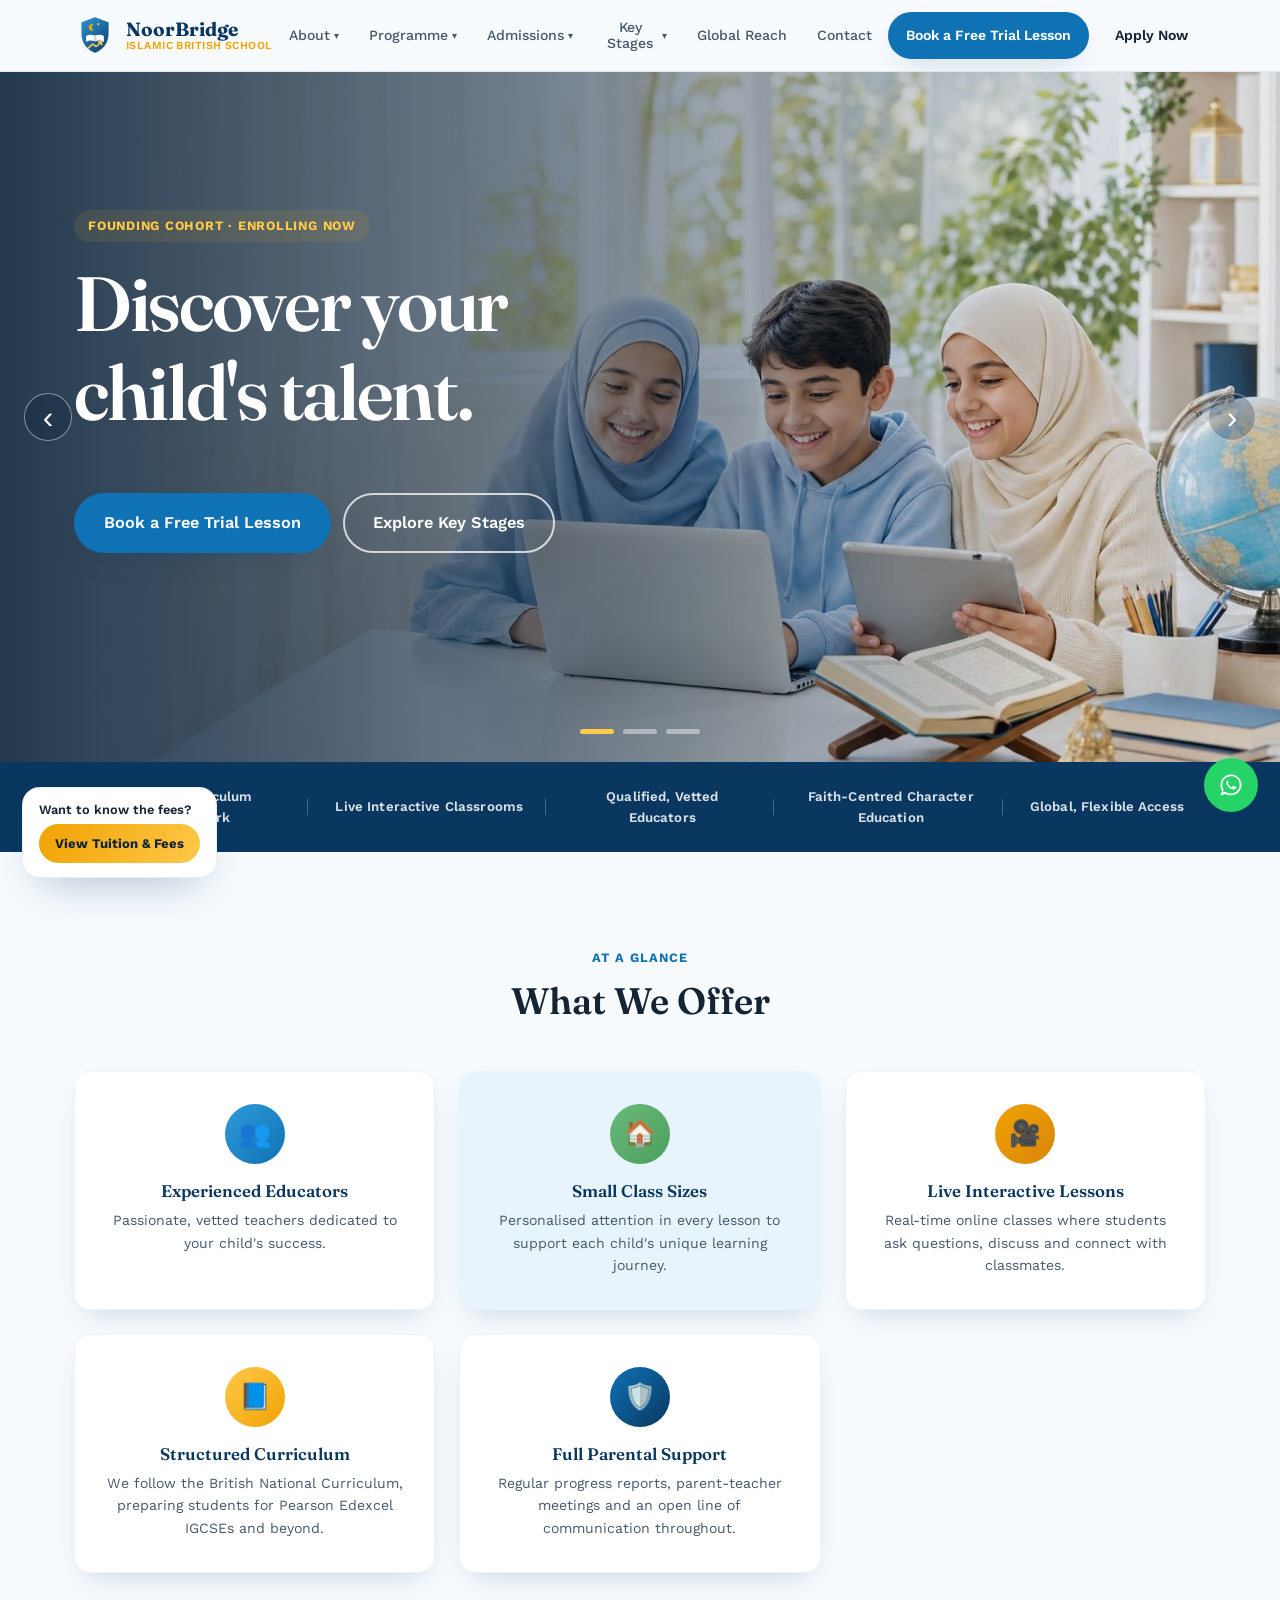
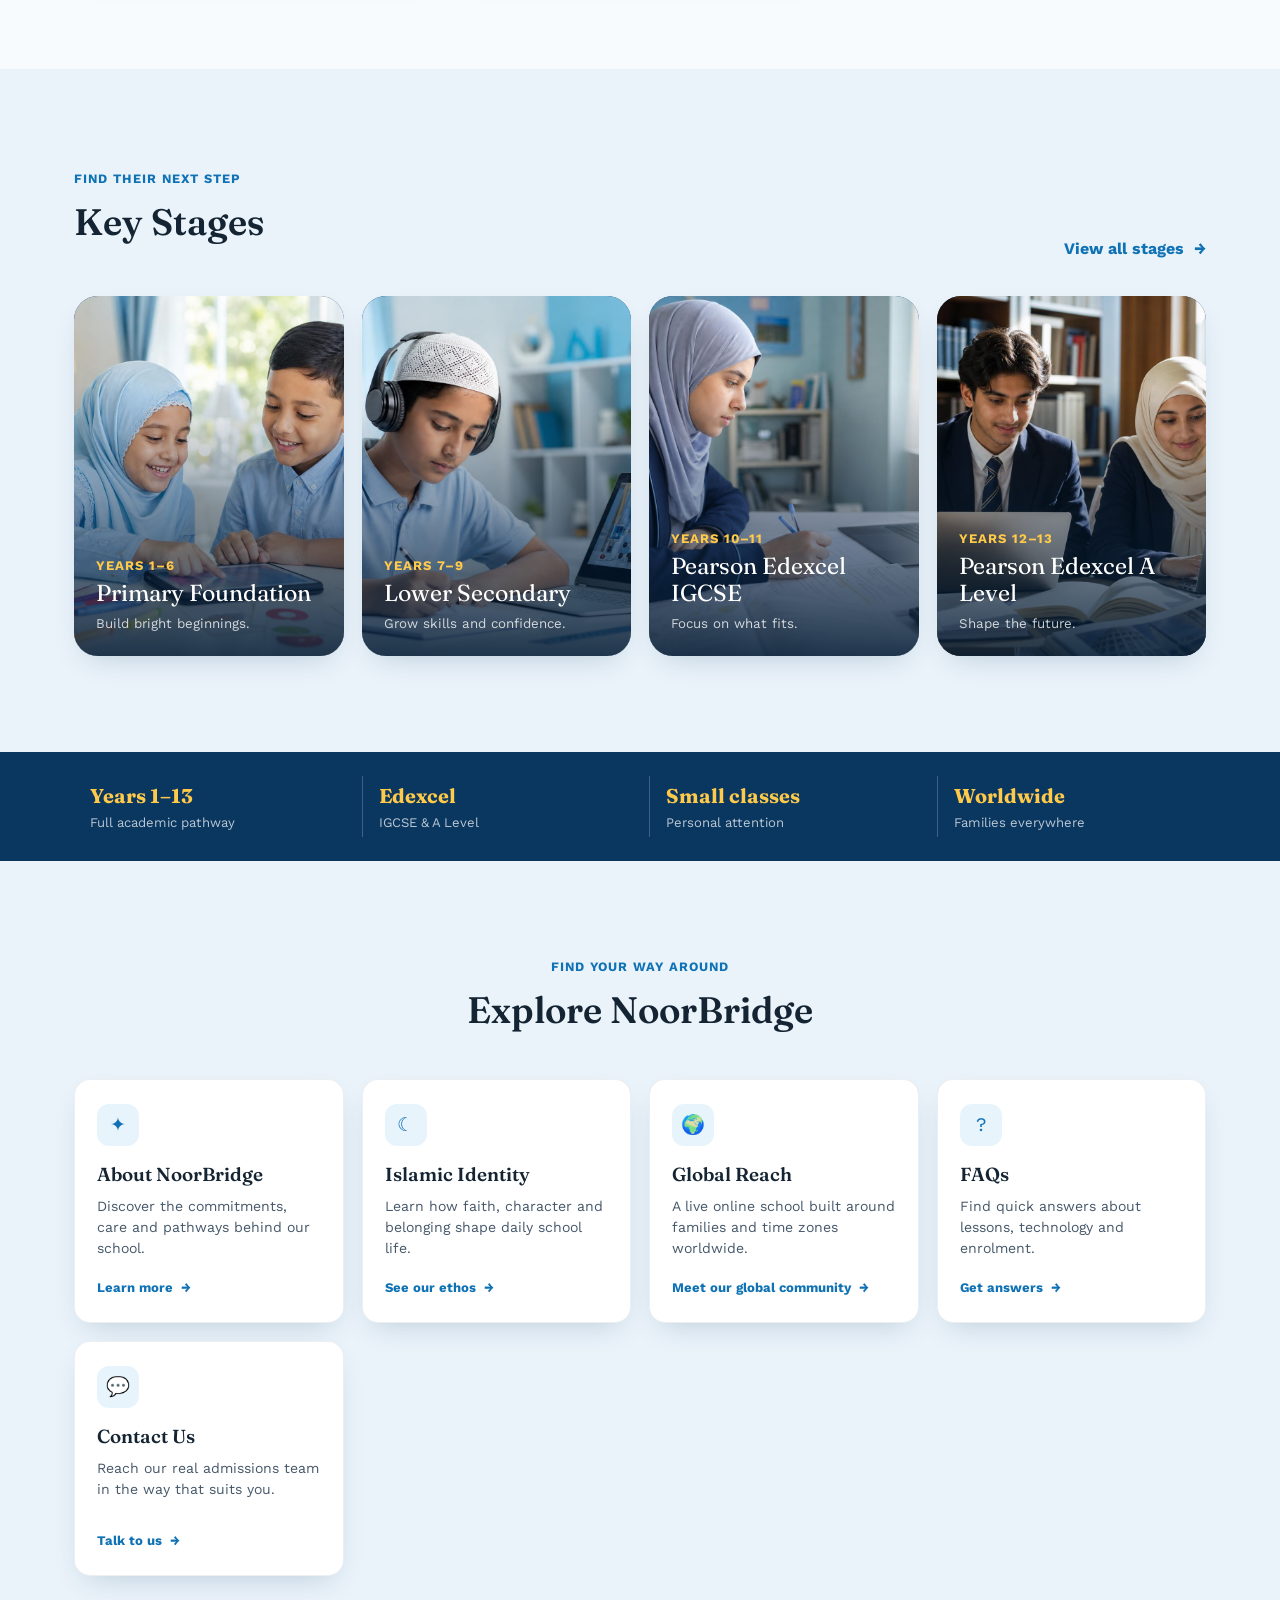
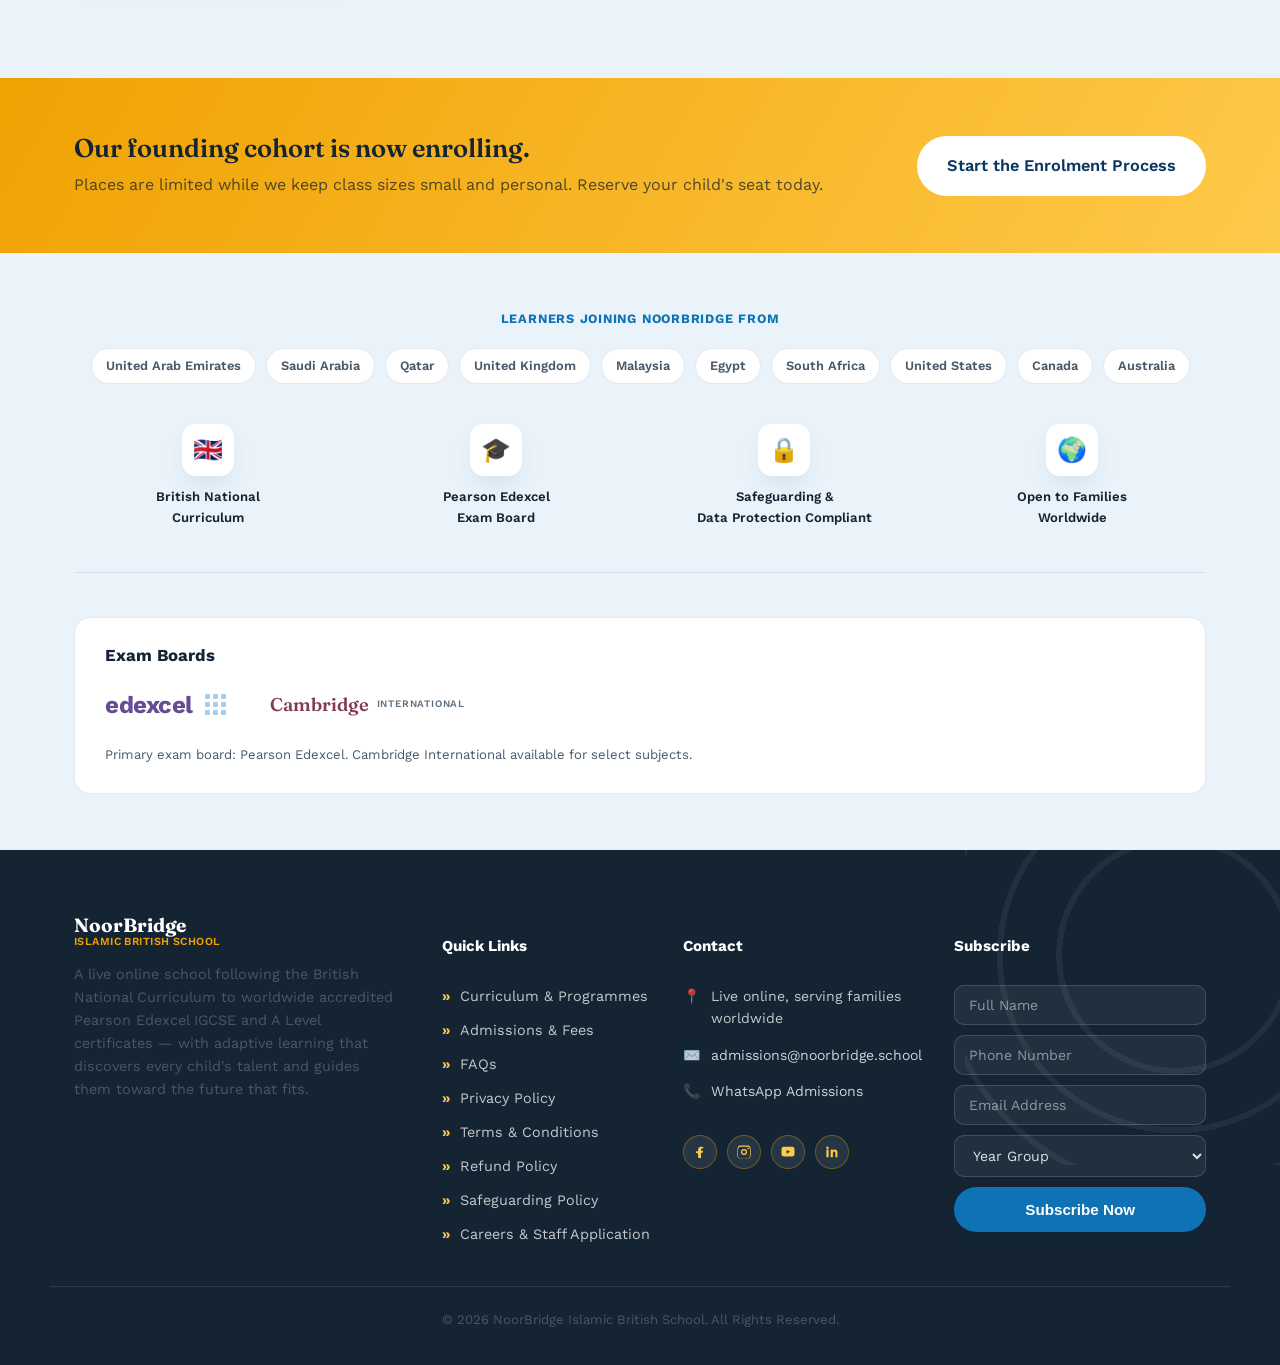
<file: index.html>
<!DOCTYPE html>
<html lang="en">
<head>
<meta charset="UTF-8" />
<meta name="viewport" content="width=device-width, initial-scale=1.0" />
<title>NoorBridge Islamic British School — Discover Talent. Follow the British Curriculum. Shape the Future.</title>
<meta name="description" content="NoorBridge Islamic British School is a live online school following the British National Curriculum to worldwide accredited Pearson Edexcel IGCSE and A Level certificates — with adaptive learning that discovers every child's talent and guides them to the right career path." />
<link rel="preconnect" href="https://fonts.googleapis.com">
<link rel="preconnect" href="https://fonts.gstatic.com" crossorigin>
<link href="https://fonts.googleapis.com/css2?family=Fraunces:opsz,wght@9..144,500;9..144,600;9..144,700&family=Work+Sans:wght@400;500;600;700&display=swap" rel="stylesheet">
<link rel="icon" type="image/svg+xml" href="assets/favicon.svg">
<link rel="stylesheet" href="css/style.css">
</head>
<body>

<!-- ===== SHARED HEADER / NAV ===== -->
<!-- ===== HEADER ===== -->
<header class="site-header" id="top">
  <div class="container header-inner">
    <a href="index.html#top" class="brand">
      <span class="brand-mark" aria-hidden="true">
        <svg width="42" height="42" viewBox="0 0 64 64" fill="none">
          <defs>
            <linearGradient id="logoGrad" x1="6" y1="4" x2="58" y2="60" gradientUnits="userSpaceOnUse">
              <stop offset="0" stop-color="#2f9bdb"/>
              <stop offset="1" stop-color="#0a3760"/>
            </linearGradient>
          </defs>
          <!-- shield / crest -->
          <path d="M32 4.5 L53 12.5 V29 C53 45 44 54.5 32 59.5 C20 54.5 11 45 11 29 V12.5 Z"
                fill="url(#logoGrad)" stroke="#ffffff" stroke-width="1.4" stroke-opacity="0.35"/>
          <!-- crescent + star: Islamic identity -->
          <path d="M29.5 15.5a5.2 5.2 0 100 9.6 6.2 6.2 0 010-9.6z" fill="#f0a202"/>
          <circle cx="37" cy="15.5" r="1.6" fill="#ffc94a"/>
          <!-- open book: curriculum / self-discovery -->
          <path d="M18.5 33.5c4-2.6 8.5-2.6 13.5-0.6 5-2 9.5-2 13.5 0.6v9c-4-2.6-8.5-2.6-13.5-0.6-5-2-9.5-2-13.5 0.6z"
                fill="#ffffff"/>
          <line x1="32" y1="33" x2="32" y2="42" stroke="#0a3760" stroke-width="1.1" stroke-opacity="0.5"/>
          <!-- upward path: guidance to the future -->
          <path d="M22 51.5 L28.5 46 L34 49.5 L42 42.5" stroke="#ffc94a" stroke-width="2.4" stroke-linecap="round" stroke-linejoin="round" fill="none"/>
          <path d="M37.5 42.5 L42 42.5 L42 47" stroke="#ffc94a" stroke-width="2.4" stroke-linecap="round" stroke-linejoin="round" fill="none"/>
        </svg>
      </span>
      <span class="brand-name-group">
        <span class="brand-name">NoorBridge</span>
        <span class="brand-tagline">Islamic British School</span>
      </span>
    </a>

    <nav class="main-nav" id="mainNav">
      <div class="nav-group">
        <button type="button" class="nav-group-trigger">About <span class="nav-caret">▾</span></button>
        <div class="nav-dropdown">
          <a href="about.html#why-us">Why NoorBridge</a>
          <a href="about.html#discovery">Talent Discovery</a>
          <a href="about.html#wellbeing">Pastoral &amp; Wellbeing</a>
          <a href="about.html#careers">Career Pathways</a>
        </div>
      </div>
      <div class="nav-group">
        <button type="button" class="nav-group-trigger">Programme <span class="nav-caret">▾</span></button>
        <div class="nav-dropdown">
          <a href="curriculum.html#pathway">Curriculum &amp; Pathway</a>
          <a href="islamic-identity.html#identity">Islamic Identity</a>
          <a href="curriculum.html#ai-learning">Adaptive Learning</a>
          <a href="curriculum.html#delivery">How We Deliver Lessons</a>
        </div>
      </div>
      <div class="nav-group">
        <button type="button" class="nav-group-trigger">Admissions <span class="nav-caret">▾</span></button>
        <div class="nav-dropdown">
          <a href="fees.html#fees">Fees</a>
          <a href="fees.html#tutoring">After-School Tutoring</a>
          <a href="admissions.html#admissions">Admissions Process</a>
          <a href="faq.html#faq">FAQs</a>
        </div>
      </div>
      <div class="nav-group">
        <button type="button" class="nav-group-trigger">Key Stages <span class="nav-caret">▾</span></button>
        <div class="nav-dropdown">
          <a href="stage-primary.html">Primary · Years 1–6</a>
          <a href="stage-lower-secondary.html">Lower Secondary · Years 7–9</a>
          <a href="stage-gcse.html">IGCSE · Years 10–11</a>
          <a href="stage-sixth-form.html">Sixth Form · Years 12–13</a>
          <a href="stages.html">All Key Stages</a>
        </div>
      </div>
      <a href="global-reach.html#global" class="nav-single">Global Reach</a>
      <a href="contact.html#contact" class="nav-single">Contact</a>
    </nav>

    <div class="header-actions">
      <a href="admissions.html#admissions" class="btn btn-primary">Book a Free Trial Lesson</a>
      <a href="admissions.html#admissions" class="btn btn-ghost">Apply Now</a>
      <button class="nav-toggle" id="navToggle" aria-label="Open menu" aria-expanded="false">
        <span></span><span></span><span></span>
      </button>
    </div>
  </div>
</header>

<!-- ===== SHARED FLOATING ACTIONS ===== -->
<!-- ===== FLOATING TUITION BADGE (bottom-left) ===== -->
<a href="fees.html#fees" class="tuition-fab">
  <span class="tuition-fab-text">Want to know the fees?</span>
  <span class="tuition-fab-btn">View Tuition &amp; Fees</span>
</a>

<!-- ===== FLOATING CONTACT CLUSTER (bottom-right: WhatsApp + Back to Top) ===== -->
<div class="fab-stack">
  <!-- Replace the number below with the school's real WhatsApp business number -->
  <a href="https://wa.me/000000000000?text=Assalamu%20Alaikum%2C%20I%27d%20like%20to%20ask%20about%20admissions%20at%20NoorBridge"
     class="whatsapp-fab" target="_blank" rel="noopener" aria-label="Chat with admissions on WhatsApp">
    <svg width="26" height="26" viewBox="0 0 32 32" fill="#ffffff"><path d="M16 3C9 3 3 9 3 16c0 2.6.8 5 2.1 7.1L3 29l6.1-2c2 1.1 4.3 1.7 6.9 1.7 7 0 13-6 13-13S23 3 16 3zm0 2c5.9 0 10.7 4.8 10.7 10.7S21.9 26.4 16 26.4c-2.3 0-4.4-.7-6.2-1.9l-.4-.3-3.5 1.1 1.1-3.4-.3-.4A10.6 10.6 0 015.3 16C5.3 10.1 10.1 5.3 16 5.3zm-3.9 5.6c-.2 0-.6 0-.8.3-.3.3-1.1 1-1.1 2.5s1.1 2.9 1.3 3.1c.2.2 2.1 3.3 5.2 4.4 2.6.9 3.1.8 3.6.7.6-.1 1.9-.8 2.1-1.5.3-.7.3-1.4.2-1.5-.1-.2-.4-.3-.8-.5-.4-.2-2.1-1-2.4-1.2-.3-.1-.5-.2-.8.2-.2.3-.9 1.1-1.1 1.3-.2.2-.4.3-.7.1-.4-.2-1.5-.6-2.7-1.7-1-.9-1.6-2-1.8-2.4-.2-.3 0-.5.1-.7l.5-.6c.2-.2.2-.4.1-.6-.1-.2-.6-1.4-.8-1.9-.2-.5-.4-.4-.6-.4z"/></svg>
  </a>
  <button type="button" class="back-to-top" id="backToTop" aria-label="Back to top">
    <svg width="18" height="18" viewBox="0 0 24 24" fill="none" stroke="#ffffff" stroke-width="2.4" stroke-linecap="round" stroke-linejoin="round">
      <path d="M6 15l6-6 6 6"/>
    </svg>
  </button>
</div>

<main>
<!-- ===== HERO SLIDER ===== -->
<section class="hero-slider" aria-label="NoorBridge highlights" data-slider>
  <div class="hero-slides">
    <article class="hero-slide is-active" data-slide>
      <img src="assets/hero-1.jpg" alt="NoorBridge learner studying in a bright online classroom" loading="eager">
      <div class="hero-slide-overlay"></div>
      <div class="container hero-slide-content">
        <p class="eyebrow">Founding cohort · Enrolling now</p>
        <h1>Discover your child's talent.</h1>
        <div class="hero-ctas">
          <a href="admissions.html#admissions" class="btn btn-primary btn-lg">Book a Free Trial Lesson</a>
          <a href="stages.html" class="btn btn-outline btn-lg">Explore Key Stages</a>
        </div>
      </div>
    </article>
    <article class="hero-slide" data-slide>
      <img src="assets/hero-2.jpg" alt="Learners connecting through a live NoorBridge lesson" loading="lazy">
      <div class="hero-slide-overlay"></div>
      <div class="container hero-slide-content">
        <p class="eyebrow">British learning · Faith-centred character</p>
        <h1>British curriculum. Islamic heart.</h1>
        <div class="hero-ctas">
          <a href="admissions.html#admissions" class="btn btn-primary btn-lg">Book a Free Trial Lesson</a>
          <a href="stages.html" class="btn btn-outline btn-lg">Explore Key Stages</a>
        </div>
      </div>
    </article>
    <article class="hero-slide" data-slide>
      <img src="assets/hero-3.jpg" alt="Student joining a live online class from home" loading="lazy">
      <div class="hero-slide-overlay"></div>
      <div class="container hero-slide-content">
        <p class="eyebrow">Live online · Worldwide access</p>
        <h1>Live lessons, anywhere in the world.</h1>
        <div class="hero-ctas">
          <a href="admissions.html#admissions" class="btn btn-primary btn-lg">Book a Free Trial Lesson</a>
          <a href="stages.html" class="btn btn-outline btn-lg">Explore Key Stages</a>
        </div>
      </div>
    </article>
  </div>
  <button class="hero-slider-arrow hero-slider-prev" type="button" aria-label="Previous slide" data-slider-prev>‹</button>
  <button class="hero-slider-arrow hero-slider-next" type="button" aria-label="Next slide" data-slider-next>›</button>
  <div class="hero-slider-controls" role="tablist" aria-label="Choose a highlight">
    <button type="button" class="hero-slider-dot is-active" role="tab" aria-selected="true" aria-label="Show slide 1" data-slide-dot="0"></button>
    <button type="button" class="hero-slider-dot" role="tab" aria-selected="false" aria-label="Show slide 2" data-slide-dot="1"></button>
    <button type="button" class="hero-slider-dot" role="tab" aria-selected="false" aria-label="Show slide 3" data-slide-dot="2"></button>
  </div>
</section>

<!-- ===== LOGO / STRIP BAR ===== -->
<section class="strip">
  <div class="container strip-inner">
    <span>British Curriculum Framework</span>
    <span>Live Interactive Classrooms</span>
    <span>Qualified, Vetted Educators</span>
    <span>Faith-Centred Character Education</span>
    <span>Global, Flexible Access</span>
  </div>
</section>

<!-- ===== WHAT WE OFFER ===== -->
<section class="section" id="offer">
  <div class="container">
    <div class="offer-heading">
      <p class="section-tag">At a Glance</p>
      <h2>What We Offer</h2>
    </div>

    <div class="offer-grid">
      <div class="offer-card">
        <div class="offer-icon offer-icon-blue">👥</div>
        <h3>Experienced Educators</h3>
        <p>Passionate, vetted teachers dedicated to your child's success.</p>
      </div>
      <div class="offer-card offer-card-featured">
        <div class="offer-icon offer-icon-green">🏠</div>
        <h3>Small Class Sizes</h3>
        <p>Personalised attention in every lesson to support each child's unique learning journey.</p>
      </div>
      <div class="offer-card">
        <div class="offer-icon offer-icon-orange">🎥</div>
        <h3>Live Interactive Lessons</h3>
        <p>Real-time online classes where students ask questions, discuss and connect with classmates.</p>
      </div>
      <div class="offer-card">
        <div class="offer-icon offer-icon-gold">📘</div>
        <h3>Structured Curriculum</h3>
        <p>We follow the British National Curriculum, preparing students for Pearson Edexcel IGCSEs and beyond.</p>
      </div>
      <div class="offer-card">
        <div class="offer-icon offer-icon-navy">🛡️</div>
        <h3>Full Parental Support</h3>
        <p>Regular progress reports, parent-teacher meetings and an open line of communication throughout.</p>
      </div>
    </div>
  </div>
</section>

<!-- ===== KEY STAGES ===== -->
<section class="section section-alt key-stages-home" id="key-stages">
  <div class="container">
    <div class="section-heading-row">
      <div>
        <p class="section-tag">Find their next step</p>
        <h2>Key Stages</h2>
      </div>
      <a class="text-link" href="stages.html">View all stages <span aria-hidden="true">→</span></a>
    </div>
    <div class="stage-card-grid">
      <a class="stage-card" href="stage-primary.html">
        <img src="assets/stage-primary.jpg" alt="Primary learners building a strong foundation" loading="lazy">
        <span class="stage-card-caption"><strong>Years 1–6</strong><span>Primary Foundation</span><small>Build bright beginnings.</small></span>
      </a>
      <a class="stage-card" href="stage-lower-secondary.html">
        <img src="assets/stage-lower-secondary.jpg" alt="Lower secondary learners exploring new subjects" loading="lazy">
        <span class="stage-card-caption"><strong>Years 7–9</strong><span>Lower Secondary</span><small>Grow skills and confidence.</small></span>
      </a>
      <a class="stage-card" href="stage-gcse.html">
        <img src="assets/stage-gcse.jpg" alt="IGCSE learners preparing for their next chapter" loading="lazy">
        <span class="stage-card-caption"><strong>Years 10–11</strong><span>Pearson Edexcel IGCSE</span><small>Focus on what fits.</small></span>
      </a>
      <a class="stage-card" href="stage-sixth-form.html">
        <img src="assets/stage-sixth-form.jpg" alt="Sixth Form learner preparing for university and beyond" loading="lazy">
        <span class="stage-card-caption"><strong>Years 12–13</strong><span>Pearson Edexcel A Level</span><small>Shape the future.</small></span>
      </a>
    </div>
  </div>
</section>

<!-- ===== STATS BAND ===== -->
<section class="stats-band">
  <div class="container stats-grid">
    <div><strong>Years 1–13</strong><span>Full academic pathway</span></div>
    <div><strong>Edexcel</strong><span>IGCSE &amp; A Level</span></div>
    <div><strong>Small classes</strong><span>Personal attention</span></div>
    <div><strong>Worldwide</strong><span>Families everywhere</span></div>
  </div>
</section>

<!-- ===== EXPLORE NOORBRIDGE ===== -->
<section class="section section-alt explore-section" id="explore">
  <div class="container">
    <div class="offer-heading">
      <p class="section-tag">Find Your Way Around</p>
      <h2>Explore NoorBridge</h2>
    </div>
    <div class="explore-grid">
      <a class="explore-card" href="about.html">
        <span class="explore-card-icon">✦</span>
        <span class="explore-card-title">About NoorBridge</span>
        <span class="explore-card-text">Discover the commitments, care and pathways behind our school.</span>
        <span class="explore-card-link">Learn more <span aria-hidden="true">→</span></span>
      </a>
      <a class="explore-card" href="islamic-identity.html">
        <span class="explore-card-icon">☾</span>
        <span class="explore-card-title">Islamic Identity</span>
        <span class="explore-card-text">Learn how faith, character and belonging shape daily school life.</span>
        <span class="explore-card-link">See our ethos <span aria-hidden="true">→</span></span>
      </a>
      <a class="explore-card" href="global-reach.html">
        <span class="explore-card-icon">🌍</span>
        <span class="explore-card-title">Global Reach</span>
        <span class="explore-card-text">A live online school built around families and time zones worldwide.</span>
        <span class="explore-card-link">Meet our global community <span aria-hidden="true">→</span></span>
      </a>
      <a class="explore-card" href="faq.html">
        <span class="explore-card-icon">?</span>
        <span class="explore-card-title">FAQs</span>
        <span class="explore-card-text">Find quick answers about lessons, technology and enrolment.</span>
        <span class="explore-card-link">Get answers <span aria-hidden="true">→</span></span>
      </a>
      <a class="explore-card" href="contact.html">
        <span class="explore-card-icon">💬</span>
        <span class="explore-card-title">Contact Us</span>
        <span class="explore-card-text">Reach our real admissions team in the way that suits you.</span>
        <span class="explore-card-link">Talk to us <span aria-hidden="true">→</span></span>
      </a>
    </div>
  </div>
</section>

<!-- ===== CTA BANNER ===== -->
<section class="cta-banner">
  <div class="container cta-banner-inner">
    <div>
      <h2>Our founding cohort is now enrolling.</h2>
      <p>Places are limited while we keep class sizes small and personal. Reserve your child's seat today.</p>
    </div>
    <a href="admissions.html#admissions" class="btn btn-light btn-lg">Start the Enrolment Process</a>
  </div>
</section>

<!-- ===== RECOGNITION & NEWSLETTER ===== -->
<section class="recognition">
  <div class="container">
    <p class="recognition-label">Learners Joining NoorBridge From</p>
    <div class="country-row">
      <span>United Arab Emirates</span>
      <span>Saudi Arabia</span>
      <span>Qatar</span>
      <span>United Kingdom</span>
      <span>Malaysia</span>
      <span>Egypt</span>
      <span>South Africa</span>
      <span>United States</span>
      <span>Canada</span>
      <span>Australia</span>
    </div>

    <div class="recognition-badges">
      <div class="recognition-badge">
        <span class="recognition-icon">🇬🇧</span>
        <p>British National<br>Curriculum</p>
      </div>
      <div class="recognition-badge">
        <span class="recognition-icon">🎓</span>
        <p>Pearson Edexcel<br>Exam Board</p>
      </div>
      <div class="recognition-badge">
        <span class="recognition-icon">🔒</span>
        <p>Safeguarding &amp;<br>Data Protection Compliant</p>
      </div>
      <div class="recognition-badge">
        <span class="recognition-icon">🌍</span>
        <p>Open to Families<br>Worldwide</p>
      </div>
    </div>

    <div class="examboards-card">
      <h3>Exam Boards</h3>
      <div class="examboards-row">
        <span class="examboard-mark examboard-edexcel">
          edexcel
          <span class="examboard-dots" aria-hidden="true">
            <i></i><i></i><i></i><i></i><i></i><i></i><i></i><i></i><i></i>
          </span>
        </span>
        <span class="examboard-mark examboard-cambridge">
          Cambridge<span>International</span>
        </span>
      </div>
      <p class="examboards-note">Primary exam board: Pearson Edexcel. Cambridge International available for select subjects.</p>
    </div>
  </div>
</section>
</main>

<!-- ===== SHARED FOOTER ===== -->
<!-- ===== FOOTER ===== -->
<footer class="site-footer">
  <div class="footer-pattern" aria-hidden="true"></div>
  <div class="container footer-inner">
    <div class="footer-brand">
      <span class="brand-name-group">
        <span class="brand-name">NoorBridge</span>
        <span class="brand-tagline">Islamic British School</span>
      </span>
      <p>A live online school following the British National Curriculum to worldwide accredited
      Pearson Edexcel IGCSE and A Level certificates — with adaptive learning that discovers every
      child's talent and guides them toward the future that fits.</p>
    </div>

    <div class="footer-col">
      <h4>Quick Links</h4>
      <ul class="footer-link-list">
        <li><a href="curriculum.html#pathway">Curriculum &amp; Programmes</a></li>
        <li><a href="fees.html#fees">Admissions &amp; Fees</a></li>
        <li><a href="faq.html#faq">FAQs</a></li>
        <li><a href="index.html#top">Privacy Policy</a></li>
        <li><a href="index.html#top">Terms &amp; Conditions</a></li>
        <li><a href="index.html#top">Refund Policy</a></li>
        <li><a href="index.html#top">Safeguarding Policy</a></li>
        <li><a href="mailto:careers@noorbridge.school">Careers &amp; Staff Application</a></li>
      </ul>
    </div>

    <div class="footer-col">
      <h4>Contact</h4>
      <ul class="footer-contact-list">
        <li>
          <span class="footer-contact-icon">📍</span>
          <span>Live online, serving families worldwide</span>
        </li>
        <li>
          <span class="footer-contact-icon">✉️</span>
          <a href="mailto:admissions@noorbridge.school">admissions@noorbridge.school</a>
        </li>
        <li>
          <span class="footer-contact-icon">📞</span>
          <a href="https://wa.me/000000000000" target="_blank" rel="noopener">WhatsApp Admissions</a>
        </li>
      </ul>
      <div class="social-row">
        <a href="index.html#top" aria-label="Facebook"><svg width="16" height="16" viewBox="0 0 24 24" fill="currentColor"><path d="M13.5 21v-7.7h2.6l.4-3h-3v-1.9c0-.9.2-1.5 1.6-1.5h1.6V4.2C15.9 4.1 14.8 4 13.6 4c-2.6 0-4.4 1.6-4.4 4.5v2.3h-3v3h3V21h3.3z"/></svg></a>
        <a href="index.html#top" aria-label="Instagram"><svg width="16" height="16" viewBox="0 0 24 24" fill="currentColor"><path d="M12 2.2c3.2 0 3.6 0 4.9.1 1.2.1 1.9.2 2.3.4.6.2 1 .5 1.4.9.4.4.7.8.9 1.4.2.4.3 1 .4 2.3.1 1.3.1 1.6.1 4.9s0 3.6-.1 4.9c-.1 1.2-.2 1.9-.4 2.3-.2.6-.5 1-.9 1.4-.4.4-.8.7-1.4.9-.4.2-1 .3-2.3.4-1.3.1-1.6.1-4.9.1s-3.6 0-4.9-.1c-1.2-.1-1.9-.2-2.3-.4-.6-.2-1-.5-1.4-.9-.4-.4-.7-.8-.9-1.4-.2-.4-.3-1-.4-2.3C2.2 15.6 2.2 15.2 2.2 12s0-3.6.1-4.9c.1-1.2.2-1.9.4-2.3.2-.6.5-1 .9-1.4.4-.4.8-.7 1.4-.9.4-.2 1-.3 2.3-.4C8.4 2.2 8.8 2.2 12 2.2zm0 1.8c-3.1 0-3.5 0-4.7.1-1 0-1.6.2-1.9.3-.5.2-.8.4-1.2.8-.4.4-.6.7-.8 1.2-.1.3-.3.9-.3 1.9-.1 1.2-.1 1.6-.1 4.7s0 3.5.1 4.7c0 1 .2 1.6.3 1.9.2.5.4.8.8 1.2.4.4.7.6 1.2.8.3.1.9.3 1.9.3 1.2.1 1.6.1 4.7.1s3.5 0 4.7-.1c1 0 1.6-.2 1.9-.3.5-.2.8-.4 1.2-.8.4-.4.6-.7.8-1.2.1-.3.3-.9.3-1.9.1-1.2.1-1.6.1-4.7s0-3.5-.1-4.7c0-1-.2-1.6-.3-1.9-.2-.5-.4-.8-.8-1.2-.4-.4-.7-.6-1.2-.8-.3-.1-.9-.3-1.9-.3-1.2-.1-1.6-.1-4.7-.1zm0 3.5a4.5 4.5 0 110 9 4.5 4.5 0 010-9zm0 1.8a2.7 2.7 0 100 5.4 2.7 2.7 0 000-5.4zm5.7-3.6a1.1 1.1 0 110 2.1 1.1 1.1 0 010-2.1z"/></svg></a>
        <a href="index.html#top" aria-label="YouTube"><svg width="16" height="16" viewBox="0 0 24 24" fill="currentColor"><path d="M21.6 7.2s-.2-1.5-.8-2.1c-.8-.8-1.7-.8-2.1-.9C15.9 4 12 4 12 4h0s-3.9 0-6.7.2c-.4 0-1.3.1-2.1.9-.6.6-.8 2.1-.8 2.1S2.2 9 2.2 10.7v1.5c0 1.8.2 3.5.2 3.5s.2 1.5.8 2.1c.8.8 1.8.8 2.3.9 1.6.2 6.5.2 6.5.2s3.9 0 6.7-.2c.4 0 1.3-.1 2.1-.9.6-.6.8-2.1.8-2.1s.2-1.7.2-3.5v-1.5c0-1.8-.2-3.5-.2-3.5zM9.9 14.6V8.9l5.4 2.9-5.4 2.8z"/></svg></a>
        <a href="index.html#top" aria-label="LinkedIn"><svg width="16" height="16" viewBox="0 0 24 24" fill="currentColor"><path d="M6.9 8.4H3.6V20h3.3V8.4zM5.3 3.6a1.9 1.9 0 100 3.8 1.9 1.9 0 000-3.8zM20.4 20h-3.3v-6.2c0-1.5-.5-2.5-1.8-2.5-1 0-1.6.7-1.9 1.3-.1.2-.1.6-.1.9V20H10c0-11.6 0-11.6 0-11.6h3.3v1.7c.4-.7 1.3-1.7 3-1.7 2.2 0 3.9 1.4 3.9 4.5V20z"/></svg></a>
      </div>
    </div>

    <div class="footer-col footer-subscribe">
      <h4>Subscribe</h4>
      <form class="subscribe-form" id="newsletterForm">
        <input type="text" name="subscribeName" placeholder="Full Name" required>
        <input type="tel" name="subscribePhone" placeholder="Phone Number">
        <input type="email" name="subscribeEmail" placeholder="Email Address" required>
        <select name="subscribeYear" aria-label="Year group of interest" required>
          <option value="" disabled selected>Year Group</option>
          <option>Year 1</option><option>Year 2</option><option>Year 3</option>
          <option>Year 4</option><option>Year 5</option><option>Year 6</option>
          <option>Year 7</option><option>Year 8</option><option>Year 9</option>
          <option>Year 10</option><option>Year 11</option><option>Year 12</option><option>Year 13</option>
        </select>
        <button type="submit" class="btn btn-primary btn-block">Subscribe Now</button>
      </form>
    </div>
  </div>
  <div class="footer-bottom">
    <p>© 2026 NoorBridge Islamic British School. All Rights Reserved.</p>
  </div>
</footer>

<!-- ===== SHARED SCRIPT ===== -->
<script src="js/main.js"></script>
</body>
</html>
</file>
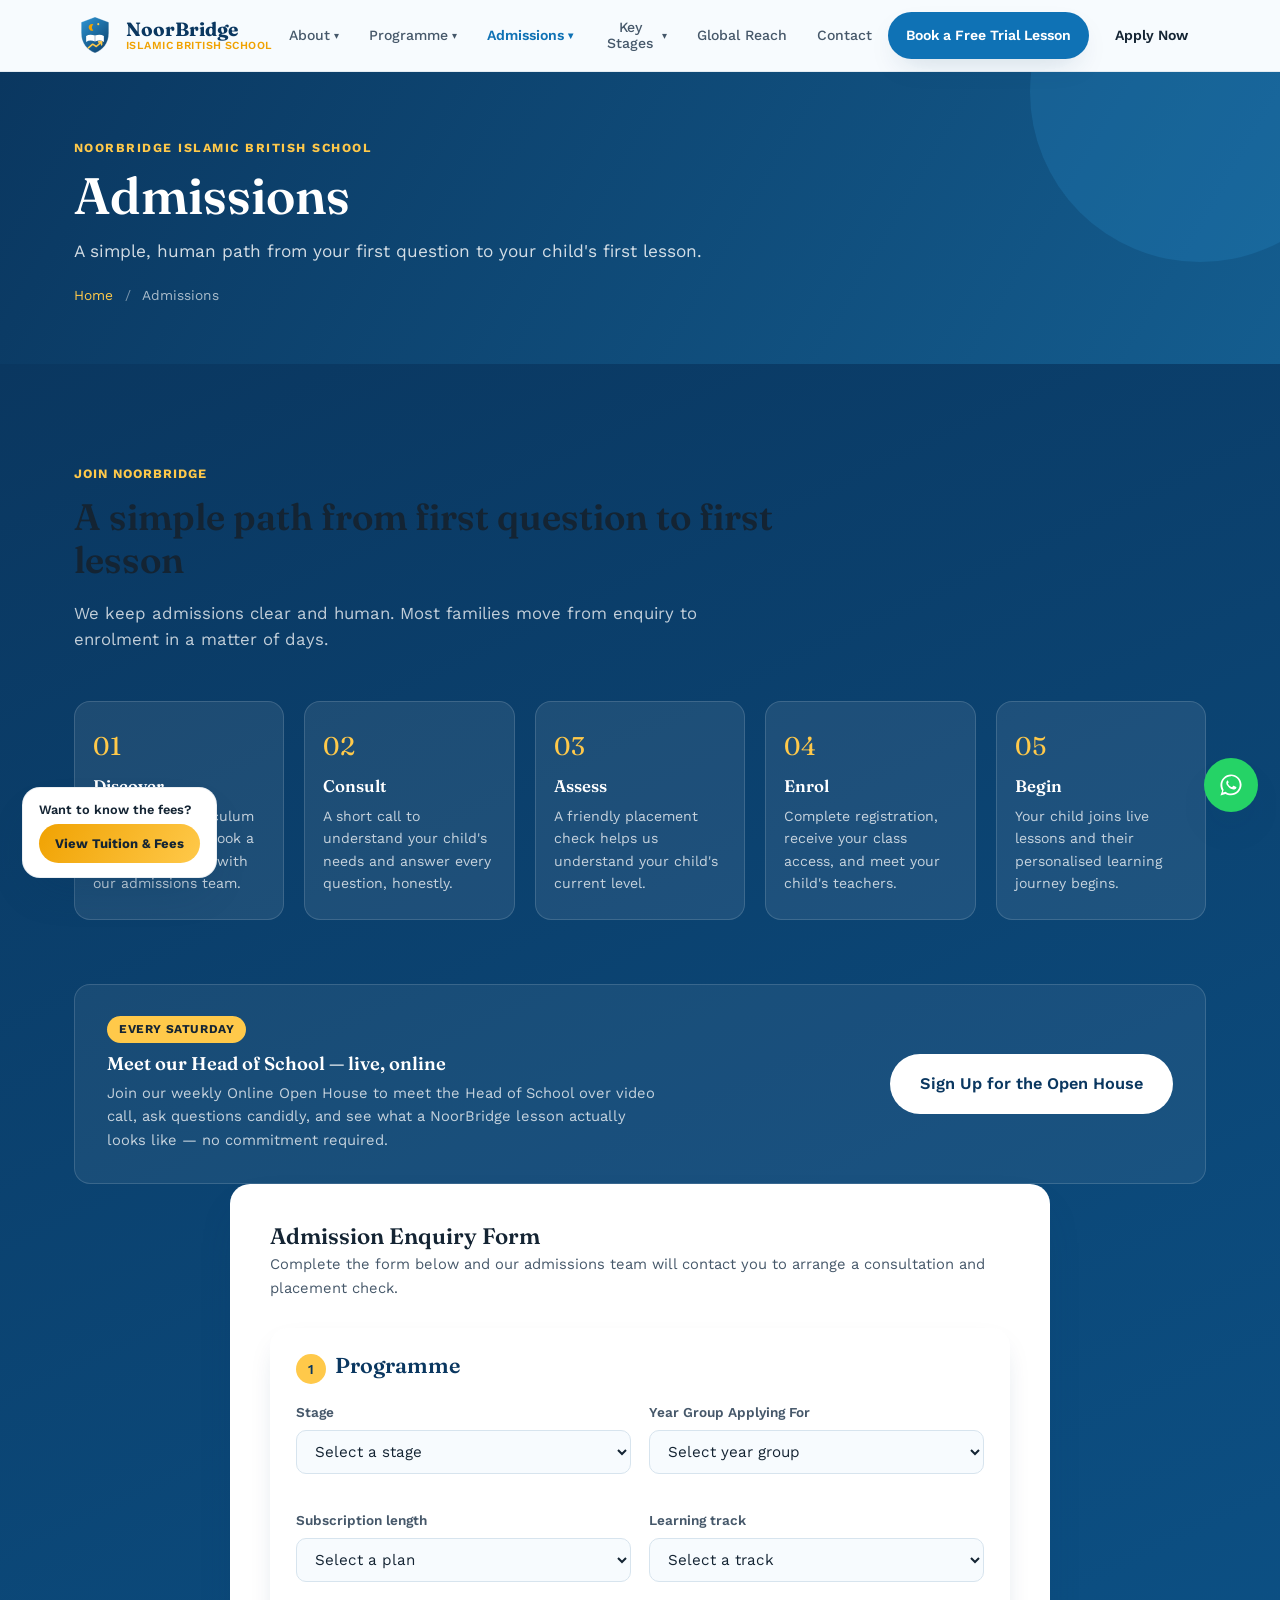
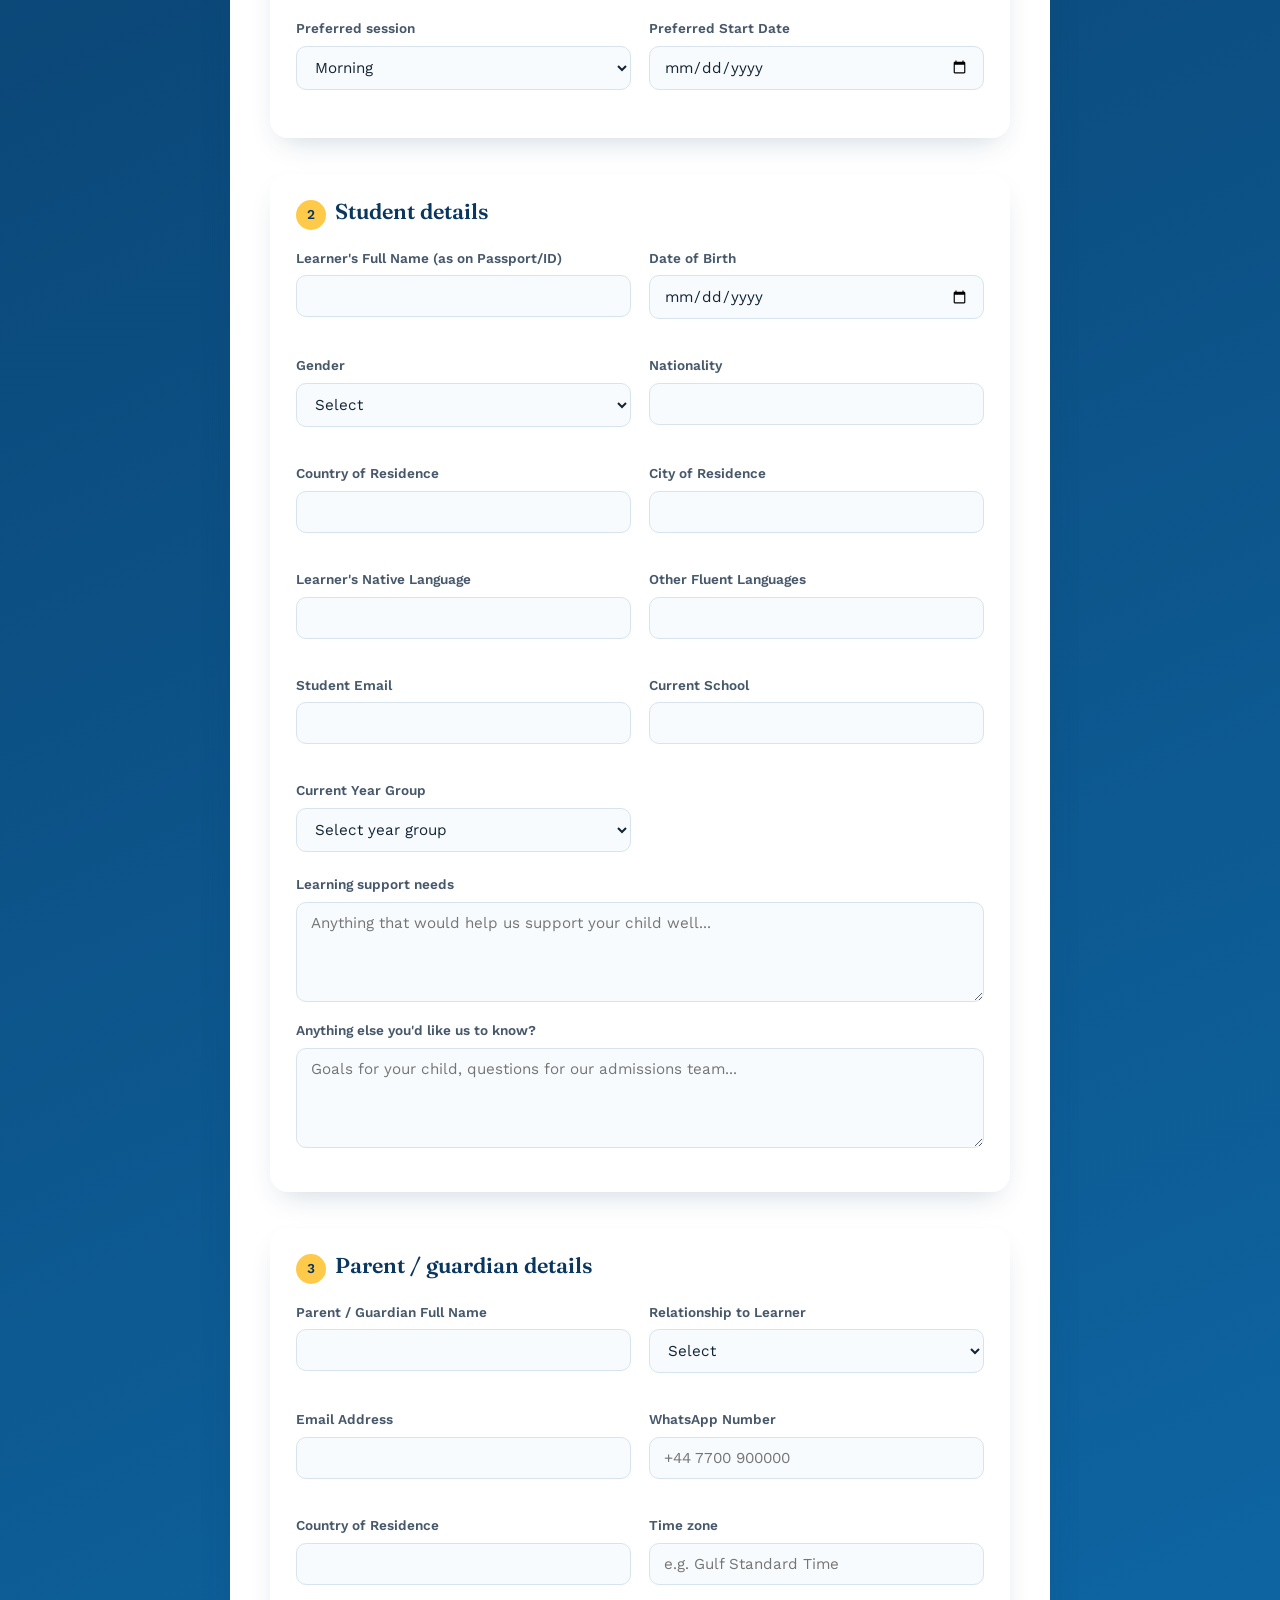
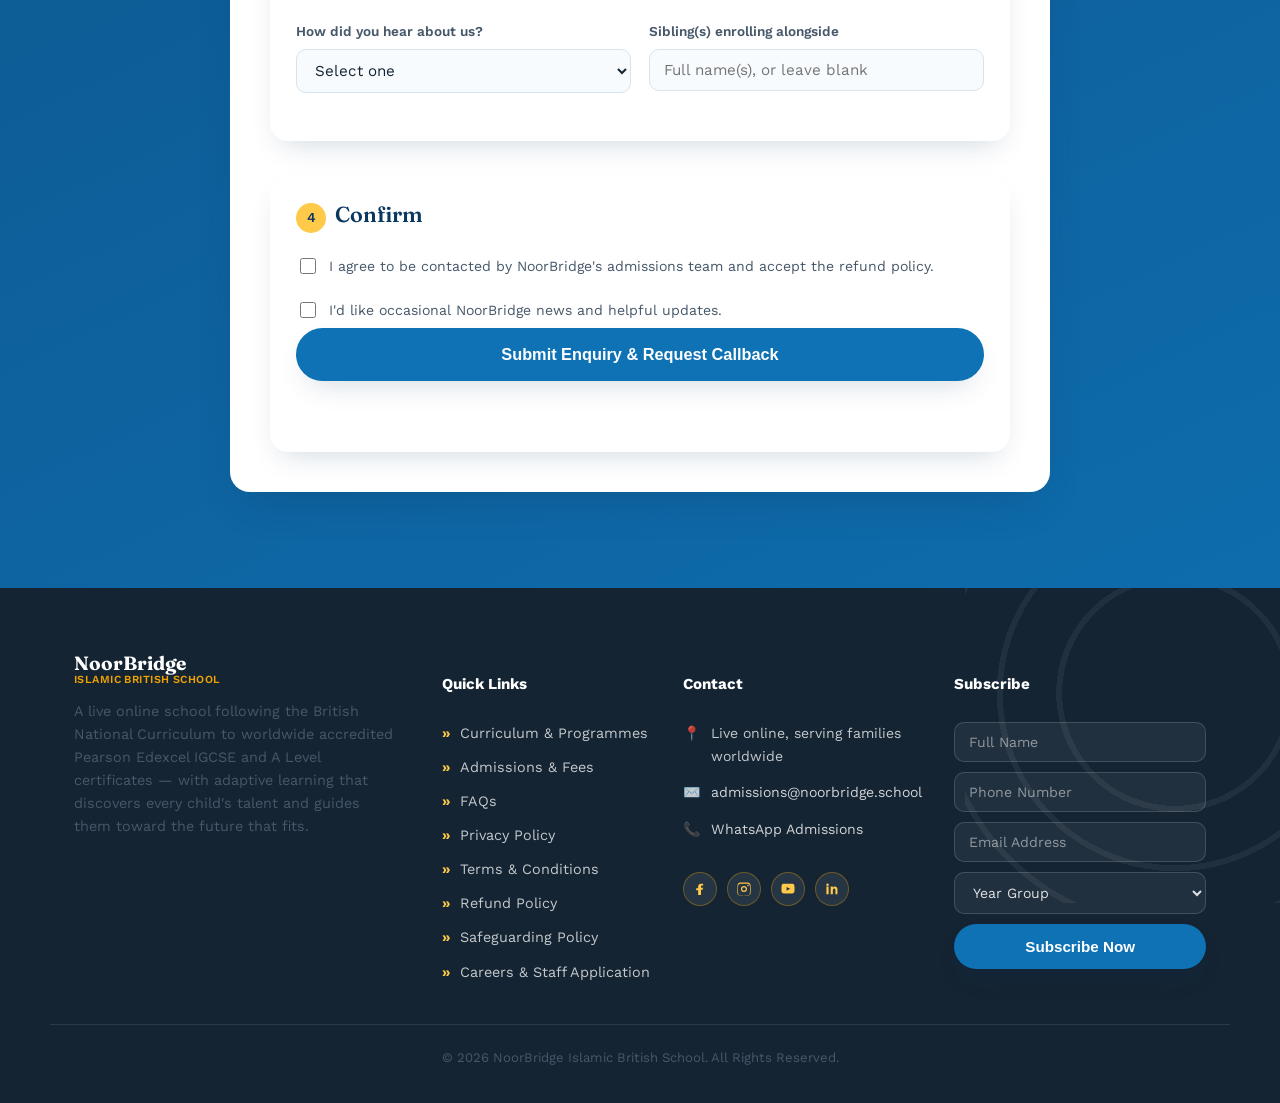
<file: admissions.html>
<!DOCTYPE html>
<html lang="en">
<head>
<meta charset="UTF-8">
<meta name="viewport" content="width=device-width, initial-scale=1.0">
<title>Admissions — NoorBridge Islamic British School</title>
<meta name="description" content="Follow NoorBridge's simple admissions process and submit an enquiry for your learner.">
<meta property="og:title" content="Admissions — NoorBridge Islamic British School">
<meta property="og:description" content="Follow NoorBridge's simple admissions process and submit an enquiry for your learner.">
<link rel="preconnect" href="https://fonts.googleapis.com">
<link rel="preconnect" href="https://fonts.gstatic.com" crossorigin>
<link href="https://fonts.googleapis.com/css2?family=Fraunces:opsz,wght@9..144,500;9..144,600;9..144,700&family=Work+Sans:wght@400;500;600;700&display=swap" rel="stylesheet">
<link rel="icon" type="image/svg+xml" href="assets/favicon.svg">
<link rel="stylesheet" href="css/style.css">
</head>
<body>
<!-- ===== SHARED HEADER / NAV ===== -->
<!-- ===== HEADER ===== -->
<header class="site-header" id="top">
  <div class="container header-inner">
    <a href="index.html#top" class="brand">
      <span class="brand-mark" aria-hidden="true">
        <svg width="42" height="42" viewBox="0 0 64 64" fill="none">
          <defs>
            <linearGradient id="logoGrad" x1="6" y1="4" x2="58" y2="60" gradientUnits="userSpaceOnUse">
              <stop offset="0" stop-color="#2f9bdb"/>
              <stop offset="1" stop-color="#0a3760"/>
            </linearGradient>
          </defs>
          <!-- shield / crest -->
          <path d="M32 4.5 L53 12.5 V29 C53 45 44 54.5 32 59.5 C20 54.5 11 45 11 29 V12.5 Z"
                fill="url(#logoGrad)" stroke="#ffffff" stroke-width="1.4" stroke-opacity="0.35"/>
          <!-- crescent + star: Islamic identity -->
          <path d="M29.5 15.5a5.2 5.2 0 100 9.6 6.2 6.2 0 010-9.6z" fill="#f0a202"/>
          <circle cx="37" cy="15.5" r="1.6" fill="#ffc94a"/>
          <!-- open book: curriculum / self-discovery -->
          <path d="M18.5 33.5c4-2.6 8.5-2.6 13.5-0.6 5-2 9.5-2 13.5 0.6v9c-4-2.6-8.5-2.6-13.5-0.6-5-2-9.5-2-13.5 0.6z"
                fill="#ffffff"/>
          <line x1="32" y1="33" x2="32" y2="42" stroke="#0a3760" stroke-width="1.1" stroke-opacity="0.5"/>
          <!-- upward path: guidance to the future -->
          <path d="M22 51.5 L28.5 46 L34 49.5 L42 42.5" stroke="#ffc94a" stroke-width="2.4" stroke-linecap="round" stroke-linejoin="round" fill="none"/>
          <path d="M37.5 42.5 L42 42.5 L42 47" stroke="#ffc94a" stroke-width="2.4" stroke-linecap="round" stroke-linejoin="round" fill="none"/>
        </svg>
      </span>
      <span class="brand-name-group">
        <span class="brand-name">NoorBridge</span>
        <span class="brand-tagline">Islamic British School</span>
      </span>
    </a>

    <nav class="main-nav" id="mainNav">
      <div class="nav-group">
        <button type="button" class="nav-group-trigger">About <span class="nav-caret">▾</span></button>
        <div class="nav-dropdown">
          <a href="about.html#why-us">Why NoorBridge</a>
          <a href="about.html#discovery">Talent Discovery</a>
          <a href="about.html#wellbeing">Pastoral &amp; Wellbeing</a>
          <a href="about.html#careers">Career Pathways</a>
        </div>
      </div>
      <div class="nav-group">
        <button type="button" class="nav-group-trigger">Programme <span class="nav-caret">▾</span></button>
        <div class="nav-dropdown">
          <a href="curriculum.html#pathway">Curriculum &amp; Pathway</a>
          <a href="islamic-identity.html#identity">Islamic Identity</a>
          <a href="curriculum.html#ai-learning">Adaptive Learning</a>
          <a href="curriculum.html#delivery">How We Deliver Lessons</a>
        </div>
      </div>
      <div class="nav-group">
        <button type="button" class="nav-group-trigger">Admissions <span class="nav-caret">▾</span></button>
        <div class="nav-dropdown">
          <a href="fees.html#fees">Fees</a>
          <a href="fees.html#tutoring">After-School Tutoring</a>
          <a href="admissions.html#admissions">Admissions Process</a>
          <a href="faq.html#faq">FAQs</a>
        </div>
      </div>
      <div class="nav-group">
        <button type="button" class="nav-group-trigger">Key Stages <span class="nav-caret">▾</span></button>
        <div class="nav-dropdown">
          <a href="stage-primary.html">Primary · Years 1–6</a>
          <a href="stage-lower-secondary.html">Lower Secondary · Years 7–9</a>
          <a href="stage-gcse.html">IGCSE · Years 10–11</a>
          <a href="stage-sixth-form.html">Sixth Form · Years 12–13</a>
          <a href="stages.html">All Key Stages</a>
        </div>
      </div>
      <a href="global-reach.html#global" class="nav-single">Global Reach</a>
      <a href="contact.html#contact" class="nav-single">Contact</a>
    </nav>

    <div class="header-actions">
      <a href="admissions.html#admissions" class="btn btn-primary">Book a Free Trial Lesson</a>
      <a href="admissions.html#admissions" class="btn btn-ghost">Apply Now</a>
      <button class="nav-toggle" id="navToggle" aria-label="Open menu" aria-expanded="false">
        <span></span><span></span><span></span>
      </button>
    </div>
  </div>
</header>

<!-- ===== SHARED FLOATING ACTIONS ===== -->
<!-- ===== FLOATING TUITION BADGE (bottom-left) ===== -->
<a href="fees.html#fees" class="tuition-fab">
  <span class="tuition-fab-text">Want to know the fees?</span>
  <span class="tuition-fab-btn">View Tuition &amp; Fees</span>
</a>

<!-- ===== FLOATING CONTACT CLUSTER (bottom-right: WhatsApp + Back to Top) ===== -->
<div class="fab-stack">
  <!-- Replace the number below with the school's real WhatsApp business number -->
  <a href="https://wa.me/000000000000?text=Assalamu%20Alaikum%2C%20I%27d%20like%20to%20ask%20about%20admissions%20at%20NoorBridge"
     class="whatsapp-fab" target="_blank" rel="noopener" aria-label="Chat with admissions on WhatsApp">
    <svg width="26" height="26" viewBox="0 0 32 32" fill="#ffffff"><path d="M16 3C9 3 3 9 3 16c0 2.6.8 5 2.1 7.1L3 29l6.1-2c2 1.1 4.3 1.7 6.9 1.7 7 0 13-6 13-13S23 3 16 3zm0 2c5.9 0 10.7 4.8 10.7 10.7S21.9 26.4 16 26.4c-2.3 0-4.4-.7-6.2-1.9l-.4-.3-3.5 1.1 1.1-3.4-.3-.4A10.6 10.6 0 015.3 16C5.3 10.1 10.1 5.3 16 5.3zm-3.9 5.6c-.2 0-.6 0-.8.3-.3.3-1.1 1-1.1 2.5s1.1 2.9 1.3 3.1c.2.2 2.1 3.3 5.2 4.4 2.6.9 3.1.8 3.6.7.6-.1 1.9-.8 2.1-1.5.3-.7.3-1.4.2-1.5-.1-.2-.4-.3-.8-.5-.4-.2-2.1-1-2.4-1.2-.3-.1-.5-.2-.8.2-.2.3-.9 1.1-1.1 1.3-.2.2-.4.3-.7.1-.4-.2-1.5-.6-2.7-1.7-1-.9-1.6-2-1.8-2.4-.2-.3 0-.5.1-.7l.5-.6c.2-.2.2-.4.1-.6-.1-.2-.6-1.4-.8-1.9-.2-.5-.4-.4-.6-.4z"/></svg>
  </a>
  <button type="button" class="back-to-top" id="backToTop" aria-label="Back to top">
    <svg width="18" height="18" viewBox="0 0 24 24" fill="none" stroke="#ffffff" stroke-width="2.4" stroke-linecap="round" stroke-linejoin="round">
      <path d="M6 15l6-6 6 6"/>
    </svg>
  </button>
</div>

<main>
<!-- ===== PAGE HERO ===== -->
<section class="page-hero">
  <div class="container page-hero-inner">
    <p class="page-hero-kicker">NoorBridge Islamic British School</p>
    <h1>Admissions</h1>
    <p class="page-hero-subtitle">A simple, human path from your first question to your child's first lesson.</p>
    <p class="breadcrumb"><a href="index.html">Home</a> <span>/</span> Admissions</p>
  </div>
</section>

<!-- ===== ADMISSIONS ===== -->
<section class="section section-dark" id="admissions">
  <div class="container">
    <p class="section-tag section-tag-light">Join NoorBridge</p>
    <h2 class="light-heading">A simple path from first question to first lesson</h2>
    <p class="section-lede light-lede">
      We keep admissions clear and human. Most families move from enquiry to enrolment in a matter
      of days.
    </p>

    <div class="steps">
      <div class="step">
        <div class="step-num">01</div>
        <h3>Discover</h3>
        <p>Explore the curriculum and ethos, then book a free consultation with our admissions team.</p>
      </div>
      <div class="step">
        <div class="step-num">02</div>
        <h3>Consult</h3>
        <p>A short call to understand your child's needs and answer every question, honestly.</p>
      </div>
      <div class="step">
        <div class="step-num">03</div>
        <h3>Assess</h3>
        <p>A friendly placement check helps us understand your child's current level.</p>
      </div>
      <div class="step">
        <div class="step-num">04</div>
        <h3>Enrol</h3>
        <p>Complete registration, receive your class access, and meet your child's teachers.</p>
      </div>
      <div class="step">
        <div class="step-num">05</div>
        <h3>Begin</h3>
        <p>Your child joins live lessons and their personalised learning journey begins.</p>
      </div>
    </div>

    <div class="openhouse-card" id="openhouse">
      <div class="openhouse-text">
        <span class="openhouse-tag">Every Saturday</span>
        <h3>Meet our Head of School — live, online</h3>
        <p>Join our weekly Online Open House to meet the Head of School over video call, ask questions
        candidly, and see what a NoorBridge lesson actually looks like — no commitment required.</p>
      </div>
      <a href="admissions.html#admissions" class="btn btn-light btn-lg">Sign Up for the Open House</a>
    </div>

    <div class="admissions-form-wrap">
      <form class="admissions-form" id="admissionsForm">
        <h3>Admission Enquiry Form</h3>
        <p>Complete the form below and our admissions team will contact you to arrange a consultation and placement check.</p>
        <div class="admissions-sections">
          <section class="admissions-block">
            <h3><span>1</span>Programme</h3>
            <div class="form-grid">
              <div class="field"><label for="applyingStage">Stage</label><select id="applyingStage" name="stage" required><option value="" disabled selected>Select a stage</option><option>Primary · Years 1–6</option><option>Lower Secondary · Years 7–9</option><option>Pearson Edexcel IGCSE · Years 10–11</option><option>Pearson Edexcel A Level · Years 12–13</option></select></div>
              <div class="field"><label for="applyingYear">Year Group Applying For</label><select id="applyingYear" name="applyingYear" required><option value="" disabled selected>Select year group</option><option>Year 1</option><option>Year 2</option><option>Year 3</option><option>Year 4</option><option>Year 5</option><option>Year 6</option><option>Year 7</option><option>Year 8</option><option>Year 9</option><option>Year 10</option><option>Year 11</option><option>Year 12</option><option>Year 13</option></select></div>
              <div class="field"><label for="subscriptionLength">Subscription length</label><select id="subscriptionLength" name="subscriptionLength" required><option value="" disabled selected>Select a plan</option><option>Monthly</option><option>Term (12 weeks)</option><option>Full academic year (3 terms)</option></select></div>
              <div class="field"><label for="learningTrack">Learning track</label><select id="learningTrack" name="learningTrack" required><option value="" disabled selected>Select a track</option><option>Live group classes</option><option>One-to-one tutoring</option><option>Flexible independent study</option></select></div>
              <div class="field"><label for="preferredSession">Preferred session</label><select id="preferredSession" name="preferredSession" required><option>Morning</option><option>Evening</option></select></div>
              <div class="field"><label for="startDate">Preferred Start Date</label><input type="date" id="startDate" name="startDate"></div>
            </div>
          </section>
          <section class="admissions-block">
            <h3><span>2</span>Student details</h3>
            <div class="form-grid">
              <div class="field"><label for="learnerName">Learner's Full Name (as on Passport/ID)</label><input type="text" id="learnerName" name="learnerName" required></div>
              <div class="field"><label for="dob">Date of Birth</label><input type="date" id="dob" name="dob" required></div>
              <div class="field"><label for="gender">Gender</label><select id="gender" name="gender" required><option value="" disabled selected>Select</option><option>Male</option><option>Female</option></select></div>
              <div class="field"><label for="nationality">Nationality</label><input type="text" id="nationality" name="nationality" required></div>
              <div class="field"><label for="country">Country of Residence</label><input type="text" id="country" name="country" required></div>
              <div class="field"><label for="city">City of Residence</label><input type="text" id="city" name="city" required></div>
              <div class="field"><label for="nativeLanguage">Learner's Native Language</label><input type="text" id="nativeLanguage" name="nativeLanguage"></div>
              <div class="field"><label for="otherLanguages">Other Fluent Languages</label><input type="text" id="otherLanguages" name="otherLanguages"></div>
              <div class="field"><label for="studentEmail">Student Email</label><input type="email" id="studentEmail" name="studentEmail"></div>
              <div class="field"><label for="currentSchool">Current School</label><input type="text" id="currentSchool" name="currentSchool"></div>
              <div class="field"><label for="currentYear">Current Year Group</label><select id="currentYear" name="currentYear"><option value="" selected>Select year group</option><option>Not yet enrolled</option><option>Year 1</option><option>Year 2</option><option>Year 3</option><option>Year 4</option><option>Year 5</option><option>Year 6</option><option>Year 7</option><option>Year 8</option><option>Year 9</option><option>Year 10</option><option>Year 11</option><option>Year 12</option><option>Year 13</option></select></div>
            </div>
            <div class="field"><label for="learningNeeds">Learning support needs</label><textarea id="learningNeeds" name="learningNeeds" rows="3" placeholder="Anything that would help us support your child well..."></textarea></div>
            <div class="field"><label for="message">Anything else you'd like us to know?</label><textarea id="message" name="message" rows="3" placeholder="Goals for your child, questions for our admissions team..."></textarea></div>
          </section>
          <section class="admissions-block">
            <h3><span>3</span>Parent / guardian details</h3>
            <div class="form-grid">
              <div class="field"><label for="parentName">Parent / Guardian Full Name</label><input type="text" id="parentName" name="parentName" required></div>
              <div class="field"><label for="relationship">Relationship to Learner</label><select id="relationship" name="relationship" required><option value="" disabled selected>Select</option><option>Father</option><option>Mother</option><option>Guardian</option></select></div>
              <div class="field"><label for="email">Email Address</label><input type="email" id="email" name="email" required></div>
              <div class="field"><label for="phone">WhatsApp Number</label><input type="tel" id="phone" name="phone" placeholder="+44 7700 900000" required></div>
              <div class="field"><label for="parentCountry">Country of Residence</label><input type="text" id="parentCountry" name="parentCountry" required></div>
              <div class="field"><label for="timeZone">Time zone</label><input type="text" id="timeZone" name="timeZone" placeholder="e.g. Gulf Standard Time"></div>
              <div class="field"><label for="heardAbout">How did you hear about us?</label><select id="heardAbout" name="heardAbout"><option value="" selected>Select one</option><option>Friend or family</option><option>Search engine</option><option>Social media</option><option>Online event</option><option>Other</option></select></div>
              <div class="field"><label for="siblings">Sibling(s) enrolling alongside</label><input type="text" id="siblings" name="siblings" placeholder="Full name(s), or leave blank"></div>
            </div>
          </section>
          <section class="admissions-block">
            <h3><span>4</span>Confirm</h3>
            <label class="field-checkbox"><input type="checkbox" id="consent" name="consent" required><span>I agree to be contacted by NoorBridge's admissions team and accept the <a href="fees.html#fees">refund policy</a>.</span></label>
            <label class="field-checkbox"><input type="checkbox" id="newsletterOptIn" name="newsletterOptIn"><span>I'd like occasional NoorBridge news and helpful updates.</span></label>
            <button type="submit" class="btn btn-primary btn-lg btn-block">Submit Enquiry &amp; Request Callback</button>
            <p class="form-note" id="formNote" aria-live="polite"></p>
          </section>
        </div>
      </form>
    </div>
  </div>
</section>
</main>

<!-- ===== SHARED FOOTER ===== -->
<!-- ===== FOOTER ===== -->
<footer class="site-footer">
  <div class="footer-pattern" aria-hidden="true"></div>
  <div class="container footer-inner">
    <div class="footer-brand">
      <span class="brand-name-group">
        <span class="brand-name">NoorBridge</span>
        <span class="brand-tagline">Islamic British School</span>
      </span>
      <p>A live online school following the British National Curriculum to worldwide accredited
      Pearson Edexcel IGCSE and A Level certificates — with adaptive learning that discovers every
      child's talent and guides them toward the future that fits.</p>
    </div>

    <div class="footer-col">
      <h4>Quick Links</h4>
      <ul class="footer-link-list">
        <li><a href="curriculum.html#pathway">Curriculum &amp; Programmes</a></li>
        <li><a href="fees.html#fees">Admissions &amp; Fees</a></li>
        <li><a href="faq.html#faq">FAQs</a></li>
        <li><a href="index.html#top">Privacy Policy</a></li>
        <li><a href="index.html#top">Terms &amp; Conditions</a></li>
        <li><a href="index.html#top">Refund Policy</a></li>
        <li><a href="index.html#top">Safeguarding Policy</a></li>
        <li><a href="mailto:careers@noorbridge.school">Careers &amp; Staff Application</a></li>
      </ul>
    </div>

    <div class="footer-col">
      <h4>Contact</h4>
      <ul class="footer-contact-list">
        <li>
          <span class="footer-contact-icon">📍</span>
          <span>Live online, serving families worldwide</span>
        </li>
        <li>
          <span class="footer-contact-icon">✉️</span>
          <a href="mailto:admissions@noorbridge.school">admissions@noorbridge.school</a>
        </li>
        <li>
          <span class="footer-contact-icon">📞</span>
          <a href="https://wa.me/000000000000" target="_blank" rel="noopener">WhatsApp Admissions</a>
        </li>
      </ul>
      <div class="social-row">
        <a href="index.html#top" aria-label="Facebook"><svg width="16" height="16" viewBox="0 0 24 24" fill="currentColor"><path d="M13.5 21v-7.7h2.6l.4-3h-3v-1.9c0-.9.2-1.5 1.6-1.5h1.6V4.2C15.9 4.1 14.8 4 13.6 4c-2.6 0-4.4 1.6-4.4 4.5v2.3h-3v3h3V21h3.3z"/></svg></a>
        <a href="index.html#top" aria-label="Instagram"><svg width="16" height="16" viewBox="0 0 24 24" fill="currentColor"><path d="M12 2.2c3.2 0 3.6 0 4.9.1 1.2.1 1.9.2 2.3.4.6.2 1 .5 1.4.9.4.4.7.8.9 1.4.2.4.3 1 .4 2.3.1 1.3.1 1.6.1 4.9s0 3.6-.1 4.9c-.1 1.2-.2 1.9-.4 2.3-.2.6-.5 1-.9 1.4-.4.4-.8.7-1.4.9-.4.2-1 .3-2.3.4-1.3.1-1.6.1-4.9.1s-3.6 0-4.9-.1c-1.2-.1-1.9-.2-2.3-.4-.6-.2-1-.5-1.4-.9-.4-.4-.7-.8-.9-1.4-.2-.4-.3-1-.4-2.3C2.2 15.6 2.2 15.2 2.2 12s0-3.6.1-4.9c.1-1.2.2-1.9.4-2.3.2-.6.5-1 .9-1.4.4-.4.8-.7 1.4-.9.4-.2 1-.3 2.3-.4C8.4 2.2 8.8 2.2 12 2.2zm0 1.8c-3.1 0-3.5 0-4.7.1-1 0-1.6.2-1.9.3-.5.2-.8.4-1.2.8-.4.4-.6.7-.8 1.2-.1.3-.3.9-.3 1.9-.1 1.2-.1 1.6-.1 4.7s0 3.5.1 4.7c0 1 .2 1.6.3 1.9.2.5.4.8.8 1.2.4.4.7.6 1.2.8.3.1.9.3 1.9.3 1.2.1 1.6.1 4.7.1s3.5 0 4.7-.1c1 0 1.6-.2 1.9-.3.5-.2.8-.4 1.2-.8.4-.4.6-.7.8-1.2.1-.3.3-.9.3-1.9.1-1.2.1-1.6.1-4.7s0-3.5-.1-4.7c0-1-.2-1.6-.3-1.9-.2-.5-.4-.8-.8-1.2-.4-.4-.7-.6-1.2-.8-.3-.1-.9-.3-1.9-.3-1.2-.1-1.6-.1-4.7-.1zm0 3.5a4.5 4.5 0 110 9 4.5 4.5 0 010-9zm0 1.8a2.7 2.7 0 100 5.4 2.7 2.7 0 000-5.4zm5.7-3.6a1.1 1.1 0 110 2.1 1.1 1.1 0 010-2.1z"/></svg></a>
        <a href="index.html#top" aria-label="YouTube"><svg width="16" height="16" viewBox="0 0 24 24" fill="currentColor"><path d="M21.6 7.2s-.2-1.5-.8-2.1c-.8-.8-1.7-.8-2.1-.9C15.9 4 12 4 12 4h0s-3.9 0-6.7.2c-.4 0-1.3.1-2.1.9-.6.6-.8 2.1-.8 2.1S2.2 9 2.2 10.7v1.5c0 1.8.2 3.5.2 3.5s.2 1.5.8 2.1c.8.8 1.8.8 2.3.9 1.6.2 6.5.2 6.5.2s3.9 0 6.7-.2c.4 0 1.3-.1 2.1-.9.6-.6.8-2.1.8-2.1s.2-1.7.2-3.5v-1.5c0-1.8-.2-3.5-.2-3.5zM9.9 14.6V8.9l5.4 2.9-5.4 2.8z"/></svg></a>
        <a href="index.html#top" aria-label="LinkedIn"><svg width="16" height="16" viewBox="0 0 24 24" fill="currentColor"><path d="M6.9 8.4H3.6V20h3.3V8.4zM5.3 3.6a1.9 1.9 0 100 3.8 1.9 1.9 0 000-3.8zM20.4 20h-3.3v-6.2c0-1.5-.5-2.5-1.8-2.5-1 0-1.6.7-1.9 1.3-.1.2-.1.6-.1.9V20H10c0-11.6 0-11.6 0-11.6h3.3v1.7c.4-.7 1.3-1.7 3-1.7 2.2 0 3.9 1.4 3.9 4.5V20z"/></svg></a>
      </div>
    </div>

    <div class="footer-col footer-subscribe">
      <h4>Subscribe</h4>
      <form class="subscribe-form" id="newsletterForm">
        <input type="text" name="subscribeName" placeholder="Full Name" required>
        <input type="tel" name="subscribePhone" placeholder="Phone Number">
        <input type="email" name="subscribeEmail" placeholder="Email Address" required>
        <select name="subscribeYear" aria-label="Year group of interest" required>
          <option value="" disabled selected>Year Group</option>
          <option>Year 1</option><option>Year 2</option><option>Year 3</option>
          <option>Year 4</option><option>Year 5</option><option>Year 6</option>
          <option>Year 7</option><option>Year 8</option><option>Year 9</option>
          <option>Year 10</option><option>Year 11</option><option>Year 12</option><option>Year 13</option>
        </select>
        <button type="submit" class="btn btn-primary btn-block">Subscribe Now</button>
      </form>
    </div>
  </div>
  <div class="footer-bottom">
    <p>© 2026 NoorBridge Islamic British School. All Rights Reserved.</p>
  </div>
</footer>

<!-- ===== SHARED SCRIPT ===== -->
<script src="js/main.js"></script>
</body>
</html>
</file>
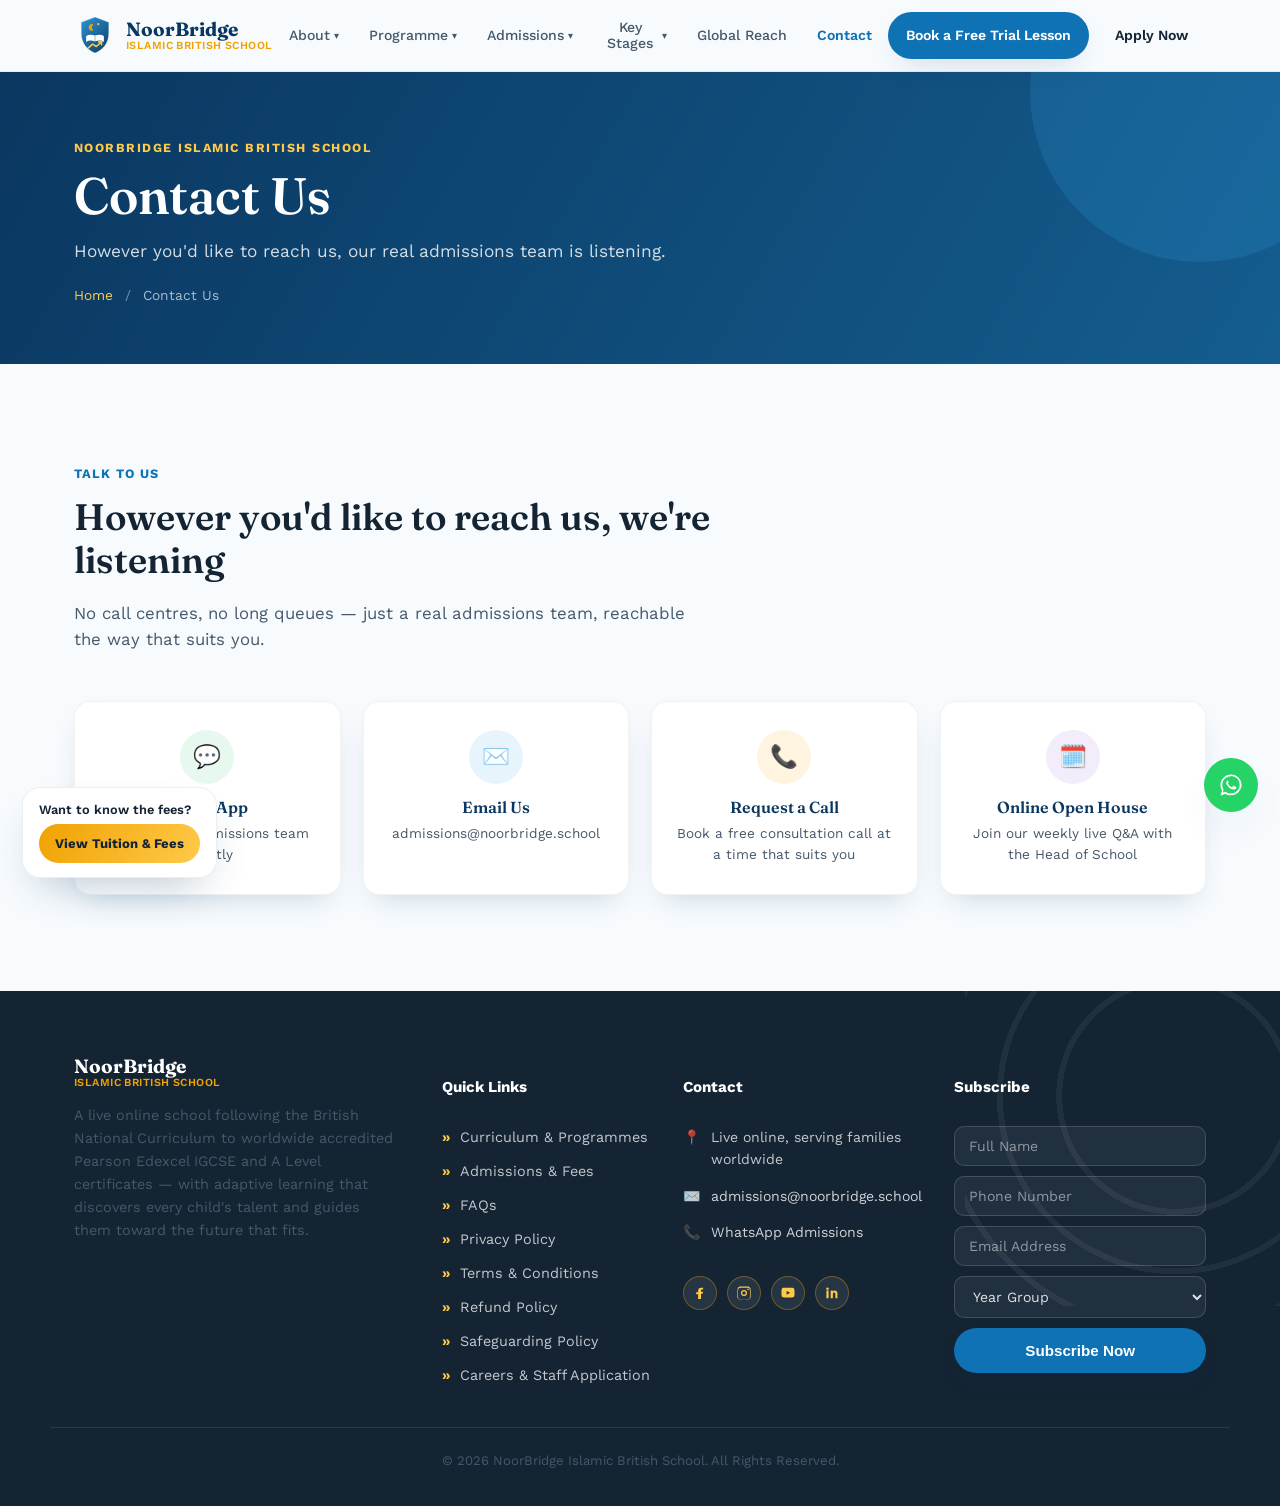
<file: contact.html>
<!DOCTYPE html>
<html lang="en">
<head>
<meta charset="UTF-8">
<meta name="viewport" content="width=device-width, initial-scale=1.0">
<title>Contact NoorBridge — NoorBridge Islamic British School</title>
<meta name="description" content="Contact the NoorBridge admissions team about learning, tutoring and enrolment.">
<meta property="og:title" content="Contact NoorBridge — NoorBridge Islamic British School">
<meta property="og:description" content="Contact the NoorBridge admissions team about learning, tutoring and enrolment.">
<link rel="preconnect" href="https://fonts.googleapis.com">
<link rel="preconnect" href="https://fonts.gstatic.com" crossorigin>
<link href="https://fonts.googleapis.com/css2?family=Fraunces:opsz,wght@9..144,500;9..144,600;9..144,700&family=Work+Sans:wght@400;500;600;700&display=swap" rel="stylesheet">
<link rel="icon" type="image/svg+xml" href="assets/favicon.svg">
<link rel="stylesheet" href="css/style.css">
</head>
<body>
<!-- ===== SHARED HEADER / NAV ===== -->
<!-- ===== HEADER ===== -->
<header class="site-header" id="top">
  <div class="container header-inner">
    <a href="index.html#top" class="brand">
      <span class="brand-mark" aria-hidden="true">
        <svg width="42" height="42" viewBox="0 0 64 64" fill="none">
          <defs>
            <linearGradient id="logoGrad" x1="6" y1="4" x2="58" y2="60" gradientUnits="userSpaceOnUse">
              <stop offset="0" stop-color="#2f9bdb"/>
              <stop offset="1" stop-color="#0a3760"/>
            </linearGradient>
          </defs>
          <!-- shield / crest -->
          <path d="M32 4.5 L53 12.5 V29 C53 45 44 54.5 32 59.5 C20 54.5 11 45 11 29 V12.5 Z"
                fill="url(#logoGrad)" stroke="#ffffff" stroke-width="1.4" stroke-opacity="0.35"/>
          <!-- crescent + star: Islamic identity -->
          <path d="M29.5 15.5a5.2 5.2 0 100 9.6 6.2 6.2 0 010-9.6z" fill="#f0a202"/>
          <circle cx="37" cy="15.5" r="1.6" fill="#ffc94a"/>
          <!-- open book: curriculum / self-discovery -->
          <path d="M18.5 33.5c4-2.6 8.5-2.6 13.5-0.6 5-2 9.5-2 13.5 0.6v9c-4-2.6-8.5-2.6-13.5-0.6-5-2-9.5-2-13.5 0.6z"
                fill="#ffffff"/>
          <line x1="32" y1="33" x2="32" y2="42" stroke="#0a3760" stroke-width="1.1" stroke-opacity="0.5"/>
          <!-- upward path: guidance to the future -->
          <path d="M22 51.5 L28.5 46 L34 49.5 L42 42.5" stroke="#ffc94a" stroke-width="2.4" stroke-linecap="round" stroke-linejoin="round" fill="none"/>
          <path d="M37.5 42.5 L42 42.5 L42 47" stroke="#ffc94a" stroke-width="2.4" stroke-linecap="round" stroke-linejoin="round" fill="none"/>
        </svg>
      </span>
      <span class="brand-name-group">
        <span class="brand-name">NoorBridge</span>
        <span class="brand-tagline">Islamic British School</span>
      </span>
    </a>

    <nav class="main-nav" id="mainNav">
      <div class="nav-group">
        <button type="button" class="nav-group-trigger">About <span class="nav-caret">▾</span></button>
        <div class="nav-dropdown">
          <a href="about.html#why-us">Why NoorBridge</a>
          <a href="about.html#discovery">Talent Discovery</a>
          <a href="about.html#wellbeing">Pastoral &amp; Wellbeing</a>
          <a href="about.html#careers">Career Pathways</a>
        </div>
      </div>
      <div class="nav-group">
        <button type="button" class="nav-group-trigger">Programme <span class="nav-caret">▾</span></button>
        <div class="nav-dropdown">
          <a href="curriculum.html#pathway">Curriculum &amp; Pathway</a>
          <a href="islamic-identity.html#identity">Islamic Identity</a>
          <a href="curriculum.html#ai-learning">Adaptive Learning</a>
          <a href="curriculum.html#delivery">How We Deliver Lessons</a>
        </div>
      </div>
      <div class="nav-group">
        <button type="button" class="nav-group-trigger">Admissions <span class="nav-caret">▾</span></button>
        <div class="nav-dropdown">
          <a href="fees.html#fees">Fees</a>
          <a href="fees.html#tutoring">After-School Tutoring</a>
          <a href="admissions.html#admissions">Admissions Process</a>
          <a href="faq.html#faq">FAQs</a>
        </div>
      </div>
      <div class="nav-group">
        <button type="button" class="nav-group-trigger">Key Stages <span class="nav-caret">▾</span></button>
        <div class="nav-dropdown">
          <a href="stage-primary.html">Primary · Years 1–6</a>
          <a href="stage-lower-secondary.html">Lower Secondary · Years 7–9</a>
          <a href="stage-gcse.html">IGCSE · Years 10–11</a>
          <a href="stage-sixth-form.html">Sixth Form · Years 12–13</a>
          <a href="stages.html">All Key Stages</a>
        </div>
      </div>
      <a href="global-reach.html#global" class="nav-single">Global Reach</a>
      <a href="contact.html#contact" class="nav-single">Contact</a>
    </nav>

    <div class="header-actions">
      <a href="admissions.html#admissions" class="btn btn-primary">Book a Free Trial Lesson</a>
      <a href="admissions.html#admissions" class="btn btn-ghost">Apply Now</a>
      <button class="nav-toggle" id="navToggle" aria-label="Open menu" aria-expanded="false">
        <span></span><span></span><span></span>
      </button>
    </div>
  </div>
</header>

<!-- ===== SHARED FLOATING ACTIONS ===== -->
<!-- ===== FLOATING TUITION BADGE (bottom-left) ===== -->
<a href="fees.html#fees" class="tuition-fab">
  <span class="tuition-fab-text">Want to know the fees?</span>
  <span class="tuition-fab-btn">View Tuition &amp; Fees</span>
</a>

<!-- ===== FLOATING CONTACT CLUSTER (bottom-right: WhatsApp + Back to Top) ===== -->
<div class="fab-stack">
  <!-- Replace the number below with the school's real WhatsApp business number -->
  <a href="https://wa.me/000000000000?text=Assalamu%20Alaikum%2C%20I%27d%20like%20to%20ask%20about%20admissions%20at%20NoorBridge"
     class="whatsapp-fab" target="_blank" rel="noopener" aria-label="Chat with admissions on WhatsApp">
    <svg width="26" height="26" viewBox="0 0 32 32" fill="#ffffff"><path d="M16 3C9 3 3 9 3 16c0 2.6.8 5 2.1 7.1L3 29l6.1-2c2 1.1 4.3 1.7 6.9 1.7 7 0 13-6 13-13S23 3 16 3zm0 2c5.9 0 10.7 4.8 10.7 10.7S21.9 26.4 16 26.4c-2.3 0-4.4-.7-6.2-1.9l-.4-.3-3.5 1.1 1.1-3.4-.3-.4A10.6 10.6 0 015.3 16C5.3 10.1 10.1 5.3 16 5.3zm-3.9 5.6c-.2 0-.6 0-.8.3-.3.3-1.1 1-1.1 2.5s1.1 2.9 1.3 3.1c.2.2 2.1 3.3 5.2 4.4 2.6.9 3.1.8 3.6.7.6-.1 1.9-.8 2.1-1.5.3-.7.3-1.4.2-1.5-.1-.2-.4-.3-.8-.5-.4-.2-2.1-1-2.4-1.2-.3-.1-.5-.2-.8.2-.2.3-.9 1.1-1.1 1.3-.2.2-.4.3-.7.1-.4-.2-1.5-.6-2.7-1.7-1-.9-1.6-2-1.8-2.4-.2-.3 0-.5.1-.7l.5-.6c.2-.2.2-.4.1-.6-.1-.2-.6-1.4-.8-1.9-.2-.5-.4-.4-.6-.4z"/></svg>
  </a>
  <button type="button" class="back-to-top" id="backToTop" aria-label="Back to top">
    <svg width="18" height="18" viewBox="0 0 24 24" fill="none" stroke="#ffffff" stroke-width="2.4" stroke-linecap="round" stroke-linejoin="round">
      <path d="M6 15l6-6 6 6"/>
    </svg>
  </button>
</div>

<main>
<!-- ===== PAGE HERO ===== -->
<section class="page-hero">
  <div class="container page-hero-inner">
    <p class="page-hero-kicker">NoorBridge Islamic British School</p>
    <h1>Contact Us</h1>
    <p class="page-hero-subtitle">However you'd like to reach us, our real admissions team is listening.</p>
    <p class="breadcrumb"><a href="index.html">Home</a> <span>/</span> Contact Us</p>
  </div>
</section>

<!-- ===== CONTACT US ===== -->
<section class="section" id="contact">
  <div class="container">
    <p class="section-tag">Talk To Us</p>
    <h2>However you'd like to reach us, we're listening</h2>
    <p class="section-lede">
      No call centres, no long queues — just a real admissions team, reachable the way that suits you.
    </p>

    <div class="contact-grid">
      <a href="https://wa.me/000000000000" target="_blank" rel="noopener" class="contact-card">
        <div class="contact-card-icon contact-icon-whatsapp">💬</div>
        <h3>WhatsApp</h3>
        <p>Message our admissions team directly</p>
      </a>
      <a href="mailto:admissions@noorbridge.school" class="contact-card">
        <div class="contact-card-icon contact-icon-email">✉️</div>
        <h3>Email Us</h3>
        <p>admissions@noorbridge.school</p>
      </a>
      <a href="admissions.html#admissions" class="contact-card">
        <div class="contact-card-icon contact-icon-call">📞</div>
        <h3>Request a Call</h3>
        <p>Book a free consultation call at a time that suits you</p>
      </a>
      <a href="admissions.html#openhouse" class="contact-card">
        <div class="contact-card-icon contact-icon-open">🗓️</div>
        <h3>Online Open House</h3>
        <p>Join our weekly live Q&amp;A with the Head of School</p>
      </a>
    </div>
  </div>
</section>
</main>

<!-- ===== SHARED FOOTER ===== -->
<!-- ===== FOOTER ===== -->
<footer class="site-footer">
  <div class="footer-pattern" aria-hidden="true"></div>
  <div class="container footer-inner">
    <div class="footer-brand">
      <span class="brand-name-group">
        <span class="brand-name">NoorBridge</span>
        <span class="brand-tagline">Islamic British School</span>
      </span>
      <p>A live online school following the British National Curriculum to worldwide accredited
      Pearson Edexcel IGCSE and A Level certificates — with adaptive learning that discovers every
      child's talent and guides them toward the future that fits.</p>
    </div>

    <div class="footer-col">
      <h4>Quick Links</h4>
      <ul class="footer-link-list">
        <li><a href="curriculum.html#pathway">Curriculum &amp; Programmes</a></li>
        <li><a href="fees.html#fees">Admissions &amp; Fees</a></li>
        <li><a href="faq.html#faq">FAQs</a></li>
        <li><a href="index.html#top">Privacy Policy</a></li>
        <li><a href="index.html#top">Terms &amp; Conditions</a></li>
        <li><a href="index.html#top">Refund Policy</a></li>
        <li><a href="index.html#top">Safeguarding Policy</a></li>
        <li><a href="mailto:careers@noorbridge.school">Careers &amp; Staff Application</a></li>
      </ul>
    </div>

    <div class="footer-col">
      <h4>Contact</h4>
      <ul class="footer-contact-list">
        <li>
          <span class="footer-contact-icon">📍</span>
          <span>Live online, serving families worldwide</span>
        </li>
        <li>
          <span class="footer-contact-icon">✉️</span>
          <a href="mailto:admissions@noorbridge.school">admissions@noorbridge.school</a>
        </li>
        <li>
          <span class="footer-contact-icon">📞</span>
          <a href="https://wa.me/000000000000" target="_blank" rel="noopener">WhatsApp Admissions</a>
        </li>
      </ul>
      <div class="social-row">
        <a href="index.html#top" aria-label="Facebook"><svg width="16" height="16" viewBox="0 0 24 24" fill="currentColor"><path d="M13.5 21v-7.7h2.6l.4-3h-3v-1.9c0-.9.2-1.5 1.6-1.5h1.6V4.2C15.9 4.1 14.8 4 13.6 4c-2.6 0-4.4 1.6-4.4 4.5v2.3h-3v3h3V21h3.3z"/></svg></a>
        <a href="index.html#top" aria-label="Instagram"><svg width="16" height="16" viewBox="0 0 24 24" fill="currentColor"><path d="M12 2.2c3.2 0 3.6 0 4.9.1 1.2.1 1.9.2 2.3.4.6.2 1 .5 1.4.9.4.4.7.8.9 1.4.2.4.3 1 .4 2.3.1 1.3.1 1.6.1 4.9s0 3.6-.1 4.9c-.1 1.2-.2 1.9-.4 2.3-.2.6-.5 1-.9 1.4-.4.4-.8.7-1.4.9-.4.2-1 .3-2.3.4-1.3.1-1.6.1-4.9.1s-3.6 0-4.9-.1c-1.2-.1-1.9-.2-2.3-.4-.6-.2-1-.5-1.4-.9-.4-.4-.7-.8-.9-1.4-.2-.4-.3-1-.4-2.3C2.2 15.6 2.2 15.2 2.2 12s0-3.6.1-4.9c.1-1.2.2-1.9.4-2.3.2-.6.5-1 .9-1.4.4-.4.8-.7 1.4-.9.4-.2 1-.3 2.3-.4C8.4 2.2 8.8 2.2 12 2.2zm0 1.8c-3.1 0-3.5 0-4.7.1-1 0-1.6.2-1.9.3-.5.2-.8.4-1.2.8-.4.4-.6.7-.8 1.2-.1.3-.3.9-.3 1.9-.1 1.2-.1 1.6-.1 4.7s0 3.5.1 4.7c0 1 .2 1.6.3 1.9.2.5.4.8.8 1.2.4.4.7.6 1.2.8.3.1.9.3 1.9.3 1.2.1 1.6.1 4.7.1s3.5 0 4.7-.1c1 0 1.6-.2 1.9-.3.5-.2.8-.4 1.2-.8.4-.4.6-.7.8-1.2.1-.3.3-.9.3-1.9.1-1.2.1-1.6.1-4.7s0-3.5-.1-4.7c0-1-.2-1.6-.3-1.9-.2-.5-.4-.8-.8-1.2-.4-.4-.7-.6-1.2-.8-.3-.1-.9-.3-1.9-.3-1.2-.1-1.6-.1-4.7-.1zm0 3.5a4.5 4.5 0 110 9 4.5 4.5 0 010-9zm0 1.8a2.7 2.7 0 100 5.4 2.7 2.7 0 000-5.4zm5.7-3.6a1.1 1.1 0 110 2.1 1.1 1.1 0 010-2.1z"/></svg></a>
        <a href="index.html#top" aria-label="YouTube"><svg width="16" height="16" viewBox="0 0 24 24" fill="currentColor"><path d="M21.6 7.2s-.2-1.5-.8-2.1c-.8-.8-1.7-.8-2.1-.9C15.9 4 12 4 12 4h0s-3.9 0-6.7.2c-.4 0-1.3.1-2.1.9-.6.6-.8 2.1-.8 2.1S2.2 9 2.2 10.7v1.5c0 1.8.2 3.5.2 3.5s.2 1.5.8 2.1c.8.8 1.8.8 2.3.9 1.6.2 6.5.2 6.5.2s3.9 0 6.7-.2c.4 0 1.3-.1 2.1-.9.6-.6.8-2.1.8-2.1s.2-1.7.2-3.5v-1.5c0-1.8-.2-3.5-.2-3.5zM9.9 14.6V8.9l5.4 2.9-5.4 2.8z"/></svg></a>
        <a href="index.html#top" aria-label="LinkedIn"><svg width="16" height="16" viewBox="0 0 24 24" fill="currentColor"><path d="M6.9 8.4H3.6V20h3.3V8.4zM5.3 3.6a1.9 1.9 0 100 3.8 1.9 1.9 0 000-3.8zM20.4 20h-3.3v-6.2c0-1.5-.5-2.5-1.8-2.5-1 0-1.6.7-1.9 1.3-.1.2-.1.6-.1.9V20H10c0-11.6 0-11.6 0-11.6h3.3v1.7c.4-.7 1.3-1.7 3-1.7 2.2 0 3.9 1.4 3.9 4.5V20z"/></svg></a>
      </div>
    </div>

    <div class="footer-col footer-subscribe">
      <h4>Subscribe</h4>
      <form class="subscribe-form" id="newsletterForm">
        <input type="text" name="subscribeName" placeholder="Full Name" required>
        <input type="tel" name="subscribePhone" placeholder="Phone Number">
        <input type="email" name="subscribeEmail" placeholder="Email Address" required>
        <select name="subscribeYear" aria-label="Year group of interest" required>
          <option value="" disabled selected>Year Group</option>
          <option>Year 1</option><option>Year 2</option><option>Year 3</option>
          <option>Year 4</option><option>Year 5</option><option>Year 6</option>
          <option>Year 7</option><option>Year 8</option><option>Year 9</option>
          <option>Year 10</option><option>Year 11</option><option>Year 12</option><option>Year 13</option>
        </select>
        <button type="submit" class="btn btn-primary btn-block">Subscribe Now</button>
      </form>
    </div>
  </div>
  <div class="footer-bottom">
    <p>© 2026 NoorBridge Islamic British School. All Rights Reserved.</p>
  </div>
</footer>

<!-- ===== SHARED SCRIPT ===== -->
<script src="js/main.js"></script>
</body>
</html>
</file>
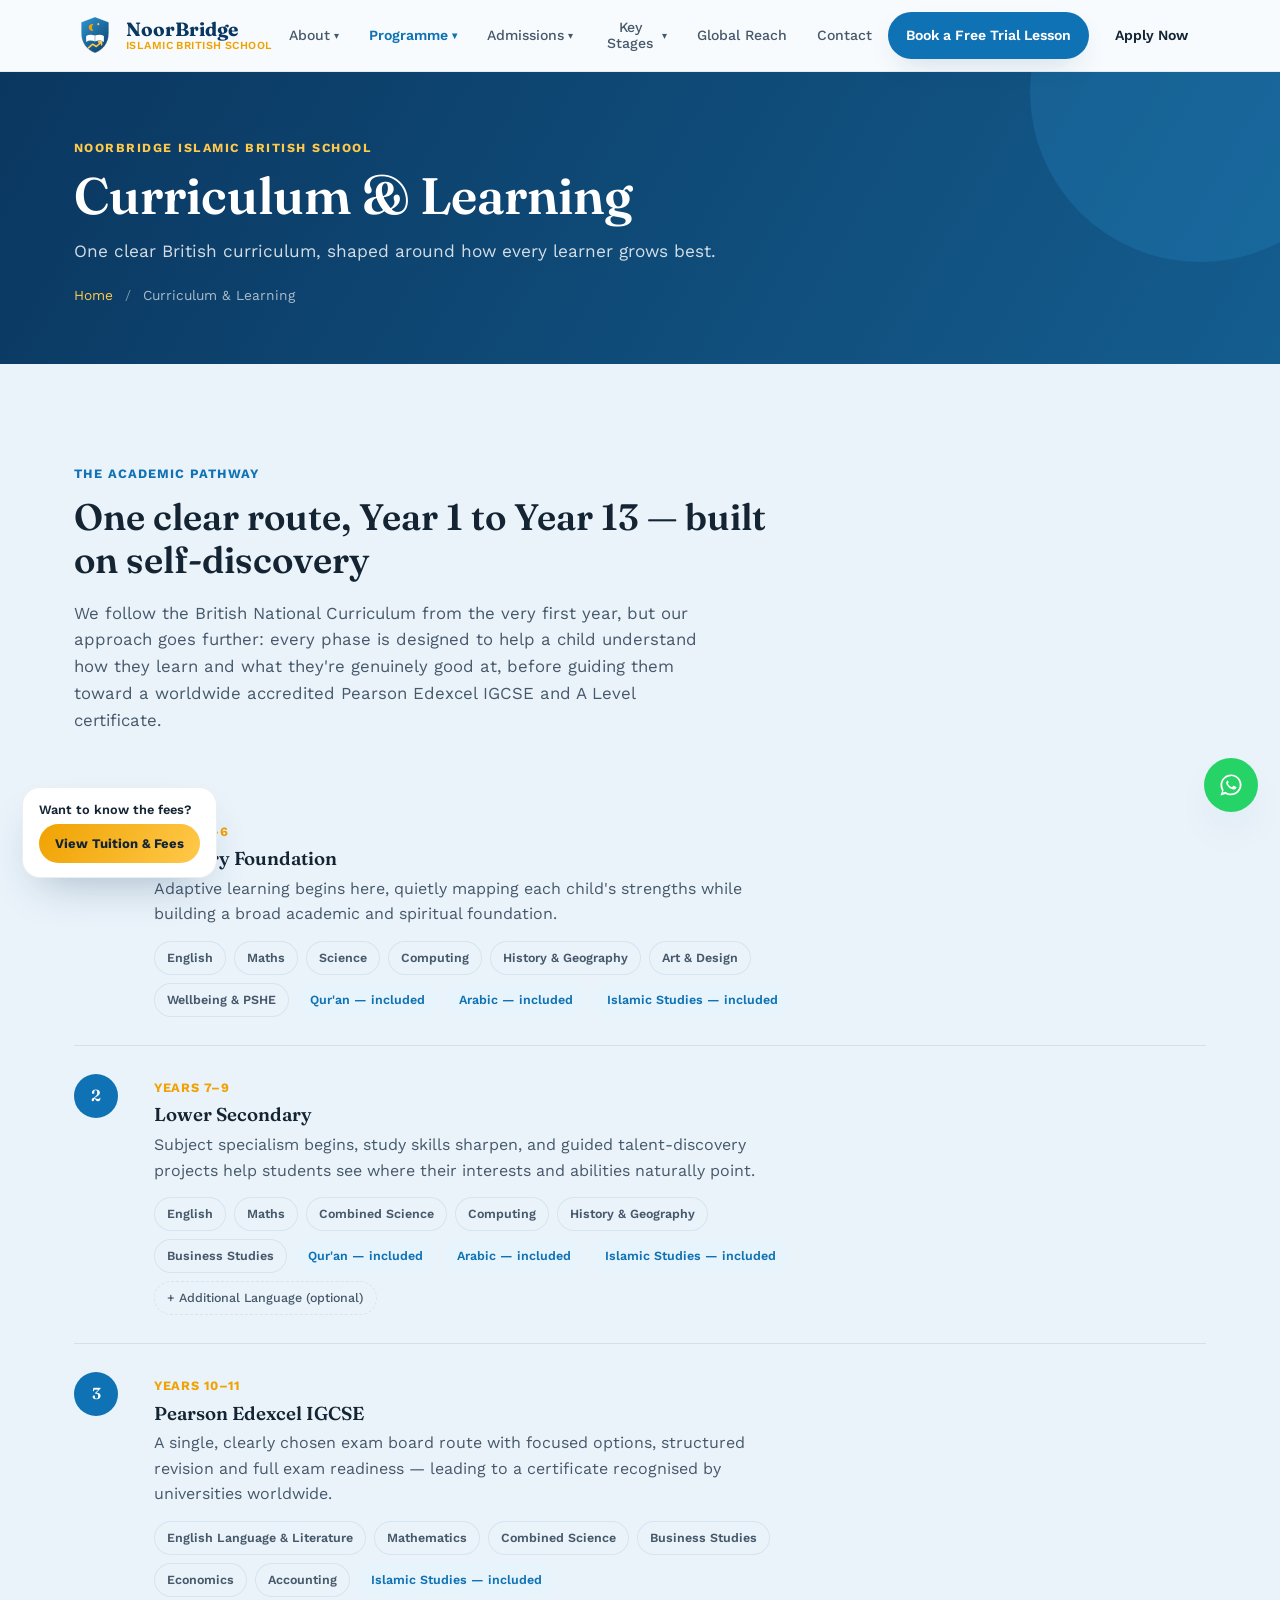
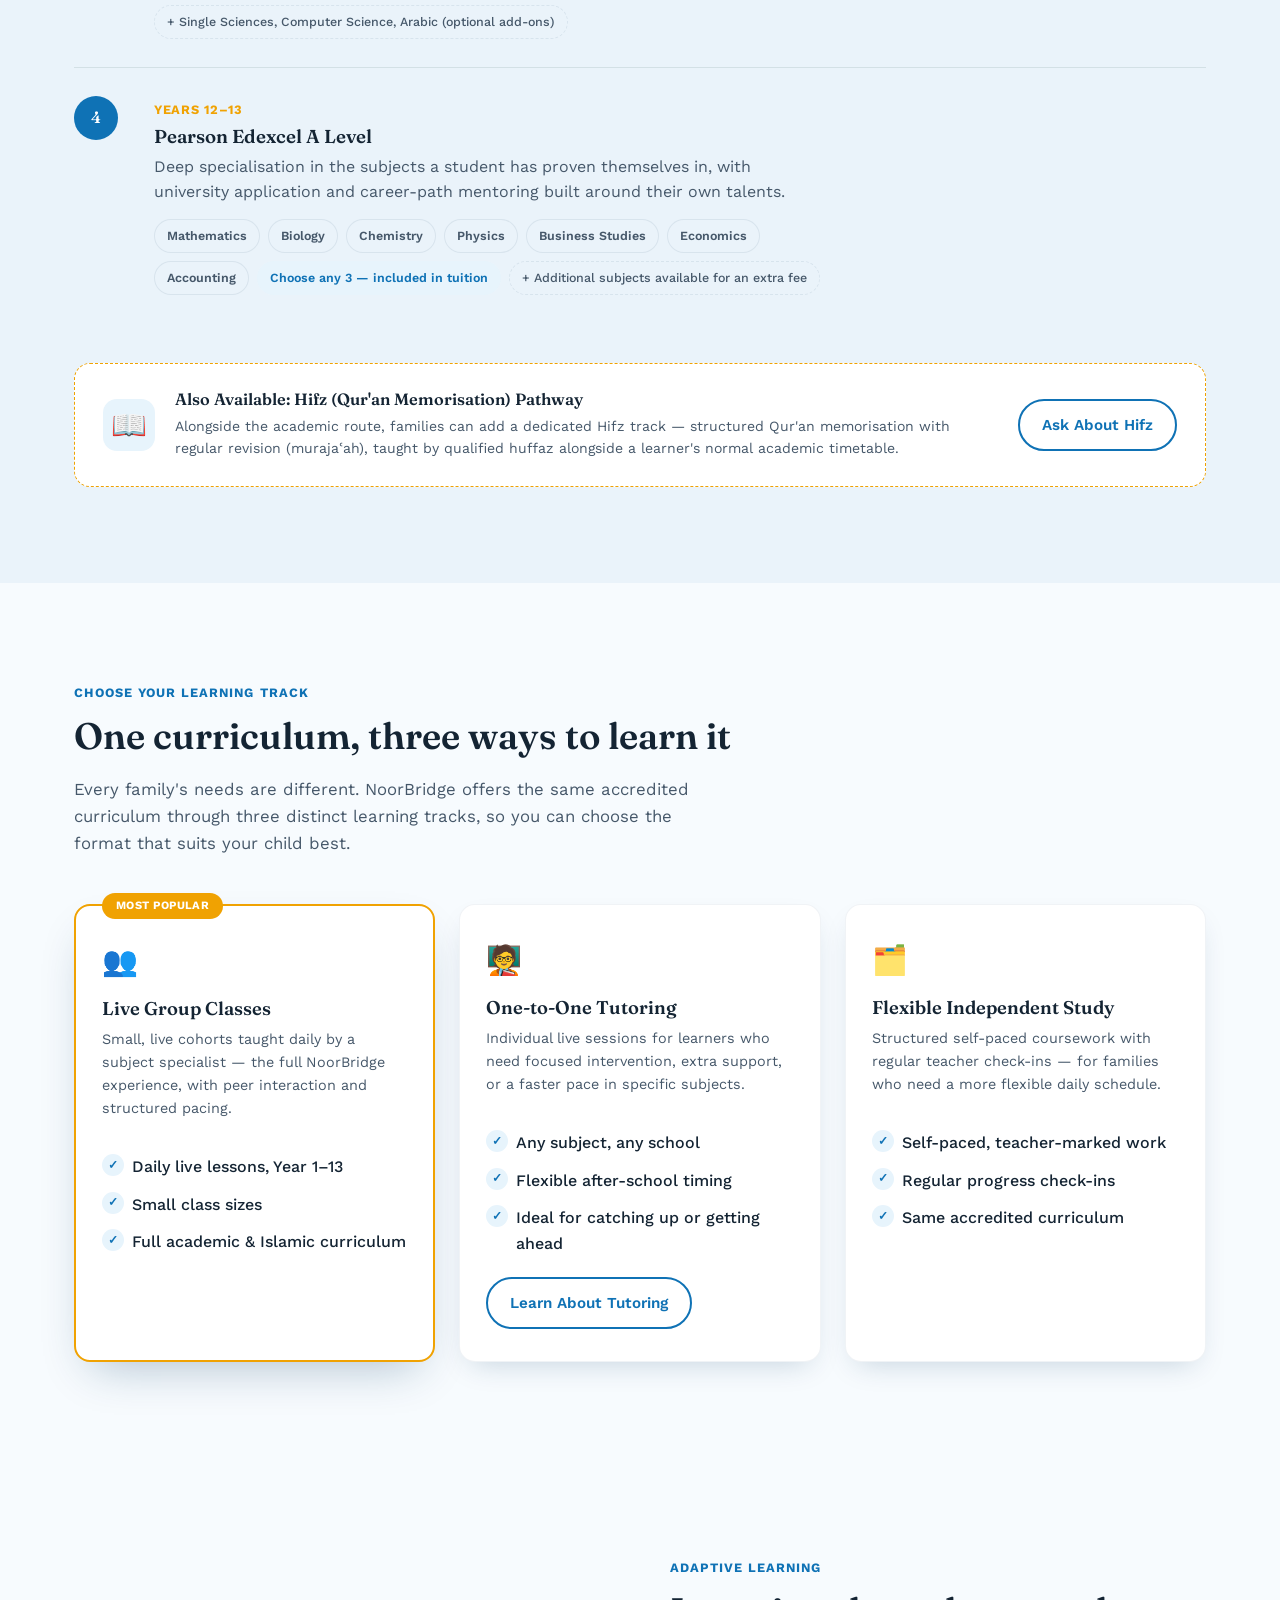
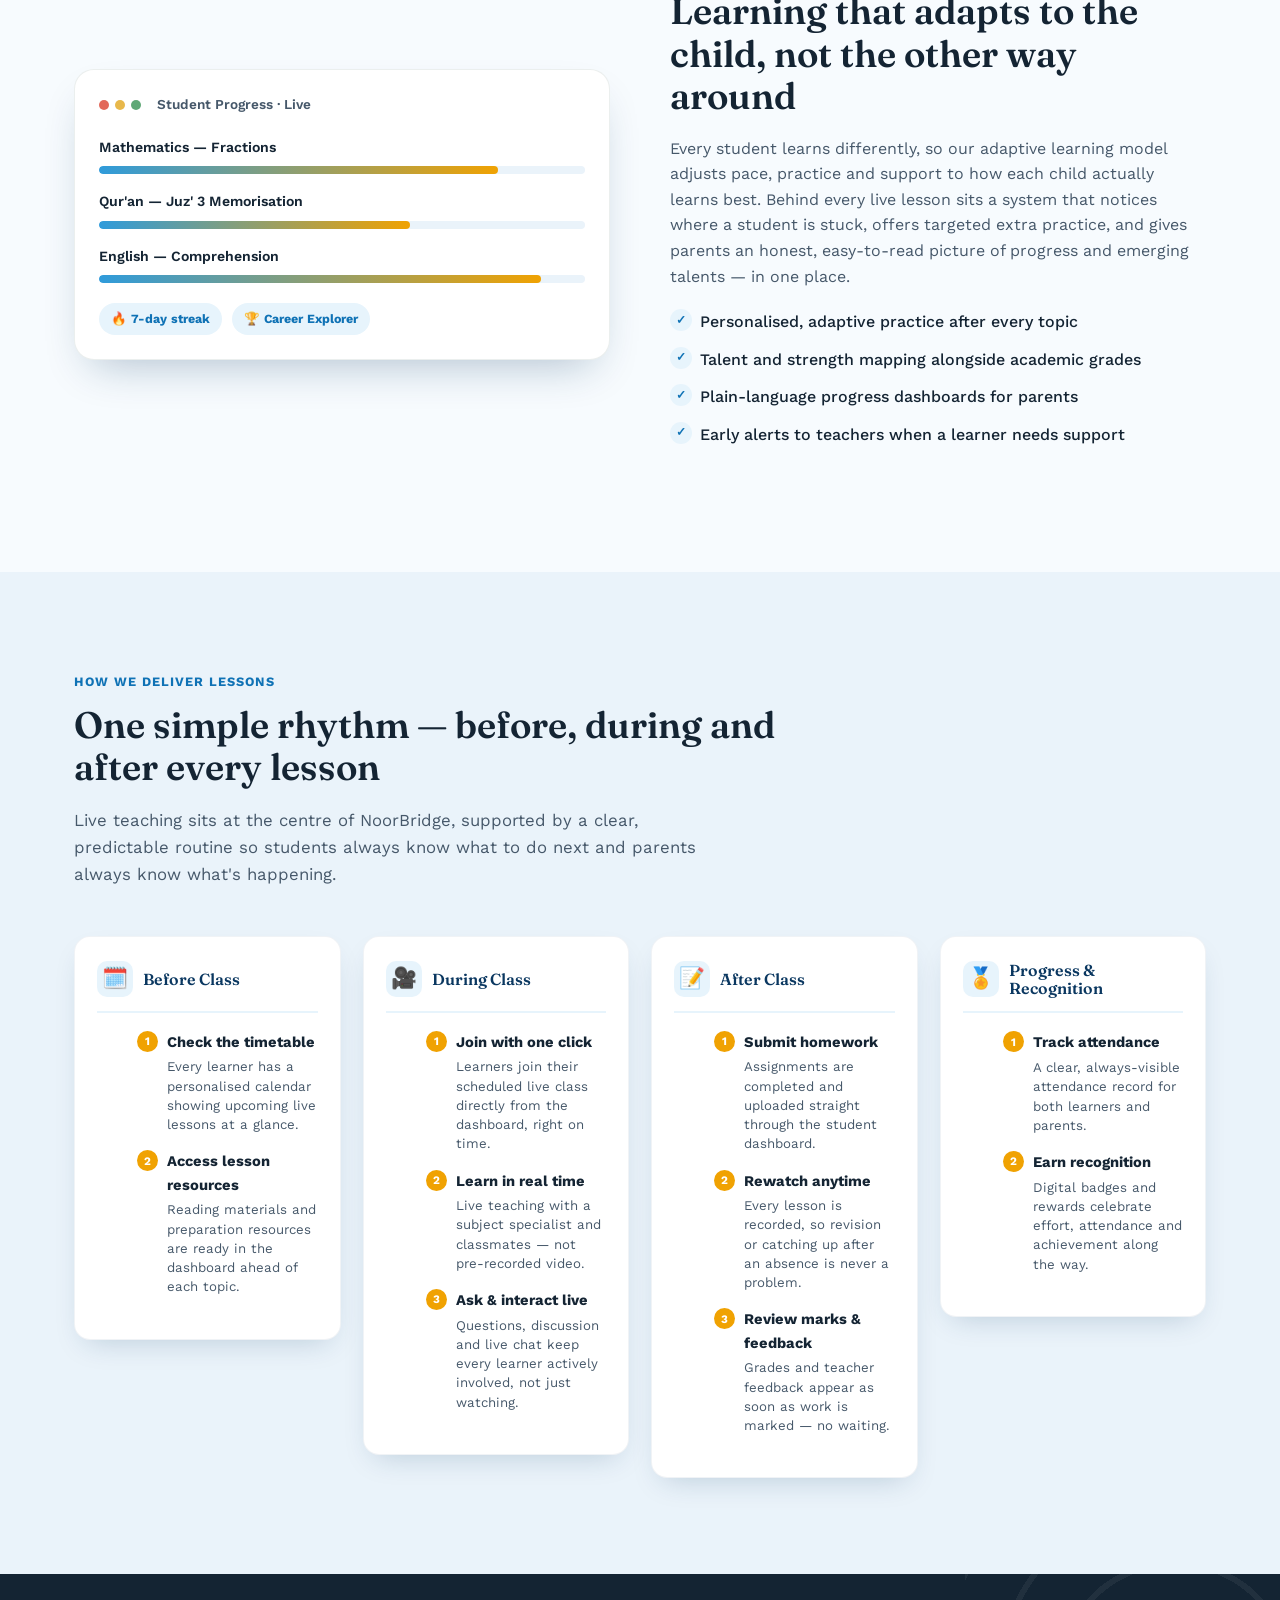
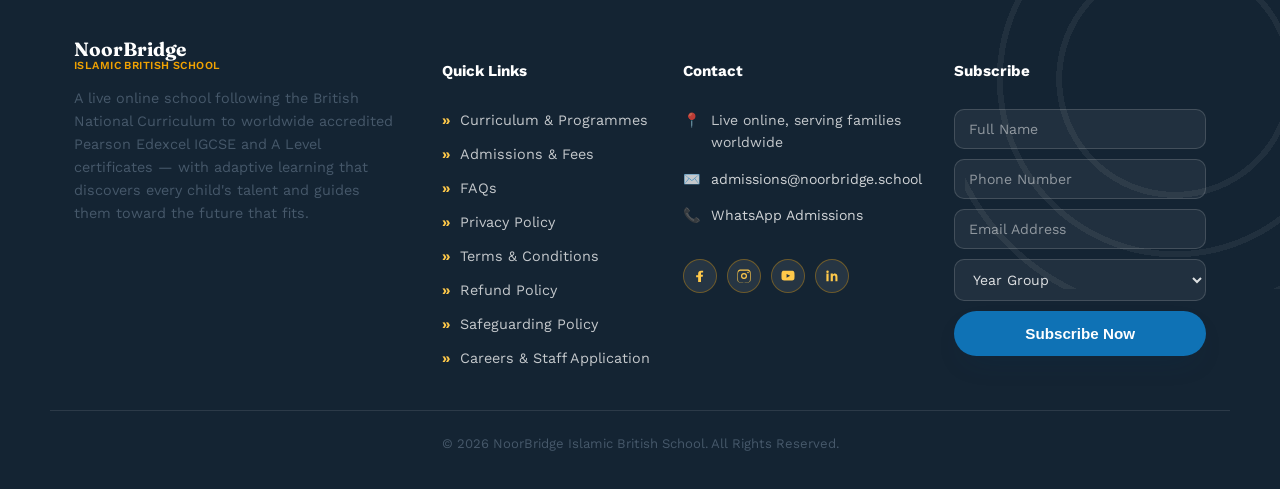
<file: curriculum.html>
<!DOCTYPE html>
<html lang="en">
<head>
<meta charset="UTF-8">
<meta name="viewport" content="width=device-width, initial-scale=1.0">
<title>Curriculum & Learning — NoorBridge Islamic British School</title>
<meta name="description" content="Explore NoorBridge's British curriculum pathway, learning tracks, adaptive learning model and live lesson rhythm.">
<meta property="og:title" content="Curriculum & Learning — NoorBridge Islamic British School">
<meta property="og:description" content="Explore NoorBridge's British curriculum pathway, learning tracks, adaptive learning model and live lesson rhythm.">
<link rel="preconnect" href="https://fonts.googleapis.com">
<link rel="preconnect" href="https://fonts.gstatic.com" crossorigin>
<link href="https://fonts.googleapis.com/css2?family=Fraunces:opsz,wght@9..144,500;9..144,600;9..144,700&family=Work+Sans:wght@400;500;600;700&display=swap" rel="stylesheet">
<link rel="icon" type="image/svg+xml" href="assets/favicon.svg">
<link rel="stylesheet" href="css/style.css">
</head>
<body>
<!-- ===== SHARED HEADER / NAV ===== -->
<!-- ===== HEADER ===== -->
<header class="site-header" id="top">
  <div class="container header-inner">
    <a href="index.html#top" class="brand">
      <span class="brand-mark" aria-hidden="true">
        <svg width="42" height="42" viewBox="0 0 64 64" fill="none">
          <defs>
            <linearGradient id="logoGrad" x1="6" y1="4" x2="58" y2="60" gradientUnits="userSpaceOnUse">
              <stop offset="0" stop-color="#2f9bdb"/>
              <stop offset="1" stop-color="#0a3760"/>
            </linearGradient>
          </defs>
          <!-- shield / crest -->
          <path d="M32 4.5 L53 12.5 V29 C53 45 44 54.5 32 59.5 C20 54.5 11 45 11 29 V12.5 Z"
                fill="url(#logoGrad)" stroke="#ffffff" stroke-width="1.4" stroke-opacity="0.35"/>
          <!-- crescent + star: Islamic identity -->
          <path d="M29.5 15.5a5.2 5.2 0 100 9.6 6.2 6.2 0 010-9.6z" fill="#f0a202"/>
          <circle cx="37" cy="15.5" r="1.6" fill="#ffc94a"/>
          <!-- open book: curriculum / self-discovery -->
          <path d="M18.5 33.5c4-2.6 8.5-2.6 13.5-0.6 5-2 9.5-2 13.5 0.6v9c-4-2.6-8.5-2.6-13.5-0.6-5-2-9.5-2-13.5 0.6z"
                fill="#ffffff"/>
          <line x1="32" y1="33" x2="32" y2="42" stroke="#0a3760" stroke-width="1.1" stroke-opacity="0.5"/>
          <!-- upward path: guidance to the future -->
          <path d="M22 51.5 L28.5 46 L34 49.5 L42 42.5" stroke="#ffc94a" stroke-width="2.4" stroke-linecap="round" stroke-linejoin="round" fill="none"/>
          <path d="M37.5 42.5 L42 42.5 L42 47" stroke="#ffc94a" stroke-width="2.4" stroke-linecap="round" stroke-linejoin="round" fill="none"/>
        </svg>
      </span>
      <span class="brand-name-group">
        <span class="brand-name">NoorBridge</span>
        <span class="brand-tagline">Islamic British School</span>
      </span>
    </a>

    <nav class="main-nav" id="mainNav">
      <div class="nav-group">
        <button type="button" class="nav-group-trigger">About <span class="nav-caret">▾</span></button>
        <div class="nav-dropdown">
          <a href="about.html#why-us">Why NoorBridge</a>
          <a href="about.html#discovery">Talent Discovery</a>
          <a href="about.html#wellbeing">Pastoral &amp; Wellbeing</a>
          <a href="about.html#careers">Career Pathways</a>
        </div>
      </div>
      <div class="nav-group">
        <button type="button" class="nav-group-trigger">Programme <span class="nav-caret">▾</span></button>
        <div class="nav-dropdown">
          <a href="curriculum.html#pathway">Curriculum &amp; Pathway</a>
          <a href="islamic-identity.html#identity">Islamic Identity</a>
          <a href="curriculum.html#ai-learning">Adaptive Learning</a>
          <a href="curriculum.html#delivery">How We Deliver Lessons</a>
        </div>
      </div>
      <div class="nav-group">
        <button type="button" class="nav-group-trigger">Admissions <span class="nav-caret">▾</span></button>
        <div class="nav-dropdown">
          <a href="fees.html#fees">Fees</a>
          <a href="fees.html#tutoring">After-School Tutoring</a>
          <a href="admissions.html#admissions">Admissions Process</a>
          <a href="faq.html#faq">FAQs</a>
        </div>
      </div>
      <div class="nav-group">
        <button type="button" class="nav-group-trigger">Key Stages <span class="nav-caret">▾</span></button>
        <div class="nav-dropdown">
          <a href="stage-primary.html">Primary · Years 1–6</a>
          <a href="stage-lower-secondary.html">Lower Secondary · Years 7–9</a>
          <a href="stage-gcse.html">IGCSE · Years 10–11</a>
          <a href="stage-sixth-form.html">Sixth Form · Years 12–13</a>
          <a href="stages.html">All Key Stages</a>
        </div>
      </div>
      <a href="global-reach.html#global" class="nav-single">Global Reach</a>
      <a href="contact.html#contact" class="nav-single">Contact</a>
    </nav>

    <div class="header-actions">
      <a href="admissions.html#admissions" class="btn btn-primary">Book a Free Trial Lesson</a>
      <a href="admissions.html#admissions" class="btn btn-ghost">Apply Now</a>
      <button class="nav-toggle" id="navToggle" aria-label="Open menu" aria-expanded="false">
        <span></span><span></span><span></span>
      </button>
    </div>
  </div>
</header>

<!-- ===== SHARED FLOATING ACTIONS ===== -->
<!-- ===== FLOATING TUITION BADGE (bottom-left) ===== -->
<a href="fees.html#fees" class="tuition-fab">
  <span class="tuition-fab-text">Want to know the fees?</span>
  <span class="tuition-fab-btn">View Tuition &amp; Fees</span>
</a>

<!-- ===== FLOATING CONTACT CLUSTER (bottom-right: WhatsApp + Back to Top) ===== -->
<div class="fab-stack">
  <!-- Replace the number below with the school's real WhatsApp business number -->
  <a href="https://wa.me/000000000000?text=Assalamu%20Alaikum%2C%20I%27d%20like%20to%20ask%20about%20admissions%20at%20NoorBridge"
     class="whatsapp-fab" target="_blank" rel="noopener" aria-label="Chat with admissions on WhatsApp">
    <svg width="26" height="26" viewBox="0 0 32 32" fill="#ffffff"><path d="M16 3C9 3 3 9 3 16c0 2.6.8 5 2.1 7.1L3 29l6.1-2c2 1.1 4.3 1.7 6.9 1.7 7 0 13-6 13-13S23 3 16 3zm0 2c5.9 0 10.7 4.8 10.7 10.7S21.9 26.4 16 26.4c-2.3 0-4.4-.7-6.2-1.9l-.4-.3-3.5 1.1 1.1-3.4-.3-.4A10.6 10.6 0 015.3 16C5.3 10.1 10.1 5.3 16 5.3zm-3.9 5.6c-.2 0-.6 0-.8.3-.3.3-1.1 1-1.1 2.5s1.1 2.9 1.3 3.1c.2.2 2.1 3.3 5.2 4.4 2.6.9 3.1.8 3.6.7.6-.1 1.9-.8 2.1-1.5.3-.7.3-1.4.2-1.5-.1-.2-.4-.3-.8-.5-.4-.2-2.1-1-2.4-1.2-.3-.1-.5-.2-.8.2-.2.3-.9 1.1-1.1 1.3-.2.2-.4.3-.7.1-.4-.2-1.5-.6-2.7-1.7-1-.9-1.6-2-1.8-2.4-.2-.3 0-.5.1-.7l.5-.6c.2-.2.2-.4.1-.6-.1-.2-.6-1.4-.8-1.9-.2-.5-.4-.4-.6-.4z"/></svg>
  </a>
  <button type="button" class="back-to-top" id="backToTop" aria-label="Back to top">
    <svg width="18" height="18" viewBox="0 0 24 24" fill="none" stroke="#ffffff" stroke-width="2.4" stroke-linecap="round" stroke-linejoin="round">
      <path d="M6 15l6-6 6 6"/>
    </svg>
  </button>
</div>

<main>
<!-- ===== PAGE HERO ===== -->
<section class="page-hero">
  <div class="container page-hero-inner">
    <p class="page-hero-kicker">NoorBridge Islamic British School</p>
    <h1>Curriculum & Learning</h1>
    <p class="page-hero-subtitle">One clear British curriculum, shaped around how every learner grows best.</p>
    <p class="breadcrumb"><a href="index.html">Home</a> <span>/</span> Curriculum & Learning</p>
  </div>
</section>

<!-- ===== ACADEMIC PATHWAY ===== -->
<section class="section section-alt" id="pathway">
  <div class="container">
    <p class="section-tag">The Academic Pathway</p>
    <h2>One clear route, Year 1 to Year 13 — built on self-discovery</h2>
    <p class="section-lede">
      We follow the British National Curriculum from the very first year, but our approach goes
      further: every phase is designed to help a child understand how they learn and what they're
      genuinely good at, before guiding them toward a worldwide accredited Pearson Edexcel IGCSE
      and A Level certificate.
    </p>

    <div class="timeline">
      <div class="timeline-item">
        <div class="timeline-marker">1</div>
        <div class="timeline-content">
          <span class="timeline-years">Years 1–6</span>
          <h3>Primary Foundation</h3>
          <p>Adaptive learning begins here, quietly mapping each child's strengths while building a broad academic and spiritual foundation.</p>
          <div class="subject-chips">
            <span>English</span><span>Maths</span><span>Science</span><span>Computing</span>
            <span>History &amp; Geography</span><span>Art &amp; Design</span><span>Wellbeing &amp; PSHE</span>
            <span class="chip-included">Qur'an — included</span><span class="chip-included">Arabic — included</span><span class="chip-included">Islamic Studies — included</span>
          </div>
        </div>
      </div>
      <div class="timeline-item">
        <div class="timeline-marker">2</div>
        <div class="timeline-content">
          <span class="timeline-years">Years 7–9</span>
          <h3>Lower Secondary</h3>
          <p>Subject specialism begins, study skills sharpen, and guided talent-discovery projects help students see where their interests and abilities naturally point.</p>
          <div class="subject-chips">
            <span>English</span><span>Maths</span><span>Combined Science</span><span>Computing</span>
            <span>History &amp; Geography</span><span>Business Studies</span>
            <span class="chip-included">Qur'an — included</span><span class="chip-included">Arabic — included</span><span class="chip-included">Islamic Studies — included</span>
            <span class="chip-optional">+ Additional Language (optional)</span>
          </div>
        </div>
      </div>
      <div class="timeline-item">
        <div class="timeline-marker">3</div>
        <div class="timeline-content">
          <span class="timeline-years">Years 10–11</span>
          <h3>Pearson Edexcel IGCSE</h3>
          <p>A single, clearly chosen exam board route with focused options, structured revision and full exam readiness — leading to a certificate recognised by universities worldwide.</p>
          <div class="subject-chips">
            <span>English Language &amp; Literature</span><span>Mathematics</span><span>Combined Science</span>
            <span>Business Studies</span><span>Economics</span><span>Accounting</span>
            <span class="chip-included">Islamic Studies — included</span>
            <span class="chip-optional">+ Single Sciences, Computer Science, Arabic (optional add-ons)</span>
          </div>
        </div>
      </div>
      <div class="timeline-item">
        <div class="timeline-marker">4</div>
        <div class="timeline-content">
          <span class="timeline-years">Years 12–13</span>
          <h3>Pearson Edexcel A Level</h3>
          <p>Deep specialisation in the subjects a student has proven themselves in, with university application and career-path mentoring built around their own talents.</p>
          <div class="subject-chips">
            <span>Mathematics</span><span>Biology</span><span>Chemistry</span><span>Physics</span>
            <span>Business Studies</span><span>Economics</span><span>Accounting</span>
            <span class="chip-included">Choose any 3 — included in tuition</span>
            <span class="chip-optional">+ Additional subjects available for an extra fee</span>
          </div>
        </div>
      </div>
    </div>

    <div class="hifz-callout">
      <div class="hifz-callout-icon">📖</div>
      <div class="hifz-callout-text">
        <h3>Also Available: Hifz (Qur'an Memorisation) Pathway</h3>
        <p>Alongside the academic route, families can add a dedicated Hifz track — structured Qur'an
        memorisation with regular revision (murajaʿah), taught by qualified huffaz alongside a
        learner's normal academic timetable.</p>
      </div>
      <a href="admissions.html#admissions" class="btn btn-outline">Ask About Hifz</a>
    </div>
  </div>
</section>

<!-- ===== PROGRAMME MODELS ===== -->
<section class="section" id="programmes">
  <div class="container">
    <p class="section-tag">Choose Your Learning Track</p>
    <h2>One curriculum, three ways to learn it</h2>
    <p class="section-lede">
      Every family's needs are different. NoorBridge offers the same accredited curriculum through
      three distinct learning tracks, so you can choose the format that suits your child best.
    </p>

    <div class="programme-grid">
      <div class="programme-card programme-featured">
        <span class="programme-badge">Most Popular</span>
        <div class="programme-icon">👥</div>
        <h3>Live Group Classes</h3>
        <p>Small, live cohorts taught daily by a subject specialist — the full NoorBridge experience, with peer interaction and structured pacing.</p>
        <ul class="check-list">
          <li>Daily live lessons, Year 1–13</li>
          <li>Small class sizes</li>
          <li>Full academic &amp; Islamic curriculum</li>
        </ul>
      </div>
      <div class="programme-card">
        <div class="programme-icon">🧑‍🏫</div>
        <h3>One-to-One Tutoring</h3>
        <p>Individual live sessions for learners who need focused intervention, extra support, or a faster pace in specific subjects.</p>
        <ul class="check-list">
          <li>Any subject, any school</li>
          <li>Flexible after-school timing</li>
          <li>Ideal for catching up or getting ahead</li>
        </ul>
        <a href="fees.html#tutoring" class="btn btn-outline">Learn About Tutoring</a>
      </div>
      <div class="programme-card">
        <div class="programme-icon">🗂️</div>
        <h3>Flexible Independent Study</h3>
        <p>Structured self-paced coursework with regular teacher check-ins — for families who need a more flexible daily schedule.</p>
        <ul class="check-list">
          <li>Self-paced, teacher-marked work</li>
          <li>Regular progress check-ins</li>
          <li>Same accredited curriculum</li>
        </ul>
      </div>
    </div>
  </div>
</section>

<!-- ===== AI LEARNING ===== -->
<section class="section" id="ai-learning">
  <div class="container two-col reverse">
    <div class="two-col-visual">
      <div class="dashboard-mock">
        <div class="dashboard-mock-header">
          <span class="dot dot-r"></span><span class="dot dot-y"></span><span class="dot dot-g"></span>
          <span class="dashboard-title">Student Progress · Live</span>
        </div>
        <div class="dashboard-row">
          <span>Mathematics — Fractions</span>
          <div class="bar"><div class="bar-fill" style="width:82%"></div></div>
        </div>
        <div class="dashboard-row">
          <span>Qur'an — Juz' 3 Memorisation</span>
          <div class="bar"><div class="bar-fill" style="width:64%"></div></div>
        </div>
        <div class="dashboard-row">
          <span>English — Comprehension</span>
          <div class="bar"><div class="bar-fill" style="width:91%"></div></div>
        </div>
        <div class="dashboard-badges">
          <span class="badge">🔥 7-day streak</span>
          <span class="badge">🏆 Career Explorer</span>
        </div>
      </div>
    </div>
    <div class="two-col-text">
      <p class="section-tag">Adaptive Learning</p>
      <h2>Learning that adapts to the child, not the other way around</h2>
      <p>
        Every student learns differently, so our adaptive learning model adjusts pace, practice and
        support to how each child actually learns best. Behind every live lesson sits a system that
        notices where a student is stuck, offers targeted extra practice, and gives parents an
        honest, easy-to-read picture of progress and emerging talents — in one place.
      </p>
      <ul class="check-list">
        <li>Personalised, adaptive practice after every topic</li>
        <li>Talent and strength mapping alongside academic grades</li>
        <li>Plain-language progress dashboards for parents</li>
        <li>Early alerts to teachers when a learner needs support</li>
      </ul>
    </div>
  </div>
</section>

<!-- ===== HOW WE DELIVER LESSONS ===== -->
<section class="section section-alt" id="delivery">
  <div class="container">
    <p class="section-tag">How We Deliver Lessons</p>
    <h2>One simple rhythm — before, during and after every lesson</h2>
    <p class="section-lede">
      Live teaching sits at the centre of NoorBridge, supported by a clear, predictable routine so
      students always know what to do next and parents always know what's happening.
    </p>

    <div class="delivery-phases">
      <div class="delivery-phase">
        <div class="delivery-phase-head">
          <span class="delivery-phase-icon">🗓️</span>
          <h3>Before Class</h3>
        </div>
        <ol class="delivery-steps">
          <li><strong>Check the timetable</strong><span>Every learner has a personalised calendar showing upcoming live lessons at a glance.</span></li>
          <li><strong>Access lesson resources</strong><span>Reading materials and preparation resources are ready in the dashboard ahead of each topic.</span></li>
        </ol>
      </div>

      <div class="delivery-phase">
        <div class="delivery-phase-head">
          <span class="delivery-phase-icon">🎥</span>
          <h3>During Class</h3>
        </div>
        <ol class="delivery-steps">
          <li><strong>Join with one click</strong><span>Learners join their scheduled live class directly from the dashboard, right on time.</span></li>
          <li><strong>Learn in real time</strong><span>Live teaching with a subject specialist and classmates — not pre-recorded video.</span></li>
          <li><strong>Ask &amp; interact live</strong><span>Questions, discussion and live chat keep every learner actively involved, not just watching.</span></li>
        </ol>
      </div>

      <div class="delivery-phase">
        <div class="delivery-phase-head">
          <span class="delivery-phase-icon">📝</span>
          <h3>After Class</h3>
        </div>
        <ol class="delivery-steps">
          <li><strong>Submit homework</strong><span>Assignments are completed and uploaded straight through the student dashboard.</span></li>
          <li><strong>Rewatch anytime</strong><span>Every lesson is recorded, so revision or catching up after an absence is never a problem.</span></li>
          <li><strong>Review marks &amp; feedback</strong><span>Grades and teacher feedback appear as soon as work is marked — no waiting.</span></li>
        </ol>
      </div>

      <div class="delivery-phase">
        <div class="delivery-phase-head">
          <span class="delivery-phase-icon">🏅</span>
          <h3>Progress &amp; Recognition</h3>
        </div>
        <ol class="delivery-steps">
          <li><strong>Track attendance</strong><span>A clear, always-visible attendance record for both learners and parents.</span></li>
          <li><strong>Earn recognition</strong><span>Digital badges and rewards celebrate effort, attendance and achievement along the way.</span></li>
        </ol>
      </div>
    </div>
  </div>
</section>
</main>

<!-- ===== SHARED FOOTER ===== -->
<!-- ===== FOOTER ===== -->
<footer class="site-footer">
  <div class="footer-pattern" aria-hidden="true"></div>
  <div class="container footer-inner">
    <div class="footer-brand">
      <span class="brand-name-group">
        <span class="brand-name">NoorBridge</span>
        <span class="brand-tagline">Islamic British School</span>
      </span>
      <p>A live online school following the British National Curriculum to worldwide accredited
      Pearson Edexcel IGCSE and A Level certificates — with adaptive learning that discovers every
      child's talent and guides them toward the future that fits.</p>
    </div>

    <div class="footer-col">
      <h4>Quick Links</h4>
      <ul class="footer-link-list">
        <li><a href="curriculum.html#pathway">Curriculum &amp; Programmes</a></li>
        <li><a href="fees.html#fees">Admissions &amp; Fees</a></li>
        <li><a href="faq.html#faq">FAQs</a></li>
        <li><a href="index.html#top">Privacy Policy</a></li>
        <li><a href="index.html#top">Terms &amp; Conditions</a></li>
        <li><a href="index.html#top">Refund Policy</a></li>
        <li><a href="index.html#top">Safeguarding Policy</a></li>
        <li><a href="mailto:careers@noorbridge.school">Careers &amp; Staff Application</a></li>
      </ul>
    </div>

    <div class="footer-col">
      <h4>Contact</h4>
      <ul class="footer-contact-list">
        <li>
          <span class="footer-contact-icon">📍</span>
          <span>Live online, serving families worldwide</span>
        </li>
        <li>
          <span class="footer-contact-icon">✉️</span>
          <a href="mailto:admissions@noorbridge.school">admissions@noorbridge.school</a>
        </li>
        <li>
          <span class="footer-contact-icon">📞</span>
          <a href="https://wa.me/000000000000" target="_blank" rel="noopener">WhatsApp Admissions</a>
        </li>
      </ul>
      <div class="social-row">
        <a href="index.html#top" aria-label="Facebook"><svg width="16" height="16" viewBox="0 0 24 24" fill="currentColor"><path d="M13.5 21v-7.7h2.6l.4-3h-3v-1.9c0-.9.2-1.5 1.6-1.5h1.6V4.2C15.9 4.1 14.8 4 13.6 4c-2.6 0-4.4 1.6-4.4 4.5v2.3h-3v3h3V21h3.3z"/></svg></a>
        <a href="index.html#top" aria-label="Instagram"><svg width="16" height="16" viewBox="0 0 24 24" fill="currentColor"><path d="M12 2.2c3.2 0 3.6 0 4.9.1 1.2.1 1.9.2 2.3.4.6.2 1 .5 1.4.9.4.4.7.8.9 1.4.2.4.3 1 .4 2.3.1 1.3.1 1.6.1 4.9s0 3.6-.1 4.9c-.1 1.2-.2 1.9-.4 2.3-.2.6-.5 1-.9 1.4-.4.4-.8.7-1.4.9-.4.2-1 .3-2.3.4-1.3.1-1.6.1-4.9.1s-3.6 0-4.9-.1c-1.2-.1-1.9-.2-2.3-.4-.6-.2-1-.5-1.4-.9-.4-.4-.7-.8-.9-1.4-.2-.4-.3-1-.4-2.3C2.2 15.6 2.2 15.2 2.2 12s0-3.6.1-4.9c.1-1.2.2-1.9.4-2.3.2-.6.5-1 .9-1.4.4-.4.8-.7 1.4-.9.4-.2 1-.3 2.3-.4C8.4 2.2 8.8 2.2 12 2.2zm0 1.8c-3.1 0-3.5 0-4.7.1-1 0-1.6.2-1.9.3-.5.2-.8.4-1.2.8-.4.4-.6.7-.8 1.2-.1.3-.3.9-.3 1.9-.1 1.2-.1 1.6-.1 4.7s0 3.5.1 4.7c0 1 .2 1.6.3 1.9.2.5.4.8.8 1.2.4.4.7.6 1.2.8.3.1.9.3 1.9.3 1.2.1 1.6.1 4.7.1s3.5 0 4.7-.1c1 0 1.6-.2 1.9-.3.5-.2.8-.4 1.2-.8.4-.4.6-.7.8-1.2.1-.3.3-.9.3-1.9.1-1.2.1-1.6.1-4.7s0-3.5-.1-4.7c0-1-.2-1.6-.3-1.9-.2-.5-.4-.8-.8-1.2-.4-.4-.7-.6-1.2-.8-.3-.1-.9-.3-1.9-.3-1.2-.1-1.6-.1-4.7-.1zm0 3.5a4.5 4.5 0 110 9 4.5 4.5 0 010-9zm0 1.8a2.7 2.7 0 100 5.4 2.7 2.7 0 000-5.4zm5.7-3.6a1.1 1.1 0 110 2.1 1.1 1.1 0 010-2.1z"/></svg></a>
        <a href="index.html#top" aria-label="YouTube"><svg width="16" height="16" viewBox="0 0 24 24" fill="currentColor"><path d="M21.6 7.2s-.2-1.5-.8-2.1c-.8-.8-1.7-.8-2.1-.9C15.9 4 12 4 12 4h0s-3.9 0-6.7.2c-.4 0-1.3.1-2.1.9-.6.6-.8 2.1-.8 2.1S2.2 9 2.2 10.7v1.5c0 1.8.2 3.5.2 3.5s.2 1.5.8 2.1c.8.8 1.8.8 2.3.9 1.6.2 6.5.2 6.5.2s3.9 0 6.7-.2c.4 0 1.3-.1 2.1-.9.6-.6.8-2.1.8-2.1s.2-1.7.2-3.5v-1.5c0-1.8-.2-3.5-.2-3.5zM9.9 14.6V8.9l5.4 2.9-5.4 2.8z"/></svg></a>
        <a href="index.html#top" aria-label="LinkedIn"><svg width="16" height="16" viewBox="0 0 24 24" fill="currentColor"><path d="M6.9 8.4H3.6V20h3.3V8.4zM5.3 3.6a1.9 1.9 0 100 3.8 1.9 1.9 0 000-3.8zM20.4 20h-3.3v-6.2c0-1.5-.5-2.5-1.8-2.5-1 0-1.6.7-1.9 1.3-.1.2-.1.6-.1.9V20H10c0-11.6 0-11.6 0-11.6h3.3v1.7c.4-.7 1.3-1.7 3-1.7 2.2 0 3.9 1.4 3.9 4.5V20z"/></svg></a>
      </div>
    </div>

    <div class="footer-col footer-subscribe">
      <h4>Subscribe</h4>
      <form class="subscribe-form" id="newsletterForm">
        <input type="text" name="subscribeName" placeholder="Full Name" required>
        <input type="tel" name="subscribePhone" placeholder="Phone Number">
        <input type="email" name="subscribeEmail" placeholder="Email Address" required>
        <select name="subscribeYear" aria-label="Year group of interest" required>
          <option value="" disabled selected>Year Group</option>
          <option>Year 1</option><option>Year 2</option><option>Year 3</option>
          <option>Year 4</option><option>Year 5</option><option>Year 6</option>
          <option>Year 7</option><option>Year 8</option><option>Year 9</option>
          <option>Year 10</option><option>Year 11</option><option>Year 12</option><option>Year 13</option>
        </select>
        <button type="submit" class="btn btn-primary btn-block">Subscribe Now</button>
      </form>
    </div>
  </div>
  <div class="footer-bottom">
    <p>© 2026 NoorBridge Islamic British School. All Rights Reserved.</p>
  </div>
</footer>

<!-- ===== SHARED SCRIPT ===== -->
<script src="js/main.js"></script>
</body>
</html>
</file>
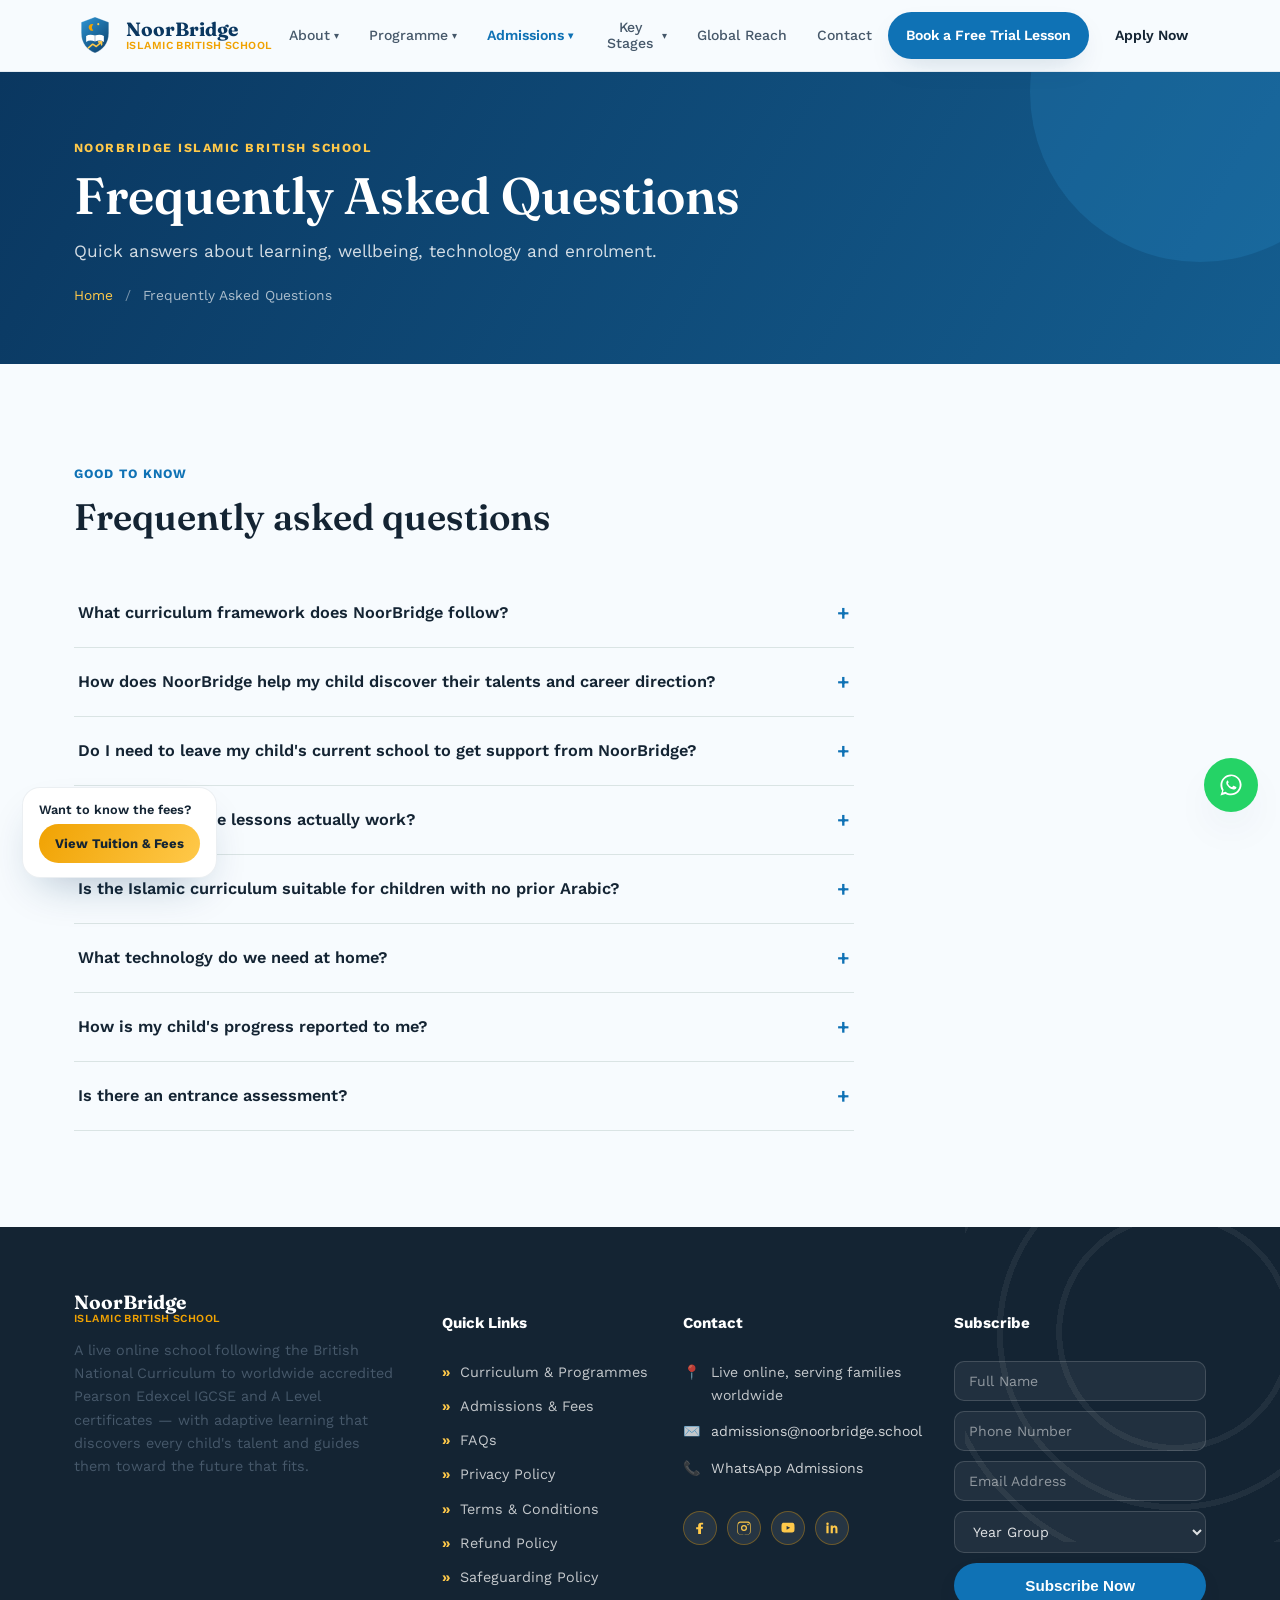
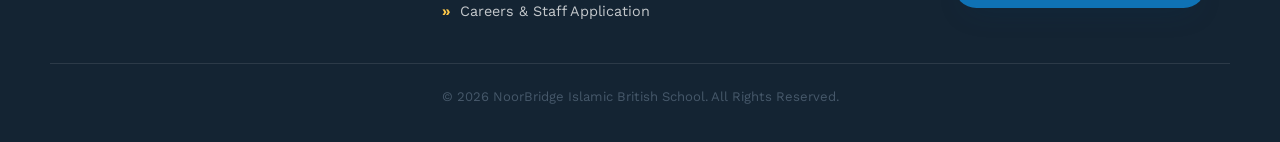
<file: faq.html>
<!DOCTYPE html>
<html lang="en">
<head>
<meta charset="UTF-8">
<meta name="viewport" content="width=device-width, initial-scale=1.0">
<title>Frequently Asked Questions — NoorBridge Islamic British School</title>
<meta name="description" content="Find quick answers about NoorBridge lessons, wellbeing, technology and enrolment.">
<meta property="og:title" content="Frequently Asked Questions — NoorBridge Islamic British School">
<meta property="og:description" content="Find quick answers about NoorBridge lessons, wellbeing, technology and enrolment.">
<link rel="preconnect" href="https://fonts.googleapis.com">
<link rel="preconnect" href="https://fonts.gstatic.com" crossorigin>
<link href="https://fonts.googleapis.com/css2?family=Fraunces:opsz,wght@9..144,500;9..144,600;9..144,700&family=Work+Sans:wght@400;500;600;700&display=swap" rel="stylesheet">
<link rel="icon" type="image/svg+xml" href="assets/favicon.svg">
<link rel="stylesheet" href="css/style.css">
</head>
<body>
<!-- ===== SHARED HEADER / NAV ===== -->
<!-- ===== HEADER ===== -->
<header class="site-header" id="top">
  <div class="container header-inner">
    <a href="index.html#top" class="brand">
      <span class="brand-mark" aria-hidden="true">
        <svg width="42" height="42" viewBox="0 0 64 64" fill="none">
          <defs>
            <linearGradient id="logoGrad" x1="6" y1="4" x2="58" y2="60" gradientUnits="userSpaceOnUse">
              <stop offset="0" stop-color="#2f9bdb"/>
              <stop offset="1" stop-color="#0a3760"/>
            </linearGradient>
          </defs>
          <!-- shield / crest -->
          <path d="M32 4.5 L53 12.5 V29 C53 45 44 54.5 32 59.5 C20 54.5 11 45 11 29 V12.5 Z"
                fill="url(#logoGrad)" stroke="#ffffff" stroke-width="1.4" stroke-opacity="0.35"/>
          <!-- crescent + star: Islamic identity -->
          <path d="M29.5 15.5a5.2 5.2 0 100 9.6 6.2 6.2 0 010-9.6z" fill="#f0a202"/>
          <circle cx="37" cy="15.5" r="1.6" fill="#ffc94a"/>
          <!-- open book: curriculum / self-discovery -->
          <path d="M18.5 33.5c4-2.6 8.5-2.6 13.5-0.6 5-2 9.5-2 13.5 0.6v9c-4-2.6-8.5-2.6-13.5-0.6-5-2-9.5-2-13.5 0.6z"
                fill="#ffffff"/>
          <line x1="32" y1="33" x2="32" y2="42" stroke="#0a3760" stroke-width="1.1" stroke-opacity="0.5"/>
          <!-- upward path: guidance to the future -->
          <path d="M22 51.5 L28.5 46 L34 49.5 L42 42.5" stroke="#ffc94a" stroke-width="2.4" stroke-linecap="round" stroke-linejoin="round" fill="none"/>
          <path d="M37.5 42.5 L42 42.5 L42 47" stroke="#ffc94a" stroke-width="2.4" stroke-linecap="round" stroke-linejoin="round" fill="none"/>
        </svg>
      </span>
      <span class="brand-name-group">
        <span class="brand-name">NoorBridge</span>
        <span class="brand-tagline">Islamic British School</span>
      </span>
    </a>

    <nav class="main-nav" id="mainNav">
      <div class="nav-group">
        <button type="button" class="nav-group-trigger">About <span class="nav-caret">▾</span></button>
        <div class="nav-dropdown">
          <a href="about.html#why-us">Why NoorBridge</a>
          <a href="about.html#discovery">Talent Discovery</a>
          <a href="about.html#wellbeing">Pastoral &amp; Wellbeing</a>
          <a href="about.html#careers">Career Pathways</a>
        </div>
      </div>
      <div class="nav-group">
        <button type="button" class="nav-group-trigger">Programme <span class="nav-caret">▾</span></button>
        <div class="nav-dropdown">
          <a href="curriculum.html#pathway">Curriculum &amp; Pathway</a>
          <a href="islamic-identity.html#identity">Islamic Identity</a>
          <a href="curriculum.html#ai-learning">Adaptive Learning</a>
          <a href="curriculum.html#delivery">How We Deliver Lessons</a>
        </div>
      </div>
      <div class="nav-group">
        <button type="button" class="nav-group-trigger">Admissions <span class="nav-caret">▾</span></button>
        <div class="nav-dropdown">
          <a href="fees.html#fees">Fees</a>
          <a href="fees.html#tutoring">After-School Tutoring</a>
          <a href="admissions.html#admissions">Admissions Process</a>
          <a href="faq.html#faq">FAQs</a>
        </div>
      </div>
      <div class="nav-group">
        <button type="button" class="nav-group-trigger">Key Stages <span class="nav-caret">▾</span></button>
        <div class="nav-dropdown">
          <a href="stage-primary.html">Primary · Years 1–6</a>
          <a href="stage-lower-secondary.html">Lower Secondary · Years 7–9</a>
          <a href="stage-gcse.html">IGCSE · Years 10–11</a>
          <a href="stage-sixth-form.html">Sixth Form · Years 12–13</a>
          <a href="stages.html">All Key Stages</a>
        </div>
      </div>
      <a href="global-reach.html#global" class="nav-single">Global Reach</a>
      <a href="contact.html#contact" class="nav-single">Contact</a>
    </nav>

    <div class="header-actions">
      <a href="admissions.html#admissions" class="btn btn-primary">Book a Free Trial Lesson</a>
      <a href="admissions.html#admissions" class="btn btn-ghost">Apply Now</a>
      <button class="nav-toggle" id="navToggle" aria-label="Open menu" aria-expanded="false">
        <span></span><span></span><span></span>
      </button>
    </div>
  </div>
</header>

<!-- ===== SHARED FLOATING ACTIONS ===== -->
<!-- ===== FLOATING TUITION BADGE (bottom-left) ===== -->
<a href="fees.html#fees" class="tuition-fab">
  <span class="tuition-fab-text">Want to know the fees?</span>
  <span class="tuition-fab-btn">View Tuition &amp; Fees</span>
</a>

<!-- ===== FLOATING CONTACT CLUSTER (bottom-right: WhatsApp + Back to Top) ===== -->
<div class="fab-stack">
  <!-- Replace the number below with the school's real WhatsApp business number -->
  <a href="https://wa.me/000000000000?text=Assalamu%20Alaikum%2C%20I%27d%20like%20to%20ask%20about%20admissions%20at%20NoorBridge"
     class="whatsapp-fab" target="_blank" rel="noopener" aria-label="Chat with admissions on WhatsApp">
    <svg width="26" height="26" viewBox="0 0 32 32" fill="#ffffff"><path d="M16 3C9 3 3 9 3 16c0 2.6.8 5 2.1 7.1L3 29l6.1-2c2 1.1 4.3 1.7 6.9 1.7 7 0 13-6 13-13S23 3 16 3zm0 2c5.9 0 10.7 4.8 10.7 10.7S21.9 26.4 16 26.4c-2.3 0-4.4-.7-6.2-1.9l-.4-.3-3.5 1.1 1.1-3.4-.3-.4A10.6 10.6 0 015.3 16C5.3 10.1 10.1 5.3 16 5.3zm-3.9 5.6c-.2 0-.6 0-.8.3-.3.3-1.1 1-1.1 2.5s1.1 2.9 1.3 3.1c.2.2 2.1 3.3 5.2 4.4 2.6.9 3.1.8 3.6.7.6-.1 1.9-.8 2.1-1.5.3-.7.3-1.4.2-1.5-.1-.2-.4-.3-.8-.5-.4-.2-2.1-1-2.4-1.2-.3-.1-.5-.2-.8.2-.2.3-.9 1.1-1.1 1.3-.2.2-.4.3-.7.1-.4-.2-1.5-.6-2.7-1.7-1-.9-1.6-2-1.8-2.4-.2-.3 0-.5.1-.7l.5-.6c.2-.2.2-.4.1-.6-.1-.2-.6-1.4-.8-1.9-.2-.5-.4-.4-.6-.4z"/></svg>
  </a>
  <button type="button" class="back-to-top" id="backToTop" aria-label="Back to top">
    <svg width="18" height="18" viewBox="0 0 24 24" fill="none" stroke="#ffffff" stroke-width="2.4" stroke-linecap="round" stroke-linejoin="round">
      <path d="M6 15l6-6 6 6"/>
    </svg>
  </button>
</div>

<main>
<!-- ===== PAGE HERO ===== -->
<section class="page-hero">
  <div class="container page-hero-inner">
    <p class="page-hero-kicker">NoorBridge Islamic British School</p>
    <h1>Frequently Asked Questions</h1>
    <p class="page-hero-subtitle">Quick answers about learning, wellbeing, technology and enrolment.</p>
    <p class="breadcrumb"><a href="index.html">Home</a> <span>/</span> Frequently Asked Questions</p>
  </div>
</section>

<!-- ===== FAQ ===== -->
<section class="section" id="faq">
  <div class="container">
    <p class="section-tag">Good to Know</p>
    <h2>Frequently asked questions</h2>

    <div class="accordion" id="accordion">
      <div class="accordion-item">
        <button class="accordion-trigger">
          What curriculum framework does NoorBridge follow?
          <span class="accordion-icon">+</span>
        </button>
        <div class="accordion-panel">
          <p>We follow the British National Curriculum consistently from Year 1 to Year 13, leading to
          worldwide accredited Pearson Edexcel IGCSE and A Level qualifications, alongside our own
          Islamic and Arabic curriculum taught in parallel. Every stage is also designed to help
          students discover their own skills, strengths and talents, so subject and career choices
          later on are guided rather than guessed.</p>
        </div>
      </div>
      <div class="accordion-item">
        <button class="accordion-trigger">
          How does NoorBridge help my child discover their talents and career direction?
          <span class="accordion-icon">+</span>
        </button>
        <div class="accordion-panel">
          <p>Through continuous assessment, adaptive learning and guided projects, our teachers build
          a real picture of each child's strengths over time. Mentors use this picture to guide subject
          choices at IGCSE and A Level, and to point students toward career paths that genuinely fit
          their skills — not a generic list of options.</p>
        </div>
      </div>
      <div class="accordion-item">
        <button class="accordion-trigger">
          Do I need to leave my child's current school to get support from NoorBridge?
          <span class="accordion-icon">+</span>
        </button>
        <div class="accordion-panel">
          <p>No. Alongside full-time enrolment, NoorBridge also offers after-school tutoring in any
          subject for students at any school. It's a flexible way to get extra support, catch up or
          get ahead, without changing schools.</p>
        </div>
      </div>
      <div class="accordion-item">
        <button class="accordion-trigger">
          How do live online lessons actually work?
          <span class="accordion-icon">+</span>
        </button>
        <div class="accordion-panel">
          <p>Classes run live in small groups with real teachers, using structured schedules that leave
          room for family time, worship and rest. Recorded resources and practice materials are available
          for review between lessons.</p>
        </div>
      </div>
      <div class="accordion-item">
        <button class="accordion-trigger">
          Is the Islamic curriculum suitable for children with no prior Arabic?
          <span class="accordion-icon">+</span>
        </button>
        <div class="accordion-panel">
          <p>Yes. Arabic and Qur'an lessons are differentiated by starting level, so both native and
          non-native speakers progress at a pace that builds real confidence.</p>
        </div>
      </div>
      <div class="accordion-item">
        <button class="accordion-trigger">
          What technology do we need at home?
          <span class="accordion-icon">+</span>
        </button>
        <div class="accordion-panel">
          <p>A stable internet connection and a laptop, tablet or desktop with a camera and microphone
          are sufficient. No specialist software or equipment is required.</p>
        </div>
      </div>
      <div class="accordion-item">
        <button class="accordion-trigger">
          How is my child's progress reported to me?
          <span class="accordion-icon">+</span>
        </button>
        <div class="accordion-panel">
          <p>Parents receive an easy-to-read dashboard covering attendance, homework and progress, plus
          formal reports and parent-teacher conversations across the school year.</p>
        </div>
      </div>
      <div class="accordion-item">
        <button class="accordion-trigger">
          Is there an entrance assessment?
          <span class="accordion-icon">+</span>
        </button>
        <div class="accordion-panel">
          <p>Yes, a short and friendly placement check helps us understand your child's current level so
          we can support them properly from their very first lesson.</p>
        </div>
      </div>
    </div>
  </div>
</section>
</main>

<!-- ===== SHARED FOOTER ===== -->
<!-- ===== FOOTER ===== -->
<footer class="site-footer">
  <div class="footer-pattern" aria-hidden="true"></div>
  <div class="container footer-inner">
    <div class="footer-brand">
      <span class="brand-name-group">
        <span class="brand-name">NoorBridge</span>
        <span class="brand-tagline">Islamic British School</span>
      </span>
      <p>A live online school following the British National Curriculum to worldwide accredited
      Pearson Edexcel IGCSE and A Level certificates — with adaptive learning that discovers every
      child's talent and guides them toward the future that fits.</p>
    </div>

    <div class="footer-col">
      <h4>Quick Links</h4>
      <ul class="footer-link-list">
        <li><a href="curriculum.html#pathway">Curriculum &amp; Programmes</a></li>
        <li><a href="fees.html#fees">Admissions &amp; Fees</a></li>
        <li><a href="faq.html#faq">FAQs</a></li>
        <li><a href="index.html#top">Privacy Policy</a></li>
        <li><a href="index.html#top">Terms &amp; Conditions</a></li>
        <li><a href="index.html#top">Refund Policy</a></li>
        <li><a href="index.html#top">Safeguarding Policy</a></li>
        <li><a href="mailto:careers@noorbridge.school">Careers &amp; Staff Application</a></li>
      </ul>
    </div>

    <div class="footer-col">
      <h4>Contact</h4>
      <ul class="footer-contact-list">
        <li>
          <span class="footer-contact-icon">📍</span>
          <span>Live online, serving families worldwide</span>
        </li>
        <li>
          <span class="footer-contact-icon">✉️</span>
          <a href="mailto:admissions@noorbridge.school">admissions@noorbridge.school</a>
        </li>
        <li>
          <span class="footer-contact-icon">📞</span>
          <a href="https://wa.me/000000000000" target="_blank" rel="noopener">WhatsApp Admissions</a>
        </li>
      </ul>
      <div class="social-row">
        <a href="index.html#top" aria-label="Facebook"><svg width="16" height="16" viewBox="0 0 24 24" fill="currentColor"><path d="M13.5 21v-7.7h2.6l.4-3h-3v-1.9c0-.9.2-1.5 1.6-1.5h1.6V4.2C15.9 4.1 14.8 4 13.6 4c-2.6 0-4.4 1.6-4.4 4.5v2.3h-3v3h3V21h3.3z"/></svg></a>
        <a href="index.html#top" aria-label="Instagram"><svg width="16" height="16" viewBox="0 0 24 24" fill="currentColor"><path d="M12 2.2c3.2 0 3.6 0 4.9.1 1.2.1 1.9.2 2.3.4.6.2 1 .5 1.4.9.4.4.7.8.9 1.4.2.4.3 1 .4 2.3.1 1.3.1 1.6.1 4.9s0 3.6-.1 4.9c-.1 1.2-.2 1.9-.4 2.3-.2.6-.5 1-.9 1.4-.4.4-.8.7-1.4.9-.4.2-1 .3-2.3.4-1.3.1-1.6.1-4.9.1s-3.6 0-4.9-.1c-1.2-.1-1.9-.2-2.3-.4-.6-.2-1-.5-1.4-.9-.4-.4-.7-.8-.9-1.4-.2-.4-.3-1-.4-2.3C2.2 15.6 2.2 15.2 2.2 12s0-3.6.1-4.9c.1-1.2.2-1.9.4-2.3.2-.6.5-1 .9-1.4.4-.4.8-.7 1.4-.9.4-.2 1-.3 2.3-.4C8.4 2.2 8.8 2.2 12 2.2zm0 1.8c-3.1 0-3.5 0-4.7.1-1 0-1.6.2-1.9.3-.5.2-.8.4-1.2.8-.4.4-.6.7-.8 1.2-.1.3-.3.9-.3 1.9-.1 1.2-.1 1.6-.1 4.7s0 3.5.1 4.7c0 1 .2 1.6.3 1.9.2.5.4.8.8 1.2.4.4.7.6 1.2.8.3.1.9.3 1.9.3 1.2.1 1.6.1 4.7.1s3.5 0 4.7-.1c1 0 1.6-.2 1.9-.3.5-.2.8-.4 1.2-.8.4-.4.6-.7.8-1.2.1-.3.3-.9.3-1.9.1-1.2.1-1.6.1-4.7s0-3.5-.1-4.7c0-1-.2-1.6-.3-1.9-.2-.5-.4-.8-.8-1.2-.4-.4-.7-.6-1.2-.8-.3-.1-.9-.3-1.9-.3-1.2-.1-1.6-.1-4.7-.1zm0 3.5a4.5 4.5 0 110 9 4.5 4.5 0 010-9zm0 1.8a2.7 2.7 0 100 5.4 2.7 2.7 0 000-5.4zm5.7-3.6a1.1 1.1 0 110 2.1 1.1 1.1 0 010-2.1z"/></svg></a>
        <a href="index.html#top" aria-label="YouTube"><svg width="16" height="16" viewBox="0 0 24 24" fill="currentColor"><path d="M21.6 7.2s-.2-1.5-.8-2.1c-.8-.8-1.7-.8-2.1-.9C15.9 4 12 4 12 4h0s-3.9 0-6.7.2c-.4 0-1.3.1-2.1.9-.6.6-.8 2.1-.8 2.1S2.2 9 2.2 10.7v1.5c0 1.8.2 3.5.2 3.5s.2 1.5.8 2.1c.8.8 1.8.8 2.3.9 1.6.2 6.5.2 6.5.2s3.9 0 6.7-.2c.4 0 1.3-.1 2.1-.9.6-.6.8-2.1.8-2.1s.2-1.7.2-3.5v-1.5c0-1.8-.2-3.5-.2-3.5zM9.9 14.6V8.9l5.4 2.9-5.4 2.8z"/></svg></a>
        <a href="index.html#top" aria-label="LinkedIn"><svg width="16" height="16" viewBox="0 0 24 24" fill="currentColor"><path d="M6.9 8.4H3.6V20h3.3V8.4zM5.3 3.6a1.9 1.9 0 100 3.8 1.9 1.9 0 000-3.8zM20.4 20h-3.3v-6.2c0-1.5-.5-2.5-1.8-2.5-1 0-1.6.7-1.9 1.3-.1.2-.1.6-.1.9V20H10c0-11.6 0-11.6 0-11.6h3.3v1.7c.4-.7 1.3-1.7 3-1.7 2.2 0 3.9 1.4 3.9 4.5V20z"/></svg></a>
      </div>
    </div>

    <div class="footer-col footer-subscribe">
      <h4>Subscribe</h4>
      <form class="subscribe-form" id="newsletterForm">
        <input type="text" name="subscribeName" placeholder="Full Name" required>
        <input type="tel" name="subscribePhone" placeholder="Phone Number">
        <input type="email" name="subscribeEmail" placeholder="Email Address" required>
        <select name="subscribeYear" aria-label="Year group of interest" required>
          <option value="" disabled selected>Year Group</option>
          <option>Year 1</option><option>Year 2</option><option>Year 3</option>
          <option>Year 4</option><option>Year 5</option><option>Year 6</option>
          <option>Year 7</option><option>Year 8</option><option>Year 9</option>
          <option>Year 10</option><option>Year 11</option><option>Year 12</option><option>Year 13</option>
        </select>
        <button type="submit" class="btn btn-primary btn-block">Subscribe Now</button>
      </form>
    </div>
  </div>
  <div class="footer-bottom">
    <p>© 2026 NoorBridge Islamic British School. All Rights Reserved.</p>
  </div>
</footer>

<!-- ===== SHARED SCRIPT ===== -->
<script src="js/main.js"></script>
</body>
</html>
</file>
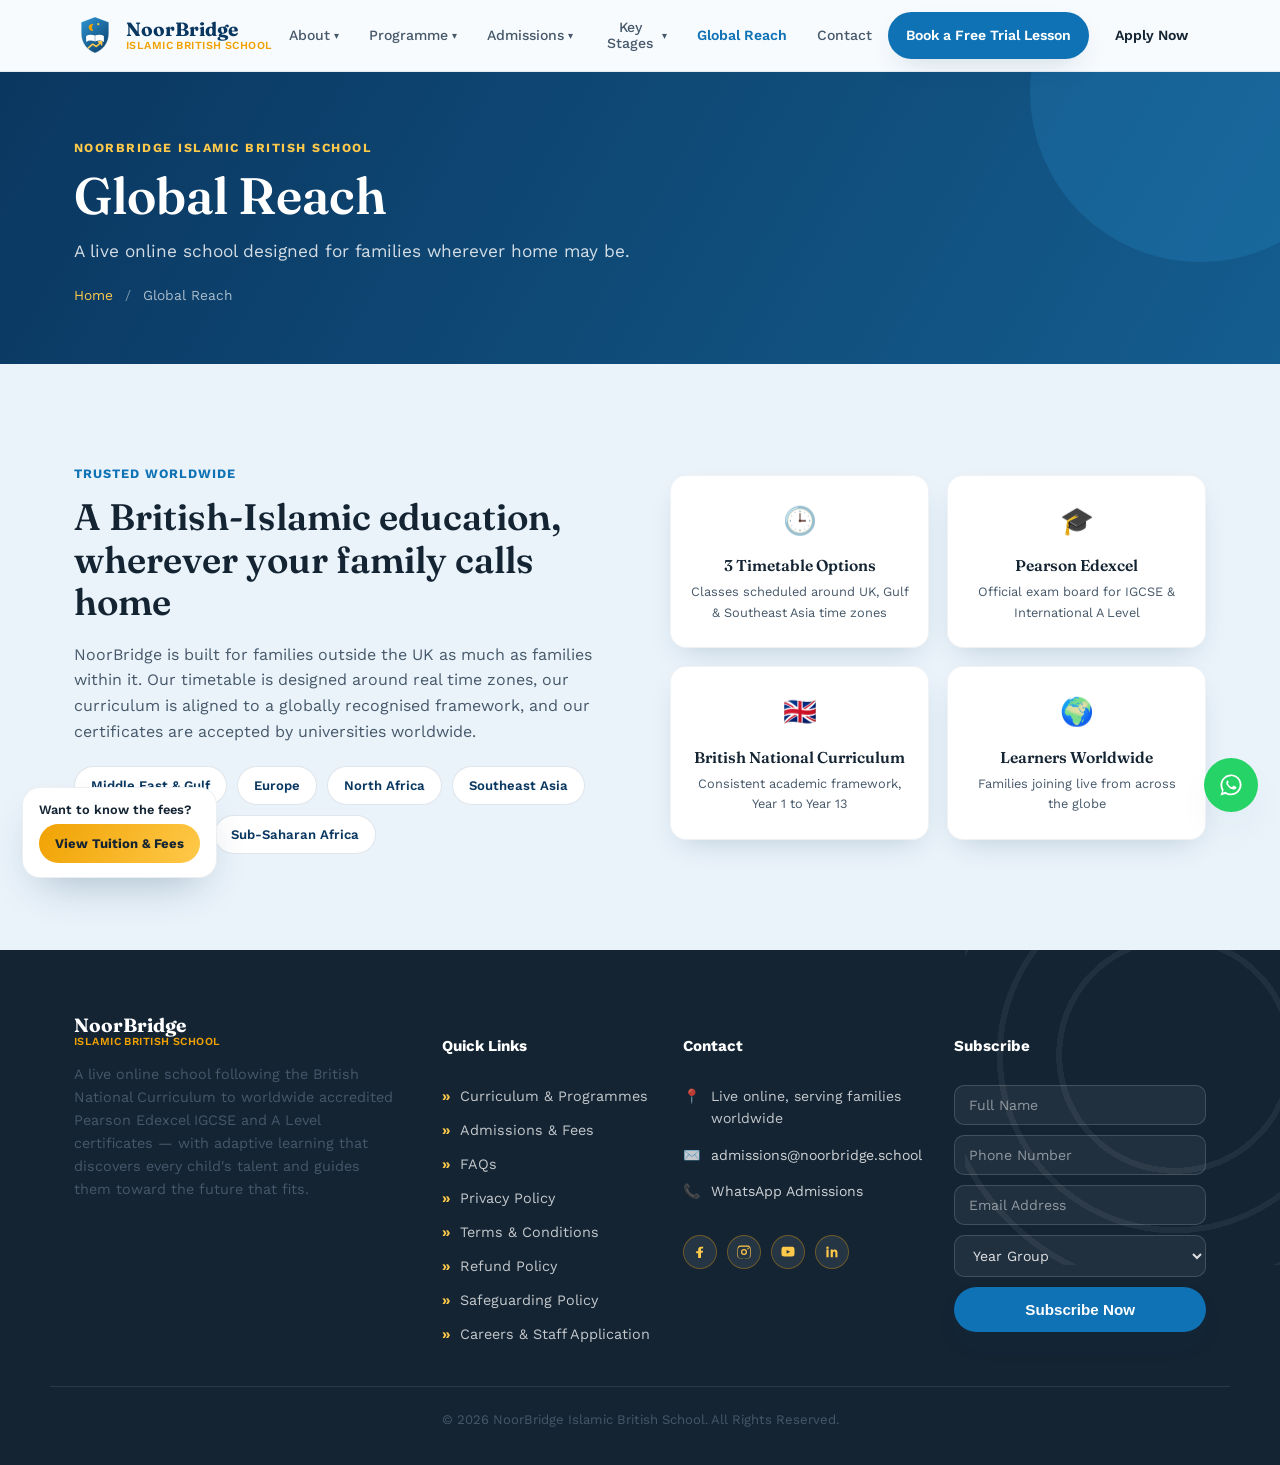
<file: global-reach.html>
<!DOCTYPE html>
<html lang="en">
<head>
<meta charset="UTF-8">
<meta name="viewport" content="width=device-width, initial-scale=1.0">
<title>Global Reach — NoorBridge Islamic British School</title>
<meta name="description" content="Meet a live online British-Islamic school built around families and time zones worldwide.">
<meta property="og:title" content="Global Reach — NoorBridge Islamic British School">
<meta property="og:description" content="Meet a live online British-Islamic school built around families and time zones worldwide.">
<link rel="preconnect" href="https://fonts.googleapis.com">
<link rel="preconnect" href="https://fonts.gstatic.com" crossorigin>
<link href="https://fonts.googleapis.com/css2?family=Fraunces:opsz,wght@9..144,500;9..144,600;9..144,700&family=Work+Sans:wght@400;500;600;700&display=swap" rel="stylesheet">
<link rel="icon" type="image/svg+xml" href="assets/favicon.svg">
<link rel="stylesheet" href="css/style.css">
</head>
<body>
<!-- ===== SHARED HEADER / NAV ===== -->
<!-- ===== HEADER ===== -->
<header class="site-header" id="top">
  <div class="container header-inner">
    <a href="index.html#top" class="brand">
      <span class="brand-mark" aria-hidden="true">
        <svg width="42" height="42" viewBox="0 0 64 64" fill="none">
          <defs>
            <linearGradient id="logoGrad" x1="6" y1="4" x2="58" y2="60" gradientUnits="userSpaceOnUse">
              <stop offset="0" stop-color="#2f9bdb"/>
              <stop offset="1" stop-color="#0a3760"/>
            </linearGradient>
          </defs>
          <!-- shield / crest -->
          <path d="M32 4.5 L53 12.5 V29 C53 45 44 54.5 32 59.5 C20 54.5 11 45 11 29 V12.5 Z"
                fill="url(#logoGrad)" stroke="#ffffff" stroke-width="1.4" stroke-opacity="0.35"/>
          <!-- crescent + star: Islamic identity -->
          <path d="M29.5 15.5a5.2 5.2 0 100 9.6 6.2 6.2 0 010-9.6z" fill="#f0a202"/>
          <circle cx="37" cy="15.5" r="1.6" fill="#ffc94a"/>
          <!-- open book: curriculum / self-discovery -->
          <path d="M18.5 33.5c4-2.6 8.5-2.6 13.5-0.6 5-2 9.5-2 13.5 0.6v9c-4-2.6-8.5-2.6-13.5-0.6-5-2-9.5-2-13.5 0.6z"
                fill="#ffffff"/>
          <line x1="32" y1="33" x2="32" y2="42" stroke="#0a3760" stroke-width="1.1" stroke-opacity="0.5"/>
          <!-- upward path: guidance to the future -->
          <path d="M22 51.5 L28.5 46 L34 49.5 L42 42.5" stroke="#ffc94a" stroke-width="2.4" stroke-linecap="round" stroke-linejoin="round" fill="none"/>
          <path d="M37.5 42.5 L42 42.5 L42 47" stroke="#ffc94a" stroke-width="2.4" stroke-linecap="round" stroke-linejoin="round" fill="none"/>
        </svg>
      </span>
      <span class="brand-name-group">
        <span class="brand-name">NoorBridge</span>
        <span class="brand-tagline">Islamic British School</span>
      </span>
    </a>

    <nav class="main-nav" id="mainNav">
      <div class="nav-group">
        <button type="button" class="nav-group-trigger">About <span class="nav-caret">▾</span></button>
        <div class="nav-dropdown">
          <a href="about.html#why-us">Why NoorBridge</a>
          <a href="about.html#discovery">Talent Discovery</a>
          <a href="about.html#wellbeing">Pastoral &amp; Wellbeing</a>
          <a href="about.html#careers">Career Pathways</a>
        </div>
      </div>
      <div class="nav-group">
        <button type="button" class="nav-group-trigger">Programme <span class="nav-caret">▾</span></button>
        <div class="nav-dropdown">
          <a href="curriculum.html#pathway">Curriculum &amp; Pathway</a>
          <a href="islamic-identity.html#identity">Islamic Identity</a>
          <a href="curriculum.html#ai-learning">Adaptive Learning</a>
          <a href="curriculum.html#delivery">How We Deliver Lessons</a>
        </div>
      </div>
      <div class="nav-group">
        <button type="button" class="nav-group-trigger">Admissions <span class="nav-caret">▾</span></button>
        <div class="nav-dropdown">
          <a href="fees.html#fees">Fees</a>
          <a href="fees.html#tutoring">After-School Tutoring</a>
          <a href="admissions.html#admissions">Admissions Process</a>
          <a href="faq.html#faq">FAQs</a>
        </div>
      </div>
      <div class="nav-group">
        <button type="button" class="nav-group-trigger">Key Stages <span class="nav-caret">▾</span></button>
        <div class="nav-dropdown">
          <a href="stage-primary.html">Primary · Years 1–6</a>
          <a href="stage-lower-secondary.html">Lower Secondary · Years 7–9</a>
          <a href="stage-gcse.html">IGCSE · Years 10–11</a>
          <a href="stage-sixth-form.html">Sixth Form · Years 12–13</a>
          <a href="stages.html">All Key Stages</a>
        </div>
      </div>
      <a href="global-reach.html#global" class="nav-single">Global Reach</a>
      <a href="contact.html#contact" class="nav-single">Contact</a>
    </nav>

    <div class="header-actions">
      <a href="admissions.html#admissions" class="btn btn-primary">Book a Free Trial Lesson</a>
      <a href="admissions.html#admissions" class="btn btn-ghost">Apply Now</a>
      <button class="nav-toggle" id="navToggle" aria-label="Open menu" aria-expanded="false">
        <span></span><span></span><span></span>
      </button>
    </div>
  </div>
</header>

<!-- ===== SHARED FLOATING ACTIONS ===== -->
<!-- ===== FLOATING TUITION BADGE (bottom-left) ===== -->
<a href="fees.html#fees" class="tuition-fab">
  <span class="tuition-fab-text">Want to know the fees?</span>
  <span class="tuition-fab-btn">View Tuition &amp; Fees</span>
</a>

<!-- ===== FLOATING CONTACT CLUSTER (bottom-right: WhatsApp + Back to Top) ===== -->
<div class="fab-stack">
  <!-- Replace the number below with the school's real WhatsApp business number -->
  <a href="https://wa.me/000000000000?text=Assalamu%20Alaikum%2C%20I%27d%20like%20to%20ask%20about%20admissions%20at%20NoorBridge"
     class="whatsapp-fab" target="_blank" rel="noopener" aria-label="Chat with admissions on WhatsApp">
    <svg width="26" height="26" viewBox="0 0 32 32" fill="#ffffff"><path d="M16 3C9 3 3 9 3 16c0 2.6.8 5 2.1 7.1L3 29l6.1-2c2 1.1 4.3 1.7 6.9 1.7 7 0 13-6 13-13S23 3 16 3zm0 2c5.9 0 10.7 4.8 10.7 10.7S21.9 26.4 16 26.4c-2.3 0-4.4-.7-6.2-1.9l-.4-.3-3.5 1.1 1.1-3.4-.3-.4A10.6 10.6 0 015.3 16C5.3 10.1 10.1 5.3 16 5.3zm-3.9 5.6c-.2 0-.6 0-.8.3-.3.3-1.1 1-1.1 2.5s1.1 2.9 1.3 3.1c.2.2 2.1 3.3 5.2 4.4 2.6.9 3.1.8 3.6.7.6-.1 1.9-.8 2.1-1.5.3-.7.3-1.4.2-1.5-.1-.2-.4-.3-.8-.5-.4-.2-2.1-1-2.4-1.2-.3-.1-.5-.2-.8.2-.2.3-.9 1.1-1.1 1.3-.2.2-.4.3-.7.1-.4-.2-1.5-.6-2.7-1.7-1-.9-1.6-2-1.8-2.4-.2-.3 0-.5.1-.7l.5-.6c.2-.2.2-.4.1-.6-.1-.2-.6-1.4-.8-1.9-.2-.5-.4-.4-.6-.4z"/></svg>
  </a>
  <button type="button" class="back-to-top" id="backToTop" aria-label="Back to top">
    <svg width="18" height="18" viewBox="0 0 24 24" fill="none" stroke="#ffffff" stroke-width="2.4" stroke-linecap="round" stroke-linejoin="round">
      <path d="M6 15l6-6 6 6"/>
    </svg>
  </button>
</div>

<main>
<!-- ===== PAGE HERO ===== -->
<section class="page-hero">
  <div class="container page-hero-inner">
    <p class="page-hero-kicker">NoorBridge Islamic British School</p>
    <h1>Global Reach</h1>
    <p class="page-hero-subtitle">A live online school designed for families wherever home may be.</p>
    <p class="breadcrumb"><a href="index.html">Home</a> <span>/</span> Global Reach</p>
  </div>
</section>

<!-- ===== GLOBAL REACH & ACCREDITATION ===== -->
<section class="section section-alt" id="global">
  <div class="container two-col">
    <div class="two-col-text">
      <p class="section-tag">Trusted Worldwide</p>
      <h2>A British-Islamic education, wherever your family calls home</h2>
      <p>
        NoorBridge is built for families outside the UK as much as families within it. Our timetable
        is designed around real time zones, our curriculum is aligned to a globally recognised
        framework, and our certificates are accepted by universities worldwide.
      </p>
      <div class="region-chips">
        <span>Middle East &amp; Gulf</span>
        <span>Europe</span>
        <span>North Africa</span>
        <span>Southeast Asia</span>
        <span>North America</span>
        <span>Sub-Saharan Africa</span>
      </div>
    </div>
    <div class="two-col-visual">
      <div class="accred-grid">
        <div class="accred-card">
          <span class="accred-icon">🕒</span>
          <p class="accred-title">3 Timetable Options</p>
          <p class="accred-sub">Classes scheduled around UK, Gulf &amp; Southeast Asia time zones</p>
        </div>
        <div class="accred-card">
          <span class="accred-icon">🎓</span>
          <p class="accred-title">Pearson Edexcel</p>
          <p class="accred-sub">Official exam board for IGCSE &amp; International A Level</p>
        </div>
        <div class="accred-card">
          <span class="accred-icon">🇬🇧</span>
          <p class="accred-title">British National Curriculum</p>
          <p class="accred-sub">Consistent academic framework, Year 1 to Year 13</p>
        </div>
        <div class="accred-card">
          <span class="accred-icon">🌍</span>
          <p class="accred-title">Learners Worldwide</p>
          <p class="accred-sub">Families joining live from across the globe</p>
        </div>
      </div>
    </div>
  </div>
</section>
</main>

<!-- ===== SHARED FOOTER ===== -->
<!-- ===== FOOTER ===== -->
<footer class="site-footer">
  <div class="footer-pattern" aria-hidden="true"></div>
  <div class="container footer-inner">
    <div class="footer-brand">
      <span class="brand-name-group">
        <span class="brand-name">NoorBridge</span>
        <span class="brand-tagline">Islamic British School</span>
      </span>
      <p>A live online school following the British National Curriculum to worldwide accredited
      Pearson Edexcel IGCSE and A Level certificates — with adaptive learning that discovers every
      child's talent and guides them toward the future that fits.</p>
    </div>

    <div class="footer-col">
      <h4>Quick Links</h4>
      <ul class="footer-link-list">
        <li><a href="curriculum.html#pathway">Curriculum &amp; Programmes</a></li>
        <li><a href="fees.html#fees">Admissions &amp; Fees</a></li>
        <li><a href="faq.html#faq">FAQs</a></li>
        <li><a href="index.html#top">Privacy Policy</a></li>
        <li><a href="index.html#top">Terms &amp; Conditions</a></li>
        <li><a href="index.html#top">Refund Policy</a></li>
        <li><a href="index.html#top">Safeguarding Policy</a></li>
        <li><a href="mailto:careers@noorbridge.school">Careers &amp; Staff Application</a></li>
      </ul>
    </div>

    <div class="footer-col">
      <h4>Contact</h4>
      <ul class="footer-contact-list">
        <li>
          <span class="footer-contact-icon">📍</span>
          <span>Live online, serving families worldwide</span>
        </li>
        <li>
          <span class="footer-contact-icon">✉️</span>
          <a href="mailto:admissions@noorbridge.school">admissions@noorbridge.school</a>
        </li>
        <li>
          <span class="footer-contact-icon">📞</span>
          <a href="https://wa.me/000000000000" target="_blank" rel="noopener">WhatsApp Admissions</a>
        </li>
      </ul>
      <div class="social-row">
        <a href="index.html#top" aria-label="Facebook"><svg width="16" height="16" viewBox="0 0 24 24" fill="currentColor"><path d="M13.5 21v-7.7h2.6l.4-3h-3v-1.9c0-.9.2-1.5 1.6-1.5h1.6V4.2C15.9 4.1 14.8 4 13.6 4c-2.6 0-4.4 1.6-4.4 4.5v2.3h-3v3h3V21h3.3z"/></svg></a>
        <a href="index.html#top" aria-label="Instagram"><svg width="16" height="16" viewBox="0 0 24 24" fill="currentColor"><path d="M12 2.2c3.2 0 3.6 0 4.9.1 1.2.1 1.9.2 2.3.4.6.2 1 .5 1.4.9.4.4.7.8.9 1.4.2.4.3 1 .4 2.3.1 1.3.1 1.6.1 4.9s0 3.6-.1 4.9c-.1 1.2-.2 1.9-.4 2.3-.2.6-.5 1-.9 1.4-.4.4-.8.7-1.4.9-.4.2-1 .3-2.3.4-1.3.1-1.6.1-4.9.1s-3.6 0-4.9-.1c-1.2-.1-1.9-.2-2.3-.4-.6-.2-1-.5-1.4-.9-.4-.4-.7-.8-.9-1.4-.2-.4-.3-1-.4-2.3C2.2 15.6 2.2 15.2 2.2 12s0-3.6.1-4.9c.1-1.2.2-1.9.4-2.3.2-.6.5-1 .9-1.4.4-.4.8-.7 1.4-.9.4-.2 1-.3 2.3-.4C8.4 2.2 8.8 2.2 12 2.2zm0 1.8c-3.1 0-3.5 0-4.7.1-1 0-1.6.2-1.9.3-.5.2-.8.4-1.2.8-.4.4-.6.7-.8 1.2-.1.3-.3.9-.3 1.9-.1 1.2-.1 1.6-.1 4.7s0 3.5.1 4.7c0 1 .2 1.6.3 1.9.2.5.4.8.8 1.2.4.4.7.6 1.2.8.3.1.9.3 1.9.3 1.2.1 1.6.1 4.7.1s3.5 0 4.7-.1c1 0 1.6-.2 1.9-.3.5-.2.8-.4 1.2-.8.4-.4.6-.7.8-1.2.1-.3.3-.9.3-1.9.1-1.2.1-1.6.1-4.7s0-3.5-.1-4.7c0-1-.2-1.6-.3-1.9-.2-.5-.4-.8-.8-1.2-.4-.4-.7-.6-1.2-.8-.3-.1-.9-.3-1.9-.3-1.2-.1-1.6-.1-4.7-.1zm0 3.5a4.5 4.5 0 110 9 4.5 4.5 0 010-9zm0 1.8a2.7 2.7 0 100 5.4 2.7 2.7 0 000-5.4zm5.7-3.6a1.1 1.1 0 110 2.1 1.1 1.1 0 010-2.1z"/></svg></a>
        <a href="index.html#top" aria-label="YouTube"><svg width="16" height="16" viewBox="0 0 24 24" fill="currentColor"><path d="M21.6 7.2s-.2-1.5-.8-2.1c-.8-.8-1.7-.8-2.1-.9C15.9 4 12 4 12 4h0s-3.9 0-6.7.2c-.4 0-1.3.1-2.1.9-.6.6-.8 2.1-.8 2.1S2.2 9 2.2 10.7v1.5c0 1.8.2 3.5.2 3.5s.2 1.5.8 2.1c.8.8 1.8.8 2.3.9 1.6.2 6.5.2 6.5.2s3.9 0 6.7-.2c.4 0 1.3-.1 2.1-.9.6-.6.8-2.1.8-2.1s.2-1.7.2-3.5v-1.5c0-1.8-.2-3.5-.2-3.5zM9.9 14.6V8.9l5.4 2.9-5.4 2.8z"/></svg></a>
        <a href="index.html#top" aria-label="LinkedIn"><svg width="16" height="16" viewBox="0 0 24 24" fill="currentColor"><path d="M6.9 8.4H3.6V20h3.3V8.4zM5.3 3.6a1.9 1.9 0 100 3.8 1.9 1.9 0 000-3.8zM20.4 20h-3.3v-6.2c0-1.5-.5-2.5-1.8-2.5-1 0-1.6.7-1.9 1.3-.1.2-.1.6-.1.9V20H10c0-11.6 0-11.6 0-11.6h3.3v1.7c.4-.7 1.3-1.7 3-1.7 2.2 0 3.9 1.4 3.9 4.5V20z"/></svg></a>
      </div>
    </div>

    <div class="footer-col footer-subscribe">
      <h4>Subscribe</h4>
      <form class="subscribe-form" id="newsletterForm">
        <input type="text" name="subscribeName" placeholder="Full Name" required>
        <input type="tel" name="subscribePhone" placeholder="Phone Number">
        <input type="email" name="subscribeEmail" placeholder="Email Address" required>
        <select name="subscribeYear" aria-label="Year group of interest" required>
          <option value="" disabled selected>Year Group</option>
          <option>Year 1</option><option>Year 2</option><option>Year 3</option>
          <option>Year 4</option><option>Year 5</option><option>Year 6</option>
          <option>Year 7</option><option>Year 8</option><option>Year 9</option>
          <option>Year 10</option><option>Year 11</option><option>Year 12</option><option>Year 13</option>
        </select>
        <button type="submit" class="btn btn-primary btn-block">Subscribe Now</button>
      </form>
    </div>
  </div>
  <div class="footer-bottom">
    <p>© 2026 NoorBridge Islamic British School. All Rights Reserved.</p>
  </div>
</footer>

<!-- ===== SHARED SCRIPT ===== -->
<script src="js/main.js"></script>
</body>
</html>
</file>
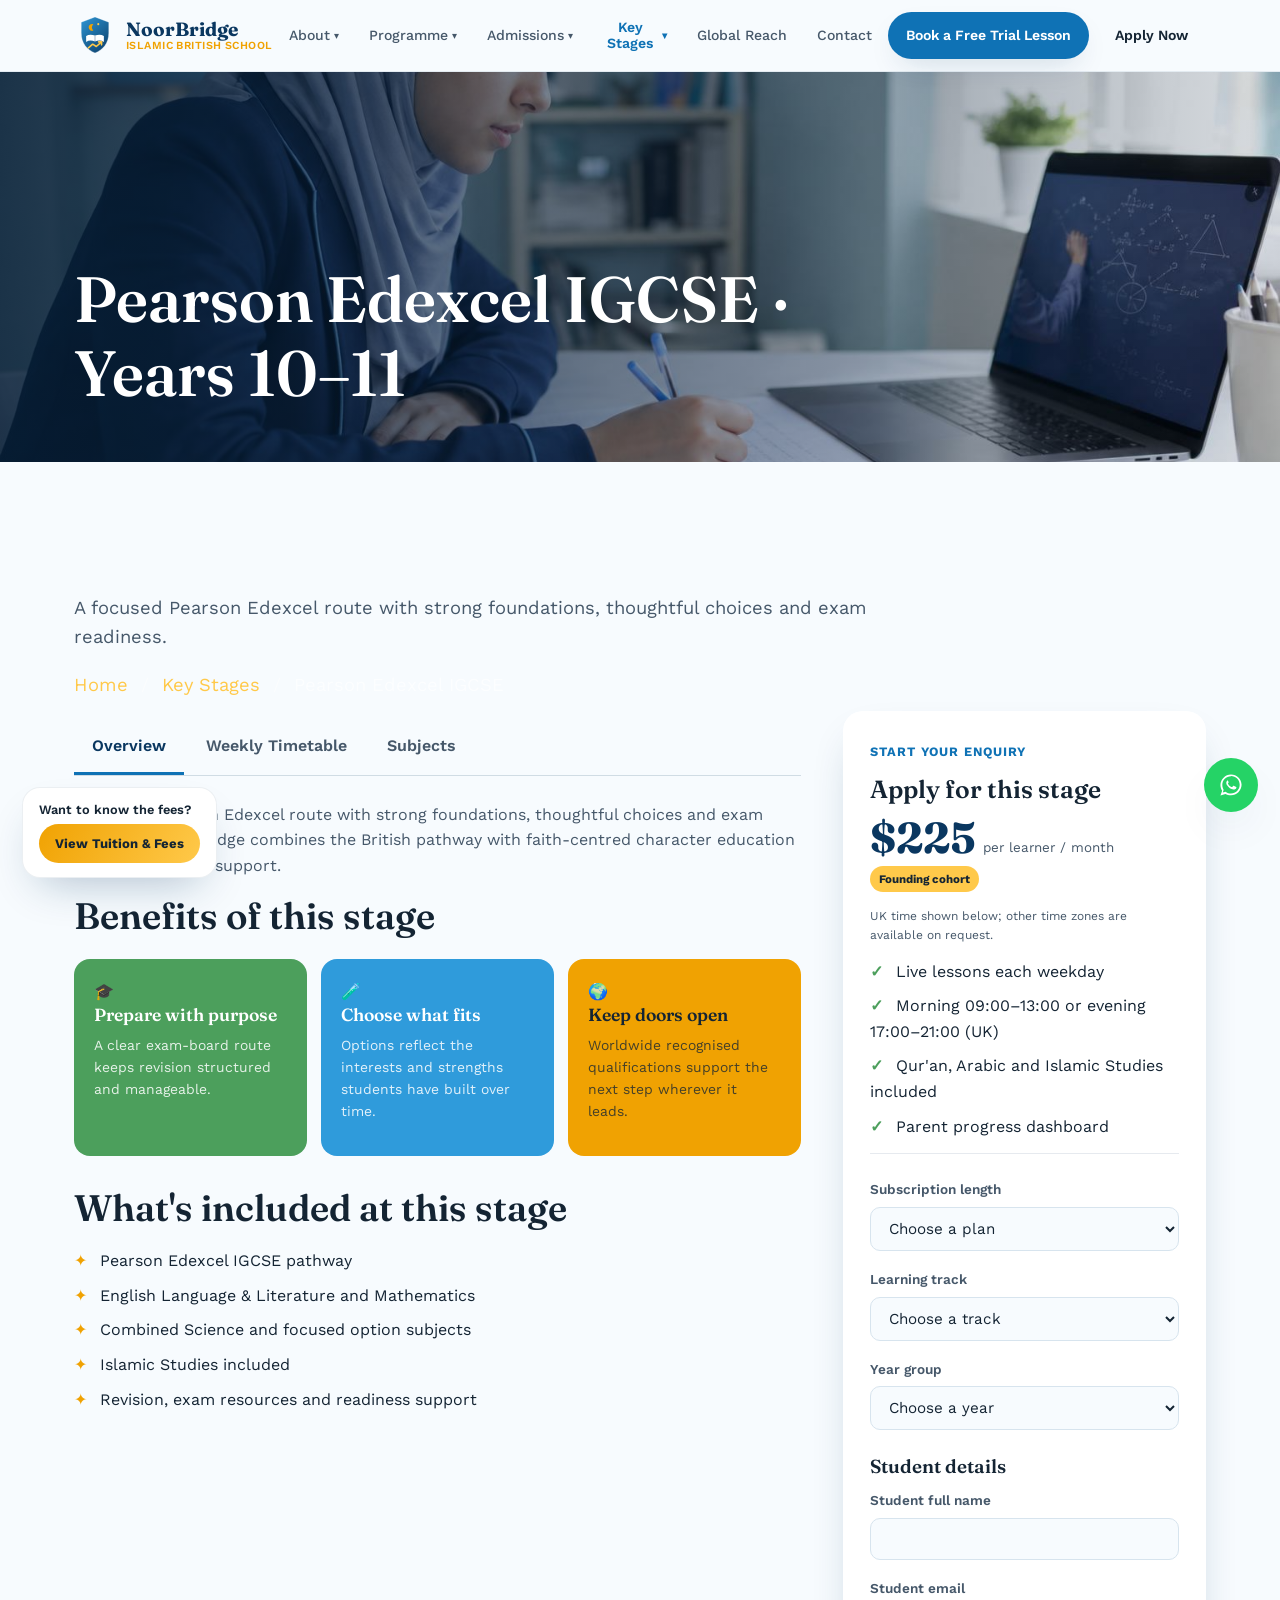
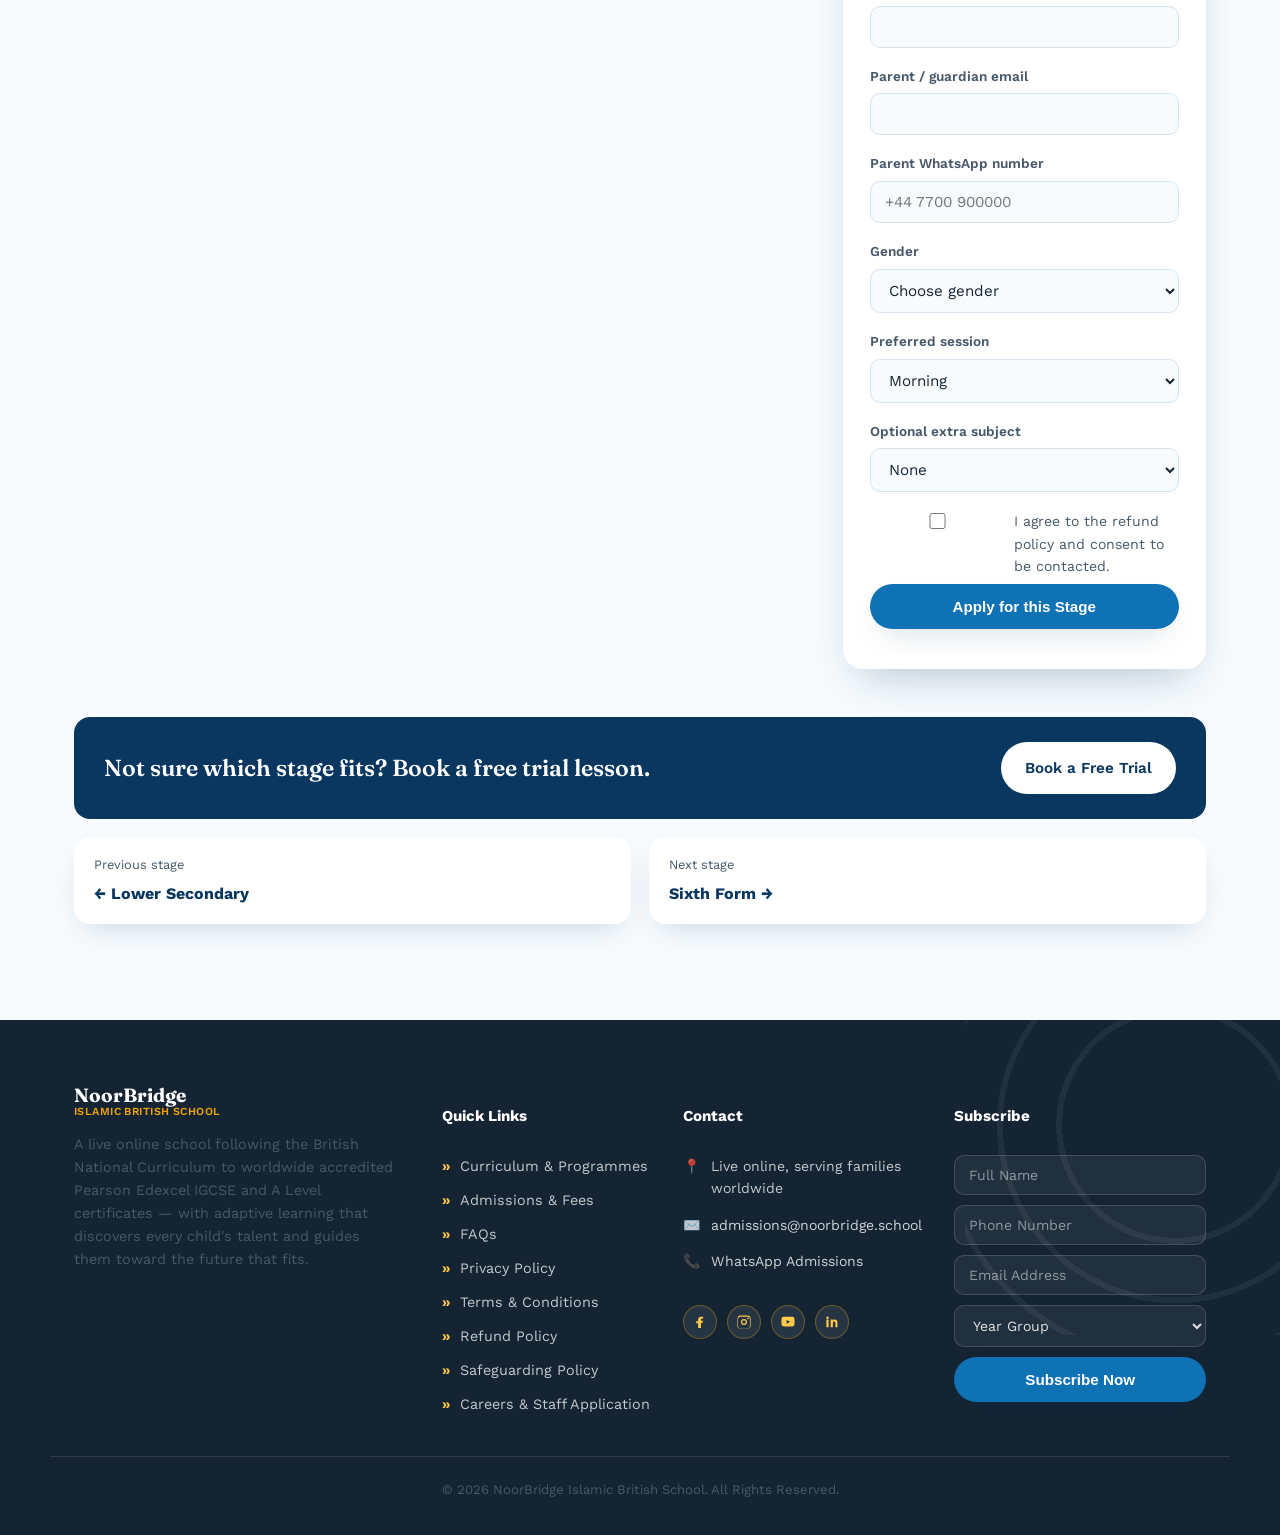
<file: stage-gcse.html>
<!DOCTYPE html>
<html lang="en">
<head>
<meta charset="UTF-8">
<meta name="viewport" content="width=device-width, initial-scale=1.0">
<title>Pearson Edexcel IGCSE · Years 10–11 — NoorBridge Islamic British School</title>
<meta name="description" content="Explore the NoorBridge Pearson Edexcel IGCSE stage for Years 10–11, with live British curriculum learning and a clear path forward.">
<meta property="og:title" content="Pearson Edexcel IGCSE · Years 10–11 — NoorBridge Islamic British School">
<meta property="og:url" content="https://noorbridge.school/stage-gcse.html">
<meta property="og:type" content="website">
<meta property="og:description" content="Explore the NoorBridge Pearson Edexcel IGCSE stage for Years 10–11, with live British curriculum learning and a clear path forward.">
<meta property="og:image" content="https://noorbridge.school/assets/stage-gcse.jpg">
<link rel="preconnect" href="https://fonts.googleapis.com">
<link rel="preconnect" href="https://fonts.gstatic.com" crossorigin>
<link href="https://fonts.googleapis.com/css2?family=Fraunces:opsz,wght@9..144,500;9..144,600;9..144,700&family=Work+Sans:wght@400;500;600;700&display=swap" rel="stylesheet">
<link rel="icon" type="image/svg+xml" href="assets/favicon.svg">
<link rel="stylesheet" href="css/style.css">
</head>
<body>
<!-- ===== SHARED HEADER / NAV ===== -->
<!-- ===== HEADER ===== -->
<header class="site-header" id="top">
  <div class="container header-inner">
    <a href="index.html#top" class="brand">
      <span class="brand-mark" aria-hidden="true">
        <svg width="42" height="42" viewBox="0 0 64 64" fill="none">
          <defs>
            <linearGradient id="logoGrad" x1="6" y1="4" x2="58" y2="60" gradientUnits="userSpaceOnUse">
              <stop offset="0" stop-color="#2f9bdb"/>
              <stop offset="1" stop-color="#0a3760"/>
            </linearGradient>
          </defs>
          <!-- shield / crest -->
          <path d="M32 4.5 L53 12.5 V29 C53 45 44 54.5 32 59.5 C20 54.5 11 45 11 29 V12.5 Z"
                fill="url(#logoGrad)" stroke="#ffffff" stroke-width="1.4" stroke-opacity="0.35"/>
          <!-- crescent + star: Islamic identity -->
          <path d="M29.5 15.5a5.2 5.2 0 100 9.6 6.2 6.2 0 010-9.6z" fill="#f0a202"/>
          <circle cx="37" cy="15.5" r="1.6" fill="#ffc94a"/>
          <!-- open book: curriculum / self-discovery -->
          <path d="M18.5 33.5c4-2.6 8.5-2.6 13.5-0.6 5-2 9.5-2 13.5 0.6v9c-4-2.6-8.5-2.6-13.5-0.6-5-2-9.5-2-13.5 0.6z"
                fill="#ffffff"/>
          <line x1="32" y1="33" x2="32" y2="42" stroke="#0a3760" stroke-width="1.1" stroke-opacity="0.5"/>
          <!-- upward path: guidance to the future -->
          <path d="M22 51.5 L28.5 46 L34 49.5 L42 42.5" stroke="#ffc94a" stroke-width="2.4" stroke-linecap="round" stroke-linejoin="round" fill="none"/>
          <path d="M37.5 42.5 L42 42.5 L42 47" stroke="#ffc94a" stroke-width="2.4" stroke-linecap="round" stroke-linejoin="round" fill="none"/>
        </svg>
      </span>
      <span class="brand-name-group">
        <span class="brand-name">NoorBridge</span>
        <span class="brand-tagline">Islamic British School</span>
      </span>
    </a>

    <nav class="main-nav" id="mainNav">
      <div class="nav-group">
        <button type="button" class="nav-group-trigger">About <span class="nav-caret">▾</span></button>
        <div class="nav-dropdown">
          <a href="about.html#why-us">Why NoorBridge</a>
          <a href="about.html#discovery">Talent Discovery</a>
          <a href="about.html#wellbeing">Pastoral &amp; Wellbeing</a>
          <a href="about.html#careers">Career Pathways</a>
        </div>
      </div>
      <div class="nav-group">
        <button type="button" class="nav-group-trigger">Programme <span class="nav-caret">▾</span></button>
        <div class="nav-dropdown">
          <a href="curriculum.html#pathway">Curriculum &amp; Pathway</a>
          <a href="islamic-identity.html#identity">Islamic Identity</a>
          <a href="curriculum.html#ai-learning">Adaptive Learning</a>
          <a href="curriculum.html#delivery">How We Deliver Lessons</a>
        </div>
      </div>
      <div class="nav-group">
        <button type="button" class="nav-group-trigger">Admissions <span class="nav-caret">▾</span></button>
        <div class="nav-dropdown">
          <a href="fees.html#fees">Fees</a>
          <a href="fees.html#tutoring">After-School Tutoring</a>
          <a href="admissions.html#admissions">Admissions Process</a>
          <a href="faq.html#faq">FAQs</a>
        </div>
      </div>
      <div class="nav-group">
        <button type="button" class="nav-group-trigger">Key Stages <span class="nav-caret">▾</span></button>
        <div class="nav-dropdown">
          <a href="stage-primary.html">Primary · Years 1–6</a>
          <a href="stage-lower-secondary.html">Lower Secondary · Years 7–9</a>
          <a href="stage-gcse.html">IGCSE · Years 10–11</a>
          <a href="stage-sixth-form.html">Sixth Form · Years 12–13</a>
          <a href="stages.html">All Key Stages</a>
        </div>
      </div>
      <a href="global-reach.html#global" class="nav-single">Global Reach</a>
      <a href="contact.html#contact" class="nav-single">Contact</a>
    </nav>

    <div class="header-actions">
      <a href="admissions.html#admissions" class="btn btn-primary">Book a Free Trial Lesson</a>
      <a href="admissions.html#admissions" class="btn btn-ghost">Apply Now</a>
      <button class="nav-toggle" id="navToggle" aria-label="Open menu" aria-expanded="false">
        <span></span><span></span><span></span>
      </button>
    </div>
  </div>
</header>

<!-- ===== SHARED FLOATING ACTIONS ===== -->
<!-- ===== FLOATING TUITION BADGE (bottom-left) ===== -->
<a href="fees.html#fees" class="tuition-fab">
  <span class="tuition-fab-text">Want to know the fees?</span>
  <span class="tuition-fab-btn">View Tuition &amp; Fees</span>
</a>

<!-- ===== FLOATING CONTACT CLUSTER (bottom-right: WhatsApp + Back to Top) ===== -->
<div class="fab-stack">
  <!-- Replace the number below with the school's real WhatsApp business number -->
  <a href="https://wa.me/000000000000?text=Assalamu%20Alaikum%2C%20I%27d%20like%20to%20ask%20about%20admissions%20at%20NoorBridge"
     class="whatsapp-fab" target="_blank" rel="noopener" aria-label="Chat with admissions on WhatsApp">
    <svg width="26" height="26" viewBox="0 0 32 32" fill="#ffffff"><path d="M16 3C9 3 3 9 3 16c0 2.6.8 5 2.1 7.1L3 29l6.1-2c2 1.1 4.3 1.7 6.9 1.7 7 0 13-6 13-13S23 3 16 3zm0 2c5.9 0 10.7 4.8 10.7 10.7S21.9 26.4 16 26.4c-2.3 0-4.4-.7-6.2-1.9l-.4-.3-3.5 1.1 1.1-3.4-.3-.4A10.6 10.6 0 015.3 16C5.3 10.1 10.1 5.3 16 5.3zm-3.9 5.6c-.2 0-.6 0-.8.3-.3.3-1.1 1-1.1 2.5s1.1 2.9 1.3 3.1c.2.2 2.1 3.3 5.2 4.4 2.6.9 3.1.8 3.6.7.6-.1 1.9-.8 2.1-1.5.3-.7.3-1.4.2-1.5-.1-.2-.4-.3-.8-.5-.4-.2-2.1-1-2.4-1.2-.3-.1-.5-.2-.8.2-.2.3-.9 1.1-1.1 1.3-.2.2-.4.3-.7.1-.4-.2-1.5-.6-2.7-1.7-1-.9-1.6-2-1.8-2.4-.2-.3 0-.5.1-.7l.5-.6c.2-.2.2-.4.1-.6-.1-.2-.6-1.4-.8-1.9-.2-.5-.4-.4-.6-.4z"/></svg>
  </a>
  <button type="button" class="back-to-top" id="backToTop" aria-label="Back to top">
    <svg width="18" height="18" viewBox="0 0 24 24" fill="none" stroke="#ffffff" stroke-width="2.4" stroke-linecap="round" stroke-linejoin="round">
      <path d="M6 15l6-6 6 6"/>
    </svg>
  </button>
</div>

<main>
 <!-- ===== STAGE BANNER ===== -->
 <section class="stage-banner">
  <img alt="Pearson Edexcel IGCSE learners at NoorBridge" src="assets/stage-gcse.jpg"/>
  <div class="container stage-banner-content">
   <h1>
    Pearson Edexcel IGCSE
    <span class="stage-banner-years">
     &middot; Years 10&ndash;11
    </span>
   </h1>
  </div>
 </section>
 <section class="section">
  <div class="container">
   <div class="stage-intro">
    <p>
     A focused Pearson Edexcel route with strong foundations, thoughtful choices and exam readiness.
    </p>
    <p class="breadcrumb">
     <a href="index.html">
      Home
     </a>
     <span>
      /
     </span>
     <a href="stages.html">
      Key Stages
     </a>
     <span>
      /
     </span>
     Pearson Edexcel IGCSE
    </p>
    <a class="btn btn-primary stage-apply-mobile" href="#apply">
     Apply for this stage
    </a>
   </div>
   <div class="stage-layout">
    <div class="stage-main">
     <div class="tabs" data-tabs="">
      <div aria-label="Pearson Edexcel IGCSE information" class="tab-list" role="tablist">
       <button aria-controls="overview-panel" aria-selected="true" class="tab-trigger" id="overview-tab" role="tab">
        Overview
       </button>
       <button aria-controls="timetable-panel" aria-selected="false" class="tab-trigger" id="timetable-tab" role="tab">
        Weekly Timetable
       </button>
       <button aria-controls="subjects-panel" aria-selected="false" class="tab-trigger" id="subjects-tab" role="tab">
        Subjects
       </button>
      </div>
      <section aria-labelledby="overview-tab" class="tab-panel" id="overview-panel" role="tabpanel">
       <p>
        A focused Pearson Edexcel route with strong foundations, thoughtful choices and exam readiness. NoorBridge combines the British pathway with faith-centred character education and live, personal support.
       </p>
       <h2>
        Benefits of this stage
       </h2>
       <div class="benefit-grid">
        <article class="benefit-card benefit-green">
         <div class="benefit-icon">
          🎓
         </div>
         <h3>
          Prepare with purpose
         </h3>
         <p>
          A clear exam-board route keeps revision structured and manageable.
         </p>
        </article>
        <article class="benefit-card benefit-blue">
         <div class="benefit-icon">
          🧪
         </div>
         <h3>
          Choose what fits
         </h3>
         <p>
          Options reflect the interests and strengths students have built over time.
         </p>
        </article>
        <article class="benefit-card benefit-gold">
         <div class="benefit-icon">
          🌍
         </div>
         <h3>
          Keep doors open
         </h3>
         <p>
          Worldwide recognised qualifications support the next step wherever it leads.
         </p>
        </article>
       </div>
       <h2>
        What's included at this stage
       </h2>
       <ul class="stage-feature-list">
        <li>
         Pearson Edexcel IGCSE pathway
        </li>
        <li>
         English Language &amp; Literature and Mathematics
        </li>
        <li>
         Combined Science and focused option subjects
        </li>
        <li>
         Islamic Studies included
        </li>
        <li>
         Revision, exam resources and readiness support
        </li>
       </ul>
      </section>
      <section aria-labelledby="timetable-tab" class="tab-panel" hidden="" id="timetable-panel" role="tabpanel">
       <p class="time-note">
        Indicative weekly rhythm shown in UK time. Other time zones are available on request.
       </p>
       <div class="timetable-wrap">
        <table class="timetable">
         <caption class="sr-only">
          Indicative Pearson Edexcel IGCSE timetable
         </caption>
         <thead>
          <tr>
           <th scope="col">
            Day
           </th>
           <th scope="col">
            Morning &middot; 09:00&ndash;13:00
           </th>
           <th scope="col">
            Evening &middot; 17:00&ndash;21:00
           </th>
          </tr>
         </thead>
         <tbody>
          <tr>
           <th scope="row">
            Monday
           </th>
           <td>
            English Language
           </td>
           <td>
            Mathematics
           </td>
          </tr>
          <tr>
           <th scope="row">
            Tuesday
           </th>
           <td>
            Science
           </td>
           <td>
            Islamic Studies
           </td>
          </tr>
          <tr>
           <th scope="row">
            Wednesday
           </th>
           <td>
            Option subject
           </td>
           <td>
            Revision clinic
           </td>
          </tr>
          <tr>
           <th scope="row">
            Thursday
           </th>
           <td>
            Mathematics
           </td>
           <td>
            English Literature
           </td>
          </tr>
          <tr>
           <th scope="row">
            Friday
           </th>
           <td>
            Option subject
           </td>
           <td>
            Tutorial / mentoring
           </td>
          </tr>
         </tbody>
        </table>
       </div>
      </section>
      <section aria-labelledby="subjects-tab" class="tab-panel" hidden="" id="subjects-panel" role="tabpanel">
       <p>
        Core learning is paired with the subjects and pathways that make sense for this stage.
       </p>
       <div class="subject-chip-list">
        <span>
         English Language &amp; Literature
        </span>
        <span>
         Mathematics
        </span>
        <span>
         Combined Science
        </span>
        <span>
         Business Studies
        </span>
        <span>
         Economics
        </span>
        <span>
         Accounting
        </span>
        <span>
         <span class="chip-included">
          Islamic Studies &mdash; included
         </span>
        </span>
        <span>
         <span class="chip-optional">
          + Single Sciences, Computer Science, Arabic (optional add-ons)
         </span>
        </span>
       </div>
      </section>
     </div>
    </div>
    <aside class="stage-enrolment" id="apply">
     <div class="enrolment-card">
      <p class="section-tag">
       Start your enquiry
      </p>
      <h2>
       Apply for this stage
      </h2>
      <div class="price-line">
       <strong>
        $225
       </strong>
       <span>
        per learner / month
       </span>
      </div>
      <span class="founding-badge">
       Founding cohort
      </span>
      <p class="time-note">
       UK time shown below; other time zones are available on request.
      </p>
      <!-- TODO: confirm real lesson counts and session times with the school -->
      <ul class="inclusion-list">
       <li>
        Live lessons each weekday
       </li>
       <li>
        Morning 09:00&ndash;13:00 or evening 17:00&ndash;21:00 (UK)
       </li>
       <li>
        Qur'an, Arabic and Islamic Studies included
       </li>
       <li>
        Parent progress dashboard
       </li>
      </ul>
      <form class="stage-form" data-stage-form="">
       <label class="field">
        <span>
         Subscription length
        </span>
        <select name="subscription" required="">
         <option value="">
          Choose a plan
         </option>
         <option>
          Monthly
         </option>
         <option>
          Term (12 weeks)
         </option>
         <option>
          Full academic year (3 terms)
         </option>
        </select>
       </label>
       <label class="field">
        <span>
         Learning track
        </span>
        <select name="track" required="">
         <option value="">
          Choose a track
         </option>
         <option>
          Live group classes
         </option>
         <option>
          One-to-one tutoring
         </option>
         <option>
          Flexible independent study
         </option>
        </select>
       </label>
       <label class="field">
        <span>
         Year group
        </span>
        <select name="year" required="">
         <option value="">
          Choose a year
         </option>
         <option>
          Year 10
         </option>
         <option>
          Year 11
         </option>
        </select>
       </label>
       <h3>
        Student details
       </h3>
       <label class="field">
        <span>
         Student full name
        </span>
        <input name="studentName" required="" type="text"/>
       </label>
       <label class="field">
        <span>
         Student email
        </span>
        <input name="studentEmail" required="" type="email"/>
       </label>
       <label class="field">
        <span>
         Parent / guardian email
        </span>
        <input name="parentEmail" required="" type="email"/>
       </label>
       <label class="field">
        <span>
         Parent WhatsApp number
        </span>
        <input name="whatsapp" placeholder="+44 7700 900000" required="" type="tel"/>
       </label>
       <label class="field">
        <span>
         Gender
        </span>
        <select name="gender" required="">
         <option value="">
          Choose gender
         </option>
         <option>
          Male
         </option>
         <option>
          Female
         </option>
        </select>
       </label>
       <label class="field">
        <span>
         Preferred session
        </span>
        <select name="session" required="">
         <option>
          Morning
         </option>
         <option>
          Evening
         </option>
        </select>
       </label>
       <label class="field">
        <span>
         Optional extra subject
        </span>
        <select name="extra">
         <option>
          None
         </option>
         <option>
          Single Sciences
         </option>
         <option>
          Computer Science
         </option>
         <option>
          Arabic
         </option>
        </select>
       </label>
       <label class="field-checkbox">
        <input name="consent" required="" type="checkbox"/>
        <span>
         I agree to the
         <a href="fees.html#fees">
          refund policy
         </a>
         and consent to be contacted.
        </span>
       </label>
       <button class="btn btn-primary btn-block" type="submit">
        Apply for this Stage
       </button>
       <p aria-live="polite" class="stage-form-note" data-stage-form-note="">
       </p>
      </form>
     </div>
    </aside>
   </div>
   <div class="stage-cta-band">
    <h2>
     Not sure which stage fits? Book a free trial lesson.
    </h2>
    <a class="btn btn-light" href="admissions.html#admissions">
     Book a Free Trial
    </a>
   </div>
   <div class="stage-adjacent">
    <a href="stage-lower-secondary.html">
     <span>
      Previous stage
     </span>
     <strong>
      &larr; Lower Secondary
     </strong>
    </a>
    <a href="stage-sixth-form.html">
     <span>
      Next stage
     </span>
     <strong>
      Sixth Form &rarr;
     </strong>
    </a>
   </div>
  </div>
 </section>
</main>

<!-- ===== SHARED FOOTER ===== -->
<!-- ===== FOOTER ===== -->
<footer class="site-footer">
  <div class="footer-pattern" aria-hidden="true"></div>
  <div class="container footer-inner">
    <div class="footer-brand">
      <span class="brand-name-group">
        <span class="brand-name">NoorBridge</span>
        <span class="brand-tagline">Islamic British School</span>
      </span>
      <p>A live online school following the British National Curriculum to worldwide accredited
      Pearson Edexcel IGCSE and A Level certificates — with adaptive learning that discovers every
      child's talent and guides them toward the future that fits.</p>
    </div>

    <div class="footer-col">
      <h4>Quick Links</h4>
      <ul class="footer-link-list">
        <li><a href="curriculum.html#pathway">Curriculum &amp; Programmes</a></li>
        <li><a href="fees.html#fees">Admissions &amp; Fees</a></li>
        <li><a href="faq.html#faq">FAQs</a></li>
        <li><a href="index.html#top">Privacy Policy</a></li>
        <li><a href="index.html#top">Terms &amp; Conditions</a></li>
        <li><a href="index.html#top">Refund Policy</a></li>
        <li><a href="index.html#top">Safeguarding Policy</a></li>
        <li><a href="mailto:careers@noorbridge.school">Careers &amp; Staff Application</a></li>
      </ul>
    </div>

    <div class="footer-col">
      <h4>Contact</h4>
      <ul class="footer-contact-list">
        <li>
          <span class="footer-contact-icon">📍</span>
          <span>Live online, serving families worldwide</span>
        </li>
        <li>
          <span class="footer-contact-icon">✉️</span>
          <a href="mailto:admissions@noorbridge.school">admissions@noorbridge.school</a>
        </li>
        <li>
          <span class="footer-contact-icon">📞</span>
          <a href="https://wa.me/000000000000" target="_blank" rel="noopener">WhatsApp Admissions</a>
        </li>
      </ul>
      <div class="social-row">
        <a href="index.html#top" aria-label="Facebook"><svg width="16" height="16" viewBox="0 0 24 24" fill="currentColor"><path d="M13.5 21v-7.7h2.6l.4-3h-3v-1.9c0-.9.2-1.5 1.6-1.5h1.6V4.2C15.9 4.1 14.8 4 13.6 4c-2.6 0-4.4 1.6-4.4 4.5v2.3h-3v3h3V21h3.3z"/></svg></a>
        <a href="index.html#top" aria-label="Instagram"><svg width="16" height="16" viewBox="0 0 24 24" fill="currentColor"><path d="M12 2.2c3.2 0 3.6 0 4.9.1 1.2.1 1.9.2 2.3.4.6.2 1 .5 1.4.9.4.4.7.8.9 1.4.2.4.3 1 .4 2.3.1 1.3.1 1.6.1 4.9s0 3.6-.1 4.9c-.1 1.2-.2 1.9-.4 2.3-.2.6-.5 1-.9 1.4-.4.4-.8.7-1.4.9-.4.2-1 .3-2.3.4-1.3.1-1.6.1-4.9.1s-3.6 0-4.9-.1c-1.2-.1-1.9-.2-2.3-.4-.6-.2-1-.5-1.4-.9-.4-.4-.7-.8-.9-1.4-.2-.4-.3-1-.4-2.3C2.2 15.6 2.2 15.2 2.2 12s0-3.6.1-4.9c.1-1.2.2-1.9.4-2.3.2-.6.5-1 .9-1.4.4-.4.8-.7 1.4-.9.4-.2 1-.3 2.3-.4C8.4 2.2 8.8 2.2 12 2.2zm0 1.8c-3.1 0-3.5 0-4.7.1-1 0-1.6.2-1.9.3-.5.2-.8.4-1.2.8-.4.4-.6.7-.8 1.2-.1.3-.3.9-.3 1.9-.1 1.2-.1 1.6-.1 4.7s0 3.5.1 4.7c0 1 .2 1.6.3 1.9.2.5.4.8.8 1.2.4.4.7.6 1.2.8.3.1.9.3 1.9.3 1.2.1 1.6.1 4.7.1s3.5 0 4.7-.1c1 0 1.6-.2 1.9-.3.5-.2.8-.4 1.2-.8.4-.4.6-.7.8-1.2.1-.3.3-.9.3-1.9.1-1.2.1-1.6.1-4.7s0-3.5-.1-4.7c0-1-.2-1.6-.3-1.9-.2-.5-.4-.8-.8-1.2-.4-.4-.7-.6-1.2-.8-.3-.1-.9-.3-1.9-.3-1.2-.1-1.6-.1-4.7-.1zm0 3.5a4.5 4.5 0 110 9 4.5 4.5 0 010-9zm0 1.8a2.7 2.7 0 100 5.4 2.7 2.7 0 000-5.4zm5.7-3.6a1.1 1.1 0 110 2.1 1.1 1.1 0 010-2.1z"/></svg></a>
        <a href="index.html#top" aria-label="YouTube"><svg width="16" height="16" viewBox="0 0 24 24" fill="currentColor"><path d="M21.6 7.2s-.2-1.5-.8-2.1c-.8-.8-1.7-.8-2.1-.9C15.9 4 12 4 12 4h0s-3.9 0-6.7.2c-.4 0-1.3.1-2.1.9-.6.6-.8 2.1-.8 2.1S2.2 9 2.2 10.7v1.5c0 1.8.2 3.5.2 3.5s.2 1.5.8 2.1c.8.8 1.8.8 2.3.9 1.6.2 6.5.2 6.5.2s3.9 0 6.7-.2c.4 0 1.3-.1 2.1-.9.6-.6.8-2.1.8-2.1s.2-1.7.2-3.5v-1.5c0-1.8-.2-3.5-.2-3.5zM9.9 14.6V8.9l5.4 2.9-5.4 2.8z"/></svg></a>
        <a href="index.html#top" aria-label="LinkedIn"><svg width="16" height="16" viewBox="0 0 24 24" fill="currentColor"><path d="M6.9 8.4H3.6V20h3.3V8.4zM5.3 3.6a1.9 1.9 0 100 3.8 1.9 1.9 0 000-3.8zM20.4 20h-3.3v-6.2c0-1.5-.5-2.5-1.8-2.5-1 0-1.6.7-1.9 1.3-.1.2-.1.6-.1.9V20H10c0-11.6 0-11.6 0-11.6h3.3v1.7c.4-.7 1.3-1.7 3-1.7 2.2 0 3.9 1.4 3.9 4.5V20z"/></svg></a>
      </div>
    </div>

    <div class="footer-col footer-subscribe">
      <h4>Subscribe</h4>
      <form class="subscribe-form" id="newsletterForm">
        <input type="text" name="subscribeName" placeholder="Full Name" required>
        <input type="tel" name="subscribePhone" placeholder="Phone Number">
        <input type="email" name="subscribeEmail" placeholder="Email Address" required>
        <select name="subscribeYear" aria-label="Year group of interest" required>
          <option value="" disabled selected>Year Group</option>
          <option>Year 1</option><option>Year 2</option><option>Year 3</option>
          <option>Year 4</option><option>Year 5</option><option>Year 6</option>
          <option>Year 7</option><option>Year 8</option><option>Year 9</option>
          <option>Year 10</option><option>Year 11</option><option>Year 12</option><option>Year 13</option>
        </select>
        <button type="submit" class="btn btn-primary btn-block">Subscribe Now</button>
      </form>
    </div>
  </div>
  <div class="footer-bottom">
    <p>© 2026 NoorBridge Islamic British School. All Rights Reserved.</p>
  </div>
</footer>

<!-- ===== SHARED SCRIPT ===== -->
<script src="js/main.js"></script>
</body>
</html>
</file>
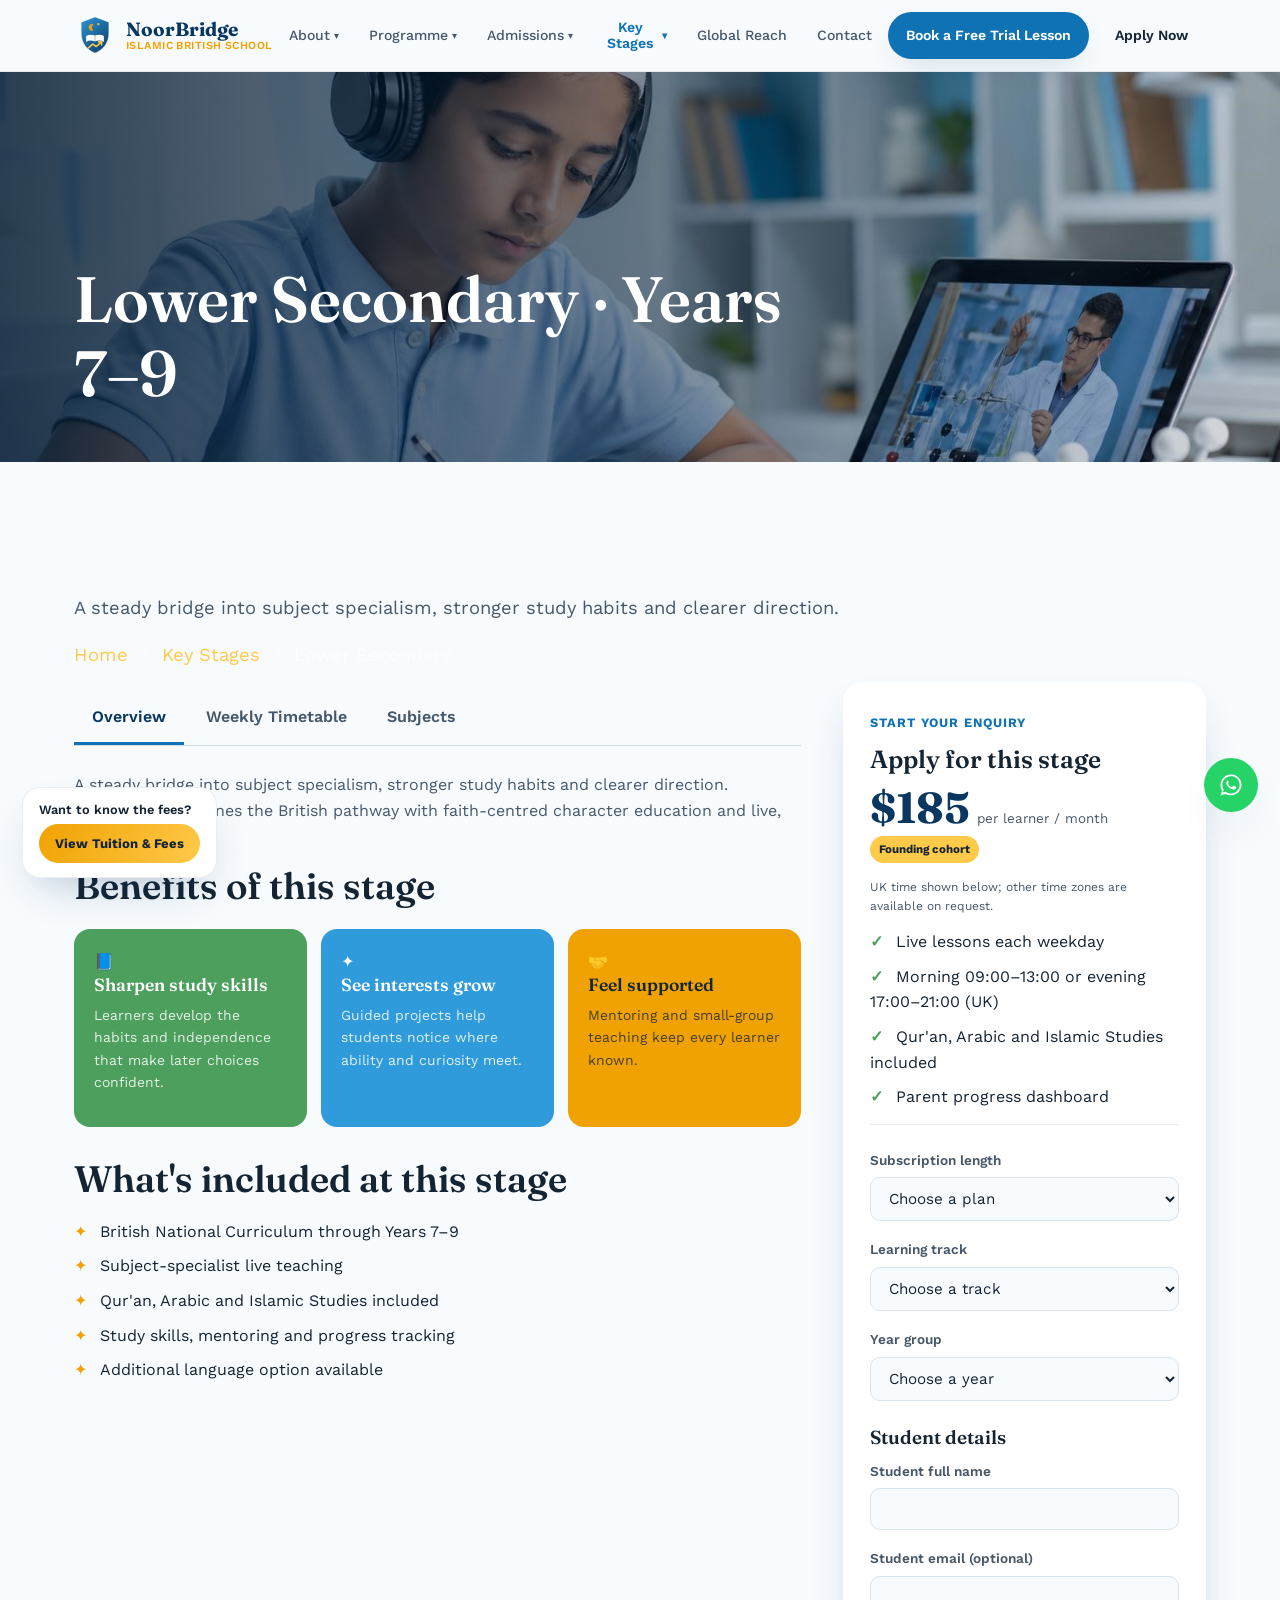
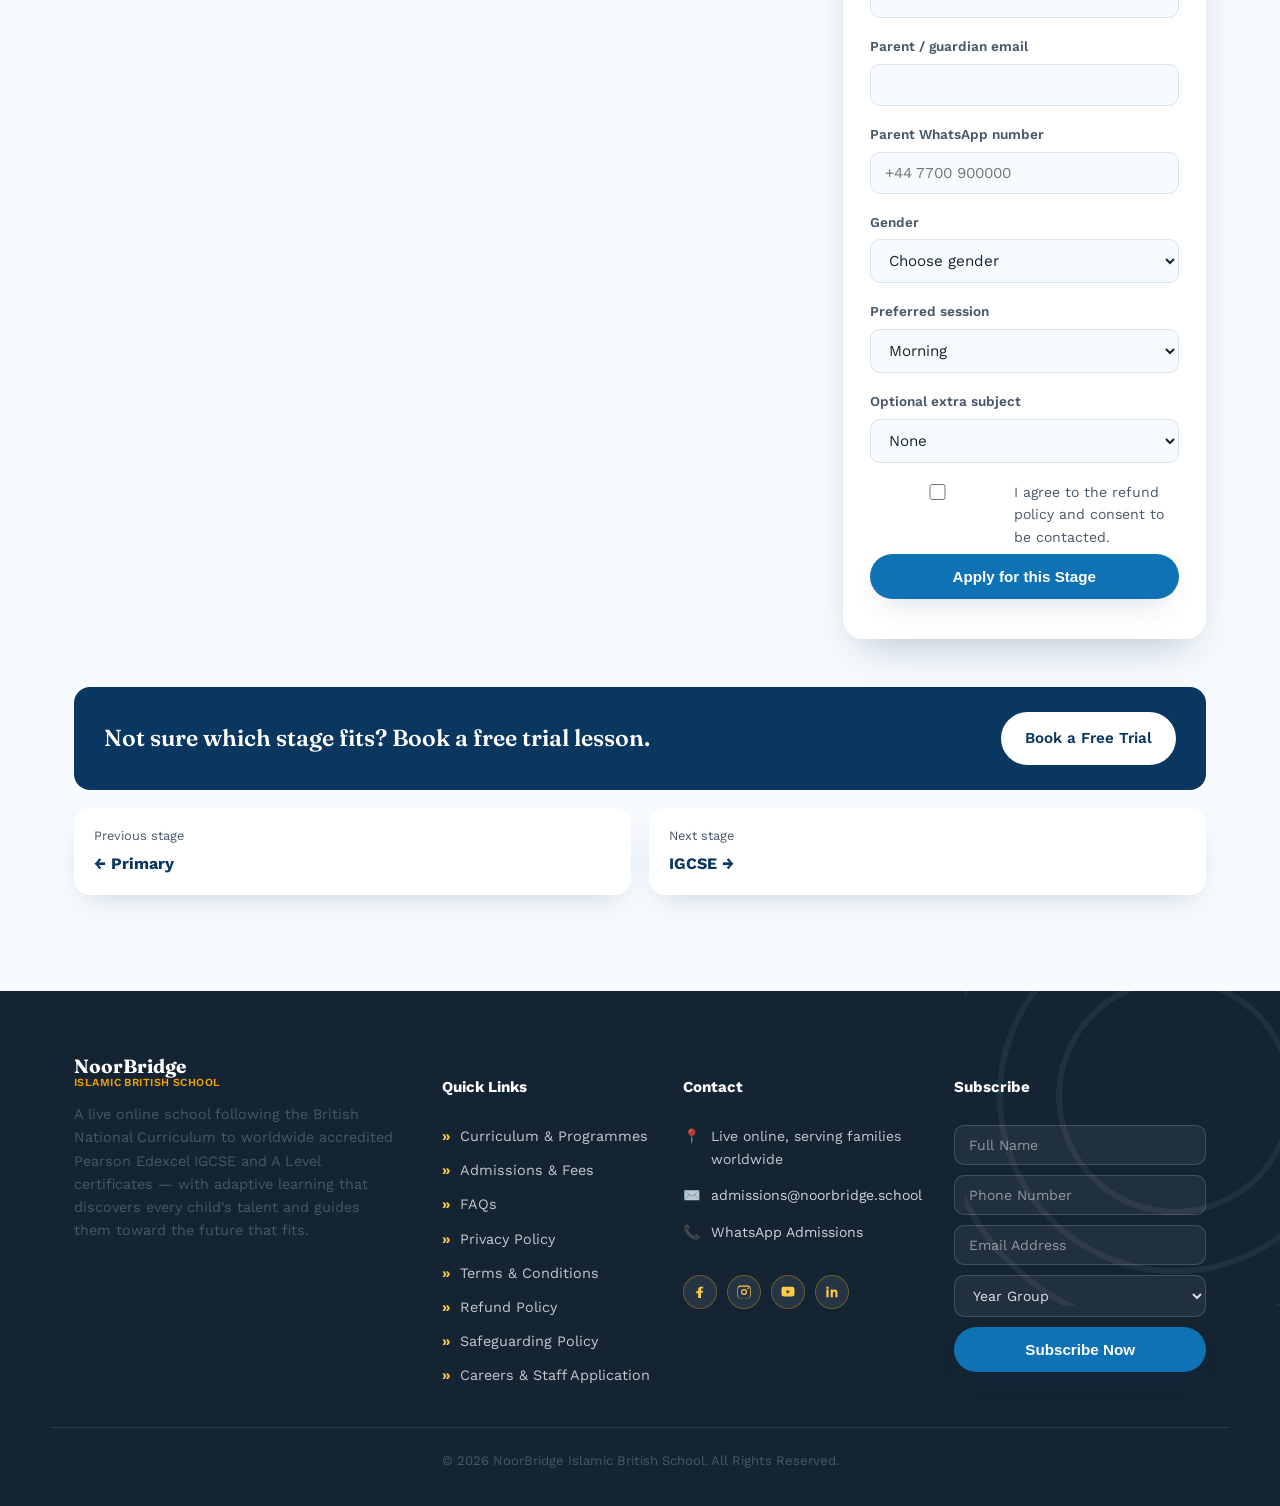
<file: stage-lower-secondary.html>
<!DOCTYPE html>
<html lang="en">
<head>
<meta charset="UTF-8">
<meta name="viewport" content="width=device-width, initial-scale=1.0">
<title>Lower Secondary · Years 7–9 — NoorBridge Islamic British School</title>
<meta name="description" content="Explore the NoorBridge Lower Secondary stage for Years 7–9, with live British curriculum learning and a clear path forward.">
<meta property="og:title" content="Lower Secondary · Years 7–9 — NoorBridge Islamic British School">
<meta property="og:url" content="https://noorbridge.school/stage-lower-secondary.html">
<meta property="og:type" content="website">
<meta property="og:description" content="Explore the NoorBridge Lower Secondary stage for Years 7–9, with live British curriculum learning and a clear path forward.">
<meta property="og:image" content="https://noorbridge.school/assets/stage-lower-secondary.jpg">
<link rel="preconnect" href="https://fonts.googleapis.com">
<link rel="preconnect" href="https://fonts.gstatic.com" crossorigin>
<link href="https://fonts.googleapis.com/css2?family=Fraunces:opsz,wght@9..144,500;9..144,600;9..144,700&family=Work+Sans:wght@400;500;600;700&display=swap" rel="stylesheet">
<link rel="icon" type="image/svg+xml" href="assets/favicon.svg">
<link rel="stylesheet" href="css/style.css">
</head>
<body>
<!-- ===== SHARED HEADER / NAV ===== -->
<!-- ===== HEADER ===== -->
<header class="site-header" id="top">
  <div class="container header-inner">
    <a href="index.html#top" class="brand">
      <span class="brand-mark" aria-hidden="true">
        <svg width="42" height="42" viewBox="0 0 64 64" fill="none">
          <defs>
            <linearGradient id="logoGrad" x1="6" y1="4" x2="58" y2="60" gradientUnits="userSpaceOnUse">
              <stop offset="0" stop-color="#2f9bdb"/>
              <stop offset="1" stop-color="#0a3760"/>
            </linearGradient>
          </defs>
          <!-- shield / crest -->
          <path d="M32 4.5 L53 12.5 V29 C53 45 44 54.5 32 59.5 C20 54.5 11 45 11 29 V12.5 Z"
                fill="url(#logoGrad)" stroke="#ffffff" stroke-width="1.4" stroke-opacity="0.35"/>
          <!-- crescent + star: Islamic identity -->
          <path d="M29.5 15.5a5.2 5.2 0 100 9.6 6.2 6.2 0 010-9.6z" fill="#f0a202"/>
          <circle cx="37" cy="15.5" r="1.6" fill="#ffc94a"/>
          <!-- open book: curriculum / self-discovery -->
          <path d="M18.5 33.5c4-2.6 8.5-2.6 13.5-0.6 5-2 9.5-2 13.5 0.6v9c-4-2.6-8.5-2.6-13.5-0.6-5-2-9.5-2-13.5 0.6z"
                fill="#ffffff"/>
          <line x1="32" y1="33" x2="32" y2="42" stroke="#0a3760" stroke-width="1.1" stroke-opacity="0.5"/>
          <!-- upward path: guidance to the future -->
          <path d="M22 51.5 L28.5 46 L34 49.5 L42 42.5" stroke="#ffc94a" stroke-width="2.4" stroke-linecap="round" stroke-linejoin="round" fill="none"/>
          <path d="M37.5 42.5 L42 42.5 L42 47" stroke="#ffc94a" stroke-width="2.4" stroke-linecap="round" stroke-linejoin="round" fill="none"/>
        </svg>
      </span>
      <span class="brand-name-group">
        <span class="brand-name">NoorBridge</span>
        <span class="brand-tagline">Islamic British School</span>
      </span>
    </a>

    <nav class="main-nav" id="mainNav">
      <div class="nav-group">
        <button type="button" class="nav-group-trigger">About <span class="nav-caret">▾</span></button>
        <div class="nav-dropdown">
          <a href="about.html#why-us">Why NoorBridge</a>
          <a href="about.html#discovery">Talent Discovery</a>
          <a href="about.html#wellbeing">Pastoral &amp; Wellbeing</a>
          <a href="about.html#careers">Career Pathways</a>
        </div>
      </div>
      <div class="nav-group">
        <button type="button" class="nav-group-trigger">Programme <span class="nav-caret">▾</span></button>
        <div class="nav-dropdown">
          <a href="curriculum.html#pathway">Curriculum &amp; Pathway</a>
          <a href="islamic-identity.html#identity">Islamic Identity</a>
          <a href="curriculum.html#ai-learning">Adaptive Learning</a>
          <a href="curriculum.html#delivery">How We Deliver Lessons</a>
        </div>
      </div>
      <div class="nav-group">
        <button type="button" class="nav-group-trigger">Admissions <span class="nav-caret">▾</span></button>
        <div class="nav-dropdown">
          <a href="fees.html#fees">Fees</a>
          <a href="fees.html#tutoring">After-School Tutoring</a>
          <a href="admissions.html#admissions">Admissions Process</a>
          <a href="faq.html#faq">FAQs</a>
        </div>
      </div>
      <div class="nav-group">
        <button type="button" class="nav-group-trigger">Key Stages <span class="nav-caret">▾</span></button>
        <div class="nav-dropdown">
          <a href="stage-primary.html">Primary · Years 1–6</a>
          <a href="stage-lower-secondary.html">Lower Secondary · Years 7–9</a>
          <a href="stage-gcse.html">IGCSE · Years 10–11</a>
          <a href="stage-sixth-form.html">Sixth Form · Years 12–13</a>
          <a href="stages.html">All Key Stages</a>
        </div>
      </div>
      <a href="global-reach.html#global" class="nav-single">Global Reach</a>
      <a href="contact.html#contact" class="nav-single">Contact</a>
    </nav>

    <div class="header-actions">
      <a href="admissions.html#admissions" class="btn btn-primary">Book a Free Trial Lesson</a>
      <a href="admissions.html#admissions" class="btn btn-ghost">Apply Now</a>
      <button class="nav-toggle" id="navToggle" aria-label="Open menu" aria-expanded="false">
        <span></span><span></span><span></span>
      </button>
    </div>
  </div>
</header>

<!-- ===== SHARED FLOATING ACTIONS ===== -->
<!-- ===== FLOATING TUITION BADGE (bottom-left) ===== -->
<a href="fees.html#fees" class="tuition-fab">
  <span class="tuition-fab-text">Want to know the fees?</span>
  <span class="tuition-fab-btn">View Tuition &amp; Fees</span>
</a>

<!-- ===== FLOATING CONTACT CLUSTER (bottom-right: WhatsApp + Back to Top) ===== -->
<div class="fab-stack">
  <!-- Replace the number below with the school's real WhatsApp business number -->
  <a href="https://wa.me/000000000000?text=Assalamu%20Alaikum%2C%20I%27d%20like%20to%20ask%20about%20admissions%20at%20NoorBridge"
     class="whatsapp-fab" target="_blank" rel="noopener" aria-label="Chat with admissions on WhatsApp">
    <svg width="26" height="26" viewBox="0 0 32 32" fill="#ffffff"><path d="M16 3C9 3 3 9 3 16c0 2.6.8 5 2.1 7.1L3 29l6.1-2c2 1.1 4.3 1.7 6.9 1.7 7 0 13-6 13-13S23 3 16 3zm0 2c5.9 0 10.7 4.8 10.7 10.7S21.9 26.4 16 26.4c-2.3 0-4.4-.7-6.2-1.9l-.4-.3-3.5 1.1 1.1-3.4-.3-.4A10.6 10.6 0 015.3 16C5.3 10.1 10.1 5.3 16 5.3zm-3.9 5.6c-.2 0-.6 0-.8.3-.3.3-1.1 1-1.1 2.5s1.1 2.9 1.3 3.1c.2.2 2.1 3.3 5.2 4.4 2.6.9 3.1.8 3.6.7.6-.1 1.9-.8 2.1-1.5.3-.7.3-1.4.2-1.5-.1-.2-.4-.3-.8-.5-.4-.2-2.1-1-2.4-1.2-.3-.1-.5-.2-.8.2-.2.3-.9 1.1-1.1 1.3-.2.2-.4.3-.7.1-.4-.2-1.5-.6-2.7-1.7-1-.9-1.6-2-1.8-2.4-.2-.3 0-.5.1-.7l.5-.6c.2-.2.2-.4.1-.6-.1-.2-.6-1.4-.8-1.9-.2-.5-.4-.4-.6-.4z"/></svg>
  </a>
  <button type="button" class="back-to-top" id="backToTop" aria-label="Back to top">
    <svg width="18" height="18" viewBox="0 0 24 24" fill="none" stroke="#ffffff" stroke-width="2.4" stroke-linecap="round" stroke-linejoin="round">
      <path d="M6 15l6-6 6 6"/>
    </svg>
  </button>
</div>

<main>
 <!-- ===== STAGE BANNER ===== -->
 <section class="stage-banner">
  <img alt="Lower Secondary learners at NoorBridge" src="assets/stage-lower-secondary.jpg"/>
  <div class="container stage-banner-content">
   <h1>
    Lower Secondary
    <span class="stage-banner-years">
     &middot; Years 7&ndash;9
    </span>
   </h1>
  </div>
 </section>
 <section class="section">
  <div class="container">
   <div class="stage-intro">
    <p>
     A steady bridge into subject specialism, stronger study habits and clearer direction.
    </p>
    <p class="breadcrumb">
     <a href="index.html">
      Home
     </a>
     <span>
      /
     </span>
     <a href="stages.html">
      Key Stages
     </a>
     <span>
      /
     </span>
     Lower Secondary
    </p>
    <a class="btn btn-primary stage-apply-mobile" href="#apply">
     Apply for this stage
    </a>
   </div>
   <div class="stage-layout">
    <div class="stage-main">
     <div class="tabs" data-tabs="">
      <div aria-label="Lower Secondary information" class="tab-list" role="tablist">
       <button aria-controls="overview-panel" aria-selected="true" class="tab-trigger" id="overview-tab" role="tab">
        Overview
       </button>
       <button aria-controls="timetable-panel" aria-selected="false" class="tab-trigger" id="timetable-tab" role="tab">
        Weekly Timetable
       </button>
       <button aria-controls="subjects-panel" aria-selected="false" class="tab-trigger" id="subjects-tab" role="tab">
        Subjects
       </button>
      </div>
      <section aria-labelledby="overview-tab" class="tab-panel" id="overview-panel" role="tabpanel">
       <p>
        A steady bridge into subject specialism, stronger study habits and clearer direction. NoorBridge combines the British pathway with faith-centred character education and live, personal support.
       </p>
       <h2>
        Benefits of this stage
       </h2>
       <div class="benefit-grid">
        <article class="benefit-card benefit-green">
         <div class="benefit-icon">
          📘
         </div>
         <h3>
          Sharpen study skills
         </h3>
         <p>
          Learners develop the habits and independence that make later choices confident.
         </p>
        </article>
        <article class="benefit-card benefit-blue">
         <div class="benefit-icon">
          ✦
         </div>
         <h3>
          See interests grow
         </h3>
         <p>
          Guided projects help students notice where ability and curiosity meet.
         </p>
        </article>
        <article class="benefit-card benefit-gold">
         <div class="benefit-icon">
          🤝
         </div>
         <h3>
          Feel supported
         </h3>
         <p>
          Mentoring and small-group teaching keep every learner known.
         </p>
        </article>
       </div>
       <h2>
        What's included at this stage
       </h2>
       <ul class="stage-feature-list">
        <li>
         British National Curriculum through Years 7&ndash;9
        </li>
        <li>
         Subject-specialist live teaching
        </li>
        <li>
         Qur'an, Arabic and Islamic Studies included
        </li>
        <li>
         Study skills, mentoring and progress tracking
        </li>
        <li>
         Additional language option available
        </li>
       </ul>
      </section>
      <section aria-labelledby="timetable-tab" class="tab-panel" hidden="" id="timetable-panel" role="tabpanel">
       <p class="time-note">
        Indicative weekly rhythm shown in UK time. Other time zones are available on request.
       </p>
       <div class="timetable-wrap">
        <table class="timetable">
         <caption class="sr-only">
          Indicative Lower Secondary timetable
         </caption>
         <thead>
          <tr>
           <th scope="col">
            Day
           </th>
           <th scope="col">
            Morning &middot; 09:00&ndash;13:00
           </th>
           <th scope="col">
            Evening &middot; 17:00&ndash;21:00
           </th>
          </tr>
         </thead>
         <tbody>
          <tr>
           <th scope="row">
            Monday
           </th>
           <td>
            English
           </td>
           <td>
            Maths
           </td>
          </tr>
          <tr>
           <th scope="row">
            Tuesday
           </th>
           <td>
            Combined Science
           </td>
           <td>
            Qur'an / Arabic
           </td>
          </tr>
          <tr>
           <th scope="row">
            Wednesday
           </th>
           <td>
            Humanities
           </td>
           <td>
            Business Studies
           </td>
          </tr>
          <tr>
           <th scope="row">
            Thursday
           </th>
           <td>
            English
           </td>
           <td>
            Islamic Studies
           </td>
          </tr>
          <tr>
           <th scope="row">
            Friday
           </th>
           <td>
            Maths
           </td>
           <td>
            Project / mentoring
           </td>
          </tr>
         </tbody>
        </table>
       </div>
      </section>
      <section aria-labelledby="subjects-tab" class="tab-panel" hidden="" id="subjects-panel" role="tabpanel">
       <p>
        Core learning is paired with the subjects and pathways that make sense for this stage.
       </p>
       <div class="subject-chip-list">
        <span>
         English
        </span>
        <span>
         Maths
        </span>
        <span>
         Combined Science
        </span>
        <span>
         Computing
        </span>
        <span>
         History &amp; Geography
        </span>
        <span>
         Business Studies
        </span>
        <span>
         <span class="chip-included">
          Qur'an &mdash; included
         </span>
        </span>
        <span>
         <span class="chip-included">
          Arabic &mdash; included
         </span>
        </span>
        <span>
         <span class="chip-included">
          Islamic Studies &mdash; included
         </span>
        </span>
        <span>
         <span class="chip-optional">
          + Additional Language (optional)
         </span>
        </span>
       </div>
      </section>
     </div>
    </div>
    <aside class="stage-enrolment" id="apply">
     <div class="enrolment-card">
      <p class="section-tag">
       Start your enquiry
      </p>
      <h2>
       Apply for this stage
      </h2>
      <div class="price-line">
       <strong>
        $185
       </strong>
       <span>
        per learner / month
       </span>
      </div>
      <span class="founding-badge">
       Founding cohort
      </span>
      <p class="time-note">
       UK time shown below; other time zones are available on request.
      </p>
      <!-- TODO: confirm real lesson counts and session times with the school -->
      <ul class="inclusion-list">
       <li>
        Live lessons each weekday
       </li>
       <li>
        Morning 09:00&ndash;13:00 or evening 17:00&ndash;21:00 (UK)
       </li>
       <li>
        Qur'an, Arabic and Islamic Studies included
       </li>
       <li>
        Parent progress dashboard
       </li>
      </ul>
      <form class="stage-form" data-stage-form="">
       <label class="field">
        <span>
         Subscription length
        </span>
        <select name="subscription" required="">
         <option value="">
          Choose a plan
         </option>
         <option>
          Monthly
         </option>
         <option>
          Term (12 weeks)
         </option>
         <option>
          Full academic year (3 terms)
         </option>
        </select>
       </label>
       <label class="field">
        <span>
         Learning track
        </span>
        <select name="track" required="">
         <option value="">
          Choose a track
         </option>
         <option>
          Live group classes
         </option>
         <option>
          One-to-one tutoring
         </option>
         <option>
          Flexible independent study
         </option>
        </select>
       </label>
       <label class="field">
        <span>
         Year group
        </span>
        <select name="year" required="">
         <option value="">
          Choose a year
         </option>
         <option>
          Year 7
         </option>
         <option>
          Year 8
         </option>
         <option>
          Year 9
         </option>
        </select>
       </label>
       <h3>
        Student details
       </h3>
       <label class="field">
        <span>
         Student full name
        </span>
        <input name="studentName" required="" type="text"/>
       </label>
       <label class="field">
        <span>
         Student email (optional)
        </span>
        <input name="studentEmail" type="email"/>
       </label>
       <label class="field">
        <span>
         Parent / guardian email
        </span>
        <input name="parentEmail" required="" type="email"/>
       </label>
       <label class="field">
        <span>
         Parent WhatsApp number
        </span>
        <input name="whatsapp" placeholder="+44 7700 900000" required="" type="tel"/>
       </label>
       <label class="field">
        <span>
         Gender
        </span>
        <select name="gender" required="">
         <option value="">
          Choose gender
         </option>
         <option>
          Male
         </option>
         <option>
          Female
         </option>
        </select>
       </label>
       <label class="field">
        <span>
         Preferred session
        </span>
        <select name="session" required="">
         <option>
          Morning
         </option>
         <option>
          Evening
         </option>
        </select>
       </label>
       <label class="field">
        <span>
         Optional extra subject
        </span>
        <select name="extra">
         <option>
          None
         </option>
         <option>
          Additional language
         </option>
         <option>
          Hifz pathway
         </option>
         <option>
          Creative arts
         </option>
        </select>
       </label>
       <label class="field-checkbox">
        <input name="consent" required="" type="checkbox"/>
        <span>
         I agree to the
         <a href="fees.html#fees">
          refund policy
         </a>
         and consent to be contacted.
        </span>
       </label>
       <button class="btn btn-primary btn-block" type="submit">
        Apply for this Stage
       </button>
       <p aria-live="polite" class="stage-form-note" data-stage-form-note="">
       </p>
      </form>
     </div>
    </aside>
   </div>
   <div class="stage-cta-band">
    <h2>
     Not sure which stage fits? Book a free trial lesson.
    </h2>
    <a class="btn btn-light" href="admissions.html#admissions">
     Book a Free Trial
    </a>
   </div>
   <div class="stage-adjacent">
    <a href="stage-primary.html">
     <span>
      Previous stage
     </span>
     <strong>
      &larr; Primary
     </strong>
    </a>
    <a href="stage-gcse.html">
     <span>
      Next stage
     </span>
     <strong>
      IGCSE &rarr;
     </strong>
    </a>
   </div>
  </div>
 </section>
</main>

<!-- ===== SHARED FOOTER ===== -->
<!-- ===== FOOTER ===== -->
<footer class="site-footer">
  <div class="footer-pattern" aria-hidden="true"></div>
  <div class="container footer-inner">
    <div class="footer-brand">
      <span class="brand-name-group">
        <span class="brand-name">NoorBridge</span>
        <span class="brand-tagline">Islamic British School</span>
      </span>
      <p>A live online school following the British National Curriculum to worldwide accredited
      Pearson Edexcel IGCSE and A Level certificates — with adaptive learning that discovers every
      child's talent and guides them toward the future that fits.</p>
    </div>

    <div class="footer-col">
      <h4>Quick Links</h4>
      <ul class="footer-link-list">
        <li><a href="curriculum.html#pathway">Curriculum &amp; Programmes</a></li>
        <li><a href="fees.html#fees">Admissions &amp; Fees</a></li>
        <li><a href="faq.html#faq">FAQs</a></li>
        <li><a href="index.html#top">Privacy Policy</a></li>
        <li><a href="index.html#top">Terms &amp; Conditions</a></li>
        <li><a href="index.html#top">Refund Policy</a></li>
        <li><a href="index.html#top">Safeguarding Policy</a></li>
        <li><a href="mailto:careers@noorbridge.school">Careers &amp; Staff Application</a></li>
      </ul>
    </div>

    <div class="footer-col">
      <h4>Contact</h4>
      <ul class="footer-contact-list">
        <li>
          <span class="footer-contact-icon">📍</span>
          <span>Live online, serving families worldwide</span>
        </li>
        <li>
          <span class="footer-contact-icon">✉️</span>
          <a href="mailto:admissions@noorbridge.school">admissions@noorbridge.school</a>
        </li>
        <li>
          <span class="footer-contact-icon">📞</span>
          <a href="https://wa.me/000000000000" target="_blank" rel="noopener">WhatsApp Admissions</a>
        </li>
      </ul>
      <div class="social-row">
        <a href="index.html#top" aria-label="Facebook"><svg width="16" height="16" viewBox="0 0 24 24" fill="currentColor"><path d="M13.5 21v-7.7h2.6l.4-3h-3v-1.9c0-.9.2-1.5 1.6-1.5h1.6V4.2C15.9 4.1 14.8 4 13.6 4c-2.6 0-4.4 1.6-4.4 4.5v2.3h-3v3h3V21h3.3z"/></svg></a>
        <a href="index.html#top" aria-label="Instagram"><svg width="16" height="16" viewBox="0 0 24 24" fill="currentColor"><path d="M12 2.2c3.2 0 3.6 0 4.9.1 1.2.1 1.9.2 2.3.4.6.2 1 .5 1.4.9.4.4.7.8.9 1.4.2.4.3 1 .4 2.3.1 1.3.1 1.6.1 4.9s0 3.6-.1 4.9c-.1 1.2-.2 1.9-.4 2.3-.2.6-.5 1-.9 1.4-.4.4-.8.7-1.4.9-.4.2-1 .3-2.3.4-1.3.1-1.6.1-4.9.1s-3.6 0-4.9-.1c-1.2-.1-1.9-.2-2.3-.4-.6-.2-1-.5-1.4-.9-.4-.4-.7-.8-.9-1.4-.2-.4-.3-1-.4-2.3C2.2 15.6 2.2 15.2 2.2 12s0-3.6.1-4.9c.1-1.2.2-1.9.4-2.3.2-.6.5-1 .9-1.4.4-.4.8-.7 1.4-.9.4-.2 1-.3 2.3-.4C8.4 2.2 8.8 2.2 12 2.2zm0 1.8c-3.1 0-3.5 0-4.7.1-1 0-1.6.2-1.9.3-.5.2-.8.4-1.2.8-.4.4-.6.7-.8 1.2-.1.3-.3.9-.3 1.9-.1 1.2-.1 1.6-.1 4.7s0 3.5.1 4.7c0 1 .2 1.6.3 1.9.2.5.4.8.8 1.2.4.4.7.6 1.2.8.3.1.9.3 1.9.3 1.2.1 1.6.1 4.7.1s3.5 0 4.7-.1c1 0 1.6-.2 1.9-.3.5-.2.8-.4 1.2-.8.4-.4.6-.7.8-1.2.1-.3.3-.9.3-1.9.1-1.2.1-1.6.1-4.7s0-3.5-.1-4.7c0-1-.2-1.6-.3-1.9-.2-.5-.4-.8-.8-1.2-.4-.4-.7-.6-1.2-.8-.3-.1-.9-.3-1.9-.3-1.2-.1-1.6-.1-4.7-.1zm0 3.5a4.5 4.5 0 110 9 4.5 4.5 0 010-9zm0 1.8a2.7 2.7 0 100 5.4 2.7 2.7 0 000-5.4zm5.7-3.6a1.1 1.1 0 110 2.1 1.1 1.1 0 010-2.1z"/></svg></a>
        <a href="index.html#top" aria-label="YouTube"><svg width="16" height="16" viewBox="0 0 24 24" fill="currentColor"><path d="M21.6 7.2s-.2-1.5-.8-2.1c-.8-.8-1.7-.8-2.1-.9C15.9 4 12 4 12 4h0s-3.9 0-6.7.2c-.4 0-1.3.1-2.1.9-.6.6-.8 2.1-.8 2.1S2.2 9 2.2 10.7v1.5c0 1.8.2 3.5.2 3.5s.2 1.5.8 2.1c.8.8 1.8.8 2.3.9 1.6.2 6.5.2 6.5.2s3.9 0 6.7-.2c.4 0 1.3-.1 2.1-.9.6-.6.8-2.1.8-2.1s.2-1.7.2-3.5v-1.5c0-1.8-.2-3.5-.2-3.5zM9.9 14.6V8.9l5.4 2.9-5.4 2.8z"/></svg></a>
        <a href="index.html#top" aria-label="LinkedIn"><svg width="16" height="16" viewBox="0 0 24 24" fill="currentColor"><path d="M6.9 8.4H3.6V20h3.3V8.4zM5.3 3.6a1.9 1.9 0 100 3.8 1.9 1.9 0 000-3.8zM20.4 20h-3.3v-6.2c0-1.5-.5-2.5-1.8-2.5-1 0-1.6.7-1.9 1.3-.1.2-.1.6-.1.9V20H10c0-11.6 0-11.6 0-11.6h3.3v1.7c.4-.7 1.3-1.7 3-1.7 2.2 0 3.9 1.4 3.9 4.5V20z"/></svg></a>
      </div>
    </div>

    <div class="footer-col footer-subscribe">
      <h4>Subscribe</h4>
      <form class="subscribe-form" id="newsletterForm">
        <input type="text" name="subscribeName" placeholder="Full Name" required>
        <input type="tel" name="subscribePhone" placeholder="Phone Number">
        <input type="email" name="subscribeEmail" placeholder="Email Address" required>
        <select name="subscribeYear" aria-label="Year group of interest" required>
          <option value="" disabled selected>Year Group</option>
          <option>Year 1</option><option>Year 2</option><option>Year 3</option>
          <option>Year 4</option><option>Year 5</option><option>Year 6</option>
          <option>Year 7</option><option>Year 8</option><option>Year 9</option>
          <option>Year 10</option><option>Year 11</option><option>Year 12</option><option>Year 13</option>
        </select>
        <button type="submit" class="btn btn-primary btn-block">Subscribe Now</button>
      </form>
    </div>
  </div>
  <div class="footer-bottom">
    <p>© 2026 NoorBridge Islamic British School. All Rights Reserved.</p>
  </div>
</footer>

<!-- ===== SHARED SCRIPT ===== -->
<script src="js/main.js"></script>
</body>
</html>
</file>
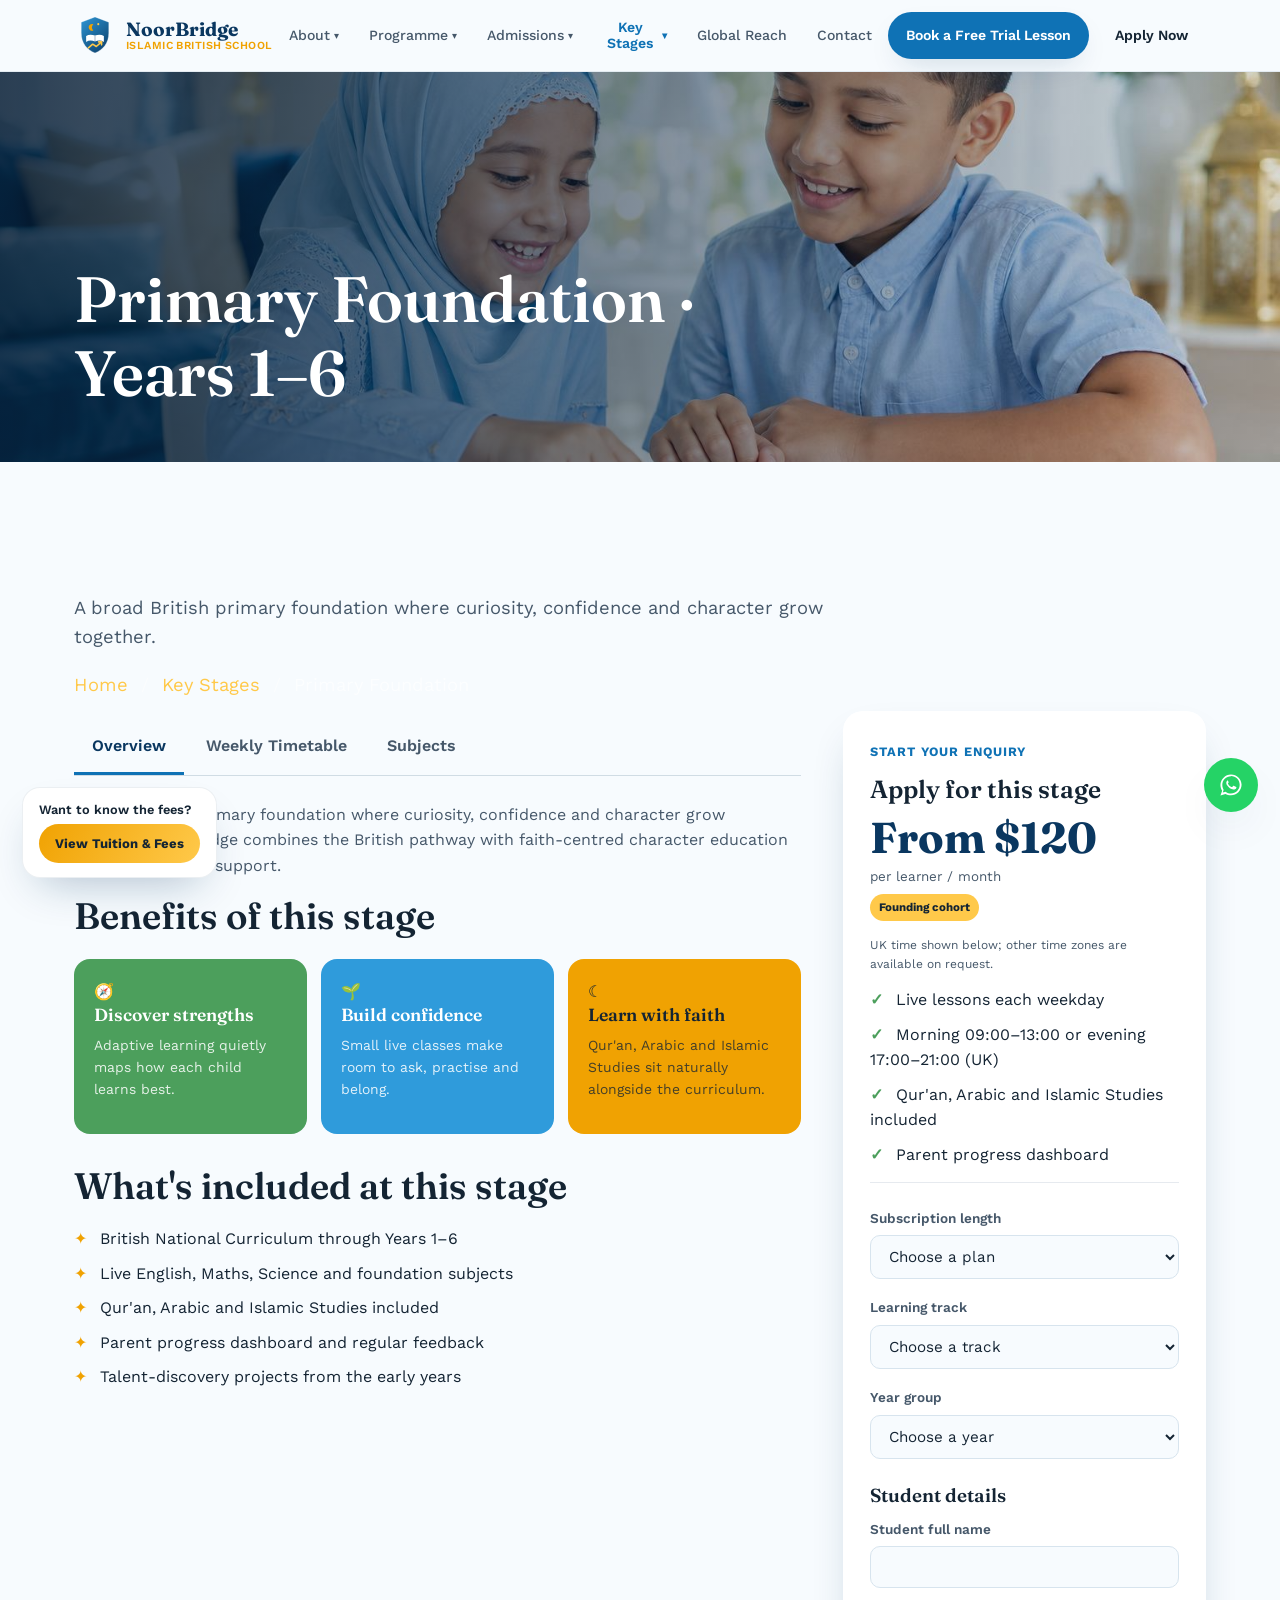
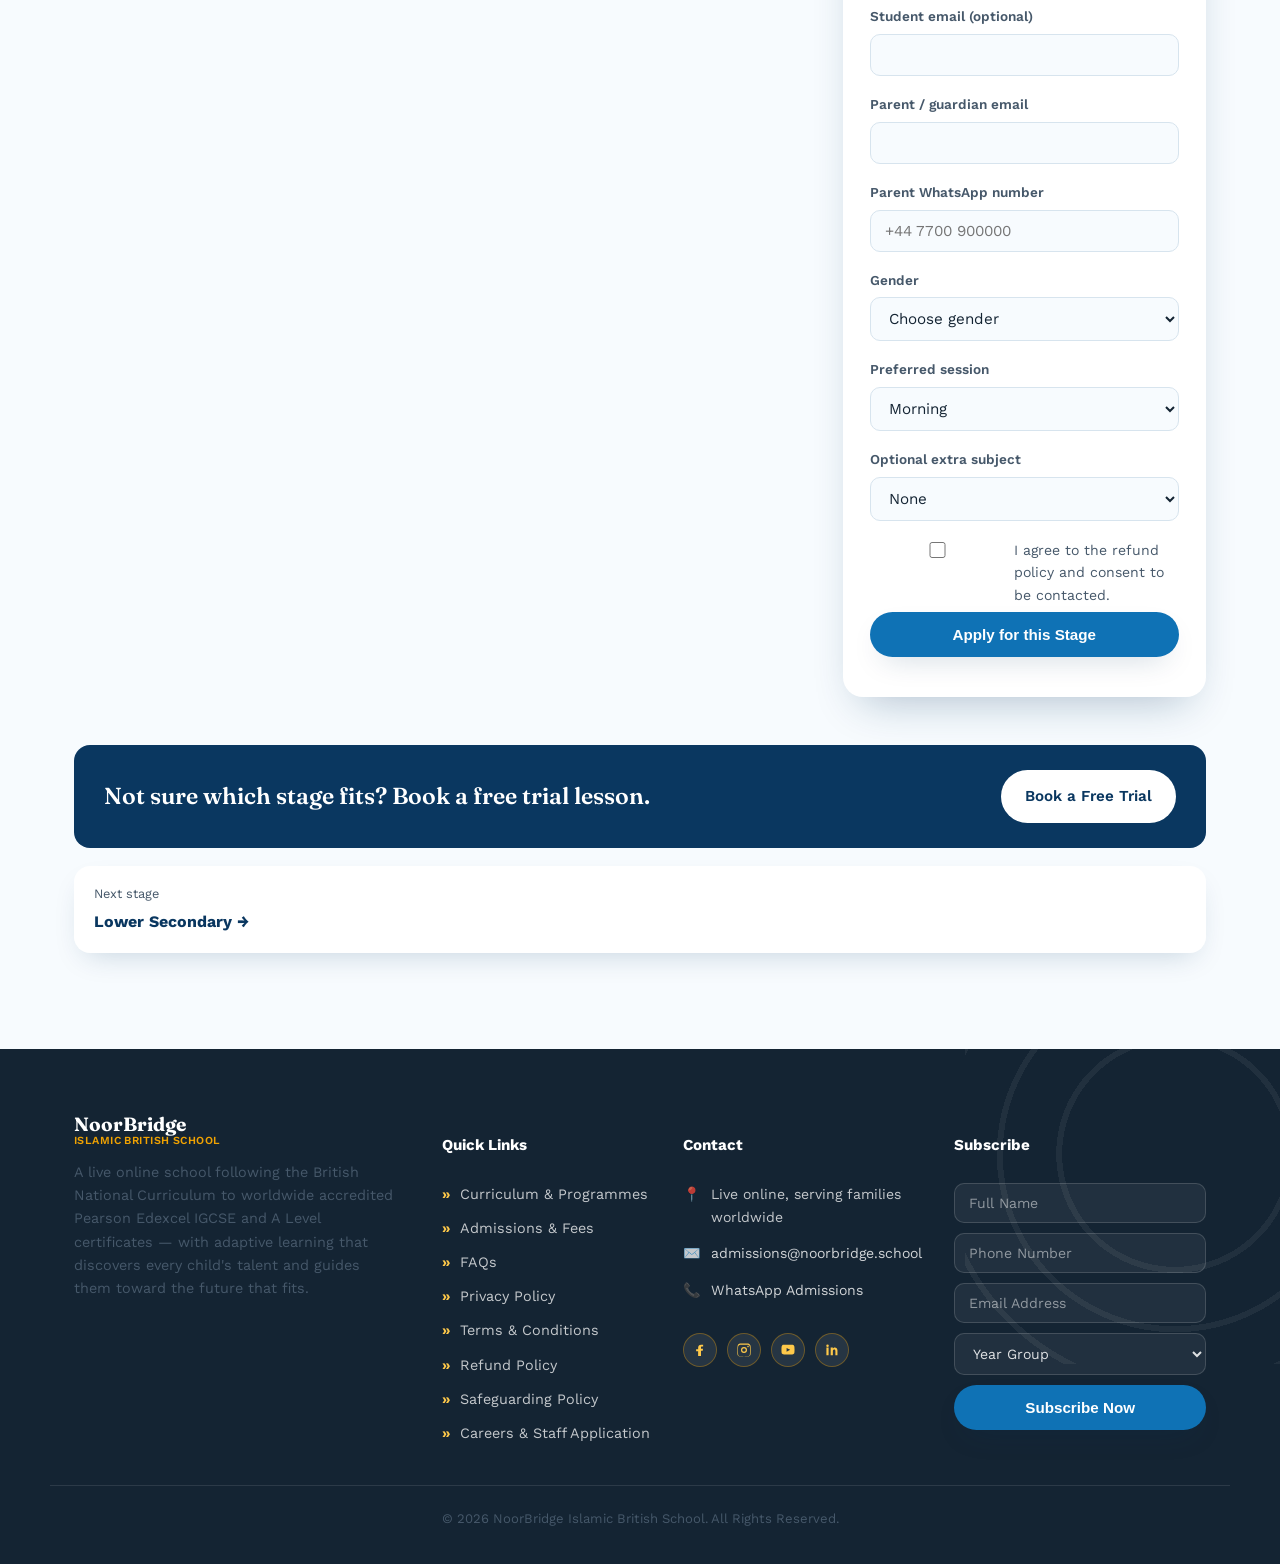
<file: stage-primary.html>
<!DOCTYPE html>
<html lang="en">
<head>
<meta charset="UTF-8">
<meta name="viewport" content="width=device-width, initial-scale=1.0">
<title>Primary Foundation · Years 1–6 — NoorBridge Islamic British School</title>
<meta name="description" content="Explore the NoorBridge Primary Foundation stage for Years 1–6, with live British curriculum learning and a clear path forward.">
<meta property="og:title" content="Primary Foundation · Years 1–6 — NoorBridge Islamic British School">
<meta property="og:url" content="https://noorbridge.school/stage-primary.html">
<meta property="og:type" content="website">
<meta property="og:description" content="Explore the NoorBridge Primary Foundation stage for Years 1–6, with live British curriculum learning and a clear path forward.">
<meta property="og:image" content="https://noorbridge.school/assets/stage-primary.jpg">
<link rel="preconnect" href="https://fonts.googleapis.com">
<link rel="preconnect" href="https://fonts.gstatic.com" crossorigin>
<link href="https://fonts.googleapis.com/css2?family=Fraunces:opsz,wght@9..144,500;9..144,600;9..144,700&family=Work+Sans:wght@400;500;600;700&display=swap" rel="stylesheet">
<link rel="icon" type="image/svg+xml" href="assets/favicon.svg">
<link rel="stylesheet" href="css/style.css">
</head>
<body>
<!-- ===== SHARED HEADER / NAV ===== -->
<!-- ===== HEADER ===== -->
<header class="site-header" id="top">
  <div class="container header-inner">
    <a href="index.html#top" class="brand">
      <span class="brand-mark" aria-hidden="true">
        <svg width="42" height="42" viewBox="0 0 64 64" fill="none">
          <defs>
            <linearGradient id="logoGrad" x1="6" y1="4" x2="58" y2="60" gradientUnits="userSpaceOnUse">
              <stop offset="0" stop-color="#2f9bdb"/>
              <stop offset="1" stop-color="#0a3760"/>
            </linearGradient>
          </defs>
          <!-- shield / crest -->
          <path d="M32 4.5 L53 12.5 V29 C53 45 44 54.5 32 59.5 C20 54.5 11 45 11 29 V12.5 Z"
                fill="url(#logoGrad)" stroke="#ffffff" stroke-width="1.4" stroke-opacity="0.35"/>
          <!-- crescent + star: Islamic identity -->
          <path d="M29.5 15.5a5.2 5.2 0 100 9.6 6.2 6.2 0 010-9.6z" fill="#f0a202"/>
          <circle cx="37" cy="15.5" r="1.6" fill="#ffc94a"/>
          <!-- open book: curriculum / self-discovery -->
          <path d="M18.5 33.5c4-2.6 8.5-2.6 13.5-0.6 5-2 9.5-2 13.5 0.6v9c-4-2.6-8.5-2.6-13.5-0.6-5-2-9.5-2-13.5 0.6z"
                fill="#ffffff"/>
          <line x1="32" y1="33" x2="32" y2="42" stroke="#0a3760" stroke-width="1.1" stroke-opacity="0.5"/>
          <!-- upward path: guidance to the future -->
          <path d="M22 51.5 L28.5 46 L34 49.5 L42 42.5" stroke="#ffc94a" stroke-width="2.4" stroke-linecap="round" stroke-linejoin="round" fill="none"/>
          <path d="M37.5 42.5 L42 42.5 L42 47" stroke="#ffc94a" stroke-width="2.4" stroke-linecap="round" stroke-linejoin="round" fill="none"/>
        </svg>
      </span>
      <span class="brand-name-group">
        <span class="brand-name">NoorBridge</span>
        <span class="brand-tagline">Islamic British School</span>
      </span>
    </a>

    <nav class="main-nav" id="mainNav">
      <div class="nav-group">
        <button type="button" class="nav-group-trigger">About <span class="nav-caret">▾</span></button>
        <div class="nav-dropdown">
          <a href="about.html#why-us">Why NoorBridge</a>
          <a href="about.html#discovery">Talent Discovery</a>
          <a href="about.html#wellbeing">Pastoral &amp; Wellbeing</a>
          <a href="about.html#careers">Career Pathways</a>
        </div>
      </div>
      <div class="nav-group">
        <button type="button" class="nav-group-trigger">Programme <span class="nav-caret">▾</span></button>
        <div class="nav-dropdown">
          <a href="curriculum.html#pathway">Curriculum &amp; Pathway</a>
          <a href="islamic-identity.html#identity">Islamic Identity</a>
          <a href="curriculum.html#ai-learning">Adaptive Learning</a>
          <a href="curriculum.html#delivery">How We Deliver Lessons</a>
        </div>
      </div>
      <div class="nav-group">
        <button type="button" class="nav-group-trigger">Admissions <span class="nav-caret">▾</span></button>
        <div class="nav-dropdown">
          <a href="fees.html#fees">Fees</a>
          <a href="fees.html#tutoring">After-School Tutoring</a>
          <a href="admissions.html#admissions">Admissions Process</a>
          <a href="faq.html#faq">FAQs</a>
        </div>
      </div>
      <div class="nav-group">
        <button type="button" class="nav-group-trigger">Key Stages <span class="nav-caret">▾</span></button>
        <div class="nav-dropdown">
          <a href="stage-primary.html">Primary · Years 1–6</a>
          <a href="stage-lower-secondary.html">Lower Secondary · Years 7–9</a>
          <a href="stage-gcse.html">IGCSE · Years 10–11</a>
          <a href="stage-sixth-form.html">Sixth Form · Years 12–13</a>
          <a href="stages.html">All Key Stages</a>
        </div>
      </div>
      <a href="global-reach.html#global" class="nav-single">Global Reach</a>
      <a href="contact.html#contact" class="nav-single">Contact</a>
    </nav>

    <div class="header-actions">
      <a href="admissions.html#admissions" class="btn btn-primary">Book a Free Trial Lesson</a>
      <a href="admissions.html#admissions" class="btn btn-ghost">Apply Now</a>
      <button class="nav-toggle" id="navToggle" aria-label="Open menu" aria-expanded="false">
        <span></span><span></span><span></span>
      </button>
    </div>
  </div>
</header>

<!-- ===== SHARED FLOATING ACTIONS ===== -->
<!-- ===== FLOATING TUITION BADGE (bottom-left) ===== -->
<a href="fees.html#fees" class="tuition-fab">
  <span class="tuition-fab-text">Want to know the fees?</span>
  <span class="tuition-fab-btn">View Tuition &amp; Fees</span>
</a>

<!-- ===== FLOATING CONTACT CLUSTER (bottom-right: WhatsApp + Back to Top) ===== -->
<div class="fab-stack">
  <!-- Replace the number below with the school's real WhatsApp business number -->
  <a href="https://wa.me/000000000000?text=Assalamu%20Alaikum%2C%20I%27d%20like%20to%20ask%20about%20admissions%20at%20NoorBridge"
     class="whatsapp-fab" target="_blank" rel="noopener" aria-label="Chat with admissions on WhatsApp">
    <svg width="26" height="26" viewBox="0 0 32 32" fill="#ffffff"><path d="M16 3C9 3 3 9 3 16c0 2.6.8 5 2.1 7.1L3 29l6.1-2c2 1.1 4.3 1.7 6.9 1.7 7 0 13-6 13-13S23 3 16 3zm0 2c5.9 0 10.7 4.8 10.7 10.7S21.9 26.4 16 26.4c-2.3 0-4.4-.7-6.2-1.9l-.4-.3-3.5 1.1 1.1-3.4-.3-.4A10.6 10.6 0 015.3 16C5.3 10.1 10.1 5.3 16 5.3zm-3.9 5.6c-.2 0-.6 0-.8.3-.3.3-1.1 1-1.1 2.5s1.1 2.9 1.3 3.1c.2.2 2.1 3.3 5.2 4.4 2.6.9 3.1.8 3.6.7.6-.1 1.9-.8 2.1-1.5.3-.7.3-1.4.2-1.5-.1-.2-.4-.3-.8-.5-.4-.2-2.1-1-2.4-1.2-.3-.1-.5-.2-.8.2-.2.3-.9 1.1-1.1 1.3-.2.2-.4.3-.7.1-.4-.2-1.5-.6-2.7-1.7-1-.9-1.6-2-1.8-2.4-.2-.3 0-.5.1-.7l.5-.6c.2-.2.2-.4.1-.6-.1-.2-.6-1.4-.8-1.9-.2-.5-.4-.4-.6-.4z"/></svg>
  </a>
  <button type="button" class="back-to-top" id="backToTop" aria-label="Back to top">
    <svg width="18" height="18" viewBox="0 0 24 24" fill="none" stroke="#ffffff" stroke-width="2.4" stroke-linecap="round" stroke-linejoin="round">
      <path d="M6 15l6-6 6 6"/>
    </svg>
  </button>
</div>

<main>
 <!-- ===== STAGE BANNER ===== -->
 <section class="stage-banner">
  <img alt="Primary Foundation learners at NoorBridge" src="assets/stage-primary.jpg"/>
  <div class="container stage-banner-content">
   <h1>
    Primary Foundation
    <span class="stage-banner-years">
     &middot; Years 1&ndash;6
    </span>
   </h1>
  </div>
 </section>
 <section class="section">
  <div class="container">
   <div class="stage-intro">
    <p>
     A broad British primary foundation where curiosity, confidence and character grow together.
    </p>
    <p class="breadcrumb">
     <a href="index.html">
      Home
     </a>
     <span>
      /
     </span>
     <a href="stages.html">
      Key Stages
     </a>
     <span>
      /
     </span>
     Primary Foundation
    </p>
    <a class="btn btn-primary stage-apply-mobile" href="#apply">
     Apply for this stage
    </a>
   </div>
   <div class="stage-layout">
    <div class="stage-main">
     <div class="tabs" data-tabs="">
      <div aria-label="Primary Foundation information" class="tab-list" role="tablist">
       <button aria-controls="overview-panel" aria-selected="true" class="tab-trigger" id="overview-tab" role="tab">
        Overview
       </button>
       <button aria-controls="timetable-panel" aria-selected="false" class="tab-trigger" id="timetable-tab" role="tab">
        Weekly Timetable
       </button>
       <button aria-controls="subjects-panel" aria-selected="false" class="tab-trigger" id="subjects-tab" role="tab">
        Subjects
       </button>
      </div>
      <section aria-labelledby="overview-tab" class="tab-panel" id="overview-panel" role="tabpanel">
       <p>
        A broad British primary foundation where curiosity, confidence and character grow together. NoorBridge combines the British pathway with faith-centred character education and live, personal support.
       </p>
       <h2>
        Benefits of this stage
       </h2>
       <div class="benefit-grid">
        <article class="benefit-card benefit-green">
         <div class="benefit-icon">
          🧭
         </div>
         <h3>
          Discover strengths
         </h3>
         <p>
          Adaptive learning quietly maps how each child learns best.
         </p>
        </article>
        <article class="benefit-card benefit-blue">
         <div class="benefit-icon">
          🌱
         </div>
         <h3>
          Build confidence
         </h3>
         <p>
          Small live classes make room to ask, practise and belong.
         </p>
        </article>
        <article class="benefit-card benefit-gold">
         <div class="benefit-icon">
          ☾
         </div>
         <h3>
          Learn with faith
         </h3>
         <p>
          Qur'an, Arabic and Islamic Studies sit naturally alongside the curriculum.
         </p>
        </article>
       </div>
       <h2>
        What's included at this stage
       </h2>
       <ul class="stage-feature-list">
        <li>
         British National Curriculum through Years 1&ndash;6
        </li>
        <li>
         Live English, Maths, Science and foundation subjects
        </li>
        <li>
         Qur'an, Arabic and Islamic Studies included
        </li>
        <li>
         Parent progress dashboard and regular feedback
        </li>
        <li>
         Talent-discovery projects from the early years
        </li>
       </ul>
      </section>
      <section aria-labelledby="timetable-tab" class="tab-panel" hidden="" id="timetable-panel" role="tabpanel">
       <p class="time-note">
        Indicative weekly rhythm shown in UK time. Other time zones are available on request.
       </p>
       <div class="timetable-wrap">
        <table class="timetable">
         <caption class="sr-only">
          Indicative Primary Foundation timetable
         </caption>
         <thead>
          <tr>
           <th scope="col">
            Day
           </th>
           <th scope="col">
            Morning &middot; 09:00&ndash;13:00
           </th>
           <th scope="col">
            Evening &middot; 17:00&ndash;21:00
           </th>
          </tr>
         </thead>
         <tbody>
          <tr>
           <th scope="row">
            Monday
           </th>
           <td>
            English
           </td>
           <td>
            Qur'an / Arabic
           </td>
          </tr>
          <tr>
           <th scope="row">
            Tuesday
           </th>
           <td>
            Maths
           </td>
           <td>
            Science
           </td>
          </tr>
          <tr>
           <th scope="row">
            Wednesday
           </th>
           <td>
            English
           </td>
           <td>
            Islamic Studies
           </td>
          </tr>
          <tr>
           <th scope="row">
            Thursday
           </th>
           <td>
            Maths
           </td>
           <td>
            Creative learning
           </td>
          </tr>
          <tr>
           <th scope="row">
            Friday
           </th>
           <td>
            Science
           </td>
           <td>
            Wellbeing &amp; PSHE
           </td>
          </tr>
         </tbody>
        </table>
       </div>
      </section>
      <section aria-labelledby="subjects-tab" class="tab-panel" hidden="" id="subjects-panel" role="tabpanel">
       <p>
        Core learning is paired with the subjects and pathways that make sense for this stage.
       </p>
       <div class="subject-chip-list">
        <span>
         English
        </span>
        <span>
         Maths
        </span>
        <span>
         Science
        </span>
        <span>
         Computing
        </span>
        <span>
         History &amp; Geography
        </span>
        <span>
         Art &amp; Design
        </span>
        <span>
         Wellbeing &amp; PSHE
        </span>
        <span>
         <span class="chip-included">
          Qur'an &mdash; included
         </span>
        </span>
        <span>
         <span class="chip-included">
          Arabic &mdash; included
         </span>
        </span>
        <span>
         <span class="chip-included">
          Islamic Studies &mdash; included
         </span>
        </span>
       </div>
      </section>
     </div>
    </div>
    <aside class="stage-enrolment" id="apply">
     <div class="enrolment-card">
      <p class="section-tag">
       Start your enquiry
      </p>
      <h2>
       Apply for this stage
      </h2>
      <div class="price-line">
       <strong>
        From $120
       </strong>
       <span>
        per learner / month
       </span>
      </div>
      <span class="founding-badge">
       Founding cohort
      </span>
      <p class="time-note">
       UK time shown below; other time zones are available on request.
      </p>
      <!-- TODO: confirm real lesson counts and session times with the school -->
      <ul class="inclusion-list">
       <li>
        Live lessons each weekday
       </li>
       <li>
        Morning 09:00&ndash;13:00 or evening 17:00&ndash;21:00 (UK)
       </li>
       <li>
        Qur'an, Arabic and Islamic Studies included
       </li>
       <li>
        Parent progress dashboard
       </li>
      </ul>
      <form class="stage-form" data-stage-form="">
       <label class="field">
        <span>
         Subscription length
        </span>
        <select name="subscription" required="">
         <option value="">
          Choose a plan
         </option>
         <option>
          Monthly
         </option>
         <option>
          Term (12 weeks)
         </option>
         <option>
          Full academic year (3 terms)
         </option>
        </select>
       </label>
       <label class="field">
        <span>
         Learning track
        </span>
        <select name="track" required="">
         <option value="">
          Choose a track
         </option>
         <option>
          Live group classes
         </option>
         <option>
          One-to-one tutoring
         </option>
         <option>
          Flexible independent study
         </option>
        </select>
       </label>
       <label class="field">
        <span>
         Year group
        </span>
        <select name="year" required="">
         <option value="">
          Choose a year
         </option>
         <option>
          Year 1
         </option>
         <option>
          Year 2
         </option>
         <option>
          Year 3
         </option>
         <option>
          Year 4
         </option>
         <option>
          Year 5
         </option>
         <option>
          Year 6
         </option>
        </select>
       </label>
       <h3>
        Student details
       </h3>
       <label class="field">
        <span>
         Student full name
        </span>
        <input name="studentName" required="" type="text"/>
       </label>
       <label class="field">
        <span>
         Student email (optional)
        </span>
        <input name="studentEmail" type="email"/>
       </label>
       <label class="field">
        <span>
         Parent / guardian email
        </span>
        <input name="parentEmail" required="" type="email"/>
       </label>
       <label class="field">
        <span>
         Parent WhatsApp number
        </span>
        <input name="whatsapp" placeholder="+44 7700 900000" required="" type="tel"/>
       </label>
       <label class="field">
        <span>
         Gender
        </span>
        <select name="gender" required="">
         <option value="">
          Choose gender
         </option>
         <option>
          Male
         </option>
         <option>
          Female
         </option>
        </select>
       </label>
       <label class="field">
        <span>
         Preferred session
        </span>
        <select name="session" required="">
         <option>
          Morning
         </option>
         <option>
          Evening
         </option>
        </select>
       </label>
       <label class="field">
        <span>
         Optional extra subject
        </span>
        <select name="extra">
         <option>
          None
         </option>
         <option>
          Hifz pathway
         </option>
         <option>
          Additional language
         </option>
         <option>
          Creative arts
         </option>
        </select>
       </label>
       <label class="field-checkbox">
        <input name="consent" required="" type="checkbox"/>
        <span>
         I agree to the
         <a href="fees.html#fees">
          refund policy
         </a>
         and consent to be contacted.
        </span>
       </label>
       <button class="btn btn-primary btn-block" type="submit">
        Apply for this Stage
       </button>
       <p aria-live="polite" class="stage-form-note" data-stage-form-note="">
       </p>
      </form>
     </div>
    </aside>
   </div>
   <div class="stage-cta-band">
    <h2>
     Not sure which stage fits? Book a free trial lesson.
    </h2>
    <a class="btn btn-light" href="admissions.html#admissions">
     Book a Free Trial
    </a>
   </div>
   <div class="stage-adjacent stage-adjacent--next-only">
    <a href="stage-lower-secondary.html">
     <span>
      Next stage
     </span>
     <strong>
      Lower Secondary &rarr;
     </strong>
    </a>
   </div>
  </div>
 </section>
</main>

<!-- ===== SHARED FOOTER ===== -->
<!-- ===== FOOTER ===== -->
<footer class="site-footer">
  <div class="footer-pattern" aria-hidden="true"></div>
  <div class="container footer-inner">
    <div class="footer-brand">
      <span class="brand-name-group">
        <span class="brand-name">NoorBridge</span>
        <span class="brand-tagline">Islamic British School</span>
      </span>
      <p>A live online school following the British National Curriculum to worldwide accredited
      Pearson Edexcel IGCSE and A Level certificates — with adaptive learning that discovers every
      child's talent and guides them toward the future that fits.</p>
    </div>

    <div class="footer-col">
      <h4>Quick Links</h4>
      <ul class="footer-link-list">
        <li><a href="curriculum.html#pathway">Curriculum &amp; Programmes</a></li>
        <li><a href="fees.html#fees">Admissions &amp; Fees</a></li>
        <li><a href="faq.html#faq">FAQs</a></li>
        <li><a href="index.html#top">Privacy Policy</a></li>
        <li><a href="index.html#top">Terms &amp; Conditions</a></li>
        <li><a href="index.html#top">Refund Policy</a></li>
        <li><a href="index.html#top">Safeguarding Policy</a></li>
        <li><a href="mailto:careers@noorbridge.school">Careers &amp; Staff Application</a></li>
      </ul>
    </div>

    <div class="footer-col">
      <h4>Contact</h4>
      <ul class="footer-contact-list">
        <li>
          <span class="footer-contact-icon">📍</span>
          <span>Live online, serving families worldwide</span>
        </li>
        <li>
          <span class="footer-contact-icon">✉️</span>
          <a href="mailto:admissions@noorbridge.school">admissions@noorbridge.school</a>
        </li>
        <li>
          <span class="footer-contact-icon">📞</span>
          <a href="https://wa.me/000000000000" target="_blank" rel="noopener">WhatsApp Admissions</a>
        </li>
      </ul>
      <div class="social-row">
        <a href="index.html#top" aria-label="Facebook"><svg width="16" height="16" viewBox="0 0 24 24" fill="currentColor"><path d="M13.5 21v-7.7h2.6l.4-3h-3v-1.9c0-.9.2-1.5 1.6-1.5h1.6V4.2C15.9 4.1 14.8 4 13.6 4c-2.6 0-4.4 1.6-4.4 4.5v2.3h-3v3h3V21h3.3z"/></svg></a>
        <a href="index.html#top" aria-label="Instagram"><svg width="16" height="16" viewBox="0 0 24 24" fill="currentColor"><path d="M12 2.2c3.2 0 3.6 0 4.9.1 1.2.1 1.9.2 2.3.4.6.2 1 .5 1.4.9.4.4.7.8.9 1.4.2.4.3 1 .4 2.3.1 1.3.1 1.6.1 4.9s0 3.6-.1 4.9c-.1 1.2-.2 1.9-.4 2.3-.2.6-.5 1-.9 1.4-.4.4-.8.7-1.4.9-.4.2-1 .3-2.3.4-1.3.1-1.6.1-4.9.1s-3.6 0-4.9-.1c-1.2-.1-1.9-.2-2.3-.4-.6-.2-1-.5-1.4-.9-.4-.4-.7-.8-.9-1.4-.2-.4-.3-1-.4-2.3C2.2 15.6 2.2 15.2 2.2 12s0-3.6.1-4.9c.1-1.2.2-1.9.4-2.3.2-.6.5-1 .9-1.4.4-.4.8-.7 1.4-.9.4-.2 1-.3 2.3-.4C8.4 2.2 8.8 2.2 12 2.2zm0 1.8c-3.1 0-3.5 0-4.7.1-1 0-1.6.2-1.9.3-.5.2-.8.4-1.2.8-.4.4-.6.7-.8 1.2-.1.3-.3.9-.3 1.9-.1 1.2-.1 1.6-.1 4.7s0 3.5.1 4.7c0 1 .2 1.6.3 1.9.2.5.4.8.8 1.2.4.4.7.6 1.2.8.3.1.9.3 1.9.3 1.2.1 1.6.1 4.7.1s3.5 0 4.7-.1c1 0 1.6-.2 1.9-.3.5-.2.8-.4 1.2-.8.4-.4.6-.7.8-1.2.1-.3.3-.9.3-1.9.1-1.2.1-1.6.1-4.7s0-3.5-.1-4.7c0-1-.2-1.6-.3-1.9-.2-.5-.4-.8-.8-1.2-.4-.4-.7-.6-1.2-.8-.3-.1-.9-.3-1.9-.3-1.2-.1-1.6-.1-4.7-.1zm0 3.5a4.5 4.5 0 110 9 4.5 4.5 0 010-9zm0 1.8a2.7 2.7 0 100 5.4 2.7 2.7 0 000-5.4zm5.7-3.6a1.1 1.1 0 110 2.1 1.1 1.1 0 010-2.1z"/></svg></a>
        <a href="index.html#top" aria-label="YouTube"><svg width="16" height="16" viewBox="0 0 24 24" fill="currentColor"><path d="M21.6 7.2s-.2-1.5-.8-2.1c-.8-.8-1.7-.8-2.1-.9C15.9 4 12 4 12 4h0s-3.9 0-6.7.2c-.4 0-1.3.1-2.1.9-.6.6-.8 2.1-.8 2.1S2.2 9 2.2 10.7v1.5c0 1.8.2 3.5.2 3.5s.2 1.5.8 2.1c.8.8 1.8.8 2.3.9 1.6.2 6.5.2 6.5.2s3.9 0 6.7-.2c.4 0 1.3-.1 2.1-.9.6-.6.8-2.1.8-2.1s.2-1.7.2-3.5v-1.5c0-1.8-.2-3.5-.2-3.5zM9.9 14.6V8.9l5.4 2.9-5.4 2.8z"/></svg></a>
        <a href="index.html#top" aria-label="LinkedIn"><svg width="16" height="16" viewBox="0 0 24 24" fill="currentColor"><path d="M6.9 8.4H3.6V20h3.3V8.4zM5.3 3.6a1.9 1.9 0 100 3.8 1.9 1.9 0 000-3.8zM20.4 20h-3.3v-6.2c0-1.5-.5-2.5-1.8-2.5-1 0-1.6.7-1.9 1.3-.1.2-.1.6-.1.9V20H10c0-11.6 0-11.6 0-11.6h3.3v1.7c.4-.7 1.3-1.7 3-1.7 2.2 0 3.9 1.4 3.9 4.5V20z"/></svg></a>
      </div>
    </div>

    <div class="footer-col footer-subscribe">
      <h4>Subscribe</h4>
      <form class="subscribe-form" id="newsletterForm">
        <input type="text" name="subscribeName" placeholder="Full Name" required>
        <input type="tel" name="subscribePhone" placeholder="Phone Number">
        <input type="email" name="subscribeEmail" placeholder="Email Address" required>
        <select name="subscribeYear" aria-label="Year group of interest" required>
          <option value="" disabled selected>Year Group</option>
          <option>Year 1</option><option>Year 2</option><option>Year 3</option>
          <option>Year 4</option><option>Year 5</option><option>Year 6</option>
          <option>Year 7</option><option>Year 8</option><option>Year 9</option>
          <option>Year 10</option><option>Year 11</option><option>Year 12</option><option>Year 13</option>
        </select>
        <button type="submit" class="btn btn-primary btn-block">Subscribe Now</button>
      </form>
    </div>
  </div>
  <div class="footer-bottom">
    <p>© 2026 NoorBridge Islamic British School. All Rights Reserved.</p>
  </div>
</footer>

<!-- ===== SHARED SCRIPT ===== -->
<script src="js/main.js"></script>
</body>
</html>
</file>
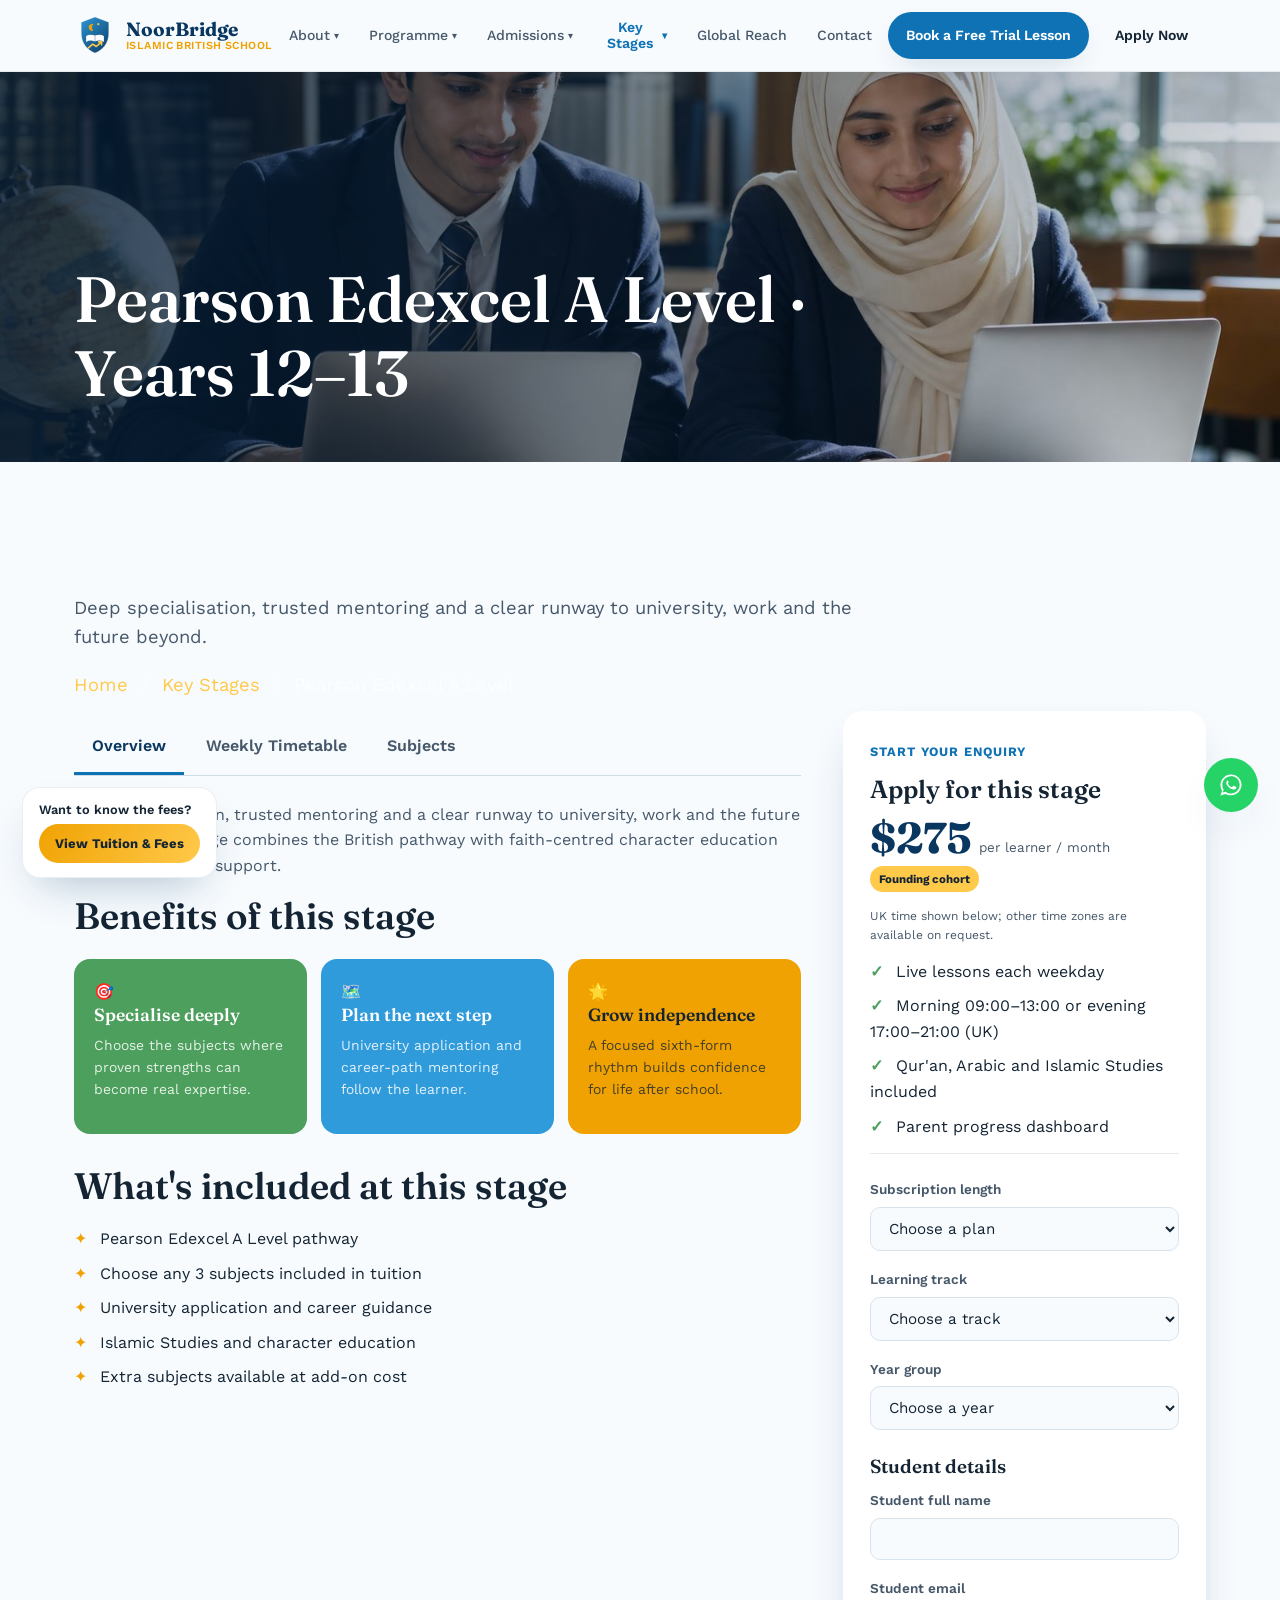
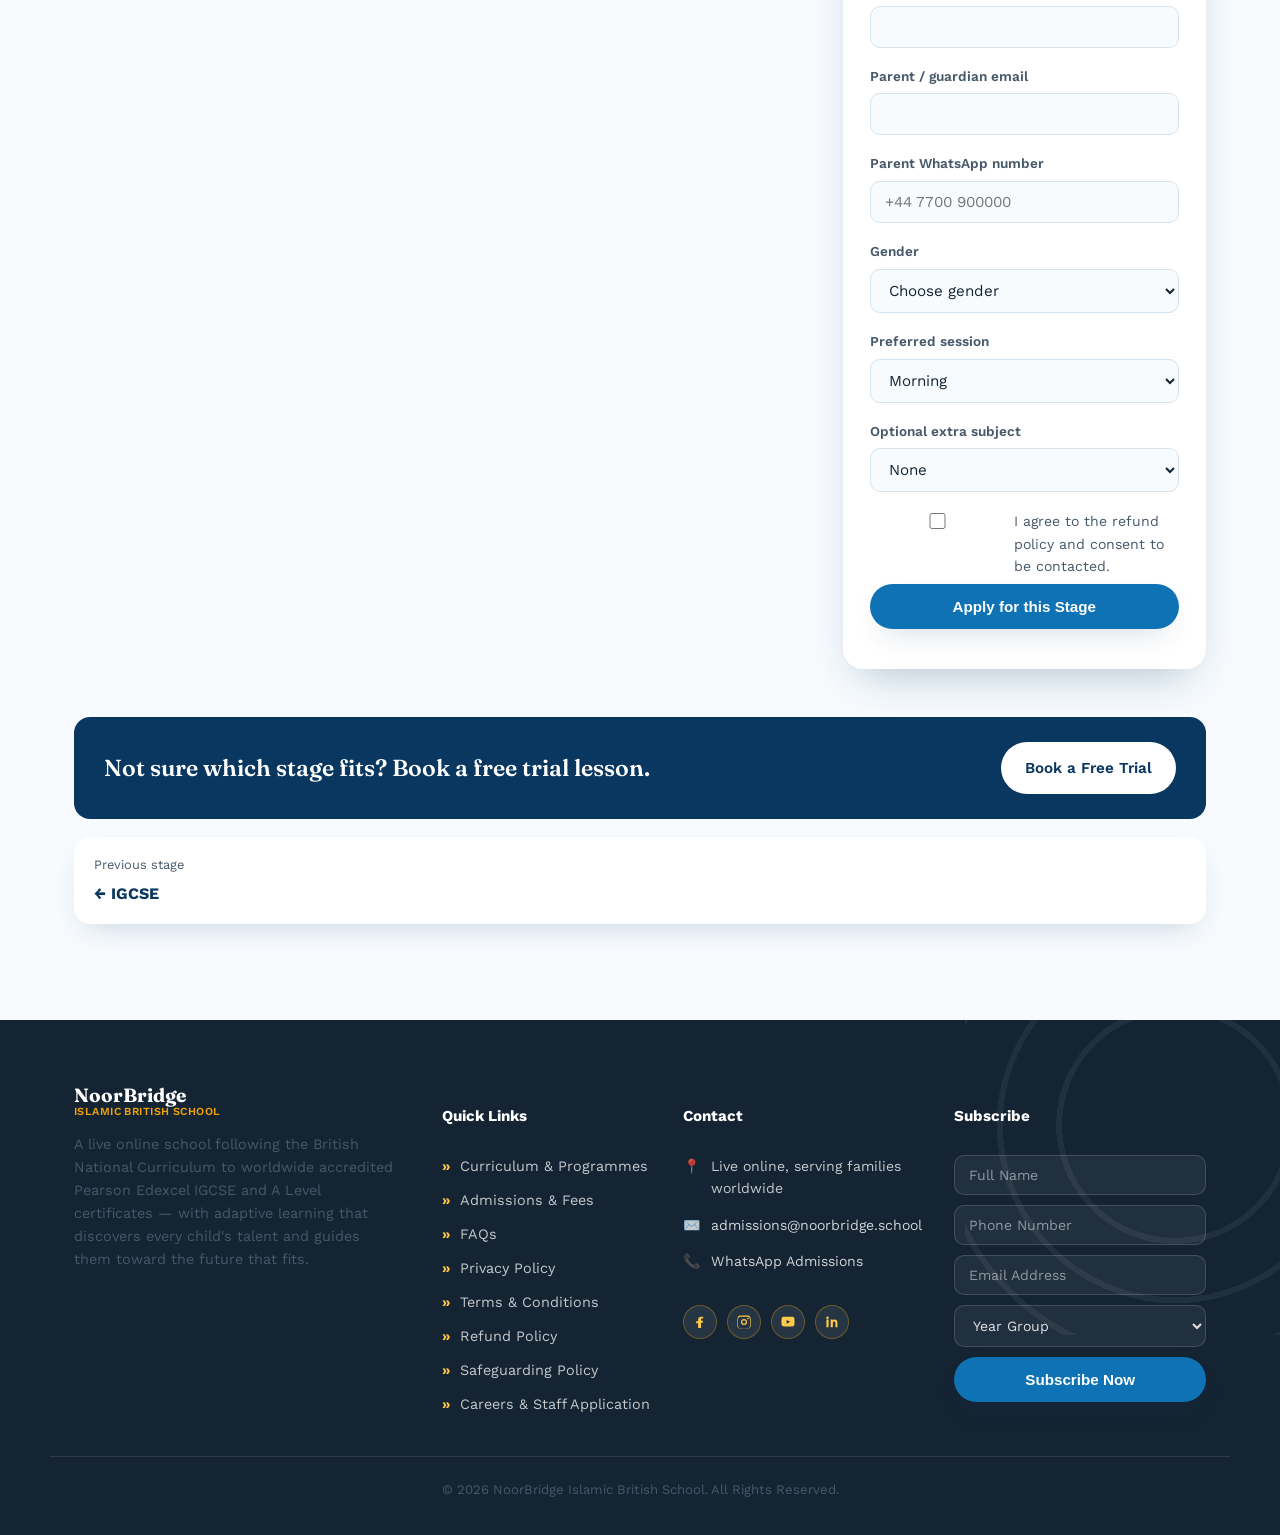
<file: stage-sixth-form.html>
<!DOCTYPE html>
<html lang="en">
<head>
<meta charset="UTF-8">
<meta name="viewport" content="width=device-width, initial-scale=1.0">
<title>Pearson Edexcel A Level · Years 12–13 — NoorBridge Islamic British School</title>
<meta name="description" content="Explore the NoorBridge Pearson Edexcel A Level stage for Years 12–13, with live British curriculum learning and a clear path forward.">
<meta property="og:title" content="Pearson Edexcel A Level · Years 12–13 — NoorBridge Islamic British School">
<meta property="og:url" content="https://noorbridge.school/stage-sixth-form.html">
<meta property="og:type" content="website">
<meta property="og:description" content="Explore the NoorBridge Pearson Edexcel A Level stage for Years 12–13, with live British curriculum learning and a clear path forward.">
<meta property="og:image" content="https://noorbridge.school/assets/stage-sixth-form.jpg">
<link rel="preconnect" href="https://fonts.googleapis.com">
<link rel="preconnect" href="https://fonts.gstatic.com" crossorigin>
<link href="https://fonts.googleapis.com/css2?family=Fraunces:opsz,wght@9..144,500;9..144,600;9..144,700&family=Work+Sans:wght@400;500;600;700&display=swap" rel="stylesheet">
<link rel="icon" type="image/svg+xml" href="assets/favicon.svg">
<link rel="stylesheet" href="css/style.css">
</head>
<body>
<!-- ===== SHARED HEADER / NAV ===== -->
<!-- ===== HEADER ===== -->
<header class="site-header" id="top">
  <div class="container header-inner">
    <a href="index.html#top" class="brand">
      <span class="brand-mark" aria-hidden="true">
        <svg width="42" height="42" viewBox="0 0 64 64" fill="none">
          <defs>
            <linearGradient id="logoGrad" x1="6" y1="4" x2="58" y2="60" gradientUnits="userSpaceOnUse">
              <stop offset="0" stop-color="#2f9bdb"/>
              <stop offset="1" stop-color="#0a3760"/>
            </linearGradient>
          </defs>
          <!-- shield / crest -->
          <path d="M32 4.5 L53 12.5 V29 C53 45 44 54.5 32 59.5 C20 54.5 11 45 11 29 V12.5 Z"
                fill="url(#logoGrad)" stroke="#ffffff" stroke-width="1.4" stroke-opacity="0.35"/>
          <!-- crescent + star: Islamic identity -->
          <path d="M29.5 15.5a5.2 5.2 0 100 9.6 6.2 6.2 0 010-9.6z" fill="#f0a202"/>
          <circle cx="37" cy="15.5" r="1.6" fill="#ffc94a"/>
          <!-- open book: curriculum / self-discovery -->
          <path d="M18.5 33.5c4-2.6 8.5-2.6 13.5-0.6 5-2 9.5-2 13.5 0.6v9c-4-2.6-8.5-2.6-13.5-0.6-5-2-9.5-2-13.5 0.6z"
                fill="#ffffff"/>
          <line x1="32" y1="33" x2="32" y2="42" stroke="#0a3760" stroke-width="1.1" stroke-opacity="0.5"/>
          <!-- upward path: guidance to the future -->
          <path d="M22 51.5 L28.5 46 L34 49.5 L42 42.5" stroke="#ffc94a" stroke-width="2.4" stroke-linecap="round" stroke-linejoin="round" fill="none"/>
          <path d="M37.5 42.5 L42 42.5 L42 47" stroke="#ffc94a" stroke-width="2.4" stroke-linecap="round" stroke-linejoin="round" fill="none"/>
        </svg>
      </span>
      <span class="brand-name-group">
        <span class="brand-name">NoorBridge</span>
        <span class="brand-tagline">Islamic British School</span>
      </span>
    </a>

    <nav class="main-nav" id="mainNav">
      <div class="nav-group">
        <button type="button" class="nav-group-trigger">About <span class="nav-caret">▾</span></button>
        <div class="nav-dropdown">
          <a href="about.html#why-us">Why NoorBridge</a>
          <a href="about.html#discovery">Talent Discovery</a>
          <a href="about.html#wellbeing">Pastoral &amp; Wellbeing</a>
          <a href="about.html#careers">Career Pathways</a>
        </div>
      </div>
      <div class="nav-group">
        <button type="button" class="nav-group-trigger">Programme <span class="nav-caret">▾</span></button>
        <div class="nav-dropdown">
          <a href="curriculum.html#pathway">Curriculum &amp; Pathway</a>
          <a href="islamic-identity.html#identity">Islamic Identity</a>
          <a href="curriculum.html#ai-learning">Adaptive Learning</a>
          <a href="curriculum.html#delivery">How We Deliver Lessons</a>
        </div>
      </div>
      <div class="nav-group">
        <button type="button" class="nav-group-trigger">Admissions <span class="nav-caret">▾</span></button>
        <div class="nav-dropdown">
          <a href="fees.html#fees">Fees</a>
          <a href="fees.html#tutoring">After-School Tutoring</a>
          <a href="admissions.html#admissions">Admissions Process</a>
          <a href="faq.html#faq">FAQs</a>
        </div>
      </div>
      <div class="nav-group">
        <button type="button" class="nav-group-trigger">Key Stages <span class="nav-caret">▾</span></button>
        <div class="nav-dropdown">
          <a href="stage-primary.html">Primary · Years 1–6</a>
          <a href="stage-lower-secondary.html">Lower Secondary · Years 7–9</a>
          <a href="stage-gcse.html">IGCSE · Years 10–11</a>
          <a href="stage-sixth-form.html">Sixth Form · Years 12–13</a>
          <a href="stages.html">All Key Stages</a>
        </div>
      </div>
      <a href="global-reach.html#global" class="nav-single">Global Reach</a>
      <a href="contact.html#contact" class="nav-single">Contact</a>
    </nav>

    <div class="header-actions">
      <a href="admissions.html#admissions" class="btn btn-primary">Book a Free Trial Lesson</a>
      <a href="admissions.html#admissions" class="btn btn-ghost">Apply Now</a>
      <button class="nav-toggle" id="navToggle" aria-label="Open menu" aria-expanded="false">
        <span></span><span></span><span></span>
      </button>
    </div>
  </div>
</header>

<!-- ===== SHARED FLOATING ACTIONS ===== -->
<!-- ===== FLOATING TUITION BADGE (bottom-left) ===== -->
<a href="fees.html#fees" class="tuition-fab">
  <span class="tuition-fab-text">Want to know the fees?</span>
  <span class="tuition-fab-btn">View Tuition &amp; Fees</span>
</a>

<!-- ===== FLOATING CONTACT CLUSTER (bottom-right: WhatsApp + Back to Top) ===== -->
<div class="fab-stack">
  <!-- Replace the number below with the school's real WhatsApp business number -->
  <a href="https://wa.me/000000000000?text=Assalamu%20Alaikum%2C%20I%27d%20like%20to%20ask%20about%20admissions%20at%20NoorBridge"
     class="whatsapp-fab" target="_blank" rel="noopener" aria-label="Chat with admissions on WhatsApp">
    <svg width="26" height="26" viewBox="0 0 32 32" fill="#ffffff"><path d="M16 3C9 3 3 9 3 16c0 2.6.8 5 2.1 7.1L3 29l6.1-2c2 1.1 4.3 1.7 6.9 1.7 7 0 13-6 13-13S23 3 16 3zm0 2c5.9 0 10.7 4.8 10.7 10.7S21.9 26.4 16 26.4c-2.3 0-4.4-.7-6.2-1.9l-.4-.3-3.5 1.1 1.1-3.4-.3-.4A10.6 10.6 0 015.3 16C5.3 10.1 10.1 5.3 16 5.3zm-3.9 5.6c-.2 0-.6 0-.8.3-.3.3-1.1 1-1.1 2.5s1.1 2.9 1.3 3.1c.2.2 2.1 3.3 5.2 4.4 2.6.9 3.1.8 3.6.7.6-.1 1.9-.8 2.1-1.5.3-.7.3-1.4.2-1.5-.1-.2-.4-.3-.8-.5-.4-.2-2.1-1-2.4-1.2-.3-.1-.5-.2-.8.2-.2.3-.9 1.1-1.1 1.3-.2.2-.4.3-.7.1-.4-.2-1.5-.6-2.7-1.7-1-.9-1.6-2-1.8-2.4-.2-.3 0-.5.1-.7l.5-.6c.2-.2.2-.4.1-.6-.1-.2-.6-1.4-.8-1.9-.2-.5-.4-.4-.6-.4z"/></svg>
  </a>
  <button type="button" class="back-to-top" id="backToTop" aria-label="Back to top">
    <svg width="18" height="18" viewBox="0 0 24 24" fill="none" stroke="#ffffff" stroke-width="2.4" stroke-linecap="round" stroke-linejoin="round">
      <path d="M6 15l6-6 6 6"/>
    </svg>
  </button>
</div>

<main>
 <!-- ===== STAGE BANNER ===== -->
 <section class="stage-banner">
  <img alt="Pearson Edexcel A Level learners at NoorBridge" src="assets/stage-sixth-form.jpg"/>
  <div class="container stage-banner-content">
   <h1>
    Pearson Edexcel A Level
    <span class="stage-banner-years">
     &middot; Years 12&ndash;13
    </span>
   </h1>
  </div>
 </section>
 <section class="section">
  <div class="container">
   <div class="stage-intro">
    <p>
     Deep specialisation, trusted mentoring and a clear runway to university, work and the future beyond.
    </p>
    <p class="breadcrumb">
     <a href="index.html">
      Home
     </a>
     <span>
      /
     </span>
     <a href="stages.html">
      Key Stages
     </a>
     <span>
      /
     </span>
     Pearson Edexcel A Level
    </p>
    <a class="btn btn-primary stage-apply-mobile" href="#apply">
     Apply for this stage
    </a>
   </div>
   <div class="stage-layout">
    <div class="stage-main">
     <div class="tabs" data-tabs="">
      <div aria-label="Pearson Edexcel A Level information" class="tab-list" role="tablist">
       <button aria-controls="overview-panel" aria-selected="true" class="tab-trigger" id="overview-tab" role="tab">
        Overview
       </button>
       <button aria-controls="timetable-panel" aria-selected="false" class="tab-trigger" id="timetable-tab" role="tab">
        Weekly Timetable
       </button>
       <button aria-controls="subjects-panel" aria-selected="false" class="tab-trigger" id="subjects-tab" role="tab">
        Subjects
       </button>
      </div>
      <section aria-labelledby="overview-tab" class="tab-panel" id="overview-panel" role="tabpanel">
       <p>
        Deep specialisation, trusted mentoring and a clear runway to university, work and the future beyond. NoorBridge combines the British pathway with faith-centred character education and live, personal support.
       </p>
       <h2>
        Benefits of this stage
       </h2>
       <div class="benefit-grid">
        <article class="benefit-card benefit-green">
         <div class="benefit-icon">
          🎯
         </div>
         <h3>
          Specialise deeply
         </h3>
         <p>
          Choose the subjects where proven strengths can become real expertise.
         </p>
        </article>
        <article class="benefit-card benefit-blue">
         <div class="benefit-icon">
          🗺️
         </div>
         <h3>
          Plan the next step
         </h3>
         <p>
          University application and career-path mentoring follow the learner.
         </p>
        </article>
        <article class="benefit-card benefit-gold">
         <div class="benefit-icon">
          🌟
         </div>
         <h3>
          Grow independence
         </h3>
         <p>
          A focused sixth-form rhythm builds confidence for life after school.
         </p>
        </article>
       </div>
       <h2>
        What's included at this stage
       </h2>
       <ul class="stage-feature-list">
        <li>
         Pearson Edexcel A Level pathway
        </li>
        <li>
         Choose any 3 subjects included in tuition
        </li>
        <li>
         University application and career guidance
        </li>
        <li>
         Islamic Studies and character education
        </li>
        <li>
         Extra subjects available at add-on cost
        </li>
       </ul>
      </section>
      <section aria-labelledby="timetable-tab" class="tab-panel" hidden="" id="timetable-panel" role="tabpanel">
       <p class="time-note">
        Indicative weekly rhythm shown in UK time. Other time zones are available on request.
       </p>
       <div class="timetable-wrap">
        <table class="timetable">
         <caption class="sr-only">
          Indicative Pearson Edexcel A Level timetable
         </caption>
         <thead>
          <tr>
           <th scope="col">
            Day
           </th>
           <th scope="col">
            Morning &middot; 09:00&ndash;13:00
           </th>
           <th scope="col">
            Evening &middot; 17:00&ndash;21:00
           </th>
          </tr>
         </thead>
         <tbody>
          <tr>
           <th scope="row">
            Monday
           </th>
           <td>
            A Level subject 1
           </td>
           <td>
            A Level subject 2
           </td>
          </tr>
          <tr>
           <th scope="row">
            Tuesday
           </th>
           <td>
            A Level subject 3
           </td>
           <td>
            Islamic Studies
           </td>
          </tr>
          <tr>
           <th scope="row">
            Wednesday
           </th>
           <td>
            A Level subject 1
           </td>
           <td>
            Independent study
           </td>
          </tr>
          <tr>
           <th scope="row">
            Thursday
           </th>
           <td>
            A Level subject 2
           </td>
           <td>
            A Level subject 3
           </td>
          </tr>
          <tr>
           <th scope="row">
            Friday
           </th>
           <td>
            Tutorial
           </td>
           <td>
            University / careers
           </td>
          </tr>
         </tbody>
        </table>
       </div>
      </section>
      <section aria-labelledby="subjects-tab" class="tab-panel" hidden="" id="subjects-panel" role="tabpanel">
       <p>
        Core learning is paired with the subjects and pathways that make sense for this stage.
       </p>
       <div class="subject-chip-list">
        <span>
         Mathematics
        </span>
        <span>
         Biology
        </span>
        <span>
         Chemistry
        </span>
        <span>
         Physics
        </span>
        <span>
         Business Studies
        </span>
        <span>
         Economics
        </span>
        <span>
         Accounting
        </span>
        <span>
         <span class="chip-included">
          Choose any 3 &mdash; included in tuition
         </span>
        </span>
        <span>
         <span class="chip-optional">
          + Additional subjects available for an extra fee
         </span>
        </span>
       </div>
      </section>
     </div>
    </div>
    <aside class="stage-enrolment" id="apply">
     <div class="enrolment-card">
      <p class="section-tag">
       Start your enquiry
      </p>
      <h2>
       Apply for this stage
      </h2>
      <div class="price-line">
       <strong>
        $275
       </strong>
       <span>
        per learner / month
       </span>
      </div>
      <span class="founding-badge">
       Founding cohort
      </span>
      <p class="time-note">
       UK time shown below; other time zones are available on request.
      </p>
      <!-- TODO: confirm real lesson counts and session times with the school -->
      <ul class="inclusion-list">
       <li>
        Live lessons each weekday
       </li>
       <li>
        Morning 09:00&ndash;13:00 or evening 17:00&ndash;21:00 (UK)
       </li>
       <li>
        Qur'an, Arabic and Islamic Studies included
       </li>
       <li>
        Parent progress dashboard
       </li>
      </ul>
      <form class="stage-form" data-stage-form="">
       <label class="field">
        <span>
         Subscription length
        </span>
        <select name="subscription" required="">
         <option value="">
          Choose a plan
         </option>
         <option>
          Monthly
         </option>
         <option>
          Term (12 weeks)
         </option>
         <option>
          Full academic year (3 terms)
         </option>
        </select>
       </label>
       <label class="field">
        <span>
         Learning track
        </span>
        <select name="track" required="">
         <option value="">
          Choose a track
         </option>
         <option>
          Live group classes
         </option>
         <option>
          One-to-one tutoring
         </option>
         <option>
          Flexible independent study
         </option>
        </select>
       </label>
       <label class="field">
        <span>
         Year group
        </span>
        <select name="year" required="">
         <option value="">
          Choose a year
         </option>
         <option>
          Year 12
         </option>
         <option>
          Year 13
         </option>
        </select>
       </label>
       <h3>
        Student details
       </h3>
       <label class="field">
        <span>
         Student full name
        </span>
        <input name="studentName" required="" type="text"/>
       </label>
       <label class="field">
        <span>
         Student email
        </span>
        <input name="studentEmail" required="" type="email"/>
       </label>
       <label class="field">
        <span>
         Parent / guardian email
        </span>
        <input name="parentEmail" required="" type="email"/>
       </label>
       <label class="field">
        <span>
         Parent WhatsApp number
        </span>
        <input name="whatsapp" placeholder="+44 7700 900000" required="" type="tel"/>
       </label>
       <label class="field">
        <span>
         Gender
        </span>
        <select name="gender" required="">
         <option value="">
          Choose gender
         </option>
         <option>
          Male
         </option>
         <option>
          Female
         </option>
        </select>
       </label>
       <label class="field">
        <span>
         Preferred session
        </span>
        <select name="session" required="">
         <option>
          Morning
         </option>
         <option>
          Evening
         </option>
        </select>
       </label>
       <label class="field">
        <span>
         Optional extra subject
        </span>
        <select name="extra">
         <option>
          None
         </option>
         <option>
          Additional A Level
         </option>
         <option>
          Hifz pathway
         </option>
         <option>
          Arabic
         </option>
        </select>
       </label>
       <label class="field-checkbox">
        <input name="consent" required="" type="checkbox"/>
        <span>
         I agree to the
         <a href="fees.html#fees">
          refund policy
         </a>
         and consent to be contacted.
        </span>
       </label>
       <button class="btn btn-primary btn-block" type="submit">
        Apply for this Stage
       </button>
       <p aria-live="polite" class="stage-form-note" data-stage-form-note="">
       </p>
      </form>
     </div>
    </aside>
   </div>
   <div class="stage-cta-band">
    <h2>
     Not sure which stage fits? Book a free trial lesson.
    </h2>
    <a class="btn btn-light" href="admissions.html#admissions">
     Book a Free Trial
    </a>
   </div>
   <div class="stage-adjacent stage-adjacent--prev-only">
    <a href="stage-gcse.html">
     <span>
      Previous stage
     </span>
     <strong>
      &larr; IGCSE
     </strong>
    </a>
   </div>
  </div>
 </section>
</main>

<!-- ===== SHARED FOOTER ===== -->
<!-- ===== FOOTER ===== -->
<footer class="site-footer">
  <div class="footer-pattern" aria-hidden="true"></div>
  <div class="container footer-inner">
    <div class="footer-brand">
      <span class="brand-name-group">
        <span class="brand-name">NoorBridge</span>
        <span class="brand-tagline">Islamic British School</span>
      </span>
      <p>A live online school following the British National Curriculum to worldwide accredited
      Pearson Edexcel IGCSE and A Level certificates — with adaptive learning that discovers every
      child's talent and guides them toward the future that fits.</p>
    </div>

    <div class="footer-col">
      <h4>Quick Links</h4>
      <ul class="footer-link-list">
        <li><a href="curriculum.html#pathway">Curriculum &amp; Programmes</a></li>
        <li><a href="fees.html#fees">Admissions &amp; Fees</a></li>
        <li><a href="faq.html#faq">FAQs</a></li>
        <li><a href="index.html#top">Privacy Policy</a></li>
        <li><a href="index.html#top">Terms &amp; Conditions</a></li>
        <li><a href="index.html#top">Refund Policy</a></li>
        <li><a href="index.html#top">Safeguarding Policy</a></li>
        <li><a href="mailto:careers@noorbridge.school">Careers &amp; Staff Application</a></li>
      </ul>
    </div>

    <div class="footer-col">
      <h4>Contact</h4>
      <ul class="footer-contact-list">
        <li>
          <span class="footer-contact-icon">📍</span>
          <span>Live online, serving families worldwide</span>
        </li>
        <li>
          <span class="footer-contact-icon">✉️</span>
          <a href="mailto:admissions@noorbridge.school">admissions@noorbridge.school</a>
        </li>
        <li>
          <span class="footer-contact-icon">📞</span>
          <a href="https://wa.me/000000000000" target="_blank" rel="noopener">WhatsApp Admissions</a>
        </li>
      </ul>
      <div class="social-row">
        <a href="index.html#top" aria-label="Facebook"><svg width="16" height="16" viewBox="0 0 24 24" fill="currentColor"><path d="M13.5 21v-7.7h2.6l.4-3h-3v-1.9c0-.9.2-1.5 1.6-1.5h1.6V4.2C15.9 4.1 14.8 4 13.6 4c-2.6 0-4.4 1.6-4.4 4.5v2.3h-3v3h3V21h3.3z"/></svg></a>
        <a href="index.html#top" aria-label="Instagram"><svg width="16" height="16" viewBox="0 0 24 24" fill="currentColor"><path d="M12 2.2c3.2 0 3.6 0 4.9.1 1.2.1 1.9.2 2.3.4.6.2 1 .5 1.4.9.4.4.7.8.9 1.4.2.4.3 1 .4 2.3.1 1.3.1 1.6.1 4.9s0 3.6-.1 4.9c-.1 1.2-.2 1.9-.4 2.3-.2.6-.5 1-.9 1.4-.4.4-.8.7-1.4.9-.4.2-1 .3-2.3.4-1.3.1-1.6.1-4.9.1s-3.6 0-4.9-.1c-1.2-.1-1.9-.2-2.3-.4-.6-.2-1-.5-1.4-.9-.4-.4-.7-.8-.9-1.4-.2-.4-.3-1-.4-2.3C2.2 15.6 2.2 15.2 2.2 12s0-3.6.1-4.9c.1-1.2.2-1.9.4-2.3.2-.6.5-1 .9-1.4.4-.4.8-.7 1.4-.9.4-.2 1-.3 2.3-.4C8.4 2.2 8.8 2.2 12 2.2zm0 1.8c-3.1 0-3.5 0-4.7.1-1 0-1.6.2-1.9.3-.5.2-.8.4-1.2.8-.4.4-.6.7-.8 1.2-.1.3-.3.9-.3 1.9-.1 1.2-.1 1.6-.1 4.7s0 3.5.1 4.7c0 1 .2 1.6.3 1.9.2.5.4.8.8 1.2.4.4.7.6 1.2.8.3.1.9.3 1.9.3 1.2.1 1.6.1 4.7.1s3.5 0 4.7-.1c1 0 1.6-.2 1.9-.3.5-.2.8-.4 1.2-.8.4-.4.6-.7.8-1.2.1-.3.3-.9.3-1.9.1-1.2.1-1.6.1-4.7s0-3.5-.1-4.7c0-1-.2-1.6-.3-1.9-.2-.5-.4-.8-.8-1.2-.4-.4-.7-.6-1.2-.8-.3-.1-.9-.3-1.9-.3-1.2-.1-1.6-.1-4.7-.1zm0 3.5a4.5 4.5 0 110 9 4.5 4.5 0 010-9zm0 1.8a2.7 2.7 0 100 5.4 2.7 2.7 0 000-5.4zm5.7-3.6a1.1 1.1 0 110 2.1 1.1 1.1 0 010-2.1z"/></svg></a>
        <a href="index.html#top" aria-label="YouTube"><svg width="16" height="16" viewBox="0 0 24 24" fill="currentColor"><path d="M21.6 7.2s-.2-1.5-.8-2.1c-.8-.8-1.7-.8-2.1-.9C15.9 4 12 4 12 4h0s-3.9 0-6.7.2c-.4 0-1.3.1-2.1.9-.6.6-.8 2.1-.8 2.1S2.2 9 2.2 10.7v1.5c0 1.8.2 3.5.2 3.5s.2 1.5.8 2.1c.8.8 1.8.8 2.3.9 1.6.2 6.5.2 6.5.2s3.9 0 6.7-.2c.4 0 1.3-.1 2.1-.9.6-.6.8-2.1.8-2.1s.2-1.7.2-3.5v-1.5c0-1.8-.2-3.5-.2-3.5zM9.9 14.6V8.9l5.4 2.9-5.4 2.8z"/></svg></a>
        <a href="index.html#top" aria-label="LinkedIn"><svg width="16" height="16" viewBox="0 0 24 24" fill="currentColor"><path d="M6.9 8.4H3.6V20h3.3V8.4zM5.3 3.6a1.9 1.9 0 100 3.8 1.9 1.9 0 000-3.8zM20.4 20h-3.3v-6.2c0-1.5-.5-2.5-1.8-2.5-1 0-1.6.7-1.9 1.3-.1.2-.1.6-.1.9V20H10c0-11.6 0-11.6 0-11.6h3.3v1.7c.4-.7 1.3-1.7 3-1.7 2.2 0 3.9 1.4 3.9 4.5V20z"/></svg></a>
      </div>
    </div>

    <div class="footer-col footer-subscribe">
      <h4>Subscribe</h4>
      <form class="subscribe-form" id="newsletterForm">
        <input type="text" name="subscribeName" placeholder="Full Name" required>
        <input type="tel" name="subscribePhone" placeholder="Phone Number">
        <input type="email" name="subscribeEmail" placeholder="Email Address" required>
        <select name="subscribeYear" aria-label="Year group of interest" required>
          <option value="" disabled selected>Year Group</option>
          <option>Year 1</option><option>Year 2</option><option>Year 3</option>
          <option>Year 4</option><option>Year 5</option><option>Year 6</option>
          <option>Year 7</option><option>Year 8</option><option>Year 9</option>
          <option>Year 10</option><option>Year 11</option><option>Year 12</option><option>Year 13</option>
        </select>
        <button type="submit" class="btn btn-primary btn-block">Subscribe Now</button>
      </form>
    </div>
  </div>
  <div class="footer-bottom">
    <p>© 2026 NoorBridge Islamic British School. All Rights Reserved.</p>
  </div>
</footer>

<!-- ===== SHARED SCRIPT ===== -->
<script src="js/main.js"></script>
</body>
</html>
</file>
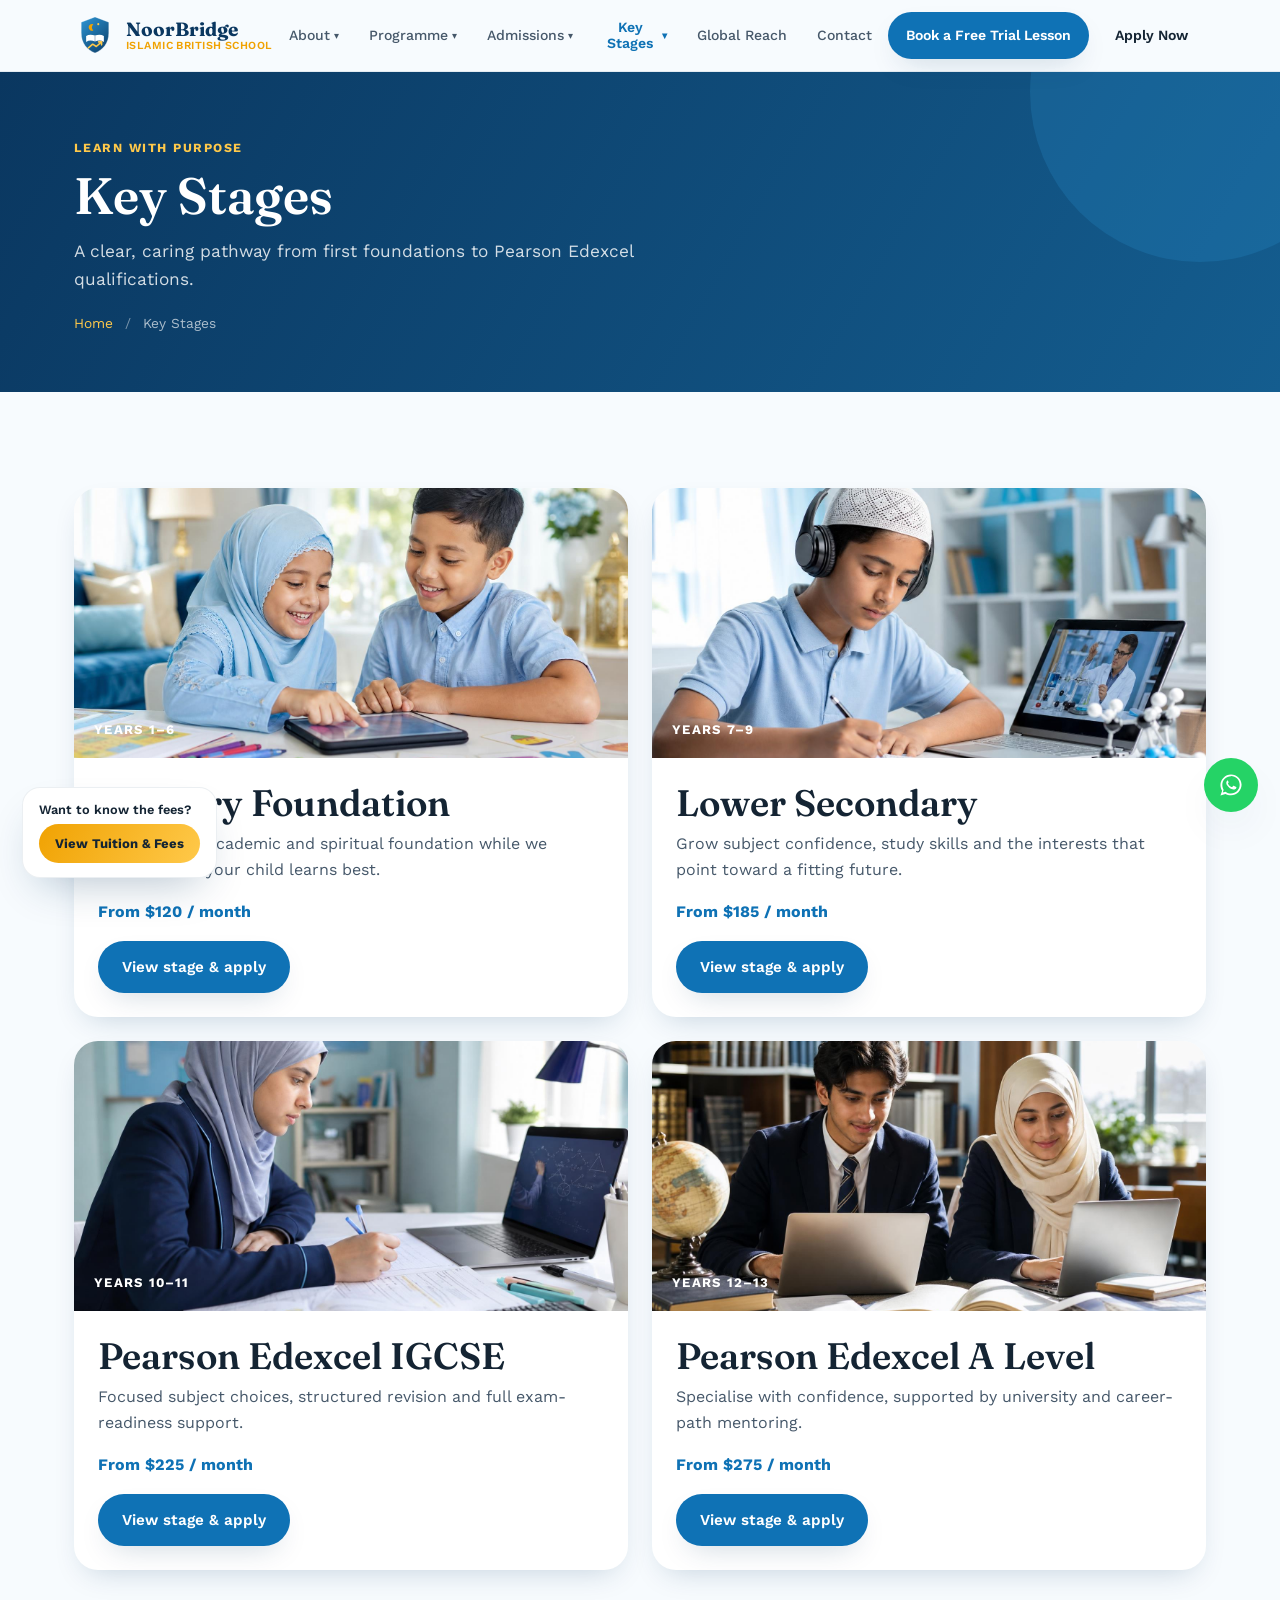
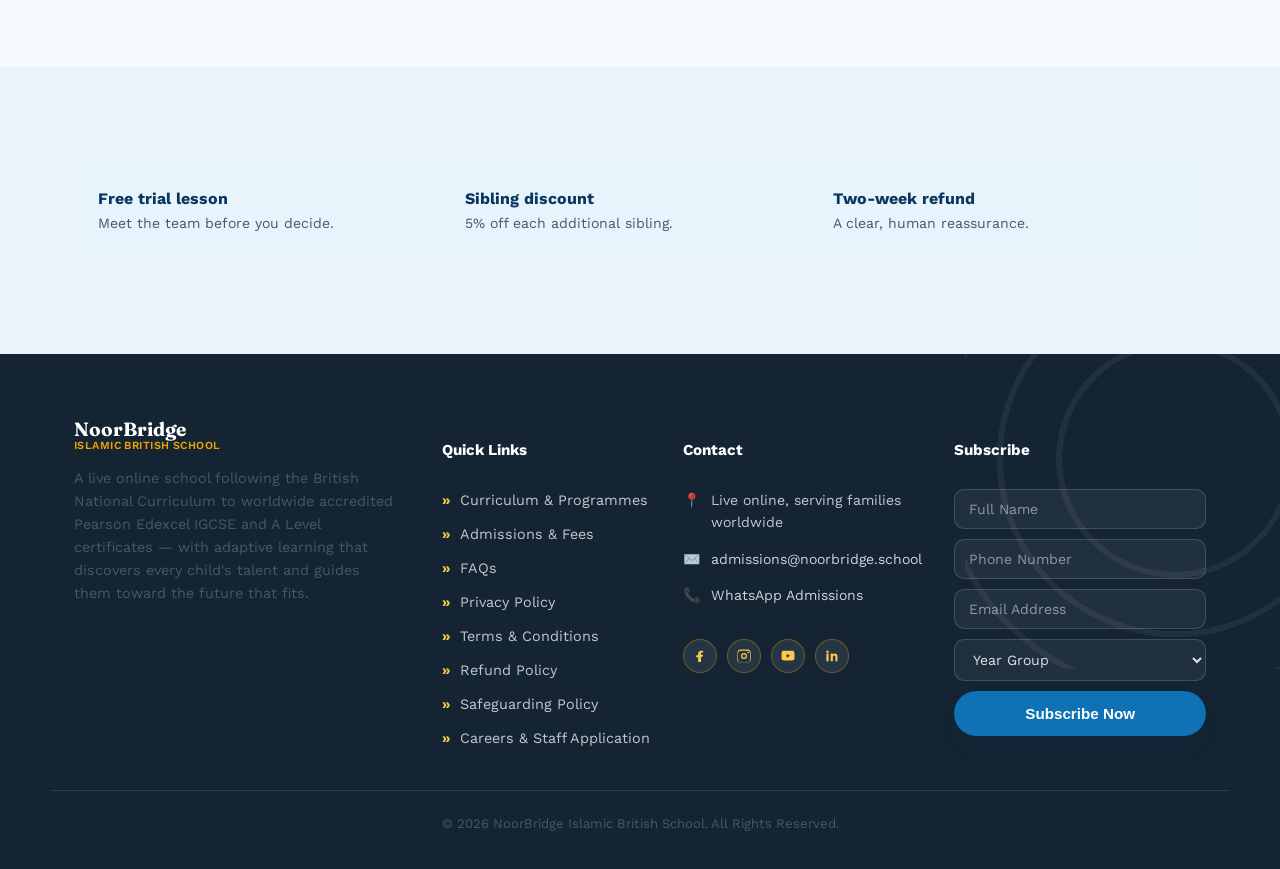
<file: stages.html>
<!DOCTYPE html>
<html lang="en">
<head>
<meta charset="UTF-8">
<meta name="viewport" content="width=device-width, initial-scale=1.0">
<title>Key Stages — NoorBridge Islamic British School</title>
<meta name="description" content="Explore NoorBridge primary, lower secondary, IGCSE and Sixth Form stages for learners worldwide.">
<meta property="og:title" content="Key Stages — NoorBridge Islamic British School">
<meta property="og:url" content="https://noorbridge.school/stages.html">
<meta property="og:type" content="website">
<meta property="og:description" content="Explore NoorBridge primary, lower secondary, IGCSE and Sixth Form stages for learners worldwide.">
<meta property="og:image" content="https://noorbridge.school/assets/stage-primary.jpg">
<link rel="preconnect" href="https://fonts.googleapis.com">
<link rel="preconnect" href="https://fonts.gstatic.com" crossorigin>
<link href="https://fonts.googleapis.com/css2?family=Fraunces:opsz,wght@9..144,500;9..144,600;9..144,700&family=Work+Sans:wght@400;500;600;700&display=swap" rel="stylesheet">
<link rel="icon" type="image/svg+xml" href="assets/favicon.svg">
<link rel="stylesheet" href="css/style.css">
</head>
<body>
<!-- ===== SHARED HEADER / NAV ===== -->
<!-- ===== HEADER ===== -->
<header class="site-header" id="top">
  <div class="container header-inner">
    <a href="index.html#top" class="brand">
      <span class="brand-mark" aria-hidden="true">
        <svg width="42" height="42" viewBox="0 0 64 64" fill="none">
          <defs>
            <linearGradient id="logoGrad" x1="6" y1="4" x2="58" y2="60" gradientUnits="userSpaceOnUse">
              <stop offset="0" stop-color="#2f9bdb"/>
              <stop offset="1" stop-color="#0a3760"/>
            </linearGradient>
          </defs>
          <!-- shield / crest -->
          <path d="M32 4.5 L53 12.5 V29 C53 45 44 54.5 32 59.5 C20 54.5 11 45 11 29 V12.5 Z"
                fill="url(#logoGrad)" stroke="#ffffff" stroke-width="1.4" stroke-opacity="0.35"/>
          <!-- crescent + star: Islamic identity -->
          <path d="M29.5 15.5a5.2 5.2 0 100 9.6 6.2 6.2 0 010-9.6z" fill="#f0a202"/>
          <circle cx="37" cy="15.5" r="1.6" fill="#ffc94a"/>
          <!-- open book: curriculum / self-discovery -->
          <path d="M18.5 33.5c4-2.6 8.5-2.6 13.5-0.6 5-2 9.5-2 13.5 0.6v9c-4-2.6-8.5-2.6-13.5-0.6-5-2-9.5-2-13.5 0.6z"
                fill="#ffffff"/>
          <line x1="32" y1="33" x2="32" y2="42" stroke="#0a3760" stroke-width="1.1" stroke-opacity="0.5"/>
          <!-- upward path: guidance to the future -->
          <path d="M22 51.5 L28.5 46 L34 49.5 L42 42.5" stroke="#ffc94a" stroke-width="2.4" stroke-linecap="round" stroke-linejoin="round" fill="none"/>
          <path d="M37.5 42.5 L42 42.5 L42 47" stroke="#ffc94a" stroke-width="2.4" stroke-linecap="round" stroke-linejoin="round" fill="none"/>
        </svg>
      </span>
      <span class="brand-name-group">
        <span class="brand-name">NoorBridge</span>
        <span class="brand-tagline">Islamic British School</span>
      </span>
    </a>

    <nav class="main-nav" id="mainNav">
      <div class="nav-group">
        <button type="button" class="nav-group-trigger">About <span class="nav-caret">▾</span></button>
        <div class="nav-dropdown">
          <a href="about.html#why-us">Why NoorBridge</a>
          <a href="about.html#discovery">Talent Discovery</a>
          <a href="about.html#wellbeing">Pastoral &amp; Wellbeing</a>
          <a href="about.html#careers">Career Pathways</a>
        </div>
      </div>
      <div class="nav-group">
        <button type="button" class="nav-group-trigger">Programme <span class="nav-caret">▾</span></button>
        <div class="nav-dropdown">
          <a href="curriculum.html#pathway">Curriculum &amp; Pathway</a>
          <a href="islamic-identity.html#identity">Islamic Identity</a>
          <a href="curriculum.html#ai-learning">Adaptive Learning</a>
          <a href="curriculum.html#delivery">How We Deliver Lessons</a>
        </div>
      </div>
      <div class="nav-group">
        <button type="button" class="nav-group-trigger">Admissions <span class="nav-caret">▾</span></button>
        <div class="nav-dropdown">
          <a href="fees.html#fees">Fees</a>
          <a href="fees.html#tutoring">After-School Tutoring</a>
          <a href="admissions.html#admissions">Admissions Process</a>
          <a href="faq.html#faq">FAQs</a>
        </div>
      </div>
      <div class="nav-group">
        <button type="button" class="nav-group-trigger">Key Stages <span class="nav-caret">▾</span></button>
        <div class="nav-dropdown">
          <a href="stage-primary.html">Primary · Years 1–6</a>
          <a href="stage-lower-secondary.html">Lower Secondary · Years 7–9</a>
          <a href="stage-gcse.html">IGCSE · Years 10–11</a>
          <a href="stage-sixth-form.html">Sixth Form · Years 12–13</a>
          <a href="stages.html">All Key Stages</a>
        </div>
      </div>
      <a href="global-reach.html#global" class="nav-single">Global Reach</a>
      <a href="contact.html#contact" class="nav-single">Contact</a>
    </nav>

    <div class="header-actions">
      <a href="admissions.html#admissions" class="btn btn-primary">Book a Free Trial Lesson</a>
      <a href="admissions.html#admissions" class="btn btn-ghost">Apply Now</a>
      <button class="nav-toggle" id="navToggle" aria-label="Open menu" aria-expanded="false">
        <span></span><span></span><span></span>
      </button>
    </div>
  </div>
</header>

<!-- ===== SHARED FLOATING ACTIONS ===== -->
<!-- ===== FLOATING TUITION BADGE (bottom-left) ===== -->
<a href="fees.html#fees" class="tuition-fab">
  <span class="tuition-fab-text">Want to know the fees?</span>
  <span class="tuition-fab-btn">View Tuition &amp; Fees</span>
</a>

<!-- ===== FLOATING CONTACT CLUSTER (bottom-right: WhatsApp + Back to Top) ===== -->
<div class="fab-stack">
  <!-- Replace the number below with the school's real WhatsApp business number -->
  <a href="https://wa.me/000000000000?text=Assalamu%20Alaikum%2C%20I%27d%20like%20to%20ask%20about%20admissions%20at%20NoorBridge"
     class="whatsapp-fab" target="_blank" rel="noopener" aria-label="Chat with admissions on WhatsApp">
    <svg width="26" height="26" viewBox="0 0 32 32" fill="#ffffff"><path d="M16 3C9 3 3 9 3 16c0 2.6.8 5 2.1 7.1L3 29l6.1-2c2 1.1 4.3 1.7 6.9 1.7 7 0 13-6 13-13S23 3 16 3zm0 2c5.9 0 10.7 4.8 10.7 10.7S21.9 26.4 16 26.4c-2.3 0-4.4-.7-6.2-1.9l-.4-.3-3.5 1.1 1.1-3.4-.3-.4A10.6 10.6 0 015.3 16C5.3 10.1 10.1 5.3 16 5.3zm-3.9 5.6c-.2 0-.6 0-.8.3-.3.3-1.1 1-1.1 2.5s1.1 2.9 1.3 3.1c.2.2 2.1 3.3 5.2 4.4 2.6.9 3.1.8 3.6.7.6-.1 1.9-.8 2.1-1.5.3-.7.3-1.4.2-1.5-.1-.2-.4-.3-.8-.5-.4-.2-2.1-1-2.4-1.2-.3-.1-.5-.2-.8.2-.2.3-.9 1.1-1.1 1.3-.2.2-.4.3-.7.1-.4-.2-1.5-.6-2.7-1.7-1-.9-1.6-2-1.8-2.4-.2-.3 0-.5.1-.7l.5-.6c.2-.2.2-.4.1-.6-.1-.2-.6-1.4-.8-1.9-.2-.5-.4-.4-.6-.4z"/></svg>
  </a>
  <button type="button" class="back-to-top" id="backToTop" aria-label="Back to top">
    <svg width="18" height="18" viewBox="0 0 24 24" fill="none" stroke="#ffffff" stroke-width="2.4" stroke-linecap="round" stroke-linejoin="round">
      <path d="M6 15l6-6 6 6"/>
    </svg>
  </button>
</div>

<main>
 <!-- ===== PAGE HERO ===== -->
 <section class="page-hero">
  <div class="container page-hero-inner">
   <p class="page-hero-kicker">
    Learn with purpose
   </p>
   <h1>
    Key Stages
   </h1>
   <p class="page-hero-subtitle">
    A clear, caring pathway from first foundations to Pearson Edexcel qualifications.
   </p>
   <p class="breadcrumb">
    <a href="index.html">
     Home
    </a>
    <span>
     /
    </span>
    Key Stages
   </p>
  </div>
 </section>
 <section class="section">
  <div class="container">
   <div class="stage-hub-grid">
    <article class="stage-hub-card">
     <div class="stage-hub-card-image">
      <img alt="Primary Foundation learners at NoorBridge" loading="lazy" src="assets/stage-primary.jpg"/>
      <span>
       Years 1&ndash;6
      </span>
     </div>
     <div class="stage-hub-card-body">
      <h2>
       Primary Foundation
      </h2>
      <p>
       Build a broad academic and spiritual foundation while we discover how your child learns best.
      </p>
      <strong class="stage-hub-price">
       From $120 / month
      </strong>
      <br/>
      <a class="btn btn-primary" href="stage-primary.html">
       View stage &amp; apply
      </a>
     </div>
    </article>
    <article class="stage-hub-card">
     <div class="stage-hub-card-image">
      <img alt="Lower Secondary learners at NoorBridge" loading="lazy" src="assets/stage-lower-secondary.jpg"/>
      <span>
       Years 7&ndash;9
      </span>
     </div>
     <div class="stage-hub-card-body">
      <h2>
       Lower Secondary
      </h2>
      <p>
       Grow subject confidence, study skills and the interests that point toward a fitting future.
      </p>
      <strong class="stage-hub-price">
       From $185 / month
      </strong>
      <br/>
      <a class="btn btn-primary" href="stage-lower-secondary.html">
       View stage &amp; apply
      </a>
     </div>
    </article>
    <article class="stage-hub-card">
     <div class="stage-hub-card-image">
      <img alt="Pearson Edexcel IGCSE learners at NoorBridge" loading="lazy" src="assets/stage-gcse.jpg"/>
      <span>
       Years 10&ndash;11
      </span>
     </div>
     <div class="stage-hub-card-body">
      <h2>
       Pearson Edexcel IGCSE
      </h2>
      <p>
       Focused subject choices, structured revision and full exam-readiness support.
      </p>
      <strong class="stage-hub-price">
       From $225 / month
      </strong>
      <br/>
      <a class="btn btn-primary" href="stage-gcse.html">
       View stage &amp; apply
      </a>
     </div>
    </article>
    <article class="stage-hub-card">
     <div class="stage-hub-card-image">
      <img alt="Pearson Edexcel A Level learners at NoorBridge" loading="lazy" src="assets/stage-sixth-form.jpg"/>
      <span>
       Years 12&ndash;13
      </span>
     </div>
     <div class="stage-hub-card-body">
      <h2>
       Pearson Edexcel A Level
      </h2>
      <p>
       Specialise with confidence, supported by university and career-path mentoring.
      </p>
      <strong class="stage-hub-price">
       From $275 / month
      </strong>
      <br/>
      <a class="btn btn-primary" href="stage-sixth-form.html">
       View stage &amp; apply
      </a>
     </div>
    </article>
   </div>
  </div>
 </section>
 <section class="section section-alt">
  <div class="container">
   <div class="reassurance-strip">
    <div>
     <strong>
      Free trial lesson
     </strong>
     <span>
      Meet the team before you decide.
     </span>
    </div>
    <div>
     <strong>
      Sibling discount
     </strong>
     <span>
      5% off each additional sibling.
     </span>
    </div>
    <div>
     <strong>
      Two-week refund
     </strong>
     <span>
      A clear, human reassurance.
     </span>
    </div>
   </div>
  </div>
 </section>
</main>

<!-- ===== SHARED FOOTER ===== -->
<!-- ===== FOOTER ===== -->
<footer class="site-footer">
  <div class="footer-pattern" aria-hidden="true"></div>
  <div class="container footer-inner">
    <div class="footer-brand">
      <span class="brand-name-group">
        <span class="brand-name">NoorBridge</span>
        <span class="brand-tagline">Islamic British School</span>
      </span>
      <p>A live online school following the British National Curriculum to worldwide accredited
      Pearson Edexcel IGCSE and A Level certificates — with adaptive learning that discovers every
      child's talent and guides them toward the future that fits.</p>
    </div>

    <div class="footer-col">
      <h4>Quick Links</h4>
      <ul class="footer-link-list">
        <li><a href="curriculum.html#pathway">Curriculum &amp; Programmes</a></li>
        <li><a href="fees.html#fees">Admissions &amp; Fees</a></li>
        <li><a href="faq.html#faq">FAQs</a></li>
        <li><a href="index.html#top">Privacy Policy</a></li>
        <li><a href="index.html#top">Terms &amp; Conditions</a></li>
        <li><a href="index.html#top">Refund Policy</a></li>
        <li><a href="index.html#top">Safeguarding Policy</a></li>
        <li><a href="mailto:careers@noorbridge.school">Careers &amp; Staff Application</a></li>
      </ul>
    </div>

    <div class="footer-col">
      <h4>Contact</h4>
      <ul class="footer-contact-list">
        <li>
          <span class="footer-contact-icon">📍</span>
          <span>Live online, serving families worldwide</span>
        </li>
        <li>
          <span class="footer-contact-icon">✉️</span>
          <a href="mailto:admissions@noorbridge.school">admissions@noorbridge.school</a>
        </li>
        <li>
          <span class="footer-contact-icon">📞</span>
          <a href="https://wa.me/000000000000" target="_blank" rel="noopener">WhatsApp Admissions</a>
        </li>
      </ul>
      <div class="social-row">
        <a href="index.html#top" aria-label="Facebook"><svg width="16" height="16" viewBox="0 0 24 24" fill="currentColor"><path d="M13.5 21v-7.7h2.6l.4-3h-3v-1.9c0-.9.2-1.5 1.6-1.5h1.6V4.2C15.9 4.1 14.8 4 13.6 4c-2.6 0-4.4 1.6-4.4 4.5v2.3h-3v3h3V21h3.3z"/></svg></a>
        <a href="index.html#top" aria-label="Instagram"><svg width="16" height="16" viewBox="0 0 24 24" fill="currentColor"><path d="M12 2.2c3.2 0 3.6 0 4.9.1 1.2.1 1.9.2 2.3.4.6.2 1 .5 1.4.9.4.4.7.8.9 1.4.2.4.3 1 .4 2.3.1 1.3.1 1.6.1 4.9s0 3.6-.1 4.9c-.1 1.2-.2 1.9-.4 2.3-.2.6-.5 1-.9 1.4-.4.4-.8.7-1.4.9-.4.2-1 .3-2.3.4-1.3.1-1.6.1-4.9.1s-3.6 0-4.9-.1c-1.2-.1-1.9-.2-2.3-.4-.6-.2-1-.5-1.4-.9-.4-.4-.7-.8-.9-1.4-.2-.4-.3-1-.4-2.3C2.2 15.6 2.2 15.2 2.2 12s0-3.6.1-4.9c.1-1.2.2-1.9.4-2.3.2-.6.5-1 .9-1.4.4-.4.8-.7 1.4-.9.4-.2 1-.3 2.3-.4C8.4 2.2 8.8 2.2 12 2.2zm0 1.8c-3.1 0-3.5 0-4.7.1-1 0-1.6.2-1.9.3-.5.2-.8.4-1.2.8-.4.4-.6.7-.8 1.2-.1.3-.3.9-.3 1.9-.1 1.2-.1 1.6-.1 4.7s0 3.5.1 4.7c0 1 .2 1.6.3 1.9.2.5.4.8.8 1.2.4.4.7.6 1.2.8.3.1.9.3 1.9.3 1.2.1 1.6.1 4.7.1s3.5 0 4.7-.1c1 0 1.6-.2 1.9-.3.5-.2.8-.4 1.2-.8.4-.4.6-.7.8-1.2.1-.3.3-.9.3-1.9.1-1.2.1-1.6.1-4.7s0-3.5-.1-4.7c0-1-.2-1.6-.3-1.9-.2-.5-.4-.8-.8-1.2-.4-.4-.7-.6-1.2-.8-.3-.1-.9-.3-1.9-.3-1.2-.1-1.6-.1-4.7-.1zm0 3.5a4.5 4.5 0 110 9 4.5 4.5 0 010-9zm0 1.8a2.7 2.7 0 100 5.4 2.7 2.7 0 000-5.4zm5.7-3.6a1.1 1.1 0 110 2.1 1.1 1.1 0 010-2.1z"/></svg></a>
        <a href="index.html#top" aria-label="YouTube"><svg width="16" height="16" viewBox="0 0 24 24" fill="currentColor"><path d="M21.6 7.2s-.2-1.5-.8-2.1c-.8-.8-1.7-.8-2.1-.9C15.9 4 12 4 12 4h0s-3.9 0-6.7.2c-.4 0-1.3.1-2.1.9-.6.6-.8 2.1-.8 2.1S2.2 9 2.2 10.7v1.5c0 1.8.2 3.5.2 3.5s.2 1.5.8 2.1c.8.8 1.8.8 2.3.9 1.6.2 6.5.2 6.5.2s3.9 0 6.7-.2c.4 0 1.3-.1 2.1-.9.6-.6.8-2.1.8-2.1s.2-1.7.2-3.5v-1.5c0-1.8-.2-3.5-.2-3.5zM9.9 14.6V8.9l5.4 2.9-5.4 2.8z"/></svg></a>
        <a href="index.html#top" aria-label="LinkedIn"><svg width="16" height="16" viewBox="0 0 24 24" fill="currentColor"><path d="M6.9 8.4H3.6V20h3.3V8.4zM5.3 3.6a1.9 1.9 0 100 3.8 1.9 1.9 0 000-3.8zM20.4 20h-3.3v-6.2c0-1.5-.5-2.5-1.8-2.5-1 0-1.6.7-1.9 1.3-.1.2-.1.6-.1.9V20H10c0-11.6 0-11.6 0-11.6h3.3v1.7c.4-.7 1.3-1.7 3-1.7 2.2 0 3.9 1.4 3.9 4.5V20z"/></svg></a>
      </div>
    </div>

    <div class="footer-col footer-subscribe">
      <h4>Subscribe</h4>
      <form class="subscribe-form" id="newsletterForm">
        <input type="text" name="subscribeName" placeholder="Full Name" required>
        <input type="tel" name="subscribePhone" placeholder="Phone Number">
        <input type="email" name="subscribeEmail" placeholder="Email Address" required>
        <select name="subscribeYear" aria-label="Year group of interest" required>
          <option value="" disabled selected>Year Group</option>
          <option>Year 1</option><option>Year 2</option><option>Year 3</option>
          <option>Year 4</option><option>Year 5</option><option>Year 6</option>
          <option>Year 7</option><option>Year 8</option><option>Year 9</option>
          <option>Year 10</option><option>Year 11</option><option>Year 12</option><option>Year 13</option>
        </select>
        <button type="submit" class="btn btn-primary btn-block">Subscribe Now</button>
      </form>
    </div>
  </div>
  <div class="footer-bottom">
    <p>© 2026 NoorBridge Islamic British School. All Rights Reserved.</p>
  </div>
</footer>

<!-- ===== SHARED SCRIPT ===== -->
<script src="js/main.js"></script>
</body>
</html>
</file>
<file: css/style.css>
/* ============================================================
   NoorBridge Academy — Landing Page Styles
   Brand palette: sky blue + warm gold + fresh green + ink navy
   (--emerald-* variable names kept for continuity, now mapped to
   a blue-led palette so the site reads as bright and sky-toned)
   ============================================================ */

:root {
  --emerald-900: #0a3760;   /* deep navy blue — dark sections, headings */
  --emerald-700: #0f72b5;   /* primary sky blue — buttons, links, accents */
  --emerald-600: #2f9bdb;   /* lighter sky blue — hovers, gradients */
  --emerald-100: #e7f4fc;   /* pale sky blue — soft backgrounds, badges */
  --green-600: #4c9f5c;     /* fresh green accent */
  --green-100: #e8f5ea;     /* pale green background */
  --gold-500: #f0a202;      /* warm gold — eyebrow tags, highlights */
  --gold-400: #ffc94a;      /* light gold — hovers */
  --ink-900: #142433;
  --ink-700: #46586a;
  --parchment: #f7fbfe;
  --parchment-dark: #eaf3fa;
  --white: #ffffff;

  --font-head: 'Fraunces', serif;
  --font-body: 'Work Sans', sans-serif;

  --radius: 16px;
  --shadow-soft: 0 12px 30px -12px rgba(10, 55, 96, 0.22);
  --shadow-lift: 0 20px 45px -18px rgba(10, 55, 96, 0.32);
}

* { box-sizing: border-box; }
html { scroll-behavior: smooth; }
body {
  margin: 0;
  font-family: var(--font-body);
  color: var(--ink-900);
  background: var(--parchment);
  line-height: 1.6;
}
h1, h2, h3 { font-family: var(--font-head); font-weight: 600; line-height: 1.15; margin: 0 0 .5em; }
p { margin: 0 0 1em; color: var(--ink-700); }
a { color: inherit; text-decoration: none; }
ul { margin: 0; padding: 0; }
img { max-width: 100%; display: block; }

.container {
  width: 100%;
  max-width: 1180px;
  margin: 0 auto;
  padding: 0 24px;
}

/* ---------- Buttons ---------- */
.btn {
  display: inline-flex;
  align-items: center;
  justify-content: center;
  gap: 8px;
  padding: 12px 22px;
  border-radius: 999px;
  font-weight: 600;
  font-size: 0.95rem;
  border: 2px solid transparent;
  cursor: pointer;
  transition: transform .18s ease, box-shadow .18s ease, background .18s ease, color .18s ease;
  white-space: nowrap;
}
.btn:hover { transform: translateY(-2px); }
.btn-primary { background: var(--emerald-700); color: var(--white); box-shadow: var(--shadow-soft); }
.btn-primary:hover { background: var(--emerald-600); }
.btn-outline { border-color: var(--emerald-700); color: var(--emerald-700); background: transparent; }
.btn-outline:hover { background: var(--emerald-100); }
.btn-ghost { color: var(--ink-900); background: transparent; }
.btn-ghost:hover { background: var(--parchment-dark); }
.btn-light { background: var(--white); color: var(--emerald-900); }
.btn-light:hover { background: var(--gold-400); color: var(--ink-900); }
.btn-lg { padding: 15px 28px; font-size: 1.02rem; }
.btn-sm { padding: 7px 14px; font-size: 0.78rem; }
.btn-block { width: 100%; }
.btn-gold {
  background: linear-gradient(135deg, var(--gold-400), var(--gold-500));
  color: var(--ink-900);
  font-weight: 700;
  border: 2px solid transparent;
  box-shadow: 0 6px 18px rgba(240, 162, 2, 0.28);
}
.btn-gold:hover { background: linear-gradient(135deg, var(--gold-500), #e09300); }

/* ---------- Header ---------- */
.site-header {
  position: sticky;
  top: 0;
  z-index: 50;
  background: rgba(247, 251, 254, 0.92);
  backdrop-filter: blur(10px);
  border-bottom: 1px solid rgba(10, 55, 96, 0.08);
}
.header-inner {
  display: flex;
  align-items: center;
  justify-content: space-between;
  padding: 12px 24px;
  gap: 14px;
}
.brand { display: flex; align-items: center; gap: 10px; flex-shrink: 0; }
.brand-mark { display: inline-flex; flex-shrink: 0; }
.brand-name-group { display: flex; flex-direction: column; line-height: 1.15; }
.brand-name {
  font-family: var(--font-head);
  font-size: 1.2rem;
  font-weight: 700;
  color: var(--emerald-900);
  white-space: nowrap;
}
.brand-tagline {
  font-size: 0.68rem;
  font-weight: 600;
  letter-spacing: 0.04em;
  text-transform: uppercase;
  color: var(--gold-500);
  white-space: nowrap;
}

.main-nav { display: flex; align-items: center; gap: 26px; flex: 1; justify-content: center; flex-wrap: nowrap; }
.main-nav > a, .nav-single {
  font-size: 0.88rem;
  font-weight: 500;
  color: var(--ink-700);
  position: relative;
  padding: 6px 2px;
  white-space: nowrap;
}
.main-nav > a:hover, .nav-single:hover { color: var(--emerald-700); }

/* Dropdown nav groups */
.nav-group { position: relative; }
.nav-group-trigger {
  display: inline-flex;
  align-items: center;
  gap: 4px;
  background: none;
  border: none;
  cursor: pointer;
  font-family: var(--font-body);
  font-size: 0.88rem;
  font-weight: 500;
  color: var(--ink-700);
  padding: 6px 2px;
}
.nav-caret { font-size: 0.65rem; transition: transform .18s ease; }
.nav-group:hover .nav-group-trigger, .nav-group.open .nav-group-trigger { color: var(--emerald-700); }
.nav-group:hover .nav-caret, .nav-group.open .nav-caret { transform: rotate(180deg); }

.nav-dropdown {
  position: absolute;
  top: calc(100% + 14px);
  left: 50%;
  transform: translateX(-50%);
  background: var(--white);
  border-radius: 14px;
  box-shadow: var(--shadow-lift);
  border: 1px solid rgba(10,55,96,0.08);
  padding: 10px;
  min-width: 220px;
  display: flex;
  flex-direction: column;
  gap: 2px;
  opacity: 0;
  visibility: hidden;
  transform: translateX(-50%) translateY(6px);
  transition: opacity .16s ease, transform .16s ease, visibility .16s ease;
  z-index: 70;
}
.nav-group:hover .nav-dropdown, .nav-group.open .nav-dropdown {
  opacity: 1;
  visibility: visible;
  transform: translateX(-50%) translateY(0);
}
.nav-dropdown a {
  font-size: 0.87rem;
  font-weight: 500;
  color: var(--ink-700);
  padding: 9px 12px;
  border-radius: 8px;
  white-space: nowrap;
}
.nav-dropdown a:hover { background: var(--emerald-100); color: var(--emerald-700); }

.header-actions { display: flex; align-items: center; gap: 8px; flex-shrink: 0; }
.header-actions .btn { padding: 10px 16px; font-size: 0.88rem; }
.nav-toggle { display: none; }

/* Floating tuition badge (fixed, bottom-left) */
.tuition-fab {
  position: fixed;
  left: 22px;
  bottom: 22px;
  z-index: 60;
  display: flex;
  flex-direction: column;
  align-items: flex-start;
  gap: 6px;
  background: var(--white);
  border-radius: 18px;
  padding: 14px 16px;
  box-shadow: var(--shadow-lift);
  border: 1px solid rgba(10,55,96,0.08);
  max-width: 220px;
}
.tuition-fab-text { font-size: 0.8rem; font-weight: 600; color: var(--ink-900); line-height: 1.25; }
.tuition-fab-btn {
  display: inline-flex;
  align-items: center;
  gap: 6px;
  background: linear-gradient(120deg, var(--gold-500), var(--gold-400));
  color: var(--ink-900);
  font-size: 0.82rem;
  font-weight: 700;
  padding: 9px 16px;
  border-radius: 999px;
  transition: transform .18s ease;
}
.tuition-fab:hover .tuition-fab-btn { transform: translateY(-2px); }

/* Floating contact cluster (fixed, bottom-right): WhatsApp + Back to Top stacked */
.fab-stack {
  position: fixed;
  right: 22px;
  bottom: 22px;
  z-index: 60;
  display: flex;
  flex-direction: column;
  align-items: center;
  gap: 12px;
}
.whatsapp-fab, .back-to-top {
  width: 54px;
  height: 54px;
  border-radius: 50%;
  display: flex;
  align-items: center;
  justify-content: center;
  box-shadow: var(--shadow-lift);
  transition: transform .18s ease;
  border: none;
  cursor: pointer;
}
.whatsapp-fab { background: #25d366; }
.whatsapp-fab:hover { transform: translateY(-2px) scale(1.04); }
.back-to-top {
  background: var(--emerald-900);
  opacity: 0;
  visibility: hidden;
  transform: translateY(8px);
}
.back-to-top.visible { opacity: 1; visibility: visible; transform: translateY(0); }
.back-to-top:hover { transform: translateY(-2px); background: var(--emerald-700); }

/* ---------- Hero ---------- */
.hero {
  position: relative;
  overflow: hidden;
  padding: 80px 0 90px;
  background: linear-gradient(180deg, #f4efe2 0%, var(--parchment) 100%);
}
.hero-glow {
  position: absolute;
  top: -180px;
  right: -160px;
  width: 520px;
  height: 520px;
  background: radial-gradient(circle, rgba(28, 122, 86, 0.22), transparent 70%);
  border-radius: 50%;
}
.hero-inner {
  display: grid;
  grid-template-columns: 1.15fr 0.85fr;
  gap: 56px;
  align-items: center;
  position: relative;
}
.eyebrow {
  display: inline-flex;
  align-items: center;
  gap: 8px;
  font-size: 0.8rem;
  font-weight: 700;
  letter-spacing: 0.06em;
  text-transform: uppercase;
  color: var(--gold-500);
  background: rgba(201, 162, 39, 0.12);
  padding: 6px 14px;
  border-radius: 999px;
  margin-bottom: 18px;
}
.hero h1 {
  font-size: clamp(2.1rem, 4vw, 3.1rem);
  color: var(--ink-900);
  margin-bottom: 20px;
}
.hero h1 .highlight { color: var(--emerald-700); }
.hero .lede { font-size: 1.08rem; max-width: 540px; }
.hero-ctas { display: flex; gap: 14px; margin: 28px 0 36px; flex-wrap: wrap; }

.hero-trust { display: flex; gap: 30px; flex-wrap: wrap; }
.trust-item { display: flex; flex-direction: column; }
.trust-item strong { font-family: var(--font-head); font-size: 1.3rem; color: var(--emerald-900); }
.trust-item span { font-size: 0.85rem; color: var(--ink-700); }

.hero-visual { position: relative; height: 420px; }
.hero-orb {
  position: absolute;
  inset: 30px;
  border-radius: 40% 60% 55% 45% / 50% 45% 55% 50%;
  background: linear-gradient(135deg, var(--emerald-700), var(--emerald-900));
  opacity: 0.9;
}
.hero-card {
  position: absolute;
  background: var(--white);
  border-radius: var(--radius);
  box-shadow: var(--shadow-lift);
  padding: 18px 20px;
  width: 200px;
}
.card-icon { font-size: 1.6rem; margin-bottom: 6px; }
.card-title { font-weight: 700; margin: 0; font-size: 0.95rem; color: var(--ink-900); }
.card-sub { margin: 2px 0 0; font-size: 0.8rem; color: var(--ink-700); }
.card-1 { top: 10px; left: 0; animation: float 6s ease-in-out infinite; }
.card-2 { top: 170px; right: -10px; animation: float 7s ease-in-out infinite .5s; }
.card-3 { bottom: 10px; left: 40px; animation: float 6.5s ease-in-out infinite 1s; }
@keyframes float { 0%,100% { transform: translateY(0); } 50% { transform: translateY(-10px); } }

.hero-tutoring {
  position: absolute;
  bottom: calc(100% + 16px);
  right: 12px;
  z-index: 10;
  background: var(--white);
  border-radius: 999px;
  box-shadow: var(--shadow-lift);
  padding: 6px 10px 6px 14px;
  display: inline-flex;
  align-items: center;
  gap: 8px;
  font-size: 0.78rem;
  font-weight: 600;
  color: var(--ink-900);
}
.hero-tutoring-text { white-space: nowrap; }

/* ---------- Strip ---------- */
.strip { background: var(--emerald-900); padding: 18px 0; }
.strip-inner {
  display: grid;
  grid-template-columns: repeat(5, auto);
  justify-content: center;
  align-items: center;
  gap: 0 6px;
  color: rgba(255,255,255,0.85);
  font-size: 0.83rem;
  font-weight: 600;
  letter-spacing: 0.01em;
}
.strip-inner span {
  padding: 6px 22px;
  position: relative;
  text-align: center;
}
.strip-inner span:not(:last-child)::after {
  content: "";
  position: absolute;
  right: -1px;
  top: 50%;
  transform: translateY(-50%);
  width: 1px;
  height: 16px;
  background: rgba(255,255,255,0.25);
}
@media (max-width: 900px) {
  .strip-inner { grid-template-columns: repeat(2, 1fr); gap: 10px 0; }
  .strip-inner span::after { display: none; }
}
@media (max-width: 520px) {
  .strip-inner { grid-template-columns: 1fr; }
}

/* ---------- Sections ---------- */
.section { padding: 96px 0; }
.section-alt { background: var(--parchment-dark); }
.section-tag {
  display: inline-block;
  font-size: 0.8rem;
  font-weight: 700;
  letter-spacing: 0.08em;
  text-transform: uppercase;
  color: var(--emerald-700);
  margin-bottom: 12px;
}
.section-tag-light { color: var(--gold-400); }
.section h2 { font-size: clamp(1.7rem, 3vw, 2.3rem); color: var(--ink-900); max-width: 720px; }
.light-heading { color: var(--white); }
.section-lede { max-width: 640px; font-size: 1.05rem; }
.light-lede { color: rgba(255,255,255,0.75); }

/* Pillars */
.pillars {
  display: grid;
  grid-template-columns: repeat(4, 1fr);
  gap: 24px;
  margin-top: 48px;
}
.pillar-card {
  background: var(--white);
  border-radius: var(--radius);
  padding: 28px 22px;
  box-shadow: var(--shadow-soft);
  border: 1px solid rgba(12,59,46,0.06);
}
.pillar-icon { font-size: 1.8rem; margin-bottom: 14px; }
.pillar-card h3 { font-size: 1.1rem; margin-bottom: 8px; }
.pillar-card p { font-size: 0.92rem; margin: 0; }

/* Timeline */
.timeline { margin-top: 56px; display: flex; flex-direction: column; gap: 0; }
.timeline-item {
  display: grid;
  grid-template-columns: 56px 1fr;
  gap: 24px;
  padding: 28px 0;
  border-bottom: 1px solid rgba(12,59,46,0.1);
}
.timeline-item:last-child { border-bottom: none; }
.timeline-marker {
  width: 44px; height: 44px;
  border-radius: 50%;
  background: var(--emerald-700);
  color: var(--white);
  display: flex; align-items: center; justify-content: center;
  font-family: var(--font-head); font-weight: 600;
}
.timeline-years {
  display: inline-block;
  font-size: 0.8rem;
  font-weight: 700;
  color: var(--gold-500);
  text-transform: uppercase;
  letter-spacing: 0.05em;
  margin-bottom: 6px;
}
.timeline-content h3 { margin-bottom: 6px; }
.timeline-content p { max-width: 640px; margin: 0; }
.subject-chips { display: flex; flex-wrap: wrap; gap: 8px; margin-top: 14px; max-width: 680px; }
.subject-chips span {
  font-size: 0.78rem;
  font-weight: 600;
  padding: 6px 12px;
  border-radius: 999px;
  background: var(--parchment-dark);
  color: var(--ink-700);
  border: 1px solid rgba(10,55,96,0.08);
}
.subject-chips .chip-included { background: var(--emerald-100); color: var(--emerald-700); border-color: transparent; }
.subject-chips .chip-optional { background: transparent; color: var(--ink-700); border-style: dashed; font-weight: 500; }

/* Two-column layout */
.two-col {
  display: grid;
  grid-template-columns: 1fr 1fr;
  gap: 60px;
  align-items: center;
}
.two-col.reverse .two-col-visual { order: 1; }
.two-col.reverse .two-col-text { order: 2; }
.check-list { list-style: none; margin: 20px 0 28px; display: flex; flex-direction: column; gap: 12px; }
.check-list li { padding-left: 30px; position: relative; color: var(--ink-900); font-weight: 500; }
.check-list li::before {
  content: "✓";
  position: absolute; left: 0; top: 0;
  width: 22px; height: 22px;
  background: var(--emerald-100);
  color: var(--emerald-700);
  border-radius: 50%;
  display: flex; align-items: center; justify-content: center;
  font-size: 0.75rem; font-weight: 700;
}

.glass-card {
  background: linear-gradient(155deg, var(--emerald-900), var(--emerald-700));
  color: var(--white);
  border-radius: 20px;
  padding: 44px;
  box-shadow: var(--shadow-lift);
  position: relative;
}
.glass-quote { font-family: var(--font-head); font-size: 1.3rem; line-height: 1.5; margin-bottom: 16px; }
.glass-attribution { color: var(--gold-400); font-weight: 600; margin: 0; }

/* What We Offer */
.offer-heading { text-align: center; max-width: 640px; margin: 0 auto 48px; }
.offer-heading .section-tag { display: block; }
.offer-heading h2 { margin: 0 auto; }
.offer-grid {
  display: grid;
  grid-template-columns: repeat(3, 1fr);
  gap: 24px;
}
.offer-card {
  background: var(--white);
  border-radius: var(--radius);
  padding: 32px 26px;
  text-align: center;
  box-shadow: var(--shadow-soft);
  border: 1px solid rgba(10,55,96,0.06);
}
.offer-card-featured { background: var(--emerald-100); border-color: transparent; }
.offer-icon {
  width: 60px; height: 60px;
  border-radius: 50%;
  display: flex; align-items: center; justify-content: center;
  font-size: 1.6rem;
  margin: 0 auto 18px;
  color: var(--white);
}
.offer-icon-blue { background: linear-gradient(135deg, var(--emerald-600), var(--emerald-700)); }
.offer-icon-green { background: linear-gradient(135deg, #6ab97c, var(--green-600)); }
.offer-icon-orange { background: linear-gradient(135deg, #f0a202, #d9860a); }
.offer-icon-gold { background: linear-gradient(135deg, var(--gold-400), var(--gold-500)); }
.offer-icon-navy { background: linear-gradient(135deg, var(--emerald-700), var(--emerald-900)); }
.offer-card h3 { font-size: 1.05rem; margin-bottom: 8px; color: var(--emerald-900); }
.offer-card p { font-size: 0.88rem; margin: 0; }

/* Region chips (Global Reach) */
.region-chips { display: flex; flex-wrap: wrap; gap: 10px; margin-top: 22px; }
.region-chips span {
  background: var(--white);
  border: 1px solid rgba(10,55,96,0.12);
  color: var(--emerald-900);
  font-size: 0.82rem;
  font-weight: 600;
  padding: 8px 16px;
  border-radius: 999px;
}

/* Accreditation grid */
.accred-grid { display: grid; grid-template-columns: repeat(2, 1fr); gap: 18px; }
.accred-card {
  background: var(--white);
  border-radius: var(--radius);
  padding: 24px 18px;
  text-align: center;
  box-shadow: var(--shadow-soft);
  border: 1px solid rgba(10,55,96,0.06);
}
.accred-icon { font-size: 1.7rem; display: block; margin-bottom: 10px; }
.accred-title { font-family: var(--font-head); font-weight: 600; font-size: 0.98rem; color: var(--ink-900); margin: 0 0 4px; }
.accred-sub { font-size: 0.8rem; color: var(--ink-700); margin: 0; }

/* Wellbeing grid */
.wellbeing-grid { display: grid; grid-template-columns: repeat(4, 1fr); gap: 24px; margin-top: 48px; }
.wellbeing-card {
  background: var(--white);
  border-radius: var(--radius);
  padding: 28px 22px;
  box-shadow: var(--shadow-soft);
  border: 1px solid rgba(10,55,96,0.06);
}
.wellbeing-icon { font-size: 1.8rem; display: block; margin-bottom: 14px; }
.wellbeing-card h3 { font-size: 1.05rem; margin-bottom: 8px; }
.wellbeing-card p { font-size: 0.9rem; margin: 0; }

/* Hifz callout (inside Academic Pathway) */
.hifz-callout {
  margin-top: 40px;
  background: var(--white);
  border: 1.5px dashed var(--gold-500);
  border-radius: var(--radius);
  padding: 26px 28px;
  display: flex;
  align-items: center;
  gap: 20px;
  flex-wrap: wrap;
}
.hifz-callout-icon {
  font-size: 1.8rem;
  width: 52px; height: 52px;
  flex-shrink: 0;
  background: var(--emerald-100);
  border-radius: 14px;
  display: flex; align-items: center; justify-content: center;
}
.hifz-callout-text { flex: 1; min-width: 240px; }
.hifz-callout-text h3 { font-size: 1.02rem; margin-bottom: 6px; }
.hifz-callout-text p { font-size: 0.88rem; margin: 0; }

/* ---------- Photo elements ---------- */
.photo-frame {
  position: relative;
  border-radius: 22px;
  overflow: hidden;
  box-shadow: var(--shadow-lift);
}
.photo-frame img { width: 100%; height: 100%; object-fit: cover; }
.photo-caption {
  position: absolute;
  left: 20px; right: 20px; bottom: 20px;
  background: rgba(10, 55, 96, 0.82);
  color: var(--white);
  padding: 16px 18px;
  border-radius: 14px;
  backdrop-filter: blur(4px);
}
.photo-caption p { color: var(--white); margin: 0; font-size: 0.92rem; font-family: var(--font-head); }
.photo-caption span { display: block; margin-top: 6px; color: var(--gold-400); font-weight: 600; font-size: 0.78rem; }

.hero-photo { position: relative; height: 420px; border-radius: 26px; overflow: hidden; box-shadow: var(--shadow-lift); }
.hero-photo img { width: 100%; height: 100%; object-fit: cover; }
.hero-photo::after {
  content: "";
  position: absolute; inset: 0;
  background: linear-gradient(180deg, rgba(10,55,96,0) 40%, rgba(10,55,96,0.55) 100%);
}

/* Gallery strip */
.gallery-strip {
  display: grid;
  grid-template-columns: repeat(4, 1fr);
  gap: 18px;
  margin-top: 56px;
}
.gallery-item { border-radius: var(--radius); overflow: hidden; box-shadow: var(--shadow-soft); aspect-ratio: 4/5; }
.gallery-item img { width: 100%; height: 100%; object-fit: cover; transition: transform .3s ease; }
.gallery-item:hover img { transform: scale(1.05); }

/* ---------- Fees ---------- */
.fees-grid { display: grid; grid-template-columns: repeat(4, 1fr); gap: 24px; margin-top: 48px; }
.fees-grid-5 { grid-template-columns: repeat(5, 1fr); }
.fees-grid-5 .fee-card { padding: 26px 18px; }
.fees-grid-5 .fee-amount { font-size: 1.8rem; }
.fee-card {
  background: var(--white);
  border-radius: var(--radius);
  padding: 30px 24px;
  box-shadow: var(--shadow-soft);
  border: 2px solid transparent;
  text-align: center;
  transition: border-color .2s ease, transform .2s ease;
}
.fee-card:hover { transform: translateY(-4px); border-color: var(--emerald-600); }
.fee-card.featured { border-color: var(--gold-500); position: relative; }
.fee-years { font-size: 0.82rem; font-weight: 700; text-transform: uppercase; letter-spacing: 0.04em; color: var(--emerald-700); margin-bottom: 10px; }
.fee-amount { font-family: var(--font-head); font-size: 2.1rem; color: var(--ink-900); margin-bottom: 2px; }
.fee-amount sup { font-size: 1rem; font-weight: 500; }
.fee-period { font-size: 0.82rem; color: var(--ink-700); margin-bottom: 18px; }
.fee-card ul { list-style: none; text-align: left; display: flex; flex-direction: column; gap: 8px; font-size: 0.87rem; color: var(--ink-700); }
.fee-card ul li { padding-left: 20px; position: relative; }
.fee-card ul li::before { content: "•"; color: var(--gold-500); position: absolute; left: 4px; font-weight: 700; }

.fees-note {
  margin-top: 40px;
  background: var(--emerald-100);
  border-radius: var(--radius);
  padding: 26px 28px;
  display: grid;
  grid-template-columns: repeat(4, 1fr);
  gap: 20px;
}
.fees-note-item strong { display: block; color: var(--emerald-900); font-family: var(--font-head); font-size: 1.05rem; margin-bottom: 4px; }
.fees-note-item span { font-size: 0.85rem; color: var(--ink-700); }
.fees-disclaimer { margin-top: 18px; font-size: 0.8rem; color: var(--ink-700); opacity: 0.8; }

/* Dashboard mock */
.dashboard-mock {
  background: var(--white);
  border-radius: 20px;
  box-shadow: var(--shadow-lift);
  padding: 24px;
  border: 1px solid rgba(12,59,46,0.08);
}
.dashboard-mock-header { display: flex; align-items: center; gap: 6px; margin-bottom: 20px; }
.dot { width: 10px; height: 10px; border-radius: 50%; }
.dot-r { background: #e2685a; } .dot-y { background: #e8b84b; } .dot-g { background: #5fa876; }
.dashboard-title { margin-left: 10px; font-weight: 600; font-size: 0.85rem; color: var(--ink-700); }
.dashboard-row { margin-bottom: 16px; font-size: 0.88rem; font-weight: 600; color: var(--ink-900); }
.bar { background: var(--parchment-dark); border-radius: 999px; height: 8px; margin-top: 8px; overflow: hidden; }
.bar-fill { background: linear-gradient(90deg, var(--emerald-600), var(--gold-500)); height: 100%; border-radius: 999px; }
.dashboard-badges { display: flex; gap: 10px; margin-top: 20px; }
.badge { background: var(--emerald-100); color: var(--emerald-700); font-size: 0.78rem; font-weight: 700; padding: 6px 12px; border-radius: 999px; }

/* Career grid */
.career-grid { display: grid; grid-template-columns: repeat(4, 1fr); gap: 24px; margin-top: 48px; }
.career-card {
  background: var(--white);
  border-radius: var(--radius);
  padding: 26px 20px;
  text-align: center;
  box-shadow: var(--shadow-soft);
  border: 1px solid rgba(12,59,46,0.06);
}
.career-emoji { font-size: 2rem; display: block; margin-bottom: 12px; }
.career-card h3 { font-size: 1.05rem; margin-bottom: 8px; }
.career-card p { font-size: 0.9rem; margin: 0; }

/* Programme models */
.programme-grid { display: grid; grid-template-columns: repeat(3, 1fr); gap: 24px; margin-top: 48px; align-items: stretch; }
.programme-card {
  position: relative;
  background: var(--white);
  border-radius: var(--radius);
  padding: 32px 26px;
  box-shadow: var(--shadow-soft);
  border: 1px solid rgba(10,55,96,0.06);
  display: flex;
  flex-direction: column;
}
.programme-featured { border: 2px solid var(--gold-500); box-shadow: var(--shadow-lift); }
.programme-badge {
  position: absolute; top: -13px; left: 26px;
  background: var(--gold-500); color: var(--white);
  font-size: 0.7rem; font-weight: 700; letter-spacing: 0.04em; text-transform: uppercase;
  padding: 4px 14px; border-radius: 999px;
}
.programme-icon { font-size: 1.8rem; margin-bottom: 14px; }
.programme-card h3 { font-size: 1.15rem; margin-bottom: 8px; }
.programme-card p { font-size: 0.9rem; }
.programme-card .check-list { flex: 1; margin-bottom: 20px; }
.programme-card .btn { align-self: flex-start; }

/* Contact cards */
.contact-grid { display: grid; grid-template-columns: repeat(4, 1fr); gap: 22px; margin-top: 48px; }
.contact-card {
  display: block;
  background: var(--white);
  border-radius: var(--radius);
  padding: 28px 22px;
  text-align: center;
  box-shadow: var(--shadow-soft);
  border: 1px solid rgba(10,55,96,0.06);
  transition: transform .18s ease, box-shadow .18s ease;
}
.contact-card:hover { transform: translateY(-3px); box-shadow: var(--shadow-lift); }
.contact-card-icon {
  width: 54px; height: 54px;
  border-radius: 50%;
  display: flex; align-items: center; justify-content: center;
  font-size: 1.4rem;
  margin: 0 auto 14px;
}
.contact-icon-whatsapp { background: #e7f9ee; }
.contact-icon-email { background: var(--emerald-100); }
.contact-icon-call { background: #fff4e0; }
.contact-icon-open { background: #f3ecfa; }
.contact-card h3 { font-size: 1rem; margin-bottom: 6px; color: var(--emerald-900); }
.contact-card p { font-size: 0.85rem; margin: 0; }

/* Weekly Open House */
.openhouse-card {
  margin: 40px 0 0;
  background: rgba(255,255,255,0.06);
  border: 1px solid rgba(255,255,255,0.14);
  border-radius: var(--radius);
  padding: 30px 32px;
  display: flex;
  align-items: center;
  justify-content: space-between;
  gap: 24px;
  flex-wrap: wrap;
}
.openhouse-tag {
  display: inline-block;
  font-size: 0.75rem; font-weight: 700; text-transform: uppercase; letter-spacing: 0.05em;
  color: var(--ink-900);
  background: var(--gold-400);
  padding: 4px 12px; border-radius: 999px;
  margin-bottom: 10px;
}
.openhouse-text h3 { color: var(--white); font-size: 1.15rem; margin-bottom: 8px; }
.openhouse-text p { color: rgba(255,255,255,0.75); margin: 0; max-width: 560px; font-size: 0.92rem; }

/* Refund assurance */
.refund-assurance {
  margin-top: 32px;
  background: var(--emerald-100);
  border-radius: var(--radius);
  padding: 24px 26px;
  display: flex;
  align-items: flex-start;
  gap: 16px;
}
.refund-icon {
  flex-shrink: 0;
  width: 34px; height: 34px;
  border-radius: 50%;
  background: var(--emerald-700);
  color: var(--white);
  font-size: 0.95rem; font-weight: 700;
  display: flex; align-items: center; justify-content: center;
}
.refund-assurance h3 { font-size: 1rem; margin-bottom: 6px; color: var(--emerald-900); }
.refund-assurance p { font-size: 0.87rem; margin: 0; }

/* Talent discovery framework */
.discovery-grid { display: grid; grid-template-columns: repeat(4, 1fr); gap: 24px; margin-top: 48px; }
.discovery-card {
  background: var(--white);
  border-radius: var(--radius);
  padding: 30px 24px;
  box-shadow: var(--shadow-soft);
  border-top: 3px solid var(--gold-500);
}
.discovery-num {
  font-family: var(--font-head);
  font-size: 1.7rem;
  font-weight: 600;
  color: var(--emerald-600);
  opacity: 0.5;
  margin-bottom: 10px;
}
.discovery-card h3 { font-size: 1.1rem; margin-bottom: 8px; }
.discovery-card p { font-size: 0.9rem; margin: 0; }

/* How We Deliver Lessons */
.delivery-phases {
  display: grid;
  grid-template-columns: repeat(4, 1fr);
  gap: 22px;
  margin-top: 48px;
  align-items: start;
}
.delivery-phase {
  background: var(--white);
  border-radius: var(--radius);
  padding: 24px 22px 26px;
  box-shadow: var(--shadow-soft);
  border: 1px solid rgba(10,55,96,0.06);
}
.delivery-phase-head {
  display: flex;
  align-items: center;
  gap: 10px;
  margin-bottom: 18px;
  padding-bottom: 14px;
  border-bottom: 2px solid var(--emerald-100);
}
.delivery-phase-icon {
  font-size: 1.3rem;
  display: inline-flex;
  align-items: center;
  justify-content: center;
  width: 36px; height: 36px;
  background: var(--emerald-100);
  border-radius: 10px;
  flex-shrink: 0;
}
.delivery-phase-head h3 { font-size: 1rem; margin: 0; color: var(--emerald-900); }
.delivery-steps { list-style: none; counter-reset: step; display: flex; flex-direction: column; gap: 16px; }
.delivery-steps li { counter-increment: step; position: relative; padding-left: 30px; }
.delivery-steps li::before {
  content: counter(step);
  position: absolute; left: 0; top: 0;
  width: 21px; height: 21px;
  background: var(--gold-500);
  color: var(--white);
  border-radius: 50%;
  font-size: 0.72rem;
  font-weight: 700;
  display: flex; align-items: center; justify-content: center;
}
.delivery-steps li strong { display: block; font-size: 0.92rem; color: var(--ink-900); margin-bottom: 3px; }
.delivery-steps li span { display: block; font-size: 0.83rem; color: var(--ink-700); line-height: 1.45; }

/* Admissions / dark section */
.section-dark {
  position: relative;
  background: linear-gradient(155deg, rgba(10,55,96,0.94), rgba(15,114,181,0.9)), var(--emerald-900);
  color: var(--white);
  overflow: hidden;
}
.section-dark .container { position: relative; z-index: 1; }
.steps { display: grid; grid-template-columns: repeat(5, 1fr); gap: 20px; margin: 48px 0 64px; }
.step { background: rgba(255,255,255,0.08); border-radius: var(--radius); padding: 24px 18px; border: 1px solid rgba(255,255,255,0.14); }
.step-num { font-family: var(--font-head); font-size: 1.6rem; color: var(--gold-400); margin-bottom: 10px; }
.step h3 { color: var(--white); font-size: 1.05rem; margin-bottom: 8px; }
.step p { color: rgba(255,255,255,0.75); font-size: 0.88rem; margin: 0; }

.admissions-form-wrap { display: flex; justify-content: center; }
.admissions-form {
  background: var(--white);
  color: var(--ink-900);
  border-radius: 20px;
  padding: 40px;
  width: 100%;
  max-width: 820px;
  box-shadow: var(--shadow-lift);
}
.admissions-form h3 { margin-bottom: 4px; font-size: 1.4rem; }
.admissions-form > p { font-size: 0.92rem; margin-bottom: 26px; }
.form-section-title {
  font-size: 0.78rem;
  font-weight: 700;
  text-transform: uppercase;
  letter-spacing: 0.06em;
  color: var(--emerald-700);
  margin: 30px 0 14px;
  padding-top: 18px;
  border-top: 1px solid var(--parchment-dark);
}
.admissions-form .form-section-title:first-of-type { margin-top: 0; padding-top: 0; border-top: none; }
.form-grid { display: grid; grid-template-columns: 1fr 1fr; gap: 18px; margin-bottom: 4px; }
.form-grid.cols-3 { grid-template-columns: 1fr 1fr 1fr; }
.field { display: flex; flex-direction: column; gap: 6px; margin-bottom: 18px; }
.field label { font-size: 0.85rem; font-weight: 600; color: var(--ink-700); }
.field-hint { font-size: 0.76rem; color: var(--ink-700); opacity: 0.75; }
.field input, .field select, .field textarea {
  padding: 11px 14px;
  border-radius: 10px;
  border: 1.5px solid #d7e4ee;
  font-family: var(--font-body);
  font-size: 0.95rem;
  background: var(--parchment);
  color: var(--ink-900);
  max-width: 100%;
}
.field input:focus, .field select:focus, .field textarea:focus {
  outline: none;
  border-color: var(--emerald-600);
}
.field-checkbox {
  display: flex;
  align-items: flex-start;
  gap: 10px;
  margin: 22px 0 6px;
  font-size: 0.88rem;
  color: var(--ink-700);
}
.field-checkbox input { margin-top: 3px; width: 16px; height: 16px; accent-color: var(--emerald-700); }
.form-note { margin-top: 14px; font-size: 0.88rem; color: var(--emerald-700); font-weight: 600; min-height: 1.2em; }

/* FAQ Accordion */
.accordion { margin-top: 40px; max-width: 780px; }
.accordion-item { border-bottom: 1px solid rgba(12,59,46,0.12); }
.accordion-trigger {
  width: 100%;
  text-align: left;
  background: none;
  border: none;
  padding: 22px 4px;
  font-family: var(--font-body);
  font-size: 1.02rem;
  font-weight: 600;
  color: var(--ink-900);
  display: flex;
  justify-content: space-between;
  align-items: center;
  cursor: pointer;
}
.accordion-icon { font-size: 1.3rem; color: var(--emerald-700); transition: transform .2s ease; }
.accordion-item.open .accordion-icon { transform: rotate(45deg); }
.accordion-panel {
  max-height: 0;
  overflow: hidden;
  transition: max-height .25s ease;
}
.accordion-panel p { padding: 0 4px 20px; margin: 0; }

/* CTA Banner */
.cta-banner { background: linear-gradient(120deg, var(--gold-500), var(--gold-400)); padding: 56px 0; }
.cta-banner-inner {
  display: flex;
  align-items: center;
  justify-content: space-between;
  gap: 30px;
  flex-wrap: wrap;
}
.cta-banner h2 { color: var(--ink-900); margin-bottom: 8px; font-size: 1.6rem; }
.cta-banner p { color: rgba(22,35,42,0.75); margin: 0; }

/* Recognition & Newsletter (just above footer) */
.recognition { background: var(--parchment-dark); padding: 56px 0; }
.recognition-label {
  text-align: center;
  font-size: 0.8rem;
  font-weight: 700;
  text-transform: uppercase;
  letter-spacing: 0.06em;
  color: var(--emerald-700);
  margin-bottom: 18px;
}
.country-row {
  display: flex;
  flex-wrap: wrap;
  justify-content: center;
  gap: 10px;
  margin-bottom: 40px;
}
.country-row span {
  background: var(--white);
  border: 1px solid rgba(10,55,96,0.1);
  color: var(--ink-700);
  font-size: 0.8rem;
  font-weight: 600;
  padding: 7px 14px;
  border-radius: 999px;
}
.recognition-badges {
  display: grid;
  grid-template-columns: repeat(4, 1fr);
  gap: 20px;
  padding-bottom: 44px;
  border-bottom: 1px solid rgba(10,55,96,0.1);
}
.recognition-badge { text-align: center; }
.recognition-icon {
  display: flex;
  width: 52px; height: 52px;
  align-items: center; justify-content: center;
  font-size: 1.5rem;
  background: var(--white);
  border-radius: 14px;
  margin: 0 auto 10px;
  box-shadow: var(--shadow-soft);
}
.recognition-badge p { font-size: 0.82rem; font-weight: 600; color: var(--ink-900); margin: 0; }

/* Exam Boards card */
.examboards-card {
  margin-top: 44px;
  background: var(--white);
  border: 1px solid rgba(10,55,96,0.1);
  border-radius: var(--radius);
  padding: 28px 30px;
}
.examboards-card h3 {
  font-family: var(--font-body);
  font-size: 1.05rem;
  font-weight: 700;
  color: var(--ink-900);
  margin: 0 0 20px;
}
.examboards-row {
  display: flex;
  align-items: center;
  gap: 44px;
  flex-wrap: wrap;
}
.examboard-mark { display: flex; align-items: center; gap: 8px; opacity: 0.85; }
.examboard-edexcel {
  font-family: var(--font-body);
  font-size: 1.5rem;
  font-weight: 700;
  color: #4a2e83;
  letter-spacing: -0.02em;
}
.examboard-dots { display: grid; grid-template-columns: repeat(3, 1fr); gap: 3px; margin-left: 4px; }
.examboard-dots i { width: 5px; height: 5px; border-radius: 1px; background: #9cc4e8; display: block; }
.examboard-cambridge {
  font-family: var(--font-head);
  font-size: 1.15rem;
  font-weight: 600;
  color: #6d1b2f;
  line-height: 1.1;
}
.examboard-cambridge span { display: block; font-family: var(--font-body); font-size: 0.62rem; font-weight: 600; letter-spacing: 0.08em; text-transform: uppercase; color: var(--ink-700); }
.examboards-note { margin: 20px 0 0; font-size: 0.82rem; color: var(--ink-700); }

/* Footer */
.site-footer { position: relative; background: var(--ink-900); color: rgba(255,255,255,0.75); padding: 64px 0 0; overflow: hidden; }
.footer-pattern {
  position: absolute;
  top: 0; right: 0;
  width: 420px; height: 420px;
  opacity: 0.06;
  pointer-events: none;
  background-image:
    radial-gradient(circle at center, transparent 0 38%, rgba(255,255,255,0.9) 38% 40%, transparent 40%),
    radial-gradient(circle at center, transparent 0 58%, rgba(255,255,255,0.9) 58% 60%, transparent 60%),
    radial-gradient(circle at center, transparent 0 78%, rgba(255,255,255,0.9) 78% 80%, transparent 80%);
  background-size: 420px 420px;
  background-position: center;
  transform: translate(25%, -25%);
}
.footer-inner {
  position: relative;
  z-index: 1;
  display: grid;
  grid-template-columns: 1.6fr 1fr 1.1fr 1.2fr;
  gap: 32px;
  padding-bottom: 40px;
  border-bottom: 1px solid rgba(255,255,255,0.1);
}
.footer-brand .brand-name { color: var(--white); }
.footer-brand p { margin-top: 14px; font-size: 0.9rem; max-width: 320px; }
.social-row { display: flex; gap: 10px; margin-top: 18px; }
.social-row a {
  width: 34px; height: 34px;
  border-radius: 50%;
  background: rgba(255,255,255,0.08);
  color: var(--gold-400);
  border: 1px solid rgba(240,162,2,0.35);
  display: flex; align-items: center; justify-content: center;
  transition: background .18s ease, transform .18s ease;
}
.social-row a:hover { background: var(--gold-500); color: var(--ink-900); transform: translateY(-2px); }
.footer-col h4 { color: var(--white); font-size: 0.95rem; margin-bottom: 16px; }
.footer-col { display: flex; flex-direction: column; gap: 10px; font-size: 0.9rem; }
.footer-bottom { position: relative; z-index: 1; text-align: center; padding: 22px 0; font-size: 0.82rem; color: rgba(255,255,255,0.5); }

/* Quick Links (chevron bullets) */
.footer-link-list { list-style: none; margin: 0; padding: 0; display: flex; flex-direction: column; gap: 11px; }
.footer-link-list li { font-size: 0.9rem; }
.footer-link-list a { position: relative; padding-left: 18px; color: rgba(255,255,255,0.75); }
.footer-link-list a:hover { color: var(--white); }
.footer-link-list a::before { content: "»"; position: absolute; left: 0; color: var(--gold-400); font-weight: 700; }

/* Contact list (icon rows) */
.footer-contact-list { list-style: none; margin: 0 0 4px; padding: 0; display: flex; flex-direction: column; gap: 14px; }
.footer-contact-list li { display: flex; align-items: flex-start; gap: 10px; font-size: 0.88rem; }
.footer-contact-icon { flex-shrink: 0; }
.footer-contact-list a { color: rgba(255,255,255,0.8); }
.footer-contact-list a:hover { color: var(--white); }

/* Subscribe form (footer, dark background) */
.footer-subscribe .subscribe-form { display: flex; flex-direction: column; gap: 10px; }
.subscribe-form input, .subscribe-form select {
  padding: 11px 14px;
  border-radius: 10px;
  border: 1px solid rgba(255,255,255,0.15);
  background: rgba(255,255,255,0.06);
  color: var(--white);
  font-family: var(--font-body);
  font-size: 0.88rem;
}
.subscribe-form input::placeholder { color: rgba(255,255,255,0.5); }
.subscribe-form select { color: rgba(255,255,255,0.85); }
.subscribe-form select option { color: var(--ink-900); }
.subscribe-form input:focus, .subscribe-form select:focus { outline: none; border-color: var(--gold-500); }

/* ---------- Responsive ---------- */

/* Header nav collapses earlier than the content grids, since it now
   carries a logo + tagline + 8 links + 2 buttons */
@media (max-width: 1260px) {
  .main-nav { display: none; }
  .nav-toggle {
    display: flex; flex-direction: column; gap: 5px;
    width: 34px; background: none; border: none; cursor: pointer;
  }
  .nav-toggle span { width: 100%; height: 2px; background: var(--ink-900); }
  .header-actions .btn-ghost { display: none; }
}

@media (max-width: 980px) {
  .hero-inner { grid-template-columns: 1fr; }
  .hero-visual, .hero-photo { height: 320px; margin-top: 20px; }
  .pillars { grid-template-columns: repeat(2, 1fr); }
  .career-grid { grid-template-columns: repeat(2, 1fr); }
  .discovery-grid { grid-template-columns: repeat(2, 1fr); }
  .delivery-phases { grid-template-columns: repeat(2, 1fr); }
  .wellbeing-grid { grid-template-columns: repeat(2, 1fr); }
  .offer-grid { grid-template-columns: repeat(2, 1fr); }
  .programme-grid { grid-template-columns: 1fr; max-width: 480px; margin-left: auto; margin-right: auto; }
  .contact-grid { grid-template-columns: repeat(2, 1fr); }
  .steps { grid-template-columns: repeat(2, 1fr); }
  .two-col { grid-template-columns: minmax(0, 1fr); }
  .two-col.reverse .two-col-visual { order: 0; }
  .footer-inner { grid-template-columns: 1fr 1fr; }
  .gallery-strip { grid-template-columns: repeat(2, 1fr); }
  .fees-grid { grid-template-columns: repeat(2, 1fr); }
  .fees-note { grid-template-columns: repeat(2, 1fr); }
  .recognition-badges { grid-template-columns: repeat(2, 1fr); }
  .openhouse-card { text-align: center; justify-content: center; }
}
@media (max-width: 760px) {
  .form-grid, .form-grid.cols-3 { grid-template-columns: 1fr; }
  .pillars, .career-grid, .steps, .discovery-grid, .delivery-phases, .wellbeing-grid, .accred-grid, .offer-grid { grid-template-columns: 1fr; }
  .footer-inner { grid-template-columns: 1fr; }
  .cta-banner-inner { text-align: center; justify-content: center; }
  .gallery-strip { grid-template-columns: repeat(2, 1fr); }
  .fees-grid { grid-template-columns: 1fr; }
  .fees-note { grid-template-columns: 1fr 1fr; }
  .recognition-badges { grid-template-columns: 1fr 1fr; }
  .contact-grid { grid-template-columns: 1fr; }
  .refund-assurance { flex-direction: column; }
  .footer-pattern { display: none; }
  .hifz-callout { flex-direction: column; align-items: flex-start; text-align: left; }
  .fab-stack { right: 16px; bottom: 16px; gap: 10px; }
  .whatsapp-fab, .back-to-top { width: 46px; height: 46px; }
  .tuition-fab { left: 16px; bottom: 16px; max-width: 170px; padding: 10px 12px; }
  .tuition-fab-text { font-size: 0.74rem; }
}

/* Mobile nav open state */
.main-nav.open {
  display: flex;
  position: absolute;
  top: 100%; left: 0; right: 0;
  max-height: calc(100vh - 70px);
  overflow-y: auto;
  background: var(--parchment);
  flex-direction: column;
  align-items: stretch;
  padding: 12px 20px 20px;
  gap: 4px;
  border-bottom: 1px solid rgba(12,59,46,0.1);
  box-shadow: var(--shadow-lift);
}
.main-nav.open .nav-single { padding: 12px 4px; border-top: 1px solid rgba(10,55,96,0.08); margin-top: 4px; }
.main-nav.open .nav-group { border-top: 1px solid rgba(10,55,96,0.08); }
.main-nav.open .nav-group:first-child { border-top: none; }
.main-nav.open .nav-group-trigger { width: 100%; justify-content: space-between; padding: 14px 4px; }
.main-nav.open .nav-dropdown {
  position: static;
  transform: none;
  opacity: 1;
  visibility: visible;
  box-shadow: none;
  border: none;
  padding: 0 0 10px 12px;
  min-width: 0;
  display: none;
}
.main-nav.open .nav-group.open .nav-dropdown { display: flex; }
.main-nav.open .nav-dropdown a { padding: 10px 12px; }

/* ---------- Multi-page chrome ---------- */
.main-nav .nav-group.active .nav-group-trigger,
.main-nav > .nav-single.active {
  color: var(--emerald-700);
  font-weight: 600;
}

.page-hero {
  position: relative;
  overflow: hidden;
  background: linear-gradient(120deg, var(--emerald-900), #145d8f);
  color: var(--white);
  padding: 66px 0 58px;
}
.page-hero::after {
  content: "";
  position: absolute;
  width: 340px;
  height: 340px;
  right: -90px;
  top: -150px;
  border-radius: 50%;
  background: rgba(47, 155, 219, 0.2);
}
.page-hero-inner { position: relative; z-index: 1; }
.page-hero-kicker {
  color: var(--gold-400);
  font-size: 0.78rem;
  font-weight: 700;
  letter-spacing: 0.12em;
  margin-bottom: 10px;
  text-transform: uppercase;
}
.page-hero h1 {
  color: var(--white);
  font-size: clamp(2rem, 4vw, 3.3rem);
  max-width: 760px;
  margin-bottom: 12px;
}
.page-hero-subtitle {
  color: rgba(255,255,255,0.82);
  font-size: 1.08rem;
  max-width: 650px;
  margin-bottom: 18px;
}
.breadcrumb {
  color: rgba(255,255,255,0.65);
  font-size: 0.86rem;
  margin: 0;
}
.breadcrumb a { color: var(--gold-400); }
.breadcrumb span { padding: 0 7px; color: rgba(255,255,255,0.45); }

.explore-section { padding-bottom: 102px; }
.explore-grid {
  display: grid;
  grid-template-columns: repeat(4, 1fr);
  gap: 18px;
  margin-top: 36px;
}
.explore-card {
  display: flex;
  flex-direction: column;
  min-height: 235px;
  padding: 24px 22px;
  border: 1px solid rgba(10,55,96,0.08);
  border-radius: var(--radius);
  background: var(--white);
  box-shadow: var(--shadow-soft);
  transition: transform .18s ease, box-shadow .18s ease, border-color .18s ease;
}
.explore-card:hover {
  border-color: rgba(15,114,181,0.3);
  box-shadow: var(--shadow-lift);
  transform: translateY(-4px);
}
.explore-card-icon {
  display: inline-flex;
  align-items: center;
  justify-content: center;
  width: 42px;
  height: 42px;
  border-radius: 12px;
  background: var(--emerald-100);
  color: var(--emerald-700);
  font-size: 1.2rem;
  margin-bottom: 18px;
}
.explore-card-title {
  color: var(--ink-900);
  font-family: var(--font-head);
  font-size: 1.18rem;
  font-weight: 600;
  line-height: 1.2;
}
.explore-card-text {
  color: var(--ink-700);
  font-size: 0.88rem;
  line-height: 1.5;
  margin-top: 9px;
}
.explore-card-link {
  color: var(--emerald-700);
  font-size: 0.82rem;
  font-weight: 700;
  margin-top: auto;
  padding-top: 18px;
}
.explore-card-link span { padding-left: 4px; }

@media (max-width: 980px) {
  .explore-grid { grid-template-columns: repeat(2, 1fr); }
}
@media (max-width: 760px) {
  .page-hero { padding: 48px 0 42px; }
  .explore-grid { grid-template-columns: 1fr; }
  .explore-card { min-height: 0; }
}

/* ---------- Visual homepage and key stages ---------- */
.hero-slider {
  position: relative;
  min-height: min(690px, calc(100vh - 74px));
  overflow: hidden;
  background: var(--emerald-900);
  color: var(--white);
}
.hero-slides, .hero-slide { position: absolute; inset: 0; }
.hero-slide { opacity: 0; visibility: hidden; transition: opacity .55s ease, visibility .55s ease; }
.hero-slide.is-active { opacity: 1; visibility: visible; }
.hero-slide > img { width: 100%; height: 100%; object-fit: cover; }
.hero-slide-overlay {
  position: absolute; inset: 0;
  background: linear-gradient(90deg, rgba(5, 29, 53, .87) 0%, rgba(5, 29, 53, .56) 42%, rgba(5, 29, 53, .08) 82%);
}
.hero-slide-content {
  position: absolute; inset: 0; z-index: 2;
  display: flex; flex-direction: column; justify-content: center; align-items: flex-start;
  padding-top: 54px; padding-bottom: 88px;
}
.hero-slide-content .eyebrow { color: var(--gold-400); }
.hero-slide-content h1 {
  color: var(--white); max-width: 600px; font-size: clamp(2.6rem, 6vw, 5.4rem);
  letter-spacing: -.03em; margin-bottom: 28px;
}
.hero-slide-content .hero-ctas { display: flex; flex-wrap: wrap; gap: 12px; }
.hero-slide-content .btn-outline { color: var(--white); border-color: rgba(255,255,255,.75); }
.hero-slide-content .btn-outline:hover { color: var(--ink-900); border-color: var(--white); background: var(--white); }
.hero-slider-arrow {
  position: absolute; z-index: 3; top: 50%; transform: translateY(-50%);
  width: 48px; height: 48px; border: 1px solid rgba(255,255,255,.45);
  border-radius: 50%; background: rgba(5,29,53,.25); color: var(--white);
  font-size: 2rem; line-height: 1; cursor: pointer; transition: background .18s ease;
}
.hero-slider-arrow:hover, .hero-slider-arrow:focus-visible { background: rgba(5,29,53,.7); }
.hero-slider-prev { left: 24px; }
.hero-slider-next { right: 24px; }
.hero-slider-controls {
  position: absolute; z-index: 3; left: 50%; bottom: 28px; transform: translateX(-50%);
  display: flex; gap: 9px;
}
.hero-slider-dot { width: 34px; height: 5px; padding: 0; border: 0; border-radius: 99px; background: rgba(255,255,255,.42); cursor: pointer; }
.hero-slider-dot.is-active { background: var(--gold-400); }
.section-heading-row { display: flex; justify-content: space-between; align-items: end; gap: 24px; }
.text-link { color: var(--emerald-700); font-weight: 700; white-space: nowrap; }
.text-link span { padding-left: 5px; }
.stage-card-grid { display: grid; grid-template-columns: repeat(4, 1fr); gap: 18px; margin-top: 34px; }
.stage-card {
  position: relative; min-height: 360px; overflow: hidden; border-radius: 24px;
  background: var(--emerald-900); box-shadow: var(--shadow-soft);
}
.stage-card img { width: 100%; height: 100%; min-height: 360px; object-fit: cover; transition: transform .45s ease; }
.stage-card::after { content: ""; position: absolute; inset: 25% 0 0; background: linear-gradient(transparent, rgba(5,29,53,.88)); }
.stage-card:hover img { transform: scale(1.07); }
.stage-card-caption { position: absolute; z-index: 1; inset: auto 22px 21px; display: flex; flex-direction: column; color: var(--white); }
.stage-card-caption strong { color: var(--gold-400); font-size: .82rem; letter-spacing: .08em; text-transform: uppercase; }
.stage-card-caption span { font-family: var(--font-head); font-size: 1.45rem; line-height: 1.15; margin-top: 4px; }
.stage-card-caption small { color: rgba(255,255,255,.78); margin-top: 7px; }
.stats-band { background: var(--emerald-900); color: var(--white); padding: 24px 0; }
.stats-grid { display: grid; grid-template-columns: repeat(4, 1fr); gap: 18px; }
.stats-grid > div { padding: 4px 16px; border-left: 1px solid rgba(255,255,255,.22); }
.stats-grid > div:first-child { border-left: 0; }
.stats-grid strong, .stats-grid span { display: block; }
.stats-grid strong { color: var(--gold-400); font-family: var(--font-head); font-size: 1.25rem; }
.stats-grid span { color: rgba(255,255,255,.72); font-size: .82rem; }

/* ---------- Stage hub and stage detail layouts ---------- */
.stage-hub-grid { display: grid; grid-template-columns: repeat(2, 1fr); gap: 24px; }
.stage-hub-card { overflow: hidden; border-radius: 24px; background: var(--white); box-shadow: var(--shadow-soft); }
.stage-hub-card-image { position: relative; height: 270px; overflow: hidden; }
.stage-hub-card-image img { width: 100%; height: 100%; object-fit: cover; transition: transform .4s ease; }
.stage-hub-card:hover img { transform: scale(1.05); }
.stage-hub-card-image span { position: absolute; left: 20px; bottom: 18px; color: var(--white); font-weight: 700; font-size: .82rem; letter-spacing: .1em; text-transform: uppercase; }
.stage-hub-card-body { padding: 24px; }
.stage-hub-card-body h2 { margin-bottom: 7px; }
.stage-hub-card-body p { min-height: 52px; }
.stage-hub-price { color: var(--emerald-700); font-weight: 700; }
.stage-hub-card-body .btn { margin-top: 16px; }
.reassurance-strip { display: grid; grid-template-columns: repeat(3, 1fr); gap: 18px; padding: 24px; border-radius: var(--radius); background: var(--emerald-100); }
.reassurance-strip strong, .reassurance-strip span { display: block; }
.reassurance-strip strong { color: var(--emerald-900); }
.reassurance-strip span { color: var(--ink-700); font-size: .88rem; }
.stage-banner { position: relative; min-height: 390px; overflow: hidden; background: var(--emerald-900); }
.stage-banner img { width: 100%; height: 390px; object-fit: cover; }
.stage-banner::after { content: ""; position: absolute; inset: 0; background: linear-gradient(90deg, rgba(5,29,53,.85), rgba(5,29,53,.15)); }
.stage-banner-content { position: absolute; z-index: 1; inset: 0; display: flex; align-items: end; padding-bottom: 52px; }
.stage-banner h1 { max-width: 780px; color: var(--white); font-size: clamp(2.4rem, 5vw, 4.7rem); margin: 0; }
.stage-intro { max-width: 820px; padding: 35px 0 12px; }
.stage-intro p { font-size: 1.15rem; }
.stage-layout { display: grid; grid-template-columns: minmax(0, 2fr) minmax(300px, 1fr); gap: 42px; align-items: start; }
.stage-main { min-width: 0; }
.stage-enrolment { order: 2; position: sticky; top: 100px; }
.enrolment-card { padding: 27px; border-radius: 20px; background: var(--white); box-shadow: var(--shadow-lift); }
.enrolment-card h2 { font-size: 1.55rem; }
.price-line { display: flex; align-items: end; gap: 7px; flex-wrap: wrap; margin: 12px 0 3px; }
.price-line strong { color: var(--emerald-900); font-family: var(--font-head); font-size: 2.7rem; line-height: 1; }
.price-line span { color: var(--ink-700); font-size: .84rem; }
.founding-badge { display: inline-block; margin: 4px 0 15px; padding: 4px 9px; border-radius: 99px; background: var(--gold-400); color: var(--ink-900); font-size: .72rem; font-weight: 700; }
.inclusion-list, .stage-feature-list { list-style: none; display: grid; gap: 9px; }
.inclusion-list { margin: 13px 0 8px; padding-bottom: 14px; border-bottom: 1px solid rgba(10,55,96,.1); }
.inclusion-list li::before { content: "✓"; margin-right: 8px; color: var(--green-600); font-weight: 700; }
.time-note { font-size: .75rem; color: var(--ink-700); }
.stage-apply-mobile { display: none; }
.tabs { margin-top: 9px; }
.tab-list { display: flex; gap: 4px; border-bottom: 1px solid rgba(10,55,96,.16); margin-bottom: 26px; }
.tab-trigger { padding: 13px 18px; border: 0; border-bottom: 3px solid transparent; background: none; color: var(--ink-700); font: inherit; font-weight: 600; cursor: pointer; }
.tab-trigger[aria-selected="true"] { border-bottom-color: var(--emerald-700); color: var(--emerald-900); }
.tab-panel[hidden] { display: none; }
.benefit-grid { display: grid; grid-template-columns: repeat(3, 1fr); gap: 14px; margin: 22px 0 31px; }
.benefit-card { min-height: 168px; padding: 20px; border-radius: var(--radius); color: var(--white); }
.benefit-card h3 { font-size: 1.1rem; }
.benefit-card p { color: rgba(255,255,255,.86); font-size: .87rem; }
.benefit-green { background: var(--green-600); }
.benefit-blue { background: var(--emerald-600); }
.benefit-gold { background: var(--gold-500); color: var(--ink-900); }
.benefit-gold p { color: rgba(20,36,51,.78); }
.stage-feature-list { margin-top: 17px; }
.stage-feature-list li { padding-left: 26px; position: relative; }
.stage-feature-list li::before { content: "✦"; position: absolute; left: 0; color: var(--gold-500); }
.timetable-wrap { overflow-x: auto; border-radius: 12px; box-shadow: var(--shadow-soft); }
.timetable { width: 100%; min-width: 580px; border-collapse: collapse; background: var(--white); }
.timetable th, .timetable td { padding: 13px 15px; border: 1px solid rgba(10,55,96,.1); text-align: left; }
.timetable th { background: var(--emerald-900); color: var(--white); font-size: .84rem; }
.timetable td { color: var(--ink-700); font-size: .88rem; }
.subject-chip-list { display: flex; flex-wrap: wrap; gap: 9px; }
.subject-chip-list span { padding: 9px 13px; border-radius: 99px; background: var(--emerald-100); color: var(--emerald-900); font-size: .85rem; }
.subject-chip-list .chip-included { background: var(--green-100); color: #2f713c; }
.subject-chip-list .chip-optional { background: #fff4d5; color: #8b6000; }
.stage-cta-band { display: flex; justify-content: space-between; align-items: center; gap: 20px; margin-top: 48px; padding: 25px 30px; border-radius: var(--radius); background: var(--emerald-900); color: var(--white); }
.stage-cta-band h2 { color: var(--white); font-size: 1.45rem; margin: 0; }
.stage-adjacent { display: grid; grid-template-columns: 1fr 1fr; gap: 18px; margin-top: 18px; }
.stage-adjacent--next-only, .stage-adjacent--prev-only { grid-template-columns: 1fr; }
.stage-adjacent--next-only a, .stage-adjacent--prev-only a { grid-column: 1; }
.stage-adjacent a { padding: 18px 20px; border-radius: var(--radius); background: var(--white); box-shadow: var(--shadow-soft); }
.stage-adjacent span, .stage-adjacent strong { display: block; }
.stage-adjacent span { color: var(--ink-700); font-size: .8rem; }
.stage-adjacent strong { color: var(--emerald-900); margin-top: 5px; }
.stage-form { margin-top: 25px; }
.stage-form h3 { font-size: 1.18rem; margin-top: 26px; }
.stage-form .field { margin-top: 12px; }
.stage-form .field > span,
.calculator-fields .field > span { font-size: .85rem; font-weight: 600; color: var(--ink-700); }
.stage-form input, .stage-form select { width: 100%; }
.stage-form .field-checkbox { margin-top: 16px; }
.stage-form-note { margin: 13px 0 0; color: var(--green-600); font-size: .86rem; font-weight: 600; }

/* ---------- Fees calculator and sectioned admissions ---------- */
.fee-card { position: relative; display: flex; flex-direction: column; }
.fee-card ul { flex: 1; }
.fee-card .btn { margin-top: 18px; }
.fee-calculator { margin: 42px 0 28px; padding: 27px; border-radius: 20px; background: var(--emerald-100); }
.fee-calculator h3 { margin-bottom: 16px; }
.calculator-fields { display: grid; grid-template-columns: repeat(3, minmax(0, 1fr)); gap: 14px; }
.calculator-fields .field,
.admissions-block .field { min-width: 0; }
.calculator-result { margin-top: 19px; padding-top: 18px; border-top: 1px solid rgba(10,55,96,.14); }
.calculator-result strong { display: block; color: var(--emerald-900); font-family: var(--font-head); font-size: 2rem; }
.calculator-result > span { display: block; margin-top: 5px; color: var(--ink-700); font-size: .85rem; }
.calculator-breakdown { display: grid; grid-template-columns: repeat(3, 1fr); gap: 14px; margin: 20px 0 0; }
.calculator-breakdown div { padding: 14px; border-radius: 12px; background: rgba(255,255,255,.66); }
.calculator-breakdown dt { color: var(--ink-700); font-size: .78rem; }
.calculator-breakdown dd { margin: 5px 0 0; color: var(--emerald-900); font-weight: 700; }
.admissions-sections { display: grid; gap: 36px; margin-top: 28px; min-width: 0; }
.admissions-block { min-width: 0; padding: 26px; border-radius: 18px; background: var(--white); box-shadow: var(--shadow-soft); }
.admissions-block h3 { color: var(--emerald-900); font-size: 1.35rem; }
.admissions-block h3 span { display: inline-flex; align-items: center; justify-content: center; width: 30px; height: 30px; margin-right: 9px; border-radius: 50%; background: var(--gold-400); font-family: var(--font-body); font-size: .85rem; }
.admissions-block .form-grid { margin-top: 18px; }
.admissions-block .field + .field { margin-top: 0; }
.admissions-block textarea { min-height: 100px; }

@media (max-width: 980px) {
  .stage-card-grid { grid-template-columns: repeat(2, 1fr); }
  .stats-grid { grid-template-columns: repeat(2, 1fr); }
  .stats-grid > div:nth-child(3) { border-left: 0; }
  .stage-layout { grid-template-columns: 1fr; }
  .stage-enrolment { order: 2; position: static; }
  .stage-main { order: 1; }
  .stage-apply-mobile { display: inline-flex; margin: 4px 0 22px; }
  .benefit-grid { grid-template-columns: repeat(3, 1fr); }
}
@media (max-width: 760px) {
  .hero-slider, .hero-slide-content { min-height: 590px; }
  .hero-slide-overlay { background: linear-gradient(90deg, rgba(5,29,53,.86), rgba(5,29,53,.25)); }
  .hero-slide-content { padding-top: 35px; padding-bottom: 78px; }
  .hero-slide-content h1 { font-size: clamp(2.35rem, 12vw, 3.8rem); }
  .hero-slider-arrow { width: 38px; height: 38px; font-size: 1.6rem; }
  .hero-slider-prev { left: 12px; }
  .hero-slider-next { right: 12px; }
  .stage-card-grid, .stage-hub-grid, .calculator-fields, .reassurance-strip { grid-template-columns: 1fr; }
  .stage-card, .stage-card img { min-height: 300px; }
  .stats-grid { grid-template-columns: 1fr 1fr; gap: 10px; }
  .stats-grid > div { padding: 5px 10px; }
  .stats-grid strong { font-size: 1rem; }
  .stats-grid span { font-size: .72rem; }
  .stage-banner, .stage-banner img { min-height: 300px; height: 300px; }
  .stage-banner-content { padding-bottom: 28px; }
  .stage-banner h1 { font-size: 2.5rem; }
  .stage-intro { padding-top: 24px; }
  .tab-list { overflow-x: auto; }
  .tab-trigger { flex: 1 0 auto; padding: 12px 13px; }
  .benefit-grid { grid-template-columns: 1fr; }
  .benefit-card { min-height: 0; }
  .stage-cta-band { align-items: flex-start; flex-direction: column; padding: 23px; }
  .stage-adjacent { grid-template-columns: 1fr; }
  .calculator-breakdown { grid-template-columns: 1fr; }
}
@media (prefers-reduced-motion: reduce) {
  .hero-slide, .stage-card img, .stage-hub-card-image img { transition: none; }
}

/* ---------- Compact mobile header ---------- */
@media (max-width: 520px) {
  .header-inner {
    min-width: 0;
    gap: 8px;
    padding-left: 12px;
    padding-right: 12px;
  }
  .brand,
  .brand-name-group,
  .header-actions {
    min-width: 0;
  }
  .brand {
    flex-shrink: 1;
    gap: 7px;
  }
  .brand-mark svg {
    width: 36px;
    height: 36px;
  }
  .brand-name {
    font-size: 1.05rem;
  }
  .brand-tagline {
    font-size: 0.58rem;
  }
  .header-actions {
    flex-shrink: 1;
    gap: 6px;
  }
  .header-actions .btn-primary {
    min-width: 0;
    padding: 8px 10px;
    font-size: 0;
  }
  .header-actions .btn-primary::after {
    content: "Free trial";
    font-size: 0.76rem;
  }
  .two-col-text .btn {
    max-width: 100%;
    white-space: normal;
  }
  .nav-toggle {
    flex: 0 0 30px;
    width: 30px;
    padding: 0;
  }
}
</file>
